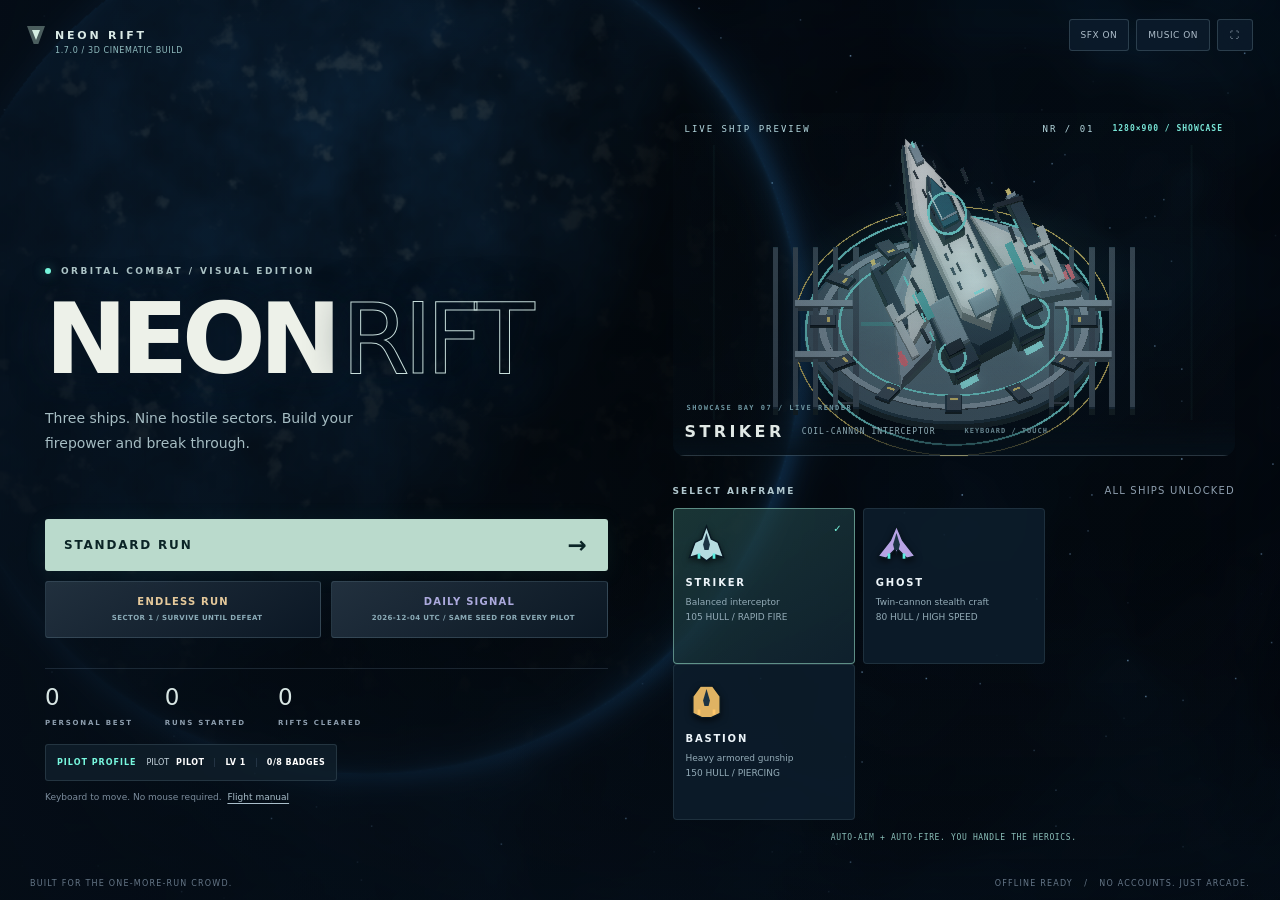
<file: index.html>
<!doctype html>
<html lang="en">
<head>
<meta charset="utf-8">
<meta name="viewport" content="width=device-width,initial-scale=1,viewport-fit=cover">
<meta name="theme-color" content="#080c16">
<meta name="description" content="A complete, offline arcade survival game. Nine sectors. Three bosses. One more run.">
<title>NEON RIFT - Arcade Survival</title>
<meta name="application-version" content="1.7.0">
<link rel="icon" href="data:image/svg+xml,%3Csvg xmlns='http://www.w3.org/2000/svg' viewBox='0 0 64 64'%3E%3Crect width='64' height='64' rx='12' fill='%23080c16'/%3E%3Cpath d='M32 8 54 52 32 42 10 52Z' fill='%2317353b' stroke='%2378f8df' stroke-width='3'/%3E%3Cpath d='m32 22 6 15H26Z' fill='%23e3fff8'/%3E%3C/svg%3E">
<style>
:root{color-scheme:dark;--bg:#080c16;--panel:rgba(12,19,32,.95);--line:rgba(161,196,227,.15);--text:#edf5fa;--muted:#8d9eae;--cyan:#78f8df;--blue:#6eb8ff;--gold:#ffd78b;--pink:#ff678e;--font:Inter,ui-sans-serif,system-ui,-apple-system,BlinkMacSystemFont,"Segoe UI",sans-serif}
*{box-sizing:border-box}html,body{margin:0;width:100%;height:100%;overflow:hidden;background:var(--bg);font-family:var(--font);color:var(--text);-webkit-tap-highlight-color:transparent}body{overscroll-behavior:none}button{font:inherit;cursor:pointer;color:inherit;border:0;touch-action:manipulation}button:focus-visible{outline:2px solid var(--cyan);outline-offset:5px}button:disabled{cursor:default;opacity:.35}button,input{user-select:none}canvas{position:fixed;inset:0;width:100%;height:100%;display:block;touch-action:none}button{transition:background .15s,border-color .15s,transform .15s,opacity .15s}button:active:not(:disabled){transform:translateY(1px)}[hidden]{display:none!important}
#vignette{position:fixed;inset:0;pointer-events:none;box-shadow:inset 0 0 160px rgba(0,0,0,.32)}.brand{display:flex;align-items:center;gap:10px;font-size:14px;font-weight:850;letter-spacing:.23em}.brand-mark{width:22px;height:22px;border:2px solid var(--cyan);transform:rotate(-35deg);position:relative;box-shadow:0 0 20px #78f8df15}.brand-mark:after{content:"";position:absolute;width:8px;height:8px;background:var(--cyan);inset:5px}.tag{font-size:10px;font-weight:750;letter-spacing:.2em;color:var(--cyan);text-transform:uppercase}.muted{color:var(--muted)}.mono{font-variant-numeric:tabular-nums}.topbar{position:fixed;left:30px;right:30px;top:max(24px,env(safe-area-inset-top));display:flex;align-items:center;justify-content:space-between;z-index:35;pointer-events:none}.topbar>*{pointer-events:auto}.tools{display:flex;gap:7px}.tool{height:34px;min-width:36px;border:1px solid var(--line);border-radius:8px;background:#101927b5;color:#adbdca;font-size:11px;font-weight:700;padding:0 11px;backdrop-filter:blur(10px)}.tool:hover{background:#213246;color:var(--text)}
.screen{position:fixed;inset:0;display:flex;align-items:center;justify-content:center;padding:84px 24px 24px;z-index:20;background:rgba(5,10,19,.52);backdrop-filter:blur(7px);overflow:auto}.screen>.home-layout,.screen>.panel{margin-top:auto;margin-bottom:auto}.screen.home{background:linear-gradient(90deg,rgba(6,11,20,.88),rgba(6,11,20,.35));backdrop-filter:none}.home-layout{width:min(1100px,100%);display:grid;grid-template-columns:1.1fr .8fr;gap:80px;align-items:center}.eyebrow{display:flex;align-items:center;gap:10px;margin-bottom:22px}.live-dot{width:6px;height:6px;background:var(--cyan);border-radius:50%;box-shadow:0 0 12px #78f8df80}h1{font-size:clamp(58px,7.4vw,102px);font-weight:900;letter-spacing:-.065em;line-height:.89;margin:0 0 22px}h1 span{color:var(--cyan);display:block}h2{font-size:34px;letter-spacing:-.04em;line-height:1.12;margin:9px 0 12px;font-weight:850}.home-copy{max-width:435px;font-size:15px;line-height:1.7;color:#a6b7c6;margin:0 0 26px}.primary{display:flex;align-items:center;justify-content:center;gap:22px;background:var(--cyan);color:#07221f;font-weight:850;font-size:14px;padding:17px 25px;border-radius:9px;box-shadow:0 5px 35px #78f8df12}.primary:hover{background:#a7ffeb;box-shadow:0 5px 40px #78f8df26}.primary .arrow{font-size:23px;line-height:12px}.start-row{display:flex;align-items:center;gap:22px}.start-note{font-size:11px;color:var(--muted);line-height:1.7}.home-stats{display:flex;gap:30px;border-top:1px solid var(--line);padding-top:22px;margin-top:32px}.home-stat strong{font-size:23px;letter-spacing:-.04em;display:block;font-variant-numeric:tabular-nums}.home-stat span{font-size:9px;letter-spacing:.14em;color:var(--muted);font-weight:700}.hangar{background:linear-gradient(145deg,#172437a8,#0c152180);padding:24px;border:1px solid var(--line);border-radius:16px;backdrop-filter:blur(15px);position:relative}.hangar-head{display:flex;justify-content:space-between;align-items:center;margin-bottom:18px}.hangar-head .muted{font-size:10px;letter-spacing:.12em}.rig{width:100%;text-align:left;display:flex;gap:15px;align-items:center;background:transparent;border:1px solid transparent;border-bottom-color:var(--line);padding:15px 12px;border-radius:9px;margin:5px 0}.rig:hover{background:#1a2c3b90}.rig[aria-pressed=true]{background:#78f8df0a;border-color:#78f8df55}.rig svg{flex:none;width:43px;height:43px;filter:drop-shadow(0 0 9px #78f8df35)}.rig strong{font-size:13px;letter-spacing:.035em;display:block;margin-bottom:5px}.rig small{color:var(--muted);font-size:11px;line-height:1.5;display:block}.rig .check{margin-left:auto;font-size:14px;color:var(--cyan);opacity:0}.rig[aria-pressed=true] .check{opacity:1}.controls-mini{margin-top:19px;padding-top:16px;border-top:1px solid var(--line);display:grid;grid-template-columns:1fr 1fr;gap:11px;font-size:10px;color:var(--muted)}kbd{font-family:inherit;font-size:10px;display:inline-flex;align-items:center;justify-content:center;padding:3px 5px;border:1px solid #68809340;background:#0a111d;border-radius:4px;color:#d0dee7;min-width:22px;margin-right:5px;white-space:nowrap}.auto-note{font-size:10px;color:var(--cyan);letter-spacing:.03em;text-align:center;margin:19px 0 0}.footer-note{position:fixed;bottom:17px;left:30px;right:30px;display:flex;justify-content:space-between;color:#657687;font-size:9px;letter-spacing:.14em;pointer-events:none;z-index:21}.panel{width:min(540px,100%);background:var(--panel);padding:34px;border:1px solid var(--line);border-radius:17px;box-shadow:0 30px 100px #0008}.panel p{font-size:13px;line-height:1.7;color:var(--muted)}.panel .primary{width:100%;margin-top:24px}.secondary{display:flex;align-items:center;justify-content:center;width:100%;padding:13px 18px;background:#1a2839;border:1px solid var(--line);border-radius:8px;color:#c8d7e2;font-weight:650;font-size:12px;margin-top:10px}.secondary:hover{background:#26394c}.pause-keys{display:grid;grid-template-columns:1fr 1fr;gap:15px 10px;margin:24px 0;font-size:12px;color:#b1c0cc}.setting{display:flex;justify-content:space-between;align-items:center;border-top:1px solid var(--line);padding:13px 0;font-size:12px}.setting button{background:#243549;border-radius:6px;padding:7px 11px;color:var(--cyan);font-size:11px}.upgrade-panel{width:min(940px,100%);padding:30px}.upgrade-header{display:flex;align-items:end;justify-content:space-between;gap:20px;margin-bottom:24px}.upgrade-header p{margin:0}.patch{font-size:11px;color:var(--cyan);padding:9px 12px;background:#78f8df0a;border:1px solid #78f8df25;border-radius:7px;white-space:nowrap}.upgrade-cards{display:grid;grid-template-columns:repeat(3,1fr);gap:13px}.upgrade-card{display:flex;flex-direction:column;position:relative;align-items:start;text-align:left;padding:24px 20px;background:linear-gradient(145deg,#1a2c3f,#111c2c);border:1px solid #8cb4d52b;border-radius:11px;min-height:242px}.upgrade-card:hover{transform:translateY(-4px);border-color:var(--cyan);background:linear-gradient(145deg,#233f4d,#152633)}.upgrade-icon{font-size:28px;color:var(--cyan);height:42px;font-weight:500}.upgrade-card .key{position:absolute;right:17px;top:19px}.upgrade-card .category{font-size:9px;color:var(--cyan);letter-spacing:.15em;font-weight:750;margin:12px 0 8px}.upgrade-card strong{font-size:17px;letter-spacing:-.02em;line-height:1.25}.upgrade-card p{font-size:12px;color:#a9bdce;line-height:1.65;flex:1;margin:10px 0 15px}.rank{font-size:10px;font-weight:700;color:#d0dce6;border-top:1px solid var(--line);padding-top:12px;width:100%;display:flex;align-items:center;justify-content:space-between}.rank-pips{display:flex;gap:4px}.rank-pip{width:15px;height:3px;background:#344658}.rank-pip.filled{background:var(--cyan)}.upgrade-bottom{display:flex;justify-content:space-between;align-items:center;gap:15px;margin-top:22px;font-size:11px;color:var(--muted)}.reroll{background:transparent;border:1px solid var(--line);border-radius:7px;color:#cad8e2;padding:9px 13px;font-size:11px}.reroll:hover{background:#213045}.result-score{font-size:62px;font-weight:850;letter-spacing:-.06em;line-height:1;margin:25px 0 9px}.record-flag{font-size:10px;font-weight:750;letter-spacing:.15em;color:var(--gold);height:15px}.result-stats{display:grid;grid-template-columns:repeat(3,1fr);border-top:1px solid var(--line);border-bottom:1px solid var(--line);padding:18px 0;margin-top:22px;gap:16px}.result-stats strong{display:block;font-size:22px;font-variant-numeric:tabular-nums}.result-stats span{font-size:9px;letter-spacing:.1em;color:var(--muted)}.result-build{display:flex;flex-wrap:wrap;gap:6px;margin-top:20px}.build-chip{font-size:9px;background:#1d2d3f;border:1px solid var(--line);padding:6px 8px;border-radius:4px;color:#bdd1df}
#hud{position:fixed;inset:0;pointer-events:none;z-index:10}.hud-top{position:absolute;top:max(82px,calc(env(safe-area-inset-top) + 60px));left:30px;right:30px;display:flex;justify-content:space-between;align-items:flex-start}.status{width:220px}.status-top{display:flex;justify-content:space-between;font-size:10px;letter-spacing:.12em;color:#b7c9d4;font-weight:750;margin-bottom:8px}.bar{height:6px;background:#223344aa;border-radius:4px;overflow:hidden}.bar-fill{height:100%;border-radius:4px;width:100%;transition:width .1s linear;background:var(--cyan);box-shadow:0 0 15px #78f8df40}.status-bottom{margin-top:8px;display:flex;justify-content:space-between;font-size:9px;color:var(--muted);font-weight:650}.score-block{text-align:right}.score-label{font-size:9px;letter-spacing:.2em;color:var(--muted);font-weight:750}.score-value{font-size:29px;line-height:1.1;letter-spacing:-.045em;font-weight:800;margin-top:5px}.combo{font-size:11px;color:var(--gold);font-weight:800;margin-top:7px;height:14px}.sector{position:absolute;top:max(30px,env(safe-area-inset-top));left:50%;transform:translateX(-50%);text-align:center}.sector .tag{color:#c3d0db;font-size:10px}.sector-name{font-size:9px;letter-spacing:.14em;margin-top:6px;color:var(--muted)}.sector-progress{width:145px;margin:9px auto 0;height:3px;background:#243449;overflow:hidden;border-radius:3px}.sector-progress div{height:100%;width:0;background:var(--cyan);transition:width .2s linear}.hud-bottom{position:absolute;bottom:max(25px,env(safe-area-inset-bottom));left:50%;transform:translateX(-50%);display:flex;align-items:center;gap:12px}.ability{pointer-events:auto;position:relative;display:flex;align-items:center;gap:10px;text-align:left;border:1px solid var(--line);background:#0e1828ed;border-radius:10px;padding:11px 16px;min-width:145px;box-shadow:0 5px 25px #0003;overflow:hidden;touch-action:none}.ability:before{content:"";position:absolute;bottom:0;left:0;height:3px;width:var(--fill,100%);background:var(--accent,var(--cyan))}.ability-icon{font-size:22px;line-height:1;color:var(--accent,var(--cyan))}.ability strong{font-size:10px;letter-spacing:.12em;display:block}.ability small{font-size:9px;color:var(--muted);display:block;margin-top:4px}.ability kbd{margin-left:8px;margin-right:0}.ability.ready{border-color:#78f8df75;background:#112d31ef}.ability.ready:before{box-shadow:0 0 15px var(--accent,var(--cyan))}#overdriveBtn{--accent:var(--gold)}#overdriveBtn.ready{border-color:#ffd78b70;background:#332b1ded}#bossHud{position:absolute;top:92px;left:50%;transform:translateX(-50%);width:min(340px,34vw);text-align:center}#bossName{font-size:9px;letter-spacing:.2em;color:var(--pink);font-weight:800;margin-bottom:8px}#bossHud .bar{height:5px}#bossFill{background:var(--pink)}#banner{position:fixed;top:36%;left:50%;transform:translate(-50%,-50%);text-align:center;pointer-events:none;z-index:12;opacity:0;transition:opacity .25s;min-width:270px}#banner.visible{opacity:1}#bannerSmall{font-size:10px;letter-spacing:.3em;color:var(--cyan);font-weight:750;text-shadow:0 2px 15px #000}#bannerTitle{font-size:clamp(26px,4vw,46px);font-weight:900;letter-spacing:-.03em;color:#fff;margin-top:9px;text-shadow:0 3px 30px #000,0 1px 3px #000}#toast{position:fixed;top:180px;left:50%;transform:translateX(-50%);z-index:25;background:#172739ec;border:1px solid #45607680;border-radius:8px;padding:10px 16px;color:#e9f5fb;font-size:11px;text-align:center;pointer-events:none;opacity:0;transition:opacity .2s;max-width:85%}#toast.visible{opacity:1}.home-help{margin-top:20px;font-size:10px;color:#7b8c9c}.home-help button{font-size:10px;background:none;color:#aabfcb;text-decoration:underline;text-underline-offset:3px;padding:0}.touch-note{display:none}#joystick{position:fixed;width:110px;height:110px;border-radius:50%;border:1px solid #78f8df45;background:#78f8df07;pointer-events:none;z-index:12}#joystickKnob{position:absolute;width:42px;height:42px;left:33px;top:33px;background:#78f8df22;border:1px solid #78f8df75;border-radius:50%}.touch-hint{display:none;position:absolute;bottom:65px;left:24px;max-width:135px;font-size:10px;line-height:1.6;color:#829bab}.fatal{position:fixed;inset:0;z-index:100;display:flex;align-items:center;justify-content:center;background:#080c16;padding:30px}.fatal p{max-width:500px;line-height:1.7}
@media(max-width:800px){.topbar{left:20px;right:20px;top:max(17px,env(safe-area-inset-top))}.brand{font-size:12px}.home-layout{gap:28px;grid-template-columns:1fr .9fr}.hangar{padding:17px}h1{font-size:68px}.home-copy{font-size:13px}.home-stats{gap:25px;margin-top:25px}.rig{padding:12px 7px;gap:9px}.rig svg{width:32px}.rig strong{font-size:12px}.rig small{font-size:10px}.controls-mini{grid-template-columns:1fr}.screen{padding-top:75px}.footer-note{left:20px;right:20px}.status{width:170px}.hud-top{left:20px;right:20px}.sector{top:25px}.upgrade-panel{padding:24px}.upgrade-card{padding:20px 15px}.upgrade-card strong{font-size:16px}.upgrade-header h2{font-size:28px}.upgrade-header p{font-size:12px}.ability{min-width:130px}}
@media(max-width:600px){.screen{padding:72px 18px 24px;align-items:flex-start}.home-layout{display:block;max-width:420px;margin:auto}.eyebrow{margin-bottom:15px}h1{font-size:66px;line-height:.9;margin-bottom:15px}h1 span{display:inline;margin-left:10px}.home-copy{font-size:12px;margin-bottom:19px;max-width:360px}.home-stats{display:none}.start-row .primary{padding:14px 22px}.start-note{font-size:10px}.hangar{margin-top:23px;padding:14px;border-radius:12px}.hangar-head{margin-bottom:6px}.rig{padding:9px 8px;margin:3px 0}.rig small{font-size:10px}.rig svg{width:34px;height:34px}.auto-note{margin:10px 0 0;font-size:9px}.controls-mini{display:none}.home-help{margin-top:14px}.footer-note{display:none}.brand{letter-spacing:.12em;font-size:11px}.brand-mark{width:18px;height:18px}.brand-mark:after{width:6px;height:6px;inset:4px}.tools{gap:5px}.tool{padding:0 8px;height:30px;min-width:31px;font-size:10px}#musicBtn,#fullBtn{display:none}.hud-top{top:77px;left:18px;right:18px}.status{width:150px}.status-top{white-space:nowrap}.status-top span:first-child{font-size:0}.status-top span:first-child:after{content:"HULL";font-size:9px}.score-value{font-size:24px}.status-top{font-size:9px}.status-bottom{font-size:7px;letter-spacing:0}.score-label{font-size:8px}.sector{top:20px}.sector .tag{font-size:8px}.sector-name{font-size:7px;max-width:115px}.sector-progress{width:85px}.in-game .brand{font-size:0;gap:0}.sector{max-width:135px}#bossHud{top:138px;width:60vw}#banner{top:39%}.panel{padding:25px;margin:auto}.upgrade-panel{padding:21px}.upgrade-header{display:block;margin-bottom:16px}.upgrade-header h2{font-size:27px}.patch{display:inline-block;margin-top:13px;font-size:10px}.upgrade-cards{grid-template-columns:1fr;gap:9px}.upgrade-card{min-height:0;padding:14px 15px 13px 59px}.upgrade-icon{position:absolute;left:18px;top:20px;font-size:23px}.upgrade-card .category{margin:0 0 5px;font-size:8px}.upgrade-card strong{font-size:14px}.upgrade-card p{font-size:11px;line-height:1.4;margin:7px 0 10px}.upgrade-card .key{top:13px;right:10px}.rank{font-size:9px;padding-top:9px}.rank-pip{width:11px}.upgrade-bottom{font-size:10px;margin-top:14px;gap:9px}.reroll{font-size:10px;padding:8px 10px}.hud-bottom{gap:8px;bottom:20px}.ability{min-width:105px;padding:10px;gap:7px}.ability strong{font-size:9px}.ability kbd{font-size:8px;margin-left:3px}.ability-icon{font-size:18px}.touch-hint{left:20px;font-size:9px;max-width:100px}.result-score{font-size:53px}.result-stats strong{font-size:20px}.result-stats span{font-size:8px}#toast{top:185px}.pause-keys{font-size:11px;gap:13px 7px}}
@media(max-height:640px) and (min-width:601px){.screen{padding-top:65px;padding-bottom:15px}.home-layout{gap:40px;max-width:950px}h1{font-size:65px;margin-bottom:17px}.eyebrow{margin-bottom:13px}.home-copy{font-size:12px;margin-bottom:18px}.home-stats{margin-top:22px;padding-top:15px}.home-stat strong{font-size:19px}.hangar{padding:16px}.rig{padding:10px}.controls-mini{margin-top:12px;padding-top:12px;gap:8px}.auto-note{margin-top:13px}.home-help{margin-top:12px}.footer-note{display:none}.panel{padding:23px}.pause-keys{margin:15px 0;gap:10px}.setting{padding:9px 0}.panel .primary{margin-top:16px}.upgrade-card{min-height:205px;padding:17px}.upgrade-icon{height:30px;font-size:24px}.upgrade-card p{font-size:11px}.upgrade-header{margin-bottom:16px}.upgrade-bottom{margin-top:15px}.result-score{margin-top:15px;font-size:48px}.result-stats{margin-top:15px;padding:13px 0}.result-build{margin-top:12px}.hud-bottom{bottom:15px}.hud-top{top:70px}}
@media(prefers-reduced-motion:reduce){*{transition:none!important}}
/* Phone controls: independent pointers, safe-area spacing, and reachable menus. */
:root{--phone-edge:16px;--stick-size:120px;--view-height:100dvh}
.screen,#hud{bottom:auto;height:var(--view-height,100vh)}
.screen{overscroll-behavior:contain;-webkit-overflow-scrolling:touch}
#movePad{position:absolute;left:calc(var(--phone-edge) + env(safe-area-inset-left,0px));bottom:calc(22px + env(safe-area-inset-bottom,0px));width:var(--stick-size);height:var(--stick-size);border-radius:50%;border:1px solid #78f8df55;background:radial-gradient(circle,#78f8df09 25%,#0c1827cc 70%);pointer-events:auto;touch-action:none;-webkit-user-select:none;user-select:none;-webkit-touch-callout:none;box-shadow:0 4px 30px #0004}
#movePad:before,#movePad:after{content:"";position:absolute;pointer-events:none;background:#78f8df19}
#movePad:before{left:50%;top:12px;bottom:12px;width:1px}#movePad:after{top:50%;left:12px;right:12px;height:1px}
#moveKnob{position:absolute;left:calc(50% - 23px);top:calc(50% - 23px);width:46px;height:46px;border:1px solid #aaffee8a;background:#78f8df24;border-radius:50%;pointer-events:none;box-shadow:inset 0 0 16px #78f8df11}
#movePad.active{border-color:#b0ffedb3;background:radial-gradient(circle,#78f8df18,#0c1827dc)}
#moveCaption{position:absolute;bottom:10px;width:100%;text-align:center;font-size:8px;font-weight:750;letter-spacing:.18em;color:#a7d5cc;pointer-events:none}
#movePad.active #moveCaption{opacity:0}
.phone-setting{display:none}.mobile-controls .phone-setting{display:flex}
.mobile-controls .touch-note{display:block}.mobile-controls .desktop-note,.mobile-controls .controls-mini,.mobile-controls .pause-keys{display:none}
.mobile-controls .screen{padding:calc(76px + env(safe-area-inset-top,0px)) calc(16px + env(safe-area-inset-right,0px)) calc(22px + env(safe-area-inset-bottom,0px)) calc(16px + env(safe-area-inset-left,0px));align-items:flex-start}
.mobile-controls .screen>.home-layout,.mobile-controls .screen>.panel{margin:auto}
.mobile-controls .topbar{left:calc(var(--phone-edge) + env(safe-area-inset-left,0px));right:calc(var(--phone-edge) + env(safe-area-inset-right,0px));top:calc(10px + env(safe-area-inset-top,0px))}
.mobile-controls .tools{gap:6px}.mobile-controls .tool{min-width:44px;min-height:44px;height:44px;padding:0 10px;font-size:11px}
.mobile-controls #pauseBtn{min-width:58px;font-size:10px;letter-spacing:.05em}
.mobile-controls #musicBtn,.mobile-controls #fullBtn{display:none}
.mobile-controls .brand{font-size:11px;letter-spacing:.13em}.mobile-controls.in-game .brand{font-size:0;gap:0}
.mobile-controls .hud-top{left:calc(var(--phone-edge) + env(safe-area-inset-left,0px));right:calc(var(--phone-edge) + env(safe-area-inset-right,0px));top:calc(75px + env(safe-area-inset-top,0px))}
.mobile-controls .status{width:min(158px,43vw)}.mobile-controls .status-top{font-size:10px}.mobile-controls .status-top span:first-child{font-size:0}.mobile-controls .status-top span:first-child:after{content:"HULL";font-size:9px}
.mobile-controls .score-value{font-size:23px}.mobile-controls .status-bottom{font-size:8px}.mobile-controls .score-label{font-size:8px}
.mobile-controls .sector{top:calc(17px + env(safe-area-inset-top,0px));left:41%;max-width:135px}.mobile-controls .sector .tag{font-size:8px}.mobile-controls .sector-name{font-size:7px}.mobile-controls .sector-progress{width:88px;margin-top:6px}
.mobile-controls #bossHud{top:calc(143px + env(safe-area-inset-top,0px));width:min(340px,72vw)}
.mobile-controls .hud-bottom{left:auto;right:calc(var(--phone-edge) + env(safe-area-inset-right,0px));bottom:calc(22px + env(safe-area-inset-bottom,0px));transform:none;gap:9px;align-items:flex-end}
.mobile-controls .ability{min-width:0;width:76px;height:76px;min-height:76px;padding:8px 4px;gap:4px;border-radius:22px;display:flex;flex-direction:column;justify-content:center;align-items:center;text-align:center;-webkit-touch-callout:none;user-select:none;touch-action:none}
.mobile-controls .ability-icon{display:block;font-size:23px;line-height:23px}.mobile-controls .ability kbd{display:none}.mobile-controls .ability strong{font-size:9px;letter-spacing:.055em}.mobile-controls .ability small{font-size:8px;margin-top:4px;white-space:normal;max-width:70px}
.mobile-controls .ability.pressed{transform:scale(.95);border-color:var(--accent,var(--cyan));background:#214238}
.mobile-controls .ability[aria-disabled=true]{opacity:.63}.mobile-controls .ability[aria-disabled=false]{opacity:1}
.mobile-controls.left-handed #movePad{left:auto;right:calc(var(--phone-edge) + env(safe-area-inset-right,0px))}
.mobile-controls.left-handed .hud-bottom{right:auto;left:calc(var(--phone-edge) + env(safe-area-inset-left,0px))}
.mobile-controls .touch-hint{display:block;left:calc(var(--phone-edge) + env(safe-area-inset-left,0px));bottom:calc(var(--stick-size) + 36px + env(safe-area-inset-bottom,0px));max-width:145px;font-size:9px;line-height:1.7;letter-spacing:.03em}
.mobile-controls.left-handed .touch-hint{left:auto;right:calc(var(--phone-edge) + env(safe-area-inset-right,0px));text-align:right}
.mobile-controls .setting{gap:15px;min-height:56px}.mobile-controls .setting button{min-width:64px;min-height:44px;padding:10px 12px}
.mobile-controls .secondary,.mobile-controls .reroll{min-height:44px}.mobile-controls .home-help button{min-height:44px;padding:10px 3px;display:inline-block}.mobile-controls .home-help{margin-top:6px}.mobile-controls .home-help .touch-note{display:inline}
.mobile-controls .footer-note{display:none}.mobile-controls #toast{top:calc(191px + env(safe-area-inset-top,0px));max-width:85vw}
.mobile-controls .panel{padding:22px}.mobile-controls .panel h2{font-size:29px}.mobile-controls .panel p{font-size:12px}.mobile-controls .panel .primary{min-height:48px}
.mobile-controls .upgrade-card{touch-action:pan-y}.mobile-controls .upgrade-card:hover{transform:none}
.mobile-controls .upgrade-bottom{flex-wrap:wrap}.mobile-controls #soundBtn{white-space:nowrap}
@media(max-width:360px){.mobile-controls{--phone-edge:12px;--stick-size:108px}.mobile-controls .ability{width:70px;height:74px;min-height:74px}.mobile-controls .hud-bottom{gap:7px}.mobile-controls .sector{left:37%}.mobile-controls .brand{font-size:10px}.mobile-controls .home-copy{font-size:11px}.mobile-controls h1{font-size:56px}.mobile-controls h1 span{margin-left:6px}.mobile-controls .start-row{gap:10px}.mobile-controls .start-row .primary{font-size:12px;padding:14px 15px}.mobile-controls .start-note{font-size:9px}.mobile-controls .panel{padding:18px}}
@media(orientation:landscape) and (max-height:540px){
 .mobile-controls{--stick-size:110px}.mobile-controls .screen{padding-top:calc(65px + env(safe-area-inset-top,0px));padding-bottom:calc(16px + env(safe-area-inset-bottom,0px))}
 .mobile-controls .topbar{top:calc(6px + env(safe-area-inset-top,0px))}.mobile-controls .hud-top{top:calc(58px + env(safe-area-inset-top,0px))}.mobile-controls .sector{top:calc(10px + env(safe-area-inset-top,0px));left:50%;max-width:180px}
 .mobile-controls #bossHud{top:calc(78px + env(safe-area-inset-top,0px));width:34vw}.mobile-controls .sector-name{display:none}
 .mobile-controls .hud-bottom,#movePad{bottom:calc(16px + env(safe-area-inset-bottom,0px))}.mobile-controls .touch-hint{bottom:calc(136px + env(safe-area-inset-bottom,0px))}
 .mobile-controls #toast{top:116px;font-size:10px}.mobile-controls #banner{top:43%}.mobile-controls #bannerTitle{font-size:27px}
 .mobile-controls .home-layout{display:grid;grid-template-columns:1fr 1fr;gap:25px;max-width:900px}.mobile-controls h1{font-size:53px;margin-bottom:12px}.mobile-controls .home-copy{font-size:11px;margin-bottom:12px}.mobile-controls .eyebrow{margin-bottom:12px}.mobile-controls .eyebrow .tag{font-size:8px}.mobile-controls .home-stats{display:none}
 .mobile-controls .hangar{margin-top:0;padding:12px}.mobile-controls .rig{padding:8px 5px}.mobile-controls .rig svg{width:30px;height:30px}.mobile-controls .rig strong{font-size:11px}.mobile-controls .rig small{font-size:9px}.mobile-controls .auto-note{font-size:8px}.mobile-controls .start-row{gap:10px}.mobile-controls .start-row .primary{font-size:11px;padding:14px}.mobile-controls .start-note{font-size:8px}
 .mobile-controls .upgrade-cards{grid-template-columns:repeat(3,1fr)}.mobile-controls .upgrade-card{min-height:200px;padding:15px}.mobile-controls .upgrade-icon{position:static;font-size:23px}.mobile-controls .upgrade-card strong{font-size:14px}.mobile-controls .upgrade-card p{font-size:11px}.mobile-controls .upgrade-header{margin-bottom:13px}.mobile-controls .upgrade-panel{padding:18px}
}


/* NEON RIFT 1.2 career / playtest layer */
.career-strip{display:flex;align-items:center;gap:10px;flex-wrap:wrap;margin-top:18px;padding:11px 12px;border:1px solid var(--line);background:#0d1724b8;border-radius:9px;width:max-content;max-width:100%}.career-strip button{background:transparent;color:var(--cyan);font-size:10px;font-weight:800;letter-spacing:.12em;padding:4px 0}.career-chip{display:flex;align-items:center;gap:7px;font-size:10px;color:#cbd9e2}.career-chip b{color:#fff;letter-spacing:.06em}.career-chip+.career-chip{padding-left:10px;border-left:1px solid var(--line)}
.career-panel{width:min(980px,100%);padding:28px}.career-head{display:flex;justify-content:space-between;align-items:flex-start;gap:20px;margin-bottom:22px}.career-head h2{margin-bottom:5px}.career-status{font-size:9px;letter-spacing:.13em;color:var(--cyan);border:1px solid #78f8df2e;background:#78f8df08;border-radius:6px;padding:8px 10px;white-space:nowrap}.career-grid{display:grid;grid-template-columns:minmax(260px,.8fr) minmax(320px,1.2fr);gap:18px}.career-card{border:1px solid var(--line);background:#101b2ad9;border-radius:12px;padding:18px;min-width:0}.career-card h3{font-size:11px;letter-spacing:.13em;color:#c8d7e2;margin:0 0 13px}.pilot-input{width:100%;background:#09131f;border:1px solid #63809a55;color:#fff;border-radius:8px;padding:12px 13px;font:800 16px/1 var(--font);letter-spacing:.06em;text-transform:uppercase;outline:0}.pilot-input:focus{border-color:var(--cyan);box-shadow:0 0 0 3px #78f8df10}.career-level-row{display:flex;justify-content:space-between;align-items:end;margin-top:17px}.career-level-row strong{font-size:32px;letter-spacing:-.05em}.career-level-row span{font-size:9px;color:var(--muted);letter-spacing:.12em}.xp-track{height:5px;background:#253648;border-radius:99px;overflow:hidden;margin-top:8px}.xp-track>div{height:100%;width:0;background:var(--cyan);box-shadow:0 0 15px #78f8df66}.career-stat-grid{display:grid;grid-template-columns:repeat(2,1fr);gap:8px;margin-top:16px}.career-stat{padding:11px;background:#0a1420;border:1px solid #60798e25;border-radius:8px}.career-stat strong{display:block;font-size:19px}.career-stat span{font-size:8px;letter-spacing:.1em;color:var(--muted)}
.career-actions{display:grid;grid-template-columns:1fr 1fr;gap:8px;margin-top:15px}.career-actions button{margin:0}.career-actions .secondary{padding:10px 12px}.career-section-title{display:flex;align-items:center;justify-content:space-between;gap:10px;margin-bottom:10px}.career-section-title h3{margin:0}.career-section-title span{font-size:9px;color:var(--muted);letter-spacing:.1em}.career-list{display:grid;gap:7px}.career-run{display:grid;grid-template-columns:31px minmax(80px,1fr) auto auto;align-items:center;gap:9px;padding:9px 10px;background:#0a1420;border:1px solid #5f788e24;border-radius:8px;font-size:10px}.career-rank{font-weight:900;color:var(--cyan);font-variant-numeric:tabular-nums}.career-run-main{min-width:0}.career-run-main strong{display:block;white-space:nowrap;overflow:hidden;text-overflow:ellipsis}.career-run-main span{display:block;color:var(--muted);font-size:8px;margin-top:3px}.career-run-score{font-size:15px;font-weight:850;font-variant-numeric:tabular-nums;text-align:right}.career-run-result{font-size:8px;letter-spacing:.1em;padding:4px 6px;border-radius:4px;background:#213246;color:#b9c8d2}.career-run-result.win{background:#78f8df12;color:var(--cyan);border:1px solid #78f8df28}.career-empty{padding:17px 10px;text-align:center;color:var(--muted);font-size:10px;border:1px dashed #7790a42a;border-radius:8px}
.achievement-grid{display:grid;grid-template-columns:repeat(4,1fr);gap:7px}.achievement{min-height:92px;padding:10px;border:1px solid #5f788e25;background:#0a1420;border-radius:8px;opacity:.42}.achievement.unlocked{opacity:1;border-color:#78f8df40;background:#102329}.achievement-icon{font-size:20px;color:var(--cyan);height:28px}.achievement strong{display:block;font-size:9px;letter-spacing:.05em}.achievement span{display:block;font-size:8px;color:var(--muted);line-height:1.4;margin-top:5px}.achievement.unlocked span{color:#a9bdc5}.career-foot{display:flex;justify-content:space-between;align-items:center;gap:12px;margin-top:16px}.career-foot .primary,.career-foot .secondary{margin:0;width:auto}.career-note{font-size:9px;line-height:1.55;color:var(--muted);max-width:570px}.run-bonus{margin-top:13px;padding:10px 12px;border:1px solid #78f8df2a;background:#78f8df08;border-radius:7px;color:#bfe8df;font-size:10px;line-height:1.5}.result-career-actions{display:grid;grid-template-columns:1fr 1fr;gap:8px;margin-top:10px}.result-career-actions .secondary{margin:0}.cloud-board{margin-top:14px;padding-top:13px;border-top:1px solid var(--line)}.cloud-board p{margin:5px 0 0!important;font-size:9px!important}.cloud-online{color:var(--cyan)!important}.cloud-offline{color:#92a3af!important}
@media(max-width:760px){.career-panel{padding:20px}.career-head{display:block}.career-status{display:inline-block;margin-top:10px}.career-grid{grid-template-columns:1fr}.achievement-grid{grid-template-columns:repeat(2,1fr)}.career-foot{display:grid;grid-template-columns:1fr}.career-foot .primary,.career-foot .secondary{width:100%}.career-note{order:2}.career-strip{width:100%;justify-content:space-between}.career-chip+.career-chip{padding-left:0;border-left:0}.career-actions{grid-template-columns:1fr}.result-career-actions{grid-template-columns:1fr}.career-run{grid-template-columns:27px minmax(90px,1fr) auto}.career-run-result{display:none}}
@media(max-width:390px){.career-panel{padding:16px}.achievement-grid{grid-template-columns:1fr 1fr}.career-stat-grid{gap:6px}.career-run-score{font-size:13px}.career-strip{gap:7px;padding:9px}.career-chip{font-size:9px}}


/* NEON RIFT 1.3 - daily challenge, checkpoint, mode and cosmetic progression UI */
.v13-home-actions{display:flex;gap:10px;margin-top:10px;max-width:430px}.v13-home-actions .secondary{margin:0;width:auto;flex:1;min-height:42px;padding:10px 13px;border-color:#78f8df30;background:#101e2dcc}.v13-home-actions .secondary:hover{border-color:#78f8df70;background:#17313b}.v13-home-actions .v13-daily{color:var(--cyan)}.v13-date{display:block;font-size:8px;letter-spacing:.08em;color:var(--muted);margin-top:3px}.v13-resume{color:var(--gold)!important;border-color:#ffd78b35!important}.v13-mode-hud{margin:7px auto 0;min-height:11px;font-size:8px;font-weight:800;letter-spacing:.14em;color:var(--cyan);white-space:nowrap;text-shadow:0 1px 12px #000}.v13-identity{margin:8px 0 13px;font-size:8px;letter-spacing:.11em;color:#788da0;word-break:break-word}.v13-theme{display:flex;justify-content:space-between;align-items:center;gap:12px;border-top:1px solid var(--line);padding-top:15px;margin-top:16px}.v13-theme label{font-size:9px;letter-spacing:.14em;color:var(--muted);font-weight:800}.v13-theme select{max-width:210px;background:#101b2a;border:1px solid var(--line);border-radius:7px;color:#dce9f1;padding:8px 10px;font:700 10px var(--font);outline:none}.v13-theme select:focus-visible{border-color:var(--cyan);box-shadow:0 0 0 2px #78f8df20}.v13-daily-board{border-top:1px solid var(--line);margin-top:16px;padding-top:16px}.v13-daily-board .career-section-title h3{color:var(--gold)}
@media(max-width:600px){.v13-home-actions{gap:7px;max-width:100%}.v13-home-actions .secondary{font-size:9px;padding:9px 8px}.v13-mode-hud{font-size:7px;margin-top:5px}.v13-theme{align-items:flex-start;flex-direction:column}.v13-theme select{width:100%;max-width:none}}
@media(max-height:640px) and (min-width:601px){.v13-home-actions{margin-top:7px}.v13-home-actions .secondary{min-height:34px;padding:7px 10px}.v13-date{display:inline;margin-left:5px}}

.v131-mode-grid{display:grid;grid-template-columns:1fr 1fr;gap:10px;margin-top:10px}.v131-endless{border-color:#ffd78b45;background:#2a2418;color:#ffe4a8}.v131-endless:hover{background:#382e1d}.v131-endless small,.v13-daily small{display:block;margin-left:8px;color:var(--muted);font-size:9px}.v131-pilot-prompt{position:fixed;inset:0;z-index:120;display:flex;align-items:center;justify-content:center;padding:24px;background:rgba(3,7,13,.82);backdrop-filter:blur(12px)}.v131-pilot-card{width:min(440px,100%);background:#0c1421;border:1px solid #78f8df55;border-radius:16px;padding:30px;box-shadow:0 30px 100px #000b}.v131-pilot-card h2{margin-bottom:8px}.v131-pilot-card p{font-size:12px;line-height:1.65;color:var(--muted);margin:0 0 18px}.v131-pilot-input{width:100%;border:1px solid #78f8df55;border-radius:9px;background:#07111d;color:var(--text);font:800 20px/1.2 var(--font);letter-spacing:.08em;padding:15px 16px;text-transform:uppercase;outline:none}.v131-pilot-input:focus{border-color:var(--cyan);box-shadow:0 0 0 3px #78f8df10}.v131-pilot-error{height:18px;margin:8px 0 0;color:var(--pink);font-size:10px;letter-spacing:.08em}.v131-pilot-actions{display:grid;grid-template-columns:1fr auto;gap:10px;margin-top:15px}.v131-pilot-actions .primary,.v131-pilot-actions .secondary{margin:0}.v131-endless-board{margin-top:18px}.v131-postwin-endless{border-color:#ffd78b66!important;background:#332a1d!important;color:#ffe8b2!important;font-weight:800}.v131-postwin-note{font-size:10px;color:var(--gold);text-align:center;margin:10px 0 2px;letter-spacing:.05em}@media(max-width:700px){.v131-mode-grid{grid-template-columns:1fr}.v131-pilot-card{padding:24px}.v131-pilot-actions{grid-template-columns:1fr}.v131-pilot-actions .secondary{order:2}}

/* Neon Rift 1.5 - a new composition, not an overlay on the old hangar. */
:root{--nr-zone:#62dfdb;--nr-line:rgba(155,189,205,.24);--nr-ink:#0b151f;--nr-metal:#c6d5d7}
#nrScene{position:fixed;inset:0;width:100%;height:100%;pointer-events:none;z-index:0}#game{z-index:1}#vignette{z-index:2;box-shadow:inset 0 0 130px #03091366}
body.nr15{background:#070e17}body.nr15 .screen.home{background:linear-gradient(90deg,#050e18d9,#07111c18 70%),linear-gradient(0deg,#050e1870,transparent 40%);padding:90px 38px 35px}
body.nr15 .home-layout{display:grid;width:min(1190px,100%);grid-template-columns:1fr 1fr;grid-template-areas:'intro preview' 'modes hangar';gap:22px 65px;align-items:center}
.nr-intro{grid-area:intro;align-self:end}.nr-modes{grid-area:modes}.nr-preview-wrap{grid-area:preview;min-width:0;position:relative}.nr-hangar{grid-area:hangar}
body.nr15 .eyebrow{margin-bottom:18px;gap:10px}body.nr15 .eyebrow .tag{font-size:9px;letter-spacing:2.4px;color:#b1c9cb}
body.nr15 h1{font-size:clamp(65px,7.7vw,109px);font-weight:850;letter-spacing:-.065em;line-height:.92;margin-bottom:21px;color:#edf1e9;text-shadow:0 2px 40px #081421}
body.nr15 h1 span{color:transparent;-webkit-text-stroke:1px #c7dedb;display:inline;margin-left:.06em;font-weight:400}
body.nr15 .home-copy{font-size:14px;line-height:1.8;max-width:370px;color:#a6bdc3;margin-bottom:0}
.nr-preview-label{display:flex;justify-content:space-between;font:9px ui-monospace,monospace;letter-spacing:2px;color:#93b6be;margin-top:5px}#nrShipPreview{height:270px;pointer-events:none}.nr-preview-caption{display:flex;align-items:center;gap:17px;border-bottom:1px solid var(--nr-line);padding:0 0 13px}.nr-preview-caption strong{font-size:16px;letter-spacing:3.4px;color:#e0e8e5}.nr-preview-caption span{font:8px ui-monospace,monospace;letter-spacing:1px;color:#91aeb7}#nrRenderNote{font:10px/1.6 ui-monospace,monospace;color:#e4b68a;margin:5px 0 0;min-height:0}#nrRenderNote:empty{display:none}
body.nr15 .hangar{padding:0;background:none;backdrop-filter:none;border:0;box-shadow:none;border-radius:0}.nr-hangar .hangar-head{margin:7px 0 12px}.nr-hangar .hangar-head .tag{font-size:9px;color:#b1c8cf;letter-spacing:2px}.nr-hangar .rig{display:inline-flex;flex-direction:column;width:calc((100% - 16px)/3);vertical-align:top;align-items:flex-start;margin:0 3px 0 0;padding:15px 12px;gap:12px;background:#0d1d2ce6;border:1px solid #59707f40;border-radius:4px;position:relative;min-height:156px}.nr-hangar .rig:last-of-type{margin-right:0}.nr-hangar .rig svg{height:41px;width:41px;filter:drop-shadow(0 3px 3px #0008)}.nr-hangar .rig strong{font-size:10px;letter-spacing:1.8px;margin-bottom:7px}.nr-hangar .rig small{font-size:9px;line-height:1.65;color:#94acb8}.nr-hangar .rig .check{position:absolute;right:12px;top:14px;font-size:10px}.nr-hangar .rig[aria-pressed=true]{border-color:#9ee5d188;background:linear-gradient(145deg,#29524f9e,#102330e8)}.nr-hangar .rig:hover{background:#284451c4;transform:translateY(-2px)}.nr-hangar .controls-mini{display:none}.nr-hangar .auto-note{margin:13px 0 0;font:8px ui-monospace,monospace;letter-spacing:.65px;color:#8bbfb9}
body.nr15 .start-row{gap:14px;margin-top:0}body.nr15 .primary{border-radius:3px;background:#badacc;color:#0b2426;font-size:11px;letter-spacing:1.8px;padding:16px 19px;box-shadow:0 3px 25px #52dbbc13}body.nr15 .primary:hover{background:#def2e5}.nr-modes #startBtn{width:100%;justify-content:space-between;height:52px;font-size:12px}.nr-modes .start-note{display:none}.nr-modes .v131-mode-grid{gap:10px;margin-top:10px}.nr-modes .v131-mode-grid .secondary{border-radius:3px;margin:0;background:linear-gradient(145deg,#243442eb,#0c1926ee);border-color:#708f9e42;padding:13px 10px;font-size:10px;letter-spacing:1.2px;min-height:57px}.nr-modes .v131-mode-grid small{font-size:7px;margin-top:7px;letter-spacing:.4px;color:#8babb7}.nr-modes .v131-endless{color:#e5c99b}.nr-modes #dailyRunBtn{color:#acaadd}.nr-modes .home-stats{margin-top:20px;padding-top:15px;gap:32px}.nr-modes .home-stat strong{font-weight:400;font-size:23px;letter-spacing:0;color:#d8e6e4}.nr-modes .home-stat span{font-size:7px;letter-spacing:1.8px}.nr-modes .career-strip{margin-top:15px;padding:9px 11px;border-radius:3px;background:#101f2bd9;border-color:#627e8b44}.nr-modes .career-strip button{font-size:8px;letter-spacing:1px}.nr-modes .career-chip{font-size:8px}.nr-modes .home-help{margin-top:11px;font-size:9px}.nr-modes .home-help button{font-size:9px}body.nr15 .footer-note{font-size:8px;letter-spacing:1.2px;bottom:12px}
body.nr15 .topbar{left:27px;right:27px;top:max(19px,env(safe-area-inset-top))}body.nr15 .brand{font-size:11px;letter-spacing:2.8px;color:#d9e9e5;position:relative;flex-wrap:wrap}body.nr15 .brand-mark{height:18px;width:18px;border:0;background:#b7d6c966;clip-path:polygon(0 0,100% 0,63% 100%,37% 100%);transform:none}body.nr15 .brand-mark:after{inset:4px 5px 4px 5px;background:#d5eee2;width:auto;height:auto;clip-path:polygon(0 0,100% 0,50% 100%)}#nrBuild{position:absolute;left:28px;top:20px;color:#91bdc0;font-size:7px;font-weight:500;letter-spacing:1.15px;white-space:nowrap}body.nr15 .tool{border-radius:3px;font-size:9px;font-weight:500;letter-spacing:.5px;height:32px;background:#0c1c2cd9;border-color:#7d9da74a}
body.nr15 .status,body.nr15 .score-block{background:linear-gradient(110deg,#0b1827e6,#1127378c);border:1px solid #789ba240;border-radius:4px;padding:11px 12px;box-shadow:0 5px 28px #0002;backdrop-filter:blur(8px)}body.nr15 .status{width:234px;border-left:2px solid #9dcaba99}body.nr15 .status-top{font-size:9px;letter-spacing:1px}body.nr15 .status-bottom{font-size:8px;margin-top:7px;color:#8cabb6}body.nr15 .bar{height:5px;border-radius:1px;background:#59717d2e}body.nr15 .bar-fill{border-radius:1px}body.nr15 .score-block{min-width:136px;text-align:right;border-right:2px solid #e1c79677}body.nr15 .score-label{font-size:8px;color:#9bb2bd;letter-spacing:2px}body.nr15 .score-value{font-size:27px;font-weight:450;letter-spacing:0}body.nr15 .combo{font-size:9px;color:#e7c990}
body.nr15 .sector{background:#0c1e2ee0;border:1px solid #7096a137;border-radius:3px;padding:8px 20px;min-width:230px;box-shadow:0 4px 28px #0002;top:17px}body.nr15 .sector .tag{font:9px ui-monospace,monospace;letter-spacing:2px;color:#cfdfdd}body.nr15 .sector-name{font-size:8px;color:#88a9b4}body.nr15 #runModeHud{font-size:7px;letter-spacing:.7px;color:var(--nr-zone);margin-top:5px}body.nr15 .sector-progress{width:100%;height:2px;background:#3d536155}body.nr15 #bossHud{top:104px;width:min(390px,36vw);padding:10px 13px;background:#141d28d4;border:1px solid #d3a2814a;border-radius:3px}body.nr15 #bossName{font:9px ui-monospace,monospace;letter-spacing:1.4px}body.nr15 #bossFill{box-shadow:0 0 12px #ff936470}
body.nr15 .ability{border-radius:4px;background:#0b1b2bef;border-color:#738d9b59;padding:12px 17px}body.nr15 .ability strong{font-size:10px;letter-spacing:1.6px}body.nr15 .ability.ready{background:linear-gradient(150deg,#174343ec,#0b2230ec);border-color:#72d5bf80}body.nr15 #overdriveBtn.ready{background:linear-gradient(150deg,#463520f0,#181f28ee);border-color:#dcb27099}body.nr15 .ability-icon{font-size:26px}body.nr15 #movePad{background:radial-gradient(circle,#3b717744 0%,#173a4744 40%,#0b1a2633 72%);border-color:#accdcd4d;box-shadow:0 0 0 7px #85baba08,inset 0 0 22px #81dfd015}body.nr15 #moveKnob{background:radial-gradient(circle at 35% 30%,#9fbdbbbf,#456b7ca3 58%,#1d394b9c);border:1px solid #d3eee180;box-shadow:0 3px 8px #0006}body.nr15 #moveCaption{color:#b6d0d1;font-size:8px;letter-spacing:2px}
body.nr15 .panel{background:linear-gradient(135deg,#182d3bf8,#09151ffb);border-radius:7px;border-color:#7199a047}body.nr15 .panel h2{font-size:33px;font-weight:650;letter-spacing:-1px}body.nr15 .panel .tag{color:#9de2d3;font-size:9px;letter-spacing:2px}body.nr15 .secondary{border-radius:4px;background:#253a48;border-color:#627e8a40}body.nr15 .upgrade-card{border-radius:5px;border-color:#68879066;background:linear-gradient(130deg,#2b434e,#10212f);padding:26px 23px}body.nr15 .upgrade-card strong{font-size:20px;font-weight:550;letter-spacing:-.4px}body.nr15 .upgrade-icon{font-size:34px}body.nr15 .upgrade-card:hover{border-color:#bde8d6;transform:translateY(-3px)}body.nr15 .upgrade-card .category{letter-spacing:2px;color:#a0dacc}body.nr15 .result-score{color:#d6e7df;font-weight:450}body.nr15 .career-card{border-radius:4px;background:#0d1f2ddc}body.nr15 .v131-pilot-card{background:linear-gradient(135deg,#213e4af5,#091820ff);border-radius:7px;border-color:#709aa361}body.nr15 .v131-pilot-card h2{font-weight:550;font-size:32px}body.nr15 .pilot-input,body.nr15 .v131-pilot-input{border-radius:3px;font-family:ui-monospace,monospace;letter-spacing:2px}
#nrBossIntro{position:fixed;inset:28% 0 auto;z-index:14;pointer-events:none;display:flex;align-items:center;flex-direction:column;text-align:center;padding:22px 20px;background:linear-gradient(90deg,transparent,#090f1cd9 25%,#0b1422d9 75%,transparent);opacity:0;transform:translateY(-8px);transition:opacity .25s,transform .5s;border-top:1px solid #dfb38235;border-bottom:1px solid #dfb38235}.nr-boss-intro #nrBossIntro{opacity:1;transform:none}#nrBossIntro>span{font:9px ui-monospace,monospace;letter-spacing:4px;color:#e9be94}#nrBossIntro>strong{font-size:clamp(23px,4.3vw,46px);font-weight:650;letter-spacing:4px;color:#e3e9df;margin:10px 0}#nrBossIntro>small{font:8px ui-monospace,monospace;letter-spacing:2px;color:#aaafb0}.nr-boss-intro #banner{opacity:0!important}
@media(max-height:750px) and (min-width:901px){body.nr15 .screen.home{padding-top:71px;padding-bottom:25px}body.nr15 .home-layout{gap:14px 65px}body.nr15 h1{font-size:80px}body.nr15 .home-copy{font-size:12px}#nrShipPreview{height:193px}.nr-hangar .rig{min-height:138px;padding:12px 10px;gap:9px}.nr-hangar .rig svg{height:31px;width:31px}.nr-modes .home-stats{margin-top:12px;padding-top:10px}.nr-modes .career-strip{margin-top:9px}}
@media(max-width:900px){body.nr15 .screen.home{padding:77px 22px 30px}body.nr15 .home-layout{grid-template-columns:1fr;grid-template-areas:'intro' 'preview' 'hangar' 'modes';max-width:530px;gap:17px}body.nr15 .nr-intro h1{font-size:69px;margin-bottom:12px}body.nr15 .nr-intro .eyebrow{margin-bottom:12px}body.nr15 .home-copy{max-width:450px;font-size:12px;line-height:1.6}body.nr15 .nr-preview-label{font-size:8px;letter-spacing:1.3px}#nrShipPreview{height:200px}body.nr15 .nr-preview-caption{padding-bottom:9px}body.nr15 .nr-preview-caption strong{font-size:13px}body.nr15 .nr-preview-caption span{font-size:7px}body.nr15 .hangar-head{margin-top:0}.nr-hangar .rig{min-height:133px;padding:11px;gap:9px}.nr-hangar .rig small{font-size:8px}.nr-hangar .rig svg{width:33px;height:33px}.nr-hangar .controls-mini,.nr-hangar .auto-note{display:none}.nr-modes .career-strip{margin-top:12px}body.nr15 .footer-note{display:none}body.nr15 .home-stats{margin-top:14px;padding-top:13px}body.nr15 .home-stat strong{font-size:22px}body.nr15 .home-help{margin-bottom:6px}}
@media(max-width:600px){body.nr15 .topbar{left:16px;right:16px;top:max(16px,env(safe-area-inset-top))}body.nr15 .brand{font-size:10px;letter-spacing:1.5px}body.nr15 .brand-mark{width:15px;height:17px}#nrBuild{left:25px;top:20px;font-size:6px;letter-spacing:.7px}body.nr15 .tools{gap:4px}body.nr15 .tool{font-size:8px;min-width:28px;padding:0 8px;height:30px}body.nr15 .screen.home{padding:74px 19px 27px;background:linear-gradient(180deg,#0815208c,#06101918 48%,#06101977)}body.nr15 .home-layout{gap:13px}body.nr15 .nr-intro h1{font-size:55px;letter-spacing:-2px;margin-bottom:9px}body.nr15 .nr-intro .eyebrow .tag{font-size:7px;letter-spacing:1.9px}body.nr15 .nr-intro .eyebrow{margin-bottom:10px}body.nr15 .home-copy{font-size:11px;line-height:1.6;max-width:345px}#nrShipPreview{height:158px}body.nr15 .nr-preview-label{font-size:7px}body.nr15 .nr-preview-caption{gap:12px}.nr-hangar .hangar-head{margin-bottom:8px}.nr-hangar .hangar-head .tag{font-size:8px}.nr-hangar .hangar-head .muted{font-size:7px}.nr-hangar .rig{padding:9px 8px;min-height:119px;gap:7px;margin-right:3px}.nr-hangar .rig strong{font-size:9px;letter-spacing:1.1px;margin-bottom:4px}.nr-hangar .rig small{font-size:7px;line-height:1.6}.nr-hangar .rig svg{width:30px;height:30px}.nr-hangar .rig .check{right:8px;top:10px}.nr-modes #startBtn{height:45px;font-size:10px;letter-spacing:1.7px}.nr-modes .v131-mode-grid .secondary{min-height:50px;font-size:9px;padding:10px 8px}.nr-modes .v131-mode-grid small{font-size:6px;letter-spacing:.3px}.nr-modes .home-stats{gap:27px;margin-top:13px;padding-top:12px}.nr-modes .home-stat strong{font-size:19px}.nr-modes .home-stat span{font-size:6px;letter-spacing:1.2px}.nr-modes .career-strip{gap:8px;padding:8px;min-height:33px}.nr-modes .career-chip{font-size:7px}.nr-modes .home-help{font-size:8px}body.nr15 .hud-top{left:13px;right:13px;top:max(85px,calc(env(safe-area-inset-top) + 62px));gap:10px}body.nr15 .status{width:176px;padding:9px 9px}body.nr15 .status-top{font-size:8px;letter-spacing:.4px}body.nr15 .status-bottom{font-size:6px;letter-spacing:0;margin-top:7px}body.nr15 .score-block{min-width:94px;padding:8px 9px}body.nr15 .score-value{font-size:21px}body.nr15 .score-label{font-size:7px;letter-spacing:1.2px}body.nr15 .combo{font-size:8px;height:10px}body.nr15 .sector{top:154px;left:50%;min-width:0;width:calc(100% - 26px);padding:7px 10px;border-radius:3px;display:grid;grid-template-columns:auto 1fr;gap:5px 10px;text-align:left;background:#0b1c2a99}body.nr15 .sector .tag{font-size:8px;letter-spacing:1.2px}body.nr15 .sector-name{font-size:7px;margin:0;text-align:right;letter-spacing:.4px}body.nr15 .sector-progress{grid-column:1/-1;order:5;margin:0}body.nr15 #runModeHud{grid-column:1/-1;margin:0;font-size:6px;letter-spacing:.5px}body.nr15 #bossHud{top:216px;width:calc(100% - 58px);padding:8px 10px;background:#191822bf}body.nr15 #bossName{font-size:7px;letter-spacing:1.3px}body.nr15 #banner{top:39%}body.nr15 .ability{border-radius:6px;padding:10px 12px}body.nr15 .ability-icon{font-size:23px}body.nr15 .ability strong{font-size:9px;letter-spacing:1px}body.nr15 .ability small{font-size:8px}body.nr15 #movePad{width:108px;height:108px}body.nr15 .panel{padding:24px 20px}body.nr15 .panel h2{font-size:28px}body.nr15 .upgrade-card{padding:16px 14px;min-height:165px}body.nr15 .upgrade-card strong{font-size:15px}body.nr15 .upgrade-icon{font-size:25px}body.nr15 .upgrade-card p{font-size:10px}body.nr15 #nrBossIntro{top:30%;padding:18px 12px}body.nr15 #nrBossIntro>strong{font-size:24px;letter-spacing:2px}body.nr15 #nrBossIntro>small{font-size:6px;letter-spacing:.8px}}
@media(max-height:500px) and (min-width:601px){body.nr15 .screen.home{padding:63px 25px 24px}body.nr15 .home-layout{max-width:1000px;grid-template-columns:1fr 1fr;grid-template-areas:'intro preview' 'modes hangar';gap:15px 34px}body.nr15 .nr-intro h1{font-size:51px}body.nr15 .nr-intro .home-copy{font-size:10px}#nrShipPreview{height:132px}.nr-hangar .rig{min-height:120px}body.nr15 .sector{min-width:210px;top:13px;padding:6px 12px}body.nr15 .hud-top{top:70px;left:18px;right:18px}body.nr15 .status{width:182px;padding:7px 9px}body.nr15 .score-block{padding:7px 9px;min-width:110px}body.nr15 #bossHud{top:82px;width:31vw}body.nr15 #bossName{font-size:7px}body.nr15 .score-value{font-size:23px}body.nr15 .hud-bottom{bottom:14px}body.nr15 #movePad{width:94px;height:94px}body.nr15 #nrBossIntro>strong{font-size:25px}}
@media(prefers-reduced-motion:reduce){#nrBossIntro{transition:none}body.nr15 .rig:hover,body.nr15 .upgrade-card:hover{transform:none}}

body.nr15 .v131-mode-grid .secondary{display:flex;flex-direction:column;gap:0;align-items:center;justify-content:center}body.nr15.nr-boss-intro #banner{visibility:hidden!important}

@media(max-width:600px){body.nr15.mobile-controls .sector{max-width:none;left:50%;width:calc(100% - 26px);top:calc(159px + env(safe-area-inset-top,0px));}body.nr15.mobile-controls .sector-progress{width:100%;margin:0}body.nr15.mobile-controls #bossHud{top:calc(225px + env(safe-area-inset-top,0px));width:calc(100% - 52px)}body.nr15.mobile-controls #toast{top:calc(270px + env(safe-area-inset-top,0px));font-size:10px;max-width:85vw}body.nr15.mobile-controls #banner{top:38%}body.nr15.mobile-controls #touchHint{bottom:148px;font-size:8px}}

/* 1.6: one scoped upgrade layout. No inherited absolute-positioned glyphs. */
body.nr16{--nr-accent:#9de7dd}
body.nr16 #upgradeScreen{height:var(--view-height,100dvh);padding:calc(86px + env(safe-area-inset-top,0px)) max(18px,env(safe-area-inset-right,0px)) calc(28px + env(safe-area-inset-bottom,0px)) max(18px,env(safe-area-inset-left,0px));align-items:flex-start;background:#06101ce8;backdrop-filter:blur(12px);overscroll-behavior:contain;overflow-y:auto;overflow-x:hidden;scroll-padding:90px 20px 30px;}
body.nr16 #upgradeScreen .upgrade-panel{width:min(1080px,100%);max-width:100%;min-width:0;padding:28px;margin:auto;border-color:#6fa8af4f;box-shadow:0 20px 100px #0008;}
body.nr16 #upgradeScreen .upgrade-header{display:flex;align-items:flex-start;justify-content:space-between;gap:18px;flex-wrap:wrap;margin:0 0 18px;}
body.nr16 #upgradeScreen .upgrade-header>div:first-child{flex:1 1 240px;min-width:0;}
body.nr16 #upgradeScreen .upgrade-header h2{font-size:clamp(24px,3vw,34px);line-height:1.2;margin:9px 0;letter-spacing:-.7px;overflow-wrap:anywhere;}
body.nr16 #upgradeScreen .upgrade-header p{font-size:13px;line-height:1.6;margin:0;max-width:55ch;}
body.nr16 #patchText{font:600 11px/1.5 ui-monospace,monospace;white-space:normal;flex:0 1 auto;padding:9px 11px;}
body.nr16 #upgradeRoute{margin:0 0 21px;border-left:3px solid var(--nr-zone);padding:10px 15px;background:#0b202c;border-radius:0 4px 4px 0;}
body.nr16 #upgradeDestination{font:650 11px/1.55 ui-monospace,monospace;letter-spacing:1px;color:#cef1e4;overflow-wrap:anywhere;}
body.nr16 #upgradeRouteDescription{font:12px/1.6 var(--font);color:#a0bac8;margin:4px 0 0;}
body.nr16 #upgradeCards{display:grid;grid-template-columns:repeat(3,minmax(0,1fr));gap:15px;align-items:stretch;min-width:0;}
body.nr16 #upgradeScreen .upgrade-card{position:relative;display:grid;grid-template-columns:44px minmax(0,1fr) 24px;grid-template-rows:44px auto 1fr auto;grid-template-areas:'icon category key' 'name name name' 'description description description' 'rank rank rank';gap:13px 10px;align-items:start;align-content:start;min-width:0;min-height:264px;height:auto;padding:20px;margin:0;text-align:left;border:1px solid #71939f70;border-radius:9px;background:linear-gradient(145deg,#233d4b,#0b1d2c);touch-action:pan-y;overflow:visible;}
body.nr16 #upgradeScreen .upgrade-card .upgrade-icon{position:static!important;inset:auto;grid-area:icon;display:grid;place-items:center;align-self:start;width:44px;height:44px;min-height:0;line-height:1;font:400 27px/1 var(--font);color:#bcebdd;background:#719eab15;border:1px solid #85b5bf32;border-radius:9px;margin:0;}
body.nr16 #upgradeScreen .upgrade-card .key{position:static!important;inset:auto;grid-area:key;display:flex;justify-content:center;align-items:center;align-self:start;width:24px;height:24px;margin:0;padding:0;font:600 11px/1 var(--font);}
body.nr16 #upgradeScreen .upgrade-card .category{grid-area:category;align-self:center;display:block;margin:0;padding:0;font:700 9px/1.55 var(--font);letter-spacing:1.2px;color:#a7dacd;min-width:0;overflow-wrap:anywhere;}
body.nr16 #upgradeScreen .upgrade-card>strong{grid-area:name;margin:0;padding:0;min-width:0;max-width:100%;font:650 19px/1.3 var(--font);letter-spacing:-.3px;overflow-wrap:anywhere;}
body.nr16 #upgradeScreen .upgrade-card>p{grid-area:description;margin:0;padding:0;max-width:100%;min-width:0;font:400 13px/1.6 var(--font);color:#b7ccd8;overflow-wrap:anywhere;}
body.nr16 #upgradeScreen .upgrade-card .rank{grid-area:rank;display:flex;flex-wrap:wrap;align-items:center;justify-content:space-between;gap:8px;margin:2px 0 0;padding:13px 0 0;width:100%;min-width:0;font:600 10px/1.45 var(--font);letter-spacing:.3px;color:#c8dfdf;border-top:1px solid #71939f3c;}
body.nr16 #upgradeScreen .rank-pips{display:flex;gap:4px;flex-shrink:0;}.nr16 #upgradeScreen .rank-pip{width:11px;height:3px;}
body.nr16 #upgradeScreen .upgrade-card:hover{transform:none;border-color:#b8f1e0;background:linear-gradient(145deg,#2b4c59,#102632);}
body.nr16 #upgradeScreen .upgrade-card:focus-visible{outline:2px solid #c3f4de;outline-offset:3px;}
body.nr16 #upgradeScreen .upgrade-bottom{display:flex;flex-wrap:wrap;align-items:center;justify-content:space-between;gap:12px;margin:22px 0 0;font:12px/1.5 var(--font);}
body.nr16 #rerollBtn{min-height:44px;padding:10px 16px;font-size:12px;}
body.nr16.nr-upgrading #hud,body.nr16.nr-upgrading #banner,body.nr16.nr-upgrading #nrBossIntro,body.nr16.nr-upgrading #toast{display:none!important;}
body.nr16 #nrBuild{font-size:8px;letter-spacing:.6px;}
.nr16 .nr-graphics-setting{display:grid;grid-template-columns:auto minmax(0,190px);gap:12px;align-items:center;}
.nr16 #graphicsSelect{width:100%;min-height:44px;min-width:0;padding:8px 10px;border:1px solid #668698;border-radius:5px;background:#132b3c;color:#d1efea;font:12px var(--font);}
.nr16 #graphicsResolution{margin:0 0 7px;font:11px/1.6 ui-monospace,monospace;color:#b4decd;}
.nr16 .nr-graphics-note{font-size:11px!important;line-height:1.6!important;margin:0 0 12px!important;}
body.nr16 .sector-name{max-width:100%;overflow-wrap:anywhere;}
#sectorTravel{position:fixed;inset:0;z-index:85;height:var(--view-height,100dvh);display:flex;align-items:center;justify-content:center;padding:24px;background:radial-gradient(ellipse at center,#143547 0,#060e1c 72%);overflow:auto;overscroll-behavior:contain;}
.travel-card{position:relative;width:min(620px,100%);margin:auto;padding:clamp(22px,5vw,42px);background:#0c1b2bdf;border:1px solid #82b6bd50;border-radius:12px;box-shadow:0 25px 100px #0009;text-align:center;z-index:1;}
.travel-kicker{font:600 12px/1.6 ui-monospace,monospace;letter-spacing:4px;color:var(--travel-accent);}
.travel-departure{font:10px/1.6 ui-monospace,monospace;letter-spacing:1px;color:#819eaf;margin:14px 0;}.travel-departure span{display:block;color:#9ab4c5;}
.travel-card h2{font:650 clamp(25px,4.7vw,40px)/1.1 var(--font);letter-spacing:-1px;color:#dfedf0;margin:24px 0 12px;overflow-wrap:anywhere;}
#travelCoordinate{font:10px/1.5 ui-monospace,monospace;letter-spacing:2px;color:var(--travel-accent);}
#travelSub{font:13px/1.65 var(--font);color:#a8bfcd;margin:18px auto;max-width:42ch;}
#travelMap{display:flex;justify-content:center;gap:6px;margin:21px 0;}
#travelMap>span{display:grid;place-items:center;flex:1;max-width:38px;height:31px;border-top:2px solid #3c5367;color:#617b91;font:10px/1 ui-monospace,monospace;}
#travelMap>span.visited{border-color:#8eaec0;color:#8eaec0;}#travelMap>span.next{border-color:var(--travel-accent);color:#e9f6ed;background:#617f831f;}
.travel-track{height:3px;background:#384c603b;margin:25px 0 12px;}.travel-track>div{height:100%;background:var(--travel-accent);width:0;}
#travelPhase{font:10px/1.5 ui-monospace,monospace;color:#cbddd9;letter-spacing:2px;}
#travelUpgrade{color:#81aaae;font:10px/1.5 ui-monospace,monospace;min-height:15px;margin:16px 0 20px;}
.travel-actions{display:flex;gap:10px;flex-wrap:wrap;justify-content:center;}.travel-actions button{margin:0;flex:1 1 180px;min-height:44px;font-size:11px;}
.travel-tunnel{position:fixed;inset:-30%;pointer-events:none;background:repeating-conic-gradient(from 5deg,transparent 0deg 9.3deg,#b5e4ed12 9.4deg 9.55deg,transparent 9.65deg 16deg);mask-image:radial-gradient(ellipse,transparent 13%,#000 90%);animation:nrTransit 2.4s ease-out infinite;}
@keyframes nrTransit{from{transform:scale(.65);opacity:0;}30%{opacity:.7;}to{transform:scale(1.6);opacity:0;}}
.nr-reduced .travel-tunnel,.nr-transit-paused .travel-tunnel{animation:none;opacity:.2;}.nr-reduced *{scroll-behavior:auto!important;}
@media(max-width:700px){
 body.nr16 #upgradeScreen .upgrade-panel{padding:18px 15px;}
 body.nr16 #upgradeScreen .upgrade-header{gap:10px;margin-bottom:12px;}
 body.nr16 #upgradeScreen .upgrade-header>div:first-child{flex-basis:100%;}
 body.nr16 #upgradeScreen .upgrade-header p{font-size:12px;}
 body.nr16 #patchText{font-size:10px;padding:7px 9px;}
 body.nr16 #upgradeRoute{padding:9px 11px;margin-bottom:14px;}
 body.nr16 #upgradeDestination{font-size:10px;letter-spacing:.6px;}
 body.nr16 #upgradeCards{grid-template-columns:1fr;gap:12px;}
 body.nr16 #upgradeScreen .upgrade-card{grid-template-areas:'icon category key' 'icon name name' 'description description description' 'rank rank rank';grid-template-columns:44px minmax(0,1fr) 24px;grid-template-rows:auto auto auto auto;gap:7px 11px;min-height:0;padding:16px;}
 body.nr16 #upgradeScreen .upgrade-card>strong{font-size:17px;line-height:1.3;}
 body.nr16 #upgradeScreen .upgrade-card>p{font-size:12px;line-height:1.6;margin-top:4px;}
 body.nr16 #upgradeScreen .upgrade-card .rank{padding-top:10px;margin-top:4px;font-size:10px;}
 body.nr16 #upgradeScreen .upgrade-card .category{font-size:9px;line-height:1.55;letter-spacing:.8px;}
 body.nr16 #upgradeScreen .upgrade-bottom{font-size:11px;margin-top:16px;}
 body.nr16 #nrBuild{font-size:7px;}
 body.nr16 #sectorTravel{padding:16px;}.travel-card{padding:24px 20px;}
 .nr16 .nr-graphics-setting{grid-template-columns:1fr minmax(0,175px);}
}
@media(max-height:500px) and (min-width:701px){
 body.nr16 #upgradeScreen{padding-top:74px;}
 body.nr16 #upgradeScreen .upgrade-panel{padding:18px;}
 body.nr16 #upgradeScreen .upgrade-card{min-height:240px;padding:15px;gap:10px 8px;}
 body.nr16 #upgradeScreen .upgrade-card>strong{font-size:16px;}
 body.nr16 #upgradeScreen .upgrade-card>p{font-size:12px;}
 .travel-card{padding:18px 25px;}.travel-card h2{margin:10px 0;}#travelMap,#travelSub{margin:10px 0;}.travel-departure{margin:7px 0;}.travel-track{margin-top:15px;}
}
@media(prefers-reduced-motion:reduce){.travel-tunnel{animation:none;opacity:.2;}body.nr16 .upgrade-card{transition:none!important;}}

@media(max-width:700px){body.nr16 #upgradeScreen .upgrade-header p,body.nr16 #upgradeRouteDescription{display:none;}body.nr16 #upgradeScreen .upgrade-header{margin-bottom:10px;gap:8px;}body.nr16 #upgradeScreen .upgrade-header h2{margin:6px 0 3px;}body.nr16 #upgradeRoute{margin-bottom:12px;}body.nr16 #upgradeScreen .upgrade-card{padding:14px;gap:6px 10px;}}

@media(min-width:2500px) and (min-height:1300px){
 body.nr16 .panel{zoom:1.5;}body.nr16 .home-layout{max-width:1780px;gap:28px 100px;}body.nr16 .nr-intro h1{font-size:144px;}body.nr16 #nrShipPreview{height:360px;}body.nr16 .home-copy{font-size:18px;max-width:550px;}
 body.nr16 .nr-modes #startBtn{height:68px;font-size:16px;}body.nr16 .nr-modes .v131-mode-grid .secondary{font-size:14px;min-height:76px;}body.nr16 .nr-hangar .rig{min-height:180px;}
 body.nr16 .topbar .brand{font-size:18px;}body.nr16 .topbar .tool{height:46px;font-size:13px;}body.nr16 #nrBuild{font-size:10px;top:28px;}
 body.nr16 .status{width:320px;padding:16px;}body.nr16 .status-top{font-size:13px;}body.nr16 .status-bottom{font-size:10px;}body.nr16 .score-block{padding:14px 20px;}body.nr16 .score-value{font-size:37px;}body.nr16 .score-label{font-size:12px;}
 body.nr16 .sector{min-width:350px;padding:13px 20px;}body.nr16 .sector .tag{font-size:12px;}body.nr16 .sector-name{font-size:11px;}body.nr16 #runModeHud{font-size:10px;}body.nr16 #bossHud{top:132px;max-width:530px;width:530px;}body.nr16 #bossName{font-size:12px;}
 body.nr16 .ability{min-width:170px;padding:16px 20px;}body.nr16 .ability strong{font-size:13px;}body.nr16 .ability small{font-size:11px;}
}

/* Neon Rift 1.7 - cinematic transit and native-resolution showcase polish. */
body.nr17 .nr-preview-wrap{isolation:isolate;overflow:hidden;border-radius:12px;background:linear-gradient(180deg,rgba(9,24,35,.08),rgba(8,20,31,.24));}
body.nr17 #nrShipPreview{height:clamp(270px,32vh,430px);min-height:270px;}
body.nr17 .nr-preview-label{position:relative;z-index:3;padding:10px 12px 0;margin:0;color:#b5d8df;display:grid;grid-template-columns:1fr auto auto;gap:18px;align-items:center;}
body.nr17 .nr-preview-caption{position:relative;z-index:3;padding:0 12px 14px;background:linear-gradient(180deg,transparent,rgba(5,16,25,.76));}
body.nr17 #nrShowcaseResolution{display:block;margin-left:auto;font:600 8px/1.4 ui-monospace,monospace;letter-spacing:1px;color:#79e6d7;text-align:right;white-space:nowrap;}
body.nr17 .nr-preview-wrap::before{content:"";position:absolute;inset:32px 0 36px;z-index:0;pointer-events:none;background:radial-gradient(ellipse at 52% 48%,rgba(99,232,221,.12),transparent 42%),linear-gradient(90deg,transparent 0 7%,rgba(117,240,226,.035) 7.2% 7.35%,transparent 7.55% 92%,rgba(117,240,226,.035) 92.2% 92.35%,transparent 92.55%);}
body.nr17 .nr-preview-wrap::after{content:"SHOWCASE BAY 07  /  LIVE RENDER";position:absolute;left:14px;bottom:44px;z-index:3;font:600 7px/1 ui-monospace,monospace;letter-spacing:1.5px;color:#6e96a1;pointer-events:none;}

/* Travel is now primarily a rendered scene. This HUD only carries navigation and controls. */
body.nr17.nr-travelling .topbar,body.nr17.nr-travelling .footer-note{opacity:0!important;pointer-events:none!important;}
body.nr17 #sectorTravel{background:transparent;overflow:hidden;padding:0;align-items:stretch;justify-content:stretch;pointer-events:none;}
body.nr17 #sectorTravel::before{content:"";position:absolute;inset:0;background:radial-gradient(circle at 50% 50%,transparent 28%,rgba(2,7,15,.18) 60%,rgba(1,4,10,.58) 100%);pointer-events:none;}
body.nr17 .travel-tunnel{display:none!important;}
body.nr17:not(.nr3d) .travel-tunnel{display:block!important;position:absolute;inset:-30%;background:repeating-conic-gradient(from 0deg,transparent 0deg 7deg,rgba(133,231,237,.16) 7.1deg 7.3deg,transparent 7.45deg 13deg);mask-image:radial-gradient(circle,transparent 10%,#000 76%);animation:nrTransit 1.15s linear infinite;}
body.nr17.nr-reduced:not(.nr3d) .travel-tunnel,body.nr17.nr-transit-paused:not(.nr3d) .travel-tunnel{animation:none;opacity:.18;}
body.nr17 .travel-card{position:absolute;left:50%;bottom:max(26px,calc(env(safe-area-inset-bottom) + 18px));transform:translateX(-50%);width:min(880px,calc(100% - 40px));padding:15px 18px 14px;display:grid;grid-template-columns:minmax(150px,.85fr) minmax(260px,1.5fr) auto;grid-template-areas:'route destination actions' 'progress progress actions';gap:9px 18px;align-items:center;text-align:left;background:linear-gradient(100deg,rgba(5,16,28,.88),rgba(9,25,36,.72));border:1px solid color-mix(in srgb,var(--travel-accent) 42%,#314b5b);border-radius:9px;box-shadow:0 20px 70px rgba(0,0,0,.42),inset 0 1px rgba(255,255,255,.035);backdrop-filter:blur(14px);pointer-events:auto;}
body.nr17 .travel-kicker{grid-area:route;font-size:9px;letter-spacing:2.4px;margin:0;color:var(--travel-accent);}
body.nr17 .travel-departure{grid-area:route;align-self:end;margin:20px 0 0;font-size:8px;letter-spacing:1.1px;color:#738d9b;}
body.nr17 .travel-departure span{display:inline;color:#9eb9c5;}
body.nr17 #travelMap{display:none;}
body.nr17 .travel-card h2{grid-area:destination;margin:0;font-size:clamp(19px,2.2vw,28px);letter-spacing:-.5px;color:#e4eff1;}
body.nr17 #travelCoordinate{grid-area:destination;align-self:end;margin:28px 0 0;font-size:8px;letter-spacing:1.4px;color:var(--travel-accent);}
body.nr17 #travelSub{display:none;}
body.nr17 .travel-track{grid-area:progress;height:2px;margin:0;background:rgba(101,135,151,.24);overflow:hidden;}
body.nr17 .travel-track>div{position:relative;background:linear-gradient(90deg,rgba(255,255,255,.6),var(--travel-accent));box-shadow:0 0 14px var(--travel-accent);transition:width .04s linear;}
body.nr17 #travelPhase{grid-area:progress;justify-self:end;margin-top:10px;font-size:8px;letter-spacing:1.5px;color:#cce3df;}
body.nr17 #travelUpgrade{grid-area:progress;margin-top:10px;min-height:0;font-size:8px;color:#739ca1;}
body.nr17 .travel-actions{grid-area:actions;display:grid;grid-template-columns:1fr;gap:6px;min-width:136px;}
body.nr17 .travel-actions button{min-height:37px;padding:8px 12px;margin:0;flex:none;font-size:8px;letter-spacing:.7px;border-radius:5px;}
body.nr17.nr-transit-paused #sectorTravel::after{content:"TRANSIT PAUSED";position:absolute;inset:0;display:grid;place-items:center;background:rgba(2,7,15,.54);color:#e1f3f1;font:700 13px/1 ui-monospace,monospace;letter-spacing:4px;pointer-events:none;}
body.nr17.nr-transit-warp #sectorTravel::before{background:radial-gradient(circle at 50% 50%,transparent 18%,rgba(27,8,49,.11) 55%,rgba(1,4,10,.48) 100%);}
body.nr17.nr-transit-arrival #sectorTravel::before{background:radial-gradient(circle at 50% 45%,rgba(255,255,255,.04),transparent 25%,rgba(1,4,10,.4) 100%);}

@media(max-width:700px){
 body.nr17 #nrShipPreview{height:190px;min-height:190px;}
 body.nr17 .nr-preview-label{grid-template-columns:1fr auto;gap:8px;}body.nr17 #nrPreviewCode{display:none;}body.nr17 #nrShowcaseResolution{font-size:6px;letter-spacing:.5px;}
 body.nr17 .nr-preview-wrap::after{font-size:6px;bottom:39px;}
 body.nr17 .travel-card{bottom:max(14px,calc(env(safe-area-inset-bottom) + 8px));width:calc(100% - 24px);padding:12px;grid-template-columns:1fr auto;grid-template-areas:'destination actions' 'route actions' 'progress progress';gap:6px 10px;}
 body.nr17 .travel-kicker{grid-area:route;font-size:7px;letter-spacing:1px;}
 body.nr17 .travel-departure{grid-area:route;margin:13px 0 0;font-size:7px;}
 body.nr17 .travel-card h2{font-size:18px;line-height:1.05;}
 body.nr17 #travelCoordinate{font-size:7px;margin-top:21px;letter-spacing:.8px;}
 body.nr17 .travel-actions{min-width:98px;}
 body.nr17 .travel-actions button{min-height:34px;padding:6px 8px;font-size:7px;}
 body.nr17 #travelPhase,body.nr17 #travelUpgrade{font-size:7px;margin-top:8px;}
}
@media(min-width:2500px) and (min-height:1300px){
 body.nr17 #nrShipPreview{height:440px;}
 body.nr17 .nr-preview-caption strong{font-size:20px;}
 body.nr17 #nrShowcaseResolution{font-size:10px;}
 body.nr17 .travel-card{width:min(1120px,calc(100% - 80px));padding:20px 24px;grid-template-columns:240px 1fr 190px;}
 body.nr17 .travel-card h2{font-size:34px;}
 body.nr17 .travel-actions button{min-height:44px;font-size:10px;}
}
@media(prefers-reduced-motion:reduce){body.nr17 .travel-track>div{transition:none;}}

body.nr17 #nrControllerStatus{display:inline-block;margin-left:12px;font:600 7px/1 ui-monospace,monospace;letter-spacing:1px;color:#66838d;vertical-align:middle;}
body.nr17.nr-gamepad #nrControllerStatus{color:#78f8df;}
body.nr17 button:focus-visible,body.nr17 select:focus-visible,body.nr17 .upgrade-card:focus-visible,body.nr17 .rig:focus-visible{outline:2px solid #78f8df;outline-offset:3px;box-shadow:0 0 0 5px rgba(120,248,223,.10);}
@media(max-width:700px){body.nr17 #nrControllerStatus{display:none;}}

</style>
<script>
window.NEON_RIFT_ONLINE = {
  enabled: true,
  url: 'https://pjkdwekdtyzoqtrnhwaa.supabase.co',
  publishableKey: 'sb_publishable_ew8oU5Zyzg8Wwq8aRCKbnw_EBb4ASGp',
  table: 'runs',
  function: 'game-session'
};
</script>
</head>
<body>
<canvas id="game" aria-label="Neon Rift game arena. Move with WASD or arrow keys. Weapons fire automatically. Space dashes, E activates overdrive, and P pauses." role="img"></canvas>
<div id="vignette"></div>
<header class="topbar"><div class="brand"><span class="brand-mark" aria-hidden="true"></span>NEON RIFT</div><div class="tools"><button class="tool" id="soundBtn" title="Toggle sound (M)" aria-label="Toggle sound">SFX ON</button><button class="tool" id="musicBtn" title="Toggle music">MUSIC OFF</button><button class="tool" id="fullBtn" title="Fullscreen (F)" aria-label="Toggle fullscreen">&#x26F6;</button><button class="tool" id="pauseBtn" hidden title="Pause (P / Escape)" aria-label="Pause game">II</button></div></header>
<div id="hud" hidden>
 <div class="sector"><div class="tag" id="sectorLabel">SECTOR 01 / 09</div><div class="sector-name" id="sectorName">FIRST CONTACT</div><div class="sector-progress"><div id="sectorFill"></div></div></div>
 <div class="hud-top"><div class="status"><div class="status-top"><span>HULL INTEGRITY</span><span id="healthText" class="mono">100 / 100</span></div><div class="bar"><div class="bar-fill" id="healthFill"></div></div><div class="status-bottom"><span id="rigLabel">STRIKER</span><span id="shieldText">AUTO-TARGET ONLINE</span></div></div><div class="score-block"><div class="score-label">RUN SCORE</div><div id="scoreText" class="score-value mono">0</div><div class="combo" id="comboText"></div></div></div>
 <div id="bossHud" hidden><div id="bossName">THE GATEKEEPER</div><div class="bar"><div class="bar-fill" id="bossFill"></div></div></div>
 <div class="hud-bottom"><button class="ability" id="dashBtn" aria-label="Dash"><span class="ability-icon">&#x21AF;</span><span><strong>DASH</strong><small id="dashText">READY</small></span><kbd>SPACE</kbd></button><button class="ability" id="overdriveBtn" aria-label="Activate overdrive"><span class="ability-icon">&#x2726;</span><span><strong>OVERDRIVE</strong><small id="overdriveText">COLLECT ENERGY</small></span><kbd>E</kbd></button></div>
 <div id="movePad" hidden role="group" aria-label="Movement thumbstick. Drag in the direction you want to move."><div id="moveKnob"></div><span id="moveCaption">MOVE</span></div>
 <div class="touch-hint" id="touchHint">THUMBSTICK TO MOVE<br>WEAPONS FIRE AUTOMATICALLY</div>
</div>
<div id="banner"><div id="bannerSmall"></div><div id="bannerTitle"></div></div>
<div id="toast" role="status" aria-live="polite"></div>
<div id="joystick" hidden><div id="joystickKnob"></div></div>
<section class="screen home" id="homeScreen" aria-label="Main menu">
 <div class="home-layout"><div><div class="eyebrow"><span class="live-dot"></span><span class="tag">A small ship. A very big problem.</span></div><h1>NEON<span>RIFT.</span></h1><p class="home-copy">The rift is closing. Cut through the swarm, build an absurdly powerful ship, and get out alive.<br>Nine sectors. Three bosses. One more run.</p><div class="start-row"><button class="primary" id="startBtn">ENTER THE RIFT <span class="arrow" aria-hidden="true">&#x2192;</span></button><span class="start-note">~5 minute runs<br>Unlimited second chances</span></div><div class="home-stats"><div class="home-stat"><strong id="bestHome">0</strong><span>PERSONAL BEST</span></div><div class="home-stat"><strong id="runsHome">0</strong><span>RUNS STARTED</span></div><div class="home-stat"><strong id="winsHome">0</strong><span>RIFTS CLEARED</span></div></div><div class="career-strip"><button id="profileBtn">PILOT PROFILE</button><span class="career-chip"><span>PILOT</span><b id="pilotHome">PILOT</b></span><span class="career-chip"><b id="levelHome">LV 1</b></span><span class="career-chip"><b id="achievementHome">0/8 BADGES</b></span></div><div class="home-help"><span class="desktop-note">Keyboard to move. No mouse required. &nbsp;</span><span class="touch-note">Phone controls: thumbstick + abilities. &nbsp;</span><button id="howBtn">Flight manual</button></div></div>
 <div class="hangar"><div class="hangar-head"><span class="tag">Choose your ship</span><span class="muted">01 / LOADOUT</span></div>
 <button class="rig" data-rig="striker" aria-pressed="true"><svg viewBox="0 0 60 60" aria-hidden="true"><path d="M30 5 50 48 30 39 10 48Z" fill="#78f8df15" stroke="#78f8df" stroke-width="2"/><path d="m30 17 7 19H23Z" fill="#78f8df"/><path d="m25 45 5 10 5-10" fill="none" stroke="#78f8df"/></svg><span><strong>STRIKER</strong><small>Balanced hull. Rapid-fire pulse cannon.<br>The reliable way to cause trouble.</small></span><span class="check" aria-hidden="true">&#x2713;</span></button>
 <button class="rig" data-rig="ghost" aria-pressed="false"><svg viewBox="0 0 60 60" aria-hidden="true"><path d="M30 5 41 26 50 49 30 35 10 49 19 26Z" fill="#a7a1ff15" stroke="#a7a1ff" stroke-width="2"/><path d="m30 18 5 15H25Z" fill="#a7a1ff"/><path d="m26 44 4 11 4-11" fill="none" stroke="#a7a1ff"/></svg><span><strong>GHOST</strong><small>Light hull. Fast engines. Twin cannons.<br>Can't hit what they can't catch.</small></span><span class="check" aria-hidden="true">&#x2713;</span></button>
 <button class="rig" data-rig="bastion" aria-pressed="false"><svg viewBox="0 0 60 60" aria-hidden="true"><path d="M30 6 48 28 49 48 30 40 11 48 12 28Z" fill="#ffd78b15" stroke="#ffd78b" stroke-width="2"/><path d="m30 18 8 17H22Z" fill="#ffd78b"/><path d="m24 46 6 9 6-9" fill="none" stroke="#ffd78b"/></svg><span><strong>BASTION</strong><small>Heavy armor. Piercing cannon. Slower.<br>When subtlety isn't an option.</small></span><span class="check" aria-hidden="true">&#x2713;</span></button>
 <div class="controls-mini"><span><kbd>WASD</kbd> / <kbd>&#x2191;&#x2190;&#x2193;&#x2192;</kbd> Move</span><span><kbd>SPACE</kbd> Dash + evade</span><span><kbd>E</kbd> Overdrive burst</span><span><kbd>P</kbd> Pause / settings</span></div><p class="auto-note">AUTO-AIM + AUTO-FIRE. YOU HANDLE THE HEROICS.</p></div></div>
</section>
<section class="screen" id="pauseScreen" hidden aria-label="Game paused"><div class="panel"><span class="tag" id="pauseTag">TAKE A BREATH</span><h2 id="pauseTitle">Rift on hold.</h2><p id="pauseDescription">Nothing moves until you're ready.</p><div class="pause-keys"><span><kbd>WASD</kbd> / <kbd>ARROWS</kbd> Move</span><span><kbd>SPACE</kbd> Invincible dash</span><span><kbd>E</kbd> Overdrive at 100%</span><span><kbd>P</kbd> / <kbd>ESC</kbd> Pause</span><span><kbd>M</kbd> Sound on / off</span><span><kbd>1</kbd><kbd>2</kbd><kbd>3</kbd> Pick upgrade</span></div><p>Firing is automatic. Collect glowing energy shards to charge Overdrive. Chain kills for a higher score multiplier. Dash <em>through</em> danger, not just away from it.</p><p class="touch-note">On phones, drag the thumbstick to move. You can also drag the arena. Tap DASH with your other thumb without releasing movement; tap OVERDRIVE when charged. Aiming and firing stay automatic. Portrait and landscape both work. Rotate before resuming for the widest view.</p><div class="setting"><span>Touch controls</span><button id="controlsBtn" aria-label="Change touch control mode">AUTO</button></div><div class="setting phone-setting"><span>Left-handed layout</span><button id="handednessBtn" aria-pressed="false">OFF</button></div><div class="setting phone-setting" id="fullscreenSetting"><span>Fullscreen (optional)</span><button id="pauseFullBtn">ENTER</button></div><div class="setting"><span>Reduced motion</span><button id="motionBtn">OFF</button></div><div class="setting"><span>Synth soundtrack</span><button id="pauseMusicBtn">OFF</button></div><button class="primary" id="resumeBtn">BACK TO THE RIFT <span class="arrow" aria-hidden="true">&#x2192;</span></button><button class="secondary" id="quitBtn">End run &amp; return to hangar</button></div></section>
<section class="screen" id="upgradeScreen" hidden aria-label="Choose an upgrade"><div class="panel upgrade-panel"><div class="upgrade-header"><div><span class="tag" id="upgradeTag">SECTOR SECURED</span><h2>A little more dangerous.</h2><p>Choose one upgrade. Make it your kind of chaos.</p></div><div class="patch" id="patchText">HULL PATCHED +18</div></div><div class="upgrade-cards" id="upgradeCards"></div><div class="upgrade-bottom"><span>Upgrades stack for the rest of this run.</span><button class="reroll" id="rerollBtn">&#x21BB; Reroll <span id="rerollCount">(2 left)</span></button></div></div></section>

<section class="screen" id="careerScreen" hidden aria-label="Pilot career and run history"><div class="panel career-panel">
 <div class="career-head"><div><span class="tag">PILOT CAREER / LOCAL PROFILE</span><h2>Your signal persists.</h2><p>Career progress stays in this browser. A private anonymous player signal links only verified community run summaries. No login required.</p></div><span class="career-status" id="careerStorage">LOCAL SAVE ACTIVE</span></div>
 <div class="career-grid">
  <div class="career-card"><h3>PILOT IDENTITY</h3><input id="careerPilotInput" class="pilot-input" maxlength="16" autocomplete="off" spellcheck="false" aria-label="Pilot name"><div class="career-level-row"><div><span>CAREER LEVEL</span><strong id="careerLevel">01</strong></div><span id="careerXPText">0 / 900 XP</span></div><div class="xp-track"><div id="careerXPFill"></div></div><div class="career-stat-grid"><div class="career-stat"><strong id="careerRuns">0</strong><span>RECORDED RUNS</span></div><div class="career-stat"><strong id="careerWins">0</strong><span>RIFTS CLEARED</span></div><div class="career-stat"><strong id="careerKills">0</strong><span>TOTAL KILLS</span></div><div class="career-stat"><strong id="careerTime">0:00</strong><span>FLIGHT TIME</span></div></div><div class="career-actions"><button class="secondary" id="shareRunBtn">Share latest run</button><button class="secondary" id="copyPlaytestBtn">Copy playtest data</button></div></div>
  <div class="career-card"><div class="career-section-title"><h3>LOCAL LEADERBOARD</h3><span>THIS BROWSER</span></div><div class="career-list" id="careerLeaderboard"></div><div class="cloud-board"><div class="career-section-title"><h3>COMMUNITY LEADERBOARD</h3><span id="cloudStatus" class="cloud-offline">CONNECTING</span></div><div class="career-list" id="cloudLeaderboard"></div></div></div>
  <div class="career-card"><div class="career-section-title"><h3>ACHIEVEMENTS</h3><span>8 SIGNAL BADGES</span></div><div class="achievement-grid" id="achievementGrid"></div></div>
  <div class="career-card"><div class="career-section-title"><h3>RECENT FLIGHT LOG</h3><span>LAST 5</span></div><div class="career-list" id="careerHistory"></div></div>
 </div>
 <div class="career-foot"><span class="career-note">Personal bests, settings, career XP, cosmetics, and checkpoints stay local. Community boards receive only validated run summaries; telemetry records anonymous gameplay events used for balancing.</span><button class="primary" id="careerBackBtn">BACK <span class="arrow" aria-hidden="true">&#x2192;</span></button></div>
</div></section>
<section class="screen" id="resultScreen" hidden aria-label="Run results"><div class="panel"><span class="tag" id="resultTag">SIGNAL LOST</span><h2 id="resultTitle">That was a good run.</h2><p id="resultDescription">The rift keeps your ship. You keep the experience.</p><div class="result-score mono" id="resultScore">0</div><div class="record-flag" id="recordFlag">PERSONAL BEST</div><div class="result-stats"><div><strong id="resultSectors">0 / 9</strong><span>SECTORS CLEARED</span></div><div><strong id="resultKills">0</strong><span>ENEMIES DEFEATED</span></div><div><strong id="resultTime">0:00</strong><span>FLIGHT TIME</span></div></div><div class="result-build" id="resultBuild"></div><div class="run-bonus" id="resultCareerBonus">CAREER XP WILL BE RECORDED</div><div class="result-career-actions"><button class="secondary" id="resultCareerBtn">Pilot profile</button><button class="secondary" id="resultShareBtn">Share this run</button></div><button class="primary" id="retryBtn">ONE MORE RUN <span class="arrow" aria-hidden="true">&#x2192;</span></button><button class="secondary" id="endlessBtn" hidden>Push your luck: enter endless mode</button><button class="secondary" id="hangarBtn">Return to hangar</button></div></section>
<footer class="footer-note" id="footer"><span>BUILT FOR THE ONE-MORE-RUN CROWD.</span><span>OFFLINE READY &nbsp; / &nbsp; NO ACCOUNTS. JUST ARCADE.</span></footer>
<script>
(() => {
'use strict';

// NEON RIFT - dependency-free, offline canvas arcade game.
// Simulation values use seconds and world-space pixels, independent of display resolution.
const $ = (id) => document.getElementById(id);
const canvas = $('game');
const ctx = canvas.getContext('2d', { alpha: true });
if (!ctx) {
  const notice = document.createElement('div');
  notice.className = 'fatal';
  notice.innerHTML = '<p>Your browser could not create the game canvas. Please enable hardware acceleration or open this file in a recent version of Chrome, Edge, Firefox, or Safari.</p>';
  document.body.appendChild(notice);
  return;
}
const TAU = Math.PI * 2;
const WORLD = { w: 2400, h: 1800 };
const SAVE_KEY = 'neon-rift-save-v1';
const clamp = (v, lo, hi) => Math.max(lo, Math.min(hi, v));
const lerp = (a, b, t) => a + (b - a) * t;
const dist2 = (a, b) => (a.x - b.x) ** 2 + (a.y - b.y) ** 2;
const number = (v) => Math.floor(v).toLocaleString('en-US');
const clockText = (s) => `${Math.floor(s / 60)}:${String(Math.floor(s % 60)).padStart(2, '0')}`;
const angleLerp = (a, b, t) => a + Math.atan2(Math.sin(b - a), Math.cos(b - a)) * t;
const touchMedia = matchMedia('(any-pointer:coarse)');
let touchDetected = touchMedia.matches || navigator.maxTouchPoints > 0;
let coarse = touchDetected;
const defaults = { best: 0, runs: 0, wins: 0, sector: 0, sound: true, music: true, motion: matchMedia('(prefers-reduced-motion:reduce)').matches, rig: 'striker', controls: 'auto', leftHanded: false };
let save = { ...defaults };
let storageAvailable = true;
try {
  const data = JSON.parse(localStorage.getItem(SAVE_KEY) || '{}');
  if (data && typeof data === 'object') {
    for (const key of ['best', 'runs', 'wins', 'sector']) {
      if (Number.isFinite(data[key]) && data[key] >= 0) save[key] = Math.floor(data[key]);
    }
    for (const key of ['sound', 'music', 'motion', 'leftHanded']) if (typeof data[key] === 'boolean') save[key] = data[key];
    if (['striker', 'ghost', 'bastion'].includes(data.rig)) save.rig = data.rig;
    if (['auto', 'on', 'off'].includes(data.controls)) save.controls = data.controls;
  }
} catch (_) { storageAvailable = false; }
function persist() {
  try { localStorage.setItem(SAVE_KEY, JSON.stringify(save)); }
  catch (_) { storageAvailable = false; }
}

const RIGS = {
  striker: { name: 'STRIKER', color: '#78f8df', hp: 105, speed: 265, damage: 18, interval: 0.164, shots: 1, pierce: 0, bulletSpeed: 810 },
  ghost:   { name: 'GHOST', color: '#aaa5ff', hp: 80, speed: 306, damage: 10, interval: 0.158, shots: 2, pierce: 0, bulletSpeed: 830 },
  bastion: { name: 'BASTION', color: '#ffd78b', hp: 150, speed: 226, damage: 27, interval: 0.255, shots: 1, pierce: 1, bulletSpeed: 730 }
};
const SECTORS = ['FIRST CONTACT', 'STATIC BLOOM', 'THE GATEKEEPER', 'CROSS TRAFFIC', 'SWARM THEORY', 'THE HARVESTER', 'CRITICAL MASS', 'NO SAFE ORBIT', 'THE SINGULARITY'];
const ENEMY = {
  seeker:   { hp: 29, r: 13, speed: 102, color: '#ff678e', score: 100, damage: 13 },
  skater:   { hp: 24, r: 11, speed: 145, color: '#bf8aff', score: 115, damage: 11 },
  gunner:   { hp: 58, r: 17, speed: 69, color: '#ffcb78', score: 170, damage: 15 },
  brute:    { hp: 150, r: 25, speed: 53, color: '#ff976f', score: 280, damage: 22 },
  lancer:   { hp: 58, r: 15, speed: 87, color: '#ff7c97', score: 200, damage: 19 },
  splitter: { hp: 81, r: 19, speed: 76, color: '#b1e386', score: 240, damage: 16 },
  fragment: { hp: 14, r: 8, speed: 161, color: '#b1e386', score: 35, damage: 9 }
};

const UPGRADES = [
  { id: 'damage', name: 'Hotter Plasma', icon: '\u2726', category: 'FIREPOWER', max: 4, description: () => 'Your shots deal +24% base damage. A very direct solution.' },
  { id: 'rate', name: 'Rapid Cycling', icon: '\u226b', category: 'FIREPOWER', max: 4, description: () => '+18% base firing rate. Less waiting. More projectiles.' },
  { id: 'multi', name: 'Split Chamber', icon: '\u22d4', category: 'FIREPOWER', max: 3, description: () => 'Fire one additional full-damage projectile in every volley.' },
  { id: 'pierce', name: 'Rail Rounds', icon: '\u21e5', category: 'FIREPOWER', max: 3, description: () => 'Every shot passes through one more enemy. Line them up.' },
  { id: 'crit', name: 'Lucky Circuit', icon: '\u2727', category: 'FIREPOWER', max: 4, description: () => '+10 percentage points of critical-hit chance. Crits deal double damage.' },
  { id: 'orbit', name: 'Orbital Guard', icon: '\u25ce', category: 'COMPANION', max: 3, description: () => 'Add a close-range orbital drone that repeatedly damages nearby enemies.' },
  { id: 'chain', name: 'Arc Conductor', icon: '\u03df', category: 'SPECIAL WEAPON', max: 3, description: (r) => r === 0 ? 'Every fifth volley carries lightning that jumps to 3 nearby enemies.' : 'Lightning jumps to one more enemy and deals more damage per jump.' },
  { id: 'volatile', name: 'Volatile Rounds', icon: '\u2733', category: 'SPECIAL WEAPON', max: 3, description: (r) => r === 0 ? 'Projectile impacts splash nearby enemies for 35% of shot damage.' : 'Increase blast radius and add 10% more shot damage to the splash.' },
  { id: 'hull', name: 'Reinforced Hull', icon: '\u2b21', category: 'SURVIVAL', max: 3, description: () => '+30 maximum hull. Immediately repair your ship to full health.' },
  { id: 'shield', name: 'Aegis Field', icon: '\u25c8', category: 'SURVIVAL', max: 3, description: (r) => r === 0 ? 'A shield absorbs one hit, then recharges in 10 seconds.' : `Shield recharge drops to ${10 - r * 2} seconds. Instantly restore your shield.` },
  { id: 'regen', name: 'Repair Swarm', icon: '+', category: 'SURVIVAL', max: 3, description: (r) => `Restore ${4 + (r + 1) * 3} hull for every 12 enemies defeated.` },
  { id: 'speed', name: 'Vector Thrusters', icon: '\u2197', category: 'MOBILITY', max: 3, description: () => '+10% base movement speed. Make your own breathing room.' },
  { id: 'dash', name: 'Phase Burst', icon: '\u21af', category: 'MOBILITY', max: 3, description: (r) => r === 0 ? 'Dash recharges 18% faster and releases a damaging shockwave.' : 'Dash recharges another 18% faster. Its shockwave hits harder.' },
  { id: 'magnet', name: 'Tractor Field', icon: '\u2295', category: 'UTILITY', max: 3, description: () => '+35% base shard pickup range. Energy shards give +20% score.' },
  { id: 'reactor', name: 'Redline Reactor', icon: '\u25c7', category: 'UTILITY', max: 3, description: () => '+25% base energy gain. Overdrive lasts one second longer.' }
];
const OVERFLOW = [
  { id: 'deepPower', name: 'Unstable Core', icon: '\u2726', category: 'LIMIT BREAK', max: Infinity, description: () => '+12% base weapon damage. The rift has no safety inspector.' },
  { id: 'deepHull', name: 'Living Alloy', icon: '\u2b21', category: 'LIMIT BREAK', max: Infinity, description: () => '+15 maximum hull. Repair 35 hull immediately.' },
  { id: 'deepRate', name: 'Overclock Loop', icon: '\u226b', category: 'LIMIT BREAK', max: Infinity, description: () => '+8% base firing rate. There is always room for more.' }
];
const ALL_UPGRADES = [...UPGRADES, ...OVERFLOW];

let state = 'home';
let G = null;
let player = null;
let enemies = [], shots = [], hostileShots = [], pickups = [], particles = [], rings = [], arcs = [], floaters = [], spawns = [], trails = [];
let nextId = 1;
let W = innerWidth, H = innerHeight, dpr = 1, zoom = 1;
const camera = { x: WORLD.w / 2, y: WORLD.h / 2 };
const keys = new Set();
const touch = { id: null, target: null, fixed: false, radius: 44, originX: 0, originY: 0, x: 0, y: 0, amount: 0 };
const actionPointers = new Map();
let rng = Math.random;
let selectedRig = save.rig;
let choices = [];
let shake = 0, hurtFlash = 0, uiClock = 0, bannerTime = 0, toastTime = 0;
let lastFrame = 0, accumulator = 0, ambientTime = 0;
let audioCtx = null, master = null, nextMusic = 0, musicBeat = 0;
let lastShotSound = 0, lastPickupSound = 0;

function seededRandom(seed) {
  let s = seed >>> 0;
  return () => {
    s += 0x6D2B79F5;
    let t = Math.imul(s ^ (s >>> 15), 1 | s);
    t ^= t + Math.imul(t ^ (t >>> 7), 61 | t);
    return ((t ^ (t >>> 14)) >>> 0) / 4294967296;
  };
}
const random = (lo, hi) => lo + rng() * (hi - lo);
function syncControlMode() {
  coarse = save.controls === 'on' || (save.controls === 'auto' && touchDetected);
  document.body.classList.toggle('mobile-controls', coarse);
  document.body.classList.toggle('left-handed', coarse && save.leftHanded);
  $('movePad').hidden = !coarse || state !== 'playing';
  $('pauseBtn').textContent = coarse ? (state === 'paused' ? 'RESUME' : 'PAUSE') : 'II';
  $('pauseBtn').setAttribute('aria-label', state === 'paused' ? 'Resume game' : 'Pause game');
  $('fullscreenSetting').hidden = !document.documentElement.requestFullscreen;
}
function resize() {
  const oldW = W, oldLandscape = W > H;
  W = Math.max(240, Math.round(innerWidth));
  H = Math.max(200, Math.round(window.visualViewport ? window.visualViewport.height : innerHeight));
  document.documentElement.style.setProperty('--view-height', `${H}px`);
  const ratio = Math.min(devicePixelRatio || 1, coarse ? 1.5 : 2);
  dpr = Math.min(ratio, Math.sqrt((coarse ? 1200000 : 6000000) / (W * H)));
  canvas.width = Math.round(W * dpr); canvas.height = Math.round(H * dpr);
  canvas.style.width = `${W}px`; canvas.style.height = `${H}px`;
  zoom = clamp(Math.min(W / 1200, H / 780), coarse ? 0.55 : 0.66, coarse ? 1.16 : Math.max(1.16, Math.min(W / 1400, H / 860)));
  // Address-bar height changes do not interrupt an active steering pointer.
  if (Math.abs(oldW - W) > 2 || oldLandscape !== (W > H)) clearInput();
}
let resizeScheduled = false;
function scheduleResize() {
  if (resizeScheduled) return;
  resizeScheduled = true;
  requestAnimationFrame(() => { resizeScheduled = false; resize(); });
}
addEventListener('resize', scheduleResize, { passive: true });
if (window.visualViewport) window.visualViewport.addEventListener('resize', scheduleResize, { passive: true });
if (touchMedia.addEventListener) touchMedia.addEventListener('change', () => {
  touchDetected = touchMedia.matches || navigator.maxTouchPoints > 0;
  clearInput(); syncControlMode(); resize();
});
syncControlMode(); resize();

// All sounds are synthesized locally. Audio is only initialized by a user gesture.
function unlockAudio() {
  try {
    if (!audioCtx) {
      const Audio = window.AudioContext || window.webkitAudioContext;
      if (!Audio) return;
      audioCtx = new Audio();
      master = audioCtx.createGain(); master.gain.value = 0.32; master.connect(audioCtx.destination);
    }
    if (audioCtx.state !== 'running' && audioCtx.state !== 'closed') {
      const resumed = audioCtx.resume(); if (resumed && resumed.catch) resumed.catch(() => {});
    }
  } catch (_) { /* The game remains fully playable without audio. */ }
}
function tone(freq, duration = 0.1, type = 'sine', volume = 0.1, endFreq = null, delay = 0, musical = false) {
  if (!audioCtx || audioCtx.state !== 'running' || (!musical && !save.sound) || (musical && !save.music)) return;
  try {
    const t = audioCtx.currentTime + delay;
    const osc = audioCtx.createOscillator();
    const gain = audioCtx.createGain();
    osc.type = type; osc.frequency.setValueAtTime(Math.max(10, freq), t);
    if (endFreq !== null) osc.frequency.exponentialRampToValueAtTime(Math.max(10, endFreq), t + duration);
    gain.gain.setValueAtTime(0.0001, t);
    gain.gain.exponentialRampToValueAtTime(Math.max(0.0002, volume), t + 0.008);
    gain.gain.exponentialRampToValueAtTime(0.0001, t + duration);
    osc.connect(gain); gain.connect(master);
    osc.start(t); osc.stop(t + duration + 0.02);
    osc.onended = () => { osc.disconnect(); gain.disconnect(); };
  } catch (_) { /* Audio device changes must not stop the simulation. */ }
}
function sfx(name) {
  if (!save.sound || !audioCtx) return;
  const t = audioCtx.currentTime;
  switch (name) {
    case 'shot': if (t - lastShotSound > 0.085) { tone(530, 0.045, 'triangle', 0.038, 260); lastShotSound = t; } break;
    case 'hit': tone(120, 0.16, 'sawtooth', 0.16, 35); tone(58, 0.2, 'sine', 0.24, 30); break;
    case 'kill': tone(155, 0.055, 'triangle', 0.065, 50); break;
    case 'gem': if (t - lastPickupSound > 0.05) { tone(740 + (G ? G.combo % 5 : 0) * 90, 0.065, 'sine', 0.05, 1220); lastPickupSound = t; } break;
    case 'dash': tone(230, 0.16, 'sawtooth', 0.06, 45); break;
    case 'shield': tone(980, 0.24, 'sine', 0.16, 220); break;
    case 'upgrade': [330, 440, 660, 880].forEach((f, i) => tone(f, 0.24, 'triangle', 0.11, null, i * 0.075)); break;
    case 'ready': [660, 880, 1320].forEach((f, i) => tone(f, 0.16, 'sine', 0.1, null, i * 0.09)); break;
    case 'overdrive': tone(75, 0.6, 'sawtooth', 0.12, 420); [330, 440, 660].forEach((f, i) => tone(f, 0.4, 'triangle', 0.12, null, i * 0.07)); break;
    case 'boss': [110, 110, 82].forEach((f, i) => tone(f, 0.45, 'sawtooth', 0.1, null, i * 0.35)); break;
    case 'win': [330, 440, 554, 660, 880].forEach((f, i) => tone(f, 0.5, 'triangle', 0.13, null, i * 0.12)); break;
    case 'death': [220, 164, 110, 55].forEach((f, i) => tone(f, 0.35, 'triangle', 0.15, null, i * 0.12)); break;
  }
}
function updateMusic() {
  if (!audioCtx || !save.music || state !== 'playing' || audioCtx.state !== 'running') return;
  const t = audioCtx.currentTime;
  if (t < nextMusic) return;
  nextMusic = t + 0.205;
  const bass = [55, 55, 65.406, 49][Math.floor(musicBeat / 16) % 4];
  const notes = [1, 2, 2.997, 4, 2, 2.378, 4, 2.997];
  tone(bass * notes[musicBeat % 8] * 2, 0.26, 'triangle', 0.036, null, 0, true);
  if (musicBeat % 4 === 0) { tone(bass, 0.45, 'sine', 0.10, null, 0, true); tone(85, 0.13, 'sine', 0.11, 32, 0, true); }
  if (musicBeat % 2 === 1) tone(2400, 0.025, 'triangle', 0.012, 700, 0, true);
  musicBeat++;
}

function clearPointer() {
  const id = touch.id, target = touch.target;
  touch.id = null; touch.target = null; touch.x = 0; touch.y = 0; touch.amount = 0;
  $('joystick').hidden = true; $('joystickKnob').style.transform = '';
  $('moveKnob').style.transform = ''; $('movePad').classList.remove('active');
  try { if (target && target.hasPointerCapture(id)) target.releasePointerCapture(id); } catch (_) { /* The browser may already have released this pointer. */ }
}
function clearInput() {
  keys.clear(); clearPointer();
  for (const [id, element] of actionPointers) {
    element.classList.remove('pressed');
    try { if (element.hasPointerCapture(id)) element.releasePointerCapture(id); } catch (_) { /* Pointer already released. */ }
  }
  actionPointers.clear();
}
function showScreen(name) {
  for (const id of ['homeScreen', 'pauseScreen', 'upgradeScreen', 'careerScreen', 'resultScreen']) $(id).hidden = id !== name;
  const inRun = !['home', 'manual', 'career'].includes(state);
  $('hud').hidden = !inRun;
  $('pauseBtn').hidden = !['playing', 'paused'].includes(state);
  $('footer').hidden = state !== 'home';
  document.body.classList.toggle('in-game', inRun);
  document.body.classList.toggle('playing', state === 'playing');
  clearInput(); syncControlMode();
}
function focusButton(id) { queueMicrotask(() => { if (!$(id).hidden && $(id).offsetParent !== null) $(id).focus({ preventScroll: true }); }); }
function banner(small, title, duration = 2.2) {
  $('bannerSmall').textContent = small; $('bannerTitle').textContent = title;
  $('banner').classList.add('visible'); bannerTime = duration;
}
function toast(text, duration = 3.2) {
  $('toast').textContent = text; $('toast').classList.add('visible'); toastTime = duration;
}
function syncSettings() {
  $('controlsBtn').textContent = save.controls.toUpperCase();
  $('handednessBtn').textContent = save.leftHanded ? 'ON' : 'OFF';
  $('handednessBtn').setAttribute('aria-pressed', String(save.leftHanded));
  $('soundBtn').textContent = `SFX ${save.sound ? 'ON' : 'OFF'}`;
  $('soundBtn').setAttribute('aria-pressed', String(save.sound));
  $('musicBtn').textContent = `MUSIC ${save.music ? 'ON' : 'OFF'}`;
  $('musicBtn').setAttribute('aria-pressed', String(save.music));
  $('motionBtn').textContent = save.motion ? 'ON' : 'OFF';
  $('motionBtn').setAttribute('aria-pressed', String(save.motion));
  $('pauseMusicBtn').textContent = save.music ? 'ON' : 'OFF';
  $('pauseMusicBtn').setAttribute('aria-pressed', String(save.music));
}
function syncHome() {
  $('bestHome').textContent = number(save.best);
  $('runsHome').textContent = number(save.runs);
  $('winsHome').textContent = number(save.wins);
  document.querySelectorAll('[data-rig]').forEach((b) => b.setAttribute('aria-pressed', String(b.dataset.rig === selectedRig)));
}
function rank(id) { return player ? (player.upgrades[id] || 0) : 0; }
function recalc() {
  const b = RIGS[player.rig];
  player.maxHp = b.hp + rank('hull') * 30 + rank('deepHull') * 15;
  player.damage = b.damage * (1 + rank('damage') * 0.24 + rank('deepPower') * 0.12);
  player.interval = Math.max(0.045, b.interval / (1 + rank('rate') * 0.18 + rank('deepRate') * 0.08));
  player.speed = b.speed * (1 + rank('speed') * 0.1);
  player.shotCount = b.shots + rank('multi');
  player.pierce = b.pierce + rank('pierce');
  player.magnet = 140 * (1 + rank('magnet') * 0.35);
  player.dashMax = 2.25 * Math.pow(0.82, rank('dash'));
  player.crit = 0.05 + rank('crit') * 0.1;
  player.hp = Math.min(player.hp, player.maxHp);
}
function startRun(forcedSeed = null, restoring = false) {
  unlockAudio();
  const seed = forcedSeed == null ? (Date.now() ^ Math.floor(Math.random() * 0xFFFFFFFF)) >>> 0 : (Number(forcedSeed) >>> 0);
  rng = typeof trackedSeededRandom === 'function' ? trackedSeededRandom(seed) : seededRandom(seed);
  player = {
    x: WORLD.w / 2, y: WORLD.h / 2, r: 12, angle: -Math.PI / 2, rig: selectedRig,
    hp: RIGS[selectedRig].hp, maxHp: RIGS[selectedRig].hp, upgrades: {},
    dashCooldown: 0, dashTime: 0, dashX: 0, dashY: -1,
    lastX: 0, lastY: -1, invul: 1.2, fireClock: 0, volley: 0,
    energy: 0, overdrive: 0, shieldReady: false, shieldClock: 0,
    repairKills: 0, readyAnnounced: false, vx: 0, vy: 0
  };
  G = { seed, elapsed: 0, wave: 0, completed: 0, waveTime: 0, duration: 0, spawnClock: 0,
    kills: 0, score: 0, combo: 0, comboTimer: 0, maxCombo: 0, rerolls: 2,
    boss: null, bossDefeated: false, clearing: false, finishTime: 0,
    endless: false, won: false, recordStart: save.best, tutorial: false, testInvulnerable: false, damageTaken: 0, dashes: 0, overdrives: 0, rngCalls: 0, mode: 'standard', challengeDate: null, modifier: null, careerFinalized: false };
  enemies = []; shots = []; hostileShots = []; pickups = []; particles = []; rings = []; arcs = []; floaters = []; spawns = []; trails = [];
  nextId = 1; shake = 0; hurtFlash = 0; musicBeat = 0; nextMusic = 0;
  camera.x = player.x; camera.y = player.y;
  recalc();
  state = 'playing'; showScreen(null); $('toast').classList.remove('visible'); toastTime = 0;
  if (!restoring) { save.runs++; save.rig = selectedRig; persist(); nextSector(); }
  refreshHUD();
}
function sectorName() { return SECTORS[G.wave - 1] || (G.wave % 3 === 0 ? 'RIFT ASCENDANT' : 'BEYOND THE SIGNAL'); }
function nextSector() {
  G.wave++; G.clearing = false; G.finishTime = 0; G.bossDefeated = false; G.boss = null;
  G.duration = Math.min(38, 22 + G.wave * 1.5); G.waveTime = G.duration; G.spawnClock = 0.45;
  if (typeof applySectorModifier === 'function') applySectorModifier();
  enemies = []; shots = []; hostileShots = []; spawns = []; pickups = [];
  player.invul = Math.max(player.invul, 1.1); player.dashCooldown = 0;
  state = 'playing'; showScreen(null);
  if (G.wave % 3 === 0) {
    queueSpawn('boss', 1.2);
    banner(`SECTOR ${String(G.wave).padStart(2, '0')} / BOSS ENCOUNTER`, sectorName(), 2.7);
    sfx('boss');
  } else {
    for (let i = 0; i < Math.min(6, 3 + G.wave); i++) queueSpawn(pickEnemyType(), 0.8 + i * 0.17);
    banner(`SECTOR ${String(G.wave).padStart(2, '0')} / ${G.endless ? 'ENDLESS' : '09'}`, sectorName());
    if (G.wave === 1) toast(coarse ? 'Drag the thumbstick to move. Tap DASH with your other thumb.' : 'WASD / arrows to move. Your cannons handle the shooting.', 4.5);
  }
  refreshHUD();
}
function pickEnemyType() {
  const w = G.wave;
  const roll = rng();
  if (w === 1) return roll < 0.8 ? 'seeker' : 'skater';
  if (w === 2) return roll < 0.45 ? 'seeker' : roll < 0.72 ? 'skater' : 'gunner';
  if (w < 5) return roll < 0.27 ? 'seeker' : roll < 0.45 ? 'skater' : roll < 0.72 ? 'gunner' : roll < 0.85 ? 'brute' : 'lancer';
  return roll < 0.24 ? 'seeker' : roll < 0.41 ? 'skater' : roll < 0.61 ? 'gunner' : roll < 0.73 ? 'brute' : roll < 0.87 ? 'lancer' : 'splitter';
}
function spawnPosition() {
  let pos = { x: 0, y: 0 };
  for (let attempt = 0; attempt < 20; attempt++) {
    const a = random(0, TAU);
    const radius = random(390, 610);
    pos = { x: clamp(player.x + Math.cos(a) * radius, 65, WORLD.w - 65), y: clamp(player.y + Math.sin(a) * radius, 65, WORLD.h - 65) };
    if (dist2(pos, player) > 330 ** 2) return pos;
  }
  // A bounded fallback keeps spawns away from a player trapped in a corner.
  return { x: clamp(player.x + (player.x < WORLD.w / 2 ? 420 : -420), 65, WORLD.w - 65), y: clamp(player.y + (player.y < WORLD.h / 2 ? 200 : -200), 65, WORLD.h - 65) };
}
function queueSpawn(type, delay = 0.75) {
  if (enemies.length + spawns.length >= 65 && type !== 'boss') return;
  const pos = spawnPosition();
  spawns.push({ ...pos, type, life: delay, maxLife: delay });
}
function makeEnemy(type, x, y) {
  const stage = Math.max(1, Math.floor(G.wave / 3));
  if (type === 'boss') {
    const maxHp = (stage === 1 ? 1650 : stage === 2 ? 3100 : 5000 + Math.max(0, stage - 3) * 1700) * (1 + Math.max(0, G.wave - 12) * 0.035);
    const e = { id: nextId++, type, x, y, vx: 0, vy: 0, r: 47 + Math.min(stage, 4) * 3, hp: maxHp, maxHp,
      speed: (45 + Math.min(stage, 7) * 5) * (typeof sectorEnemySpeed === 'function' ? sectorEnemySpeed() : 1), color: stage === 1 ? '#ff678e' : stage === 2 ? '#ffbb78' : '#c095ff',
      score: 3500 * stage, damage: 30, age: 0, hit: 0, warmup: 0.65, dead: false,
      stage, ringClock: 2.3, fireClock: 1.8, chargeClock: 6.8, windup: 0, chargeTime: 0, chargeAngle: 0, rotation: 0, orbitHit: 0 };
    G.boss = e; enemies.push(e); addRing(x, y, e.color, 115, 0.7, 10); return e;
  }
  const spec = ENEMY[type] || ENEMY.seeker;
  const scaling = 1 + (G.wave - 1) * 0.14 + Math.max(0, G.wave - 9) * 0.035;
  const e = { id: nextId++, type, x, y, vx: 0, vy: 0, r: spec.r, hp: spec.hp * scaling, maxHp: spec.hp * scaling,
    speed: spec.speed * (1 + Math.min(G.wave - 1, 18) * 0.025) * (typeof sectorEnemySpeed === 'function' ? sectorEnemySpeed() : 1), color: spec.color, score: spec.score,
    damage: spec.damage + Math.min(G.wave - 1, 20) * 0.5, age: 0, hit: 0, warmup: 0.25, dead: false,
    fireClock: random(1.2, 2.8), aimAngle: 0, aimLocked: false,
    chargeClock: random(1.1, 3.5), windup: 0, chargeTime: 0, chargeAngle: 0, orbitHit: 0 };
  enemies.push(e); return e;
}
function addParticle(x, y, color, count = 8, speed = 130, size = 3) {
  const cap = save.motion ? 200 : 550;
  count = save.motion ? Math.ceil(count * 0.4) : count;
  for (let i = 0; i < count && particles.length < cap; i++) {
    const a = Math.random() * TAU, v = speed * (0.25 + Math.random() * 0.75), life = 0.18 + Math.random() * 0.32;
    particles.push({ x, y, vx: Math.cos(a) * v, vy: Math.sin(a) * v, color, life, maxLife: life, size: size * (0.5 + Math.random() * 0.7) });
  }
}
function addRing(x, y, color, radius = 60, life = 0.4, start = 3) {
  if (rings.length >= 40) rings.shift();
  rings.push({ x, y, color, radius, start, life, maxLife: life });
}
function floatText(x, y, text, color = '#ffffff', size = 16) {
  if (floaters.length >= 35) floaters.shift();
  floaters.push({ x, y, text, color, size, life: 0.75, maxLife: 0.75 });
}
function addShake(amount) { if (!save.motion) shake = Math.max(shake, Math.min(10, amount)); }
function multiplier() { return G ? Math.min(5, 1 + Math.floor(G.combo / 6)) : 1; }
function spawnPickup(x, y, type = 'energy', value = 1) {
  if (pickups.length >= 250) {
    // Merge excess shards instead of creating unbounded entities in very long runs.
    const existing = pickups.find((p) => p.type === type);
    if (existing) { existing.value += value; return; }
  }
  const a = random(0, TAU), v = random(35, 90);
  pickups.push({ x, y, vx: Math.cos(a) * v, vy: Math.sin(a) * v, type, value, life: 24, age: 0, phase: random(0, TAU) });
}
function collectPickup(item, silent = false) {
  if (item.type === 'heal') {
    const before = player.hp; player.hp = Math.min(player.maxHp, player.hp + 12 * item.value);
    if (player.hp > before && !silent) floatText(player.x, player.y - 28, `+${Math.round(player.hp - before)} HULL`, '#a8ef9f', 13);
    G.score += 30;
  } else {
    const gain = 4.2 * item.value * (1 + rank('reactor') * 0.25) * (player.overdrive > 0 ? 0.35 : 1);
    player.energy = Math.min(100, player.energy + gain);
    G.score += Math.round(18 * item.value * (1 + rank('magnet') * 0.2) * multiplier());
    if (player.energy >= 100 && !player.readyAnnounced) {
      player.readyAnnounced = true; sfx('ready');
      toast(coarse ? 'OVERDRIVE READY. Tap it to unleash.' : 'OVERDRIVE READY. Press E to unleash.', 2.5);
    }
  }
  if (!silent) sfx('gem');
}
function damageEnemy(e, amount, critical = false) {
  if (e.dead || e.warmup > 0) return;
  e.hp -= amount; e.hit = 0.09;
  if (critical) floatText(e.x + random(-8, 8), e.y - e.r - 7, `${Math.round(amount)}!`, '#ffe1a3', 14);
  if (e.hp <= 0) killEnemy(e);
}
function killEnemy(e) {
  if (e.dead) return;
  e.dead = true; G.kills++; G.combo++; G.comboTimer = 3.8;
  G.maxCombo = Math.max(G.maxCombo, G.combo);
  G.score += Math.round(e.score * multiplier() * (1 + Math.max(0, G.wave - 1) * 0.04));
  addParticle(e.x, e.y, e.color, e.type === 'boss' ? 70 : e.type === 'brute' ? 16 : 9, e.type === 'boss' ? 330 : 145, e.type === 'boss' ? 5 : 3);
  addRing(e.x, e.y, e.color, e.type === 'boss' ? 330 : e.r * 2.6, e.type === 'boss' ? 1 : 0.27);
  sfx('kill');
  const fragments = e.type === 'brute' || e.type === 'splitter' ? 3 : e.type === 'gunner' || e.type === 'lancer' ? 2 : 1;
  for (let i = 0; i < fragments; i++) spawnPickup(e.x + random(-10, 10), e.y + random(-10, 10), 'energy');
  if (rng() < (player.hp < player.maxHp * 0.4 ? 0.10 : 0.045) && e.type !== 'fragment') spawnPickup(e.x, e.y, 'heal');
  if (rank('regen')) {
    player.repairKills++;
    if (player.repairKills >= 12) {
      player.repairKills -= 12;
      const heal = 4 + rank('regen') * 3;
      const actual = Math.min(heal, player.maxHp - player.hp); player.hp += actual;
      if (actual > 0) floatText(player.x, player.y - 35, `+${Math.round(actual)}`, '#a8ef9f', 14);
    }
  }
  if (G.combo % 6 === 0 && G.combo <= 24) {
    floatText(player.x, player.y - 47, `${multiplier()}x CHAIN`, '#ffd78b', 18);
    tone(440 + G.combo * 14, 0.13, 'sine', 0.08);
  }
  if (e.type === 'splitter' && enemies.length < 60 && !G.clearing) {
    for (let i = 0; i < 2; i++) {
      const a = random(0, TAU);
      makeEnemy('fragment', clamp(e.x + Math.cos(a) * 22, 30, WORLD.w - 30), clamp(e.y + Math.sin(a) * 22, 30, WORLD.h - 30));
    }
  }
  if (e.type === 'boss') {
    G.bossDefeated = true;
    for (let i = 0; i < 18; i++) spawnPickup(e.x + random(-50, 50), e.y + random(-50, 50), 'energy', 2);
    spawnPickup(e.x, e.y, 'heal', 2); addShake(9);
    beginClear();
  }
}
function hurtPlayer(amount, cause = 'the swarm') {
  if (state !== 'playing' || player.invul > 0 || player.dashTime > 0 || G.clearing || G.testInvulnerable) return false;
  if (player.shieldReady) {
    player.shieldReady = false; player.shieldClock = 12 - rank('shield') * 2; player.invul = 0.55;
    addRing(player.x, player.y, '#8dc8ff', 105, 0.42, 25); addParticle(player.x, player.y, '#8dc8ff', 16); sfx('shield');
    return true;
  }
  const beforeHp = player.hp; player.hp = Math.max(0, player.hp - amount); G.damageTaken += beforeHp - player.hp; player.invul = 0.9;
  G.combo = 0; G.comboTimer = 0;
  addParticle(player.x, player.y, '#ff678e', 16, 180); addShake(6); hurtFlash = save.motion ? 0.07 : 0.17; sfx('hit');
  if (player.hp <= 0) endRun(false, cause);
  return true;
}
function tryDash() {
  if (state !== 'playing' || player.dashCooldown > 0 || player.dashTime > 0) return;
  const move = movement();
  const hasMove = Math.hypot(move.x, move.y) > 0.05;
  player.dashX = hasMove ? move.x : player.lastX;
  player.dashY = hasMove ? move.y : player.lastY;
  const length = Math.hypot(player.dashX, player.dashY) || 1;
  player.dashX /= length; player.dashY /= length;
  player.dashTime = 0.18; player.dashCooldown = player.dashMax; player.invul = Math.max(player.invul, 0.28); G.dashes++;
  addRing(player.x, player.y, RIGS[player.rig].color, rank('dash') ? 130 : 48, 0.28);
  if (rank('dash')) {
    for (const e of [...enemies]) if (!e.dead && dist2(e, player) < (125 + e.r) ** 2) damageEnemy(e, (36 + rank('dash') * 22) * (1 + rank('damage') * 0.24));
    hostileShots = hostileShots.filter((b) => dist2(b, player) > 120 ** 2);
  }
  sfx('dash'); refreshHUD();
}
function tryOverdrive() {
  if (state !== 'playing' || player.energy < 100 || player.overdrive > 0) return;
  player.energy = 0; player.readyAnnounced = false; player.overdrive = 4 + rank('reactor'); G.overdrives++;
  player.invul = Math.max(player.invul, 0.5);
  addRing(player.x, player.y, '#ffd78b', 260, 0.7, 15); addParticle(player.x, player.y, '#ffd78b', 40, 280);
  hostileShots = hostileShots.filter((b) => dist2(b, player) > 220 ** 2);
  for (const e of [...enemies]) if (!e.dead && dist2(e, player) < (180 + e.r) ** 2) damageEnemy(e, 55);
  addShake(4); sfx('overdrive'); banner('REACTOR LIMITS: DISREGARDED', 'OVERDRIVE', 1.2); refreshHUD();
}
function movement() {
  let x = (keys.has('KeyD') || keys.has('ArrowRight') ? 1 : 0) - (keys.has('KeyA') || keys.has('ArrowLeft') ? 1 : 0);
  let y = (keys.has('KeyS') || keys.has('ArrowDown') ? 1 : 0) - (keys.has('KeyW') || keys.has('ArrowUp') ? 1 : 0);
  const length = Math.hypot(x, y);
  if (length > 0) { x /= length; y /= length; }
  else if (touch.id !== null) { x = touch.x; y = touch.y; }
  return { x, y };
}
function nearestEnemy(origin = player, maxDistance = 1000, excluded = null) {
  let best = null, bestD = maxDistance ** 2;
  for (const e of enemies) {
    if (e.dead || e.warmup > 0 || (excluded && excluded.has(e.id))) continue;
    const d = dist2(e, origin);
    if (d < bestD) { bestD = d; best = e; }
  }
  return best;
}
function firePlayer(target) {
  const distance = Math.sqrt(dist2(player, target));
  const lead = Math.min(0.45, distance / RIGS[player.rig].bulletSpeed) * 0.7;
  const angle = Math.atan2(target.y + target.vy * lead - player.y, target.x + target.vx * lead - player.x);
  const count = player.shotCount;
  player.volley++;
  for (let i = 0; i < count && shots.length < 230; i++) {
    const spread = (i - (count - 1) / 2) * 0.095;
    const a = angle + spread;
    const critical = rng() < player.crit;
    const speed = RIGS[player.rig].bulletSpeed;
    const side = (i - (count - 1) / 2) * 4;
    const x = player.x + Math.cos(a) * 20 - Math.sin(a) * side;
    const y = player.y + Math.sin(a) * 20 + Math.cos(a) * side;
    shots.push({ x, y, px: x, py: y, vx: Math.cos(a) * speed, vy: Math.sin(a) * speed,
      life: 1.18, r: critical ? 4 : 3, damage: player.damage * (critical ? 2 : 1) * (player.overdrive > 0 ? 1.55 : 1),
      critical, pierce: player.pierce, hitIds: new Set(), chain: i === 0 && rank('chain') > 0 && player.volley % 5 === 0,
      color: player.overdrive > 0 || critical ? '#ffe0a0' : RIGS[player.rig].color, dead: false });
  }
  sfx('shot');
}
function enemyBullet(x, y, angle, speed, radius = 5, color = '#ff809b', damage = 13) {
  if (hostileShots.length >= 300) return;
  hostileShots.push({ x, y, px: x, py: y, vx: Math.cos(angle) * speed * (typeof sectorBulletSpeed === 'function' ? sectorBulletSpeed() : 1), vy: Math.sin(angle) * speed * (typeof sectorBulletSpeed === 'function' ? sectorBulletSpeed() : 1), r: radius, color, damage, life: 7.5 });
}
function lightning(start, baseDamage) {
  const seen = new Set([start.id]);
  let from = start;
  for (let i = 0; i < 2 + rank('chain'); i++) {
    const to = nearestEnemy(from, 245, seen);
    if (!to) break;
    seen.add(to.id);
    arcs.push({ x: from.x, y: from.y, tx: to.x, ty: to.y, life: 0.19, seed: Math.random() * 200 });
    damageEnemy(to, baseDamage * (0.55 + rank('chain') * 0.15));
    from = to;
  }
  if (arcs.length > 50) arcs.splice(0, arcs.length - 50);
}
function segmentHit(ax, ay, bx, by, cx, cy, radius) {
  const dx = bx - ax, dy = by - ay;
  const len = dx * dx + dy * dy;
  const t = len > 0 ? clamp(((cx - ax) * dx + (cy - ay) * dy) / len, 0, 1) : 0;
  return (ax + dx * t - cx) ** 2 + (ay + dy * t - cy) ** 2 <= radius * radius;
}

function updatePlayer(dt) {
  player.invul = Math.max(0, player.invul - dt);
  player.dashCooldown = Math.max(0, player.dashCooldown - dt);
  player.overdrive = Math.max(0, player.overdrive - dt);
  if (rank('shield') && !player.shieldReady) {
    player.shieldClock -= dt;
    if (player.shieldClock <= 0) { player.shieldReady = true; addRing(player.x, player.y, '#8dc8ff', 34, 0.4, 45); }
  }
  const move = movement();
  if (Math.hypot(move.x, move.y) > 0.15) {
    const length = Math.hypot(move.x, move.y); player.lastX = move.x / length; player.lastY = move.y / length;
  }
  const moving = Math.hypot(move.x, move.y) > 0.05;
  if (player.dashTime > 0) {
    player.dashTime = Math.max(0, player.dashTime - dt);
    player.vx = player.dashX * player.speed * 3.9; player.vy = player.dashY * player.speed * 3.9;
    if (!save.motion && trails.length < 35) trails.push({ x: player.x, y: player.y, a: player.angle, life: 0.25, color: RIGS[player.rig].color });
  } else {
    const speed = player.speed * (player.overdrive > 0 ? 1.12 : 1);
    player.vx = move.x * speed; player.vy = move.y * speed;
  }
  player.x = clamp(player.x + player.vx * dt, 35, WORLD.w - 35);
  player.y = clamp(player.y + player.vy * dt, 35, WORLD.h - 35);
  const target = nearestEnemy();
  const aim = target ? Math.atan2(target.y - player.y, target.x - player.x) : moving ? Math.atan2(move.y, move.x) : player.angle;
  player.angle = angleLerp(player.angle, aim, Math.min(1, dt * 17));
  player.fireClock = Math.max(-0.03, player.fireClock - dt);
  if (target && player.fireClock <= 0 && !G.clearing) {
    firePlayer(target); player.fireClock += player.interval * (player.overdrive > 0 ? 0.53 : 1);
  }
  const orbitCount = rank('orbit');
  if (orbitCount) {
    for (let i = 0; i < orbitCount; i++) {
      const a = G.elapsed * 2.9 + i * TAU / orbitCount;
      const drone = { x: player.x + Math.cos(a) * 72, y: player.y + Math.sin(a) * 72 };
      for (const e of enemies) if (!e.dead && e.orbitHit <= 0 && dist2(drone, e) < (e.r + 15) ** 2) {
        e.orbitHit = 0.3; damageEnemy(e, 25 * (1 + rank('damage') * 0.24)); addParticle(drone.x, drone.y, '#9edbff', 3, 70, 2);
      }
    }
  }
}
function updateBoss(e, dt) {
  const dx = player.x - e.x, dy = player.y - e.y, distance = Math.hypot(dx, dy) || 1;
  const phase = e.hp < e.maxHp * 0.48 ? 2 : 1;
  e.rotation += dt * (0.2 + phase * 0.13);
  e.chargeClock -= dt;
  if (e.stage >= 2 && e.chargeClock <= 0 && e.windup <= 0 && e.chargeTime <= 0) {
    e.windup = 0.95; e.chargeAngle = Math.atan2(dy, dx); e.chargeClock = phase === 2 ? 5.2 : 7;
  }
  if (e.windup > 0) {
    e.windup -= dt; e.vx *= 0.9; e.vy *= 0.9;
    if (e.windup <= 0) e.chargeTime = 0.65;
  } else if (e.chargeTime > 0) {
    e.chargeTime -= dt; e.vx = Math.cos(e.chargeAngle) * 400; e.vy = Math.sin(e.chargeAngle) * 400;
  } else {
    const desired = distance > 320 ? 1 : distance < 240 ? -0.6 : 0;
    e.vx = lerp(e.vx, (dx / distance * desired - dy / distance * 0.42) * e.speed, dt * 2);
    e.vy = lerp(e.vy, (dy / distance * desired + dx / distance * 0.42) * e.speed, dt * 2);
  }
  e.x = clamp(e.x + e.vx * dt, e.r + 25, WORLD.w - e.r - 25);
  e.y = clamp(e.y + e.vy * dt, e.r + 25, WORLD.h - e.r - 25);
  e.ringClock -= dt; e.fireClock -= dt;
  if (e.ringClock <= 0 && e.windup <= 0) {
    const count = Math.min(24, 10 + e.stage * 2 + (phase === 2 ? 3 : 0));
    const angle = e.rotation + (phase === 2 ? 0.16 : 0);
    for (let i = 0; i < count; i++) {
      const a = angle + i * TAU / count;
      enemyBullet(e.x + Math.cos(a) * (e.r + 8), e.y + Math.sin(a) * (e.r + 8), a, 100 + Math.min(e.stage, 7) * 13 + phase * 9, 5.5, e.color, 15 + Math.min(e.stage, 8));
    }
    addRing(e.x, e.y, e.color, e.r + 40, 0.3, e.r);
    e.ringClock = Math.max(1.2, 2.45 - e.stage * 0.18 - (phase === 2 ? 0.22 : 0));
  }
  if (e.fireClock <= 0 && e.windup <= 0 && distance < 950) {
    const a = Math.atan2(dy, dx);
    const count = phase === 2 ? 3 : 2;
    for (let i = 0; i < count; i++) {
      const offset = (i - (count - 1) / 2) * 0.16;
      enemyBullet(e.x + Math.cos(a) * (e.r + 7), e.y + Math.sin(a) * (e.r + 7), a + offset, 225, 6, '#ffe1ab', 18);
    }
    e.fireClock = 1.6 - Math.min(e.stage, 5) * 0.08;
  }
}
function updateEnemies(dt) {
  for (const e of enemies) {
    if (e.dead) continue;
    e.age += dt; e.hit = Math.max(0, e.hit - dt); e.orbitHit = Math.max(0, e.orbitHit - dt);
    if (e.warmup > 0) { e.warmup -= dt; continue; }
    if (e.type === 'boss') { updateBoss(e, dt); }
    else {
      const dx = player.x - e.x, dy = player.y - e.y, distance = Math.hypot(dx, dy) || 1;
      const nx = dx / distance, ny = dy / distance;
      let vx = nx * e.speed, vy = ny * e.speed;
      if (e.type === 'skater') {
        const side = Math.sin(e.age * 2.1 + e.id) * 0.7;
        vx = (nx - ny * side) * e.speed; vy = (ny + nx * side) * e.speed;
      } else if (e.type === 'gunner') {
        const radial = distance > 315 ? 1 : distance < 220 ? -0.75 : 0;
        const side = Math.sin(e.age + e.id) * 0.45;
        vx = (nx * radial - ny * side) * e.speed; vy = (ny * radial + nx * side) * e.speed;
        e.fireClock -= dt;
        if (e.fireClock < 0.55 && !e.aimLocked && distance < 680) { e.aimLocked = true; e.aimAngle = Math.atan2(dy, dx); }
        if (e.fireClock <= 0) {
          if (distance < 720) {
            const a = e.aimLocked ? e.aimAngle : Math.atan2(dy, dx);
            enemyBullet(e.x + Math.cos(a) * 23, e.y + Math.sin(a) * 23, a, 185 + Math.min(G.wave, 16) * 4, 5, '#ffd18b', 13 + Math.min(G.wave, 14) * 0.45);
            addParticle(e.x, e.y, '#ffd18b', 3, 65, 2);
          }
          e.fireClock = random(2.0, 3.0) / (1 + Math.min(G.wave, 15) * 0.02); e.aimLocked = false;
        }
      } else if (e.type === 'lancer') {
        e.chargeClock -= dt;
        if (e.chargeClock <= 0 && e.windup <= 0 && e.chargeTime <= 0 && distance < 620) {
          e.windup = 0.75; e.chargeAngle = Math.atan2(dy, dx); e.chargeClock = random(3.3, 4.5);
        }
        if (e.windup > 0) {
          e.windup -= dt; vx = 0; vy = 0;
          if (e.windup <= 0) e.chargeTime = 0.62;
        } else if (e.chargeTime > 0) {
          e.chargeTime -= dt; vx = Math.cos(e.chargeAngle) * 500; vy = Math.sin(e.chargeAngle) * 500;
        }
      }
      const follow = e.chargeTime > 0 ? 1 : Math.min(1, dt * 5);
      e.vx = lerp(e.vx, vx, follow); e.vy = lerp(e.vy, vy, follow);
      e.x = clamp(e.x + e.vx * dt, e.r + 15, WORLD.w - e.r - 15);
      e.y = clamp(e.y + e.vy * dt, e.r + 15, WORLD.h - e.r - 15);
    }
    if (dist2(e, player) < (e.r + player.r) ** 2) {
      hurtPlayer(e.damage, e.type === 'boss' ? sectorName().toLowerCase() : e.type === 'lancer' ? 'a charging lancer' : e.type === 'gunner' ? 'a gunner' : 'the swarm');
      if (state !== 'playing') return;
      const a = Math.atan2(e.y - player.y, e.x - player.x);
      if (e.type !== 'boss') { e.x += Math.cos(a) * dt * 145; e.y += Math.sin(a) * dt * 145; }
    }
  }
  // Gentle separation keeps swarms readable without a physics dependency.
  for (let i = 0; i < enemies.length; i++) {
    const a = enemies[i]; if (a.dead || a.type === 'boss' || a.chargeTime > 0) continue;
    for (let j = i + 1; j < enemies.length; j++) {
      const b = enemies[j]; if (b.dead || b.type === 'boss' || b.chargeTime > 0) continue;
      const dx = a.x - b.x, dy = a.y - b.y, rr = (a.r + b.r) * 1.07;
      const d2 = dx * dx + dy * dy;
      if (d2 > 0.1 && d2 < rr * rr) {
        const d = Math.sqrt(d2), push = (rr - d) * dt * 3.8;
        a.x += dx / d * push; a.y += dy / d * push; b.x -= dx / d * push; b.y -= dy / d * push;
      }
    }
  }
}
function updateShots(dt) {
  for (const b of shots) {
    if (b.dead) continue;
    b.px = b.x; b.py = b.y; b.x += b.vx * dt; b.y += b.vy * dt; b.life -= dt;
    if (b.life <= 0 || b.x < 0 || b.x > WORLD.w || b.y < 0 || b.y > WORLD.h) { b.dead = true; continue; }
    // Sweep each projectile segment to avoid tunneling during a dropped frame.
    for (const e of enemies) {
      if (e.dead || e.warmup > 0 || b.hitIds.has(e.id)) continue;
      if (!segmentHit(b.px, b.py, b.x, b.y, e.x, e.y, e.r + b.r)) continue;
      b.hitIds.add(e.id); damageEnemy(e, b.damage, b.critical);
      addParticle(b.x, b.y, b.color, 3, 85, 2);
      if (b.chain) { lightning(e, b.damage); b.chain = false; }
      if (rank('volatile')) {
        const radius = 42 + rank('volatile') * 12;
        addRing(e.x, e.y, '#ffcca0', radius, 0.22, 5);
        for (const other of [...enemies]) if (other.id !== e.id && !other.dead && dist2(other, e) < (radius + other.r) ** 2) damageEnemy(other, b.damage * (0.25 + rank('volatile') * 0.1));
      }
      b.pierce--;
      if (b.pierce < 0) { b.dead = true; break; }
    }
  }
  for (const b of hostileShots) {
    b.px = b.x; b.py = b.y; b.x += b.vx * dt; b.y += b.vy * dt; b.life -= dt;
    if (b.life > 0 && segmentHit(b.px, b.py, b.x, b.y, player.x, player.y, player.r + b.r - 2)) {
      b.life = 0; hurtPlayer(b.damage, 'hostile fire');
      if (state !== 'playing') return;
    }
    if (b.x < 10 || b.x > WORLD.w - 10 || b.y < 10 || b.y > WORLD.h - 10) b.life = 0;
  }
  shots = shots.filter((b) => !b.dead);
  hostileShots = hostileShots.filter((b) => b.life > 0);
  enemies = enemies.filter((e) => !e.dead);
}
function updatePickups(dt) {
  for (const item of pickups) {
    item.age += dt; item.life -= dt;
    const dx = player.x - item.x, dy = player.y - item.y, distance = Math.hypot(dx, dy) || 0.001;
    const range = G.clearing ? 1400 : item.type === 'heal' ? player.magnet * 1.3 : player.magnet;
    if (distance < range && item.age > 0.1) {
      const speed = G.clearing ? 950 : 400 + Math.max(0, 1 - distance / range) * 450;
      item.vx = lerp(item.vx, dx / distance * speed, Math.min(1, dt * 10));
      item.vy = lerp(item.vy, dy / distance * speed, Math.min(1, dt * 10));
    } else { item.vx *= Math.exp(-dt * 5); item.vy *= Math.exp(-dt * 5); }
    const oldX = item.x, oldY = item.y;
    item.x = clamp(item.x + item.vx * dt, 15, WORLD.w - 15); item.y = clamp(item.y + item.vy * dt, 15, WORLD.h - 15);
    if (item.life > 0 && segmentHit(oldX, oldY, item.x, item.y, player.x, player.y, 20)) { collectPickup(item); item.life = 0; }
  }
  pickups = pickups.filter((p) => p.life > 0);
}
function updateEffects(dt) {
  for (const p of particles) { p.life -= dt; p.x += p.vx * dt; p.y += p.vy * dt; p.vx *= Math.exp(-dt * 3); p.vy *= Math.exp(-dt * 3); }
  particles = particles.filter((p) => p.life > 0);
  for (const r of rings) r.life -= dt;
  rings = rings.filter((r) => r.life > 0);
  for (const a of arcs) a.life -= dt;
  arcs = arcs.filter((a) => a.life > 0);
  for (const t of trails) t.life -= dt;
  trails = trails.filter((t) => t.life > 0);
  for (const f of floaters) { f.life -= dt; f.y -= dt * 36; }
  floaters = floaters.filter((f) => f.life > 0);
  shake = Math.max(0, shake - dt * 24); hurtFlash = Math.max(0, hurtFlash - dt);
}
function beginClear() {
  if (G.clearing || state !== 'playing') return;
  G.clearing = true; G.finishTime = 0.95; player.invul = Math.max(player.invul, 1.2);
  hostileShots = []; spawns = [];
  for (const e of enemies) if (!e.dead) { addParticle(e.x, e.y, e.color, 5, 90); e.dead = true; }
  banner('SIGNAL STABILIZED', 'SECTOR SECURED', 1.1);
}
function settleSector() {
  G.completed = G.wave;
  for (const p of pickups) collectPickup(p, true);
  pickups = []; enemies = []; hostileShots = []; shots = []; spawns = [];
  const repaired = Math.min(typeof sectorRepairAmount === 'function' ? sectorRepairAmount() : 18, player.maxHp - player.hp); player.hp += repaired;
  G.score += 500 * G.wave;
  $('patchText').textContent = repaired > 0 ? `HULL PATCHED +${Math.round(repaired)}` : 'HULL INTEGRITY: FULL';
  if (G.wave === 9 && !G.endless) endRun(true);
  else offerUpgrade();
}
function availableUpgrades() {
  const pool = UPGRADES.filter((u) => rank(u.id) < u.max);
  if (pool.length < 3) pool.push(...OVERFLOW);
  return pool;
}
function chooseCards(avoid = []) {
  let pool = availableUpgrades();
  const fresh = pool.filter((u) => !avoid.includes(u.id));
  if (fresh.length >= 3) pool = fresh;
  choices = [];
  for (let i = 0; i < 3 && pool.length; i++) {
    // Weighted sampling preserves variety while offering an occasional lifeline at low hull.
    const weights = pool.map((u) => u.id === 'hull' && player.hp < player.maxHp * 0.5 ? 2 : 1);
    let roll = random(0, weights.reduce((a, b) => a + b, 0));
    let pick = 0;
    for (; pick < pool.length - 1; pick++) { roll -= weights[pick]; if (roll <= 0) break; }
    choices.push(pool.splice(pick, 1)[0]);
  }
  renderUpgradeCards();
}
function renderUpgradeCards() {
  $('upgradeCards').replaceChildren();
  choices.forEach((u, i) => {
    const current = rank(u.id), button = document.createElement('button');
    button.className = 'upgrade-card';
    button.setAttribute('aria-label', `${u.name}. ${u.description(current)}. Rank ${current + 1}. Press ${i + 1}.`);
    // All strings below are static, locally-defined game content, never user input.
    button.innerHTML = `<span class="upgrade-icon" aria-hidden="true">${u.icon}</span><kbd class="key">${i + 1}</kbd><span class="category">${u.category}</span><strong>${u.name}</strong><p>${u.description(current)}</p><span class="rank">RANK ${current + 1}${current > 0 ? ' / STACKED' : ' / NEW'}<span class="rank-pips" aria-hidden="true">${Array.from({ length: Math.min(5, u.max) }, (_, j) => `<span class="rank-pip ${j <= current ? 'filled' : ''}"></span>`).join('')}</span></span>`;
    button.addEventListener('click', () => applyChoice(i));
    $('upgradeCards').appendChild(button);
  });
  $('rerollCount').textContent = `(${G.rerolls} left)`; $('rerollBtn').disabled = G.rerolls <= 0;
}
function offerUpgrade() {
  state = 'upgrade'; showScreen('upgradeScreen');
  $('upgradeTag').textContent = `SECTOR ${String(G.wave).padStart(2, '0')} SECURED / NEXT: ${String(G.wave + 1).padStart(2, '0')}`;
  chooseCards(); sfx('upgrade'); refreshHUD();
  requestAnimationFrame(() => $('upgradeCards').querySelector('button')?.focus({ preventScroll: true }));
}
function grantUpgrade(u) {
  player.upgrades[u.id] = rank(u.id) + 1; recalc();
  if (u.id === 'hull') player.hp = player.maxHp;
  else if (u.id === 'deepHull') player.hp = Math.min(player.maxHp, player.hp + 35);
  if (u.id === 'shield') { player.shieldReady = true; player.shieldClock = 0; }
}
function applyChoice(index) {
  if (state !== 'upgrade' || !choices[index] || (typeof nr16Travel !== 'undefined' && nr16Travel.active)) return;
  const chosen = choices[index]; grantUpgrade(chosen); sfx('upgrade');
  nr16TravelToNext(chosen.name);
}
function saveRecord() {
  if (!G) return;
  save.best = Math.max(save.best, Math.floor(G.score)); save.sector = Math.max(save.sector, G.completed); persist();
}
function endRun(won, cause = '') {
  if (!G || ['dead', 'won'].includes(state)) return;
  if (won && !G.won) { G.won = true; save.wins++; }
  state = won ? 'won' : 'dead'; saveRecord(); recordCompletedRun(won, cause);
  if (!won) { addParticle(player.x, player.y, RIGS[player.rig].color, 60, 290, 4); addRing(player.x, player.y, RIGS[player.rig].color, 160, 0.8); }
  showScreen('resultScreen'); $('bossHud').hidden = true;
  $('banner').classList.remove('visible'); bannerTime = 0;
  $('toast').classList.remove('visible'); toastTime = 0;
  $('resultTag').textContent = won ? 'RIFT COLLAPSED / PILOT INTACT' : 'SIGNAL LOST / NOT THE END';
  $('resultTitle').textContent = won ? 'You broke the rift.' : G.completed >= 6 ? 'So close. So dangerous.' : G.kills >= 30 ? 'That was a good run.' : 'Every ace starts somewhere.';
  $('resultDescription').textContent = won ? 'Nine sectors. Three bosses. One very unreasonable ship. Take the win, or keep going into endless mode.' : `Lost to ${cause || 'the swarm'}. ${G.maxCombo >= 12 ? `Your best chain was ${G.maxCombo} kills. ` : ''}A different build. A sharper dash. One more run.`;
  $('resultScore').textContent = number(G.score);
  $('recordFlag').textContent = G.score > G.recordStart ? 'NEW PERSONAL BEST' : `PERSONAL BEST ${number(save.best)}`;
  $('resultSectors').textContent = G.endless ? String(G.completed) : `${G.completed} / 9`;
  $('resultKills').textContent = number(G.kills); $('resultTime').textContent = clockText(G.elapsed);
  $('resultBuild').replaceChildren();
  for (const u of ALL_UPGRADES) if (rank(u.id)) {
    const chip = document.createElement('span'); chip.className = 'build-chip'; chip.textContent = `${u.name} ${rank(u.id)}`; $('resultBuild').appendChild(chip);
  }
  $('endlessBtn').hidden = !won || (typeof activeMode !== 'undefined' && activeMode === 'daily'); $('retryBtn').innerHTML = 'ONE MORE RUN <span class="arrow" aria-hidden="true">&#x2192;</span>';
  sfx(won ? 'win' : 'death'); refreshHUD(); focusButton('retryBtn');
}
function returnHome() {
  saveRecord(); state = 'home'; G = null; player = null;
  enemies = []; shots = []; hostileShots = []; pickups = []; spawns = []; particles = []; rings = []; arcs = []; floaters = []; trails = [];
  camera.x = WORLD.w / 2; camera.y = WORLD.h / 2;
  $('banner').classList.remove('visible'); $('toast').classList.remove('visible'); bannerTime = 0; toastTime = 0;
  showScreen('homeScreen'); syncHome(); focusButton('startBtn');
}
function pauseGame(manual = false) {
  if (!manual && state !== 'playing') return;
  state = manual ? 'manual' : 'paused'; showScreen('pauseScreen');
  $('pauseTag').textContent = manual ? 'THE FLIGHT MANUAL' : 'TAKE A BREATH';
  $('pauseTitle').textContent = manual ? 'Move. Dodge. Repeat.' : 'Rift on hold.';
  $('pauseDescription').textContent = manual ? 'Survive each sector, choose upgrades, and defeat the bosses in sectors 3, 6, and 9. A full run takes around five minutes.' : 'Nothing moves until you\'re ready.';
  $('resumeBtn').textContent = manual ? 'BACK TO HANGAR' : 'BACK TO THE RIFT'; $('quitBtn').hidden = manual;
  syncSettings(); focusButton('resumeBtn');
}
function resumeGame() {
  if (state === 'manual') { state = 'home'; showScreen('homeScreen'); syncHome(); focusButton('startBtn'); return; }
  if (state !== 'paused') return;
  state = 'playing'; showScreen(null); accumulator = 0; lastFrame = performance.now(); unlockAudio();
}
function simulate(dt) {
  if (state !== 'playing') return;
  G.elapsed += dt; G.comboTimer = Math.max(0, G.comboTimer - dt);
  if (G.comboTimer <= 0) G.combo = 0;
  updatePlayer(dt);
  if (!G.clearing) {
    G.waveTime = Math.max(0, G.waveTime - dt);
    G.spawnClock -= dt;
    if (G.spawnClock <= 0) {
      if (G.wave % 3 === 0) {
        if (enemies.filter((e) => !e.dead && e.type !== 'boss').length + spawns.filter((s) => s.type !== 'boss').length < 5 + Math.min(3, Math.floor(G.wave / 6))) queueSpawn(G.wave < 6 || rng() < 0.7 ? 'seeker' : 'skater');
        G.spawnClock = Math.max(1.7, 3.5 - G.wave * 0.07);
      } else if (G.waveTime > 0) {
        queueSpawn(pickEnemyType());
        if (G.wave >= 5 && rng() < 0.28) queueSpawn(pickEnemyType(), 1);
        G.spawnClock = Math.max(0.30, 0.92 / ((1 + (G.wave - 1) * 0.12) * (typeof sectorSpawnPressure === 'function' ? sectorSpawnPressure() : 1)));
      }
    }
    for (const s of spawns) {
      s.life -= dt;
      if (s.life <= 0) {
        // A fast-moving pilot can reach a telegraph before it opens. Relocate rather than spawn on top of them.
        if (dist2(s, player) < 135 ** 2) { const pos = spawnPosition(); s.x = pos.x; s.y = pos.y; s.life = 0.65; s.maxLife = 0.65; }
        else { makeEnemy(s.type, s.x, s.y); s.done = true; }
      }
    }
    spawns = spawns.filter((s) => !s.done);
    updateEnemies(dt);
    if (state !== 'playing') return;
    updateShots(dt);
    if (state !== 'playing') return;
  } else {
    G.finishTime -= dt;
    if (G.finishTime <= 0) { settleSector(); return; }
  }
  updatePickups(dt); updateEffects(dt);
  if (!G.clearing && G.wave % 3 !== 0 && G.waveTime <= 0 && enemies.length === 0 && spawns.length === 0) beginClear();
  if (!G.tutorial && G.elapsed > 9 && G.wave === 1) { G.tutorial = true; toast(coarse ? 'Dash through danger. Shards charge your Overdrive.' : 'SPACE dashes through danger. Shards charge your Overdrive.', 3.5); }
  const viewW = W / zoom, viewH = H / zoom;
  const targetX = viewW >= WORLD.w ? WORLD.w / 2 : clamp(player.x, viewW / 2 - 20, WORLD.w - viewW / 2 + 20);
  const targetY = viewH >= WORLD.h ? WORLD.h / 2 : clamp(player.y, viewH / 2 - 20, WORLD.h - viewH / 2 + 20);
  camera.x = lerp(camera.x, targetX, Math.min(1, dt * 7)); camera.y = lerp(camera.y, targetY, Math.min(1, dt * 7));
}

// Rendering is kept separate from simulation; pausing freezes the entire arena.
function polygon(x, y, radius, sides, rotation = 0) {
  ctx.beginPath();
  for (let i = 0; i < sides; i++) {
    const a = rotation + i * TAU / sides;
    const px = x + Math.cos(a) * radius, py = y + Math.sin(a) * radius;
    if (i === 0) ctx.moveTo(px, py); else ctx.lineTo(px, py);
  }
  ctx.closePath();
}
function roundedRect(x, y, w, h, r) {
  const radius = Math.min(r, w / 2, h / 2);
  ctx.beginPath();
  ctx.moveTo(x + radius, y); ctx.lineTo(x + w - radius, y); ctx.quadraticCurveTo(x + w, y, x + w, y + radius);
  ctx.lineTo(x + w, y + h - radius); ctx.quadraticCurveTo(x + w, y + h, x + w - radius, y + h);
  ctx.lineTo(x + radius, y + h); ctx.quadraticCurveTo(x, y + h, x, y + h - radius);
  ctx.lineTo(x, y + radius); ctx.quadraticCurveTo(x, y, x + radius, y); ctx.closePath();
}
function drawBackground(time) {
  ctx.fillStyle = '#080d17'; ctx.fillRect(0, 0, W, H);
  const glow = ctx.createRadialGradient(W * 0.54, H * 0.48, 0, W * 0.54, H * 0.48, Math.max(W, H) * 0.65);
  glow.addColorStop(0, '#102330'); glow.addColorStop(0.65, '#0a1320'); glow.addColorStop(1, '#080d17');
  ctx.fillStyle = glow; ctx.fillRect(0, 0, W, H);
  // Stable pseudo-random stars do not consume gameplay randomness.
  for (let i = 0; i < 85; i++) {
    const sx = ((Math.sin(i * 127.1 + 15) * 43758.5453) % 1 + 1) % 1;
    const sy = ((Math.sin(i * 269.5 + 4) * 15731.743) % 1 + 1) % 1;
    const x = ((sx * W - camera.x * (0.025 + i % 3 * 0.012)) % W + W) % W;
    const y = ((sy * H - camera.y * (0.025 + i % 3 * 0.012)) % H + H) % H;
    ctx.globalAlpha = 0.13 + (Math.sin(time * 0.35 + i * 2) + 1) * 0.08;
    ctx.fillStyle = '#b0dce9'; ctx.fillRect(x, y, i % 6 === 0 ? 2 : 1, i % 6 === 0 ? 2 : 1);
  }
  ctx.globalAlpha = 1;
}
function drawFloor(time) {
  const left = Math.max(15, camera.x - W / zoom / 2 - 30), right = Math.min(WORLD.w - 15, camera.x + W / zoom / 2 + 30);
  const top = Math.max(15, camera.y - H / zoom / 2 - 30), bottom = Math.min(WORLD.h - 15, camera.y + H / zoom / 2 + 30);
  ctx.lineWidth = 1 / zoom; ctx.strokeStyle = '#73b5ca'; ctx.globalAlpha = 0.045;
  ctx.beginPath();
  for (let x = Math.ceil(left / 80) * 80; x < right; x += 80) { ctx.moveTo(x, top); ctx.lineTo(x, bottom); }
  for (let y = Math.ceil(top / 80) * 80; y < bottom; y += 80) { ctx.moveTo(left, y); ctx.lineTo(right, y); }
  ctx.stroke();
  ctx.globalAlpha = 0.17; ctx.fillStyle = '#85b9c8';
  for (let x = Math.ceil(left / 160) * 160; x < right; x += 160) {
    for (let y = Math.ceil(top / 160) * 160; y < bottom; y += 160) { ctx.fillRect(x - 2, y - 0.6, 4, 1.2); ctx.fillRect(x - 0.6, y - 2, 1.2, 4); }
  }
  ctx.globalAlpha = 0.07; ctx.strokeStyle = '#83bcc9'; ctx.lineWidth = 1;
  for (const r of [250, 440, 655]) {
    ctx.beginPath(); ctx.arc(WORLD.w / 2, WORLD.h / 2, r, 0, TAU); ctx.stroke();
  }
  ctx.setLineDash([8, 24]); ctx.beginPath(); ctx.arc(WORLD.w / 2, WORLD.h / 2, 455, 0, TAU); ctx.stroke(); ctx.setLineDash([]);
  ctx.globalAlpha = 0.055; ctx.textAlign = 'center'; ctx.fillStyle = '#bfe1ee';
  ctx.font = '800 66px system-ui, sans-serif'; ctx.fillText('N R / / 0 9', WORLD.w / 2, WORLD.h / 2 + 23);
  ctx.font = '10px system-ui, sans-serif'; ctx.fillText('F R A C T U R E   C O N T A I N M E N T   Z O N E', WORLD.w / 2, WORLD.h / 2 + 52);
  ctx.globalAlpha = 0.34; ctx.strokeStyle = '#547c8c'; ctx.lineWidth = 2;
  roundedRect(18, 18, WORLD.w - 36, WORLD.h - 36, 30); ctx.stroke();
  ctx.globalAlpha = 0.13; ctx.strokeStyle = '#78f8df';
  roundedRect(28, 28, WORLD.w - 56, WORLD.h - 56, 23); ctx.stroke();
  ctx.globalAlpha = 0.7; ctx.strokeStyle = '#78f8df'; ctx.lineWidth = 2;
  for (const [x, y, sx, sy] of [[40, 40, 1, 1], [WORLD.w - 40, 40, -1, 1], [40, WORLD.h - 40, 1, -1], [WORLD.w - 40, WORLD.h - 40, -1, -1]]) {
    ctx.beginPath(); ctx.moveTo(x, y + sy * 44); ctx.lineTo(x, y); ctx.lineTo(x + sx * 44, y); ctx.stroke();
    ctx.fillStyle = '#78f8df'; ctx.fillRect(x + sx * 7 - 2, y + sy * 7 - 2, 4, 4);
  }
  ctx.globalAlpha = 0.25; ctx.strokeStyle = '#7b9ba9'; ctx.lineWidth = 1;
  ctx.beginPath();
  for (let x = 160; x < WORLD.w; x += 160) { ctx.moveTo(x, 18); ctx.lineTo(x, 27); ctx.moveTo(x, WORLD.h - 18); ctx.lineTo(x, WORLD.h - 27); }
  for (let y = 160; y < WORLD.h; y += 160) { ctx.moveTo(18, y); ctx.lineTo(27, y); ctx.moveTo(WORLD.w - 18, y); ctx.lineTo(WORLD.w - 27, y); }
  ctx.stroke(); ctx.globalAlpha = 1;
}
function drawAttract(time) {
  const x = W * 0.70, y = H * 0.48, r = Math.min(W * 0.27, H * 0.48);
  ctx.save(); ctx.translate(x, y);
  for (let i = 0; i < 6; i++) {
    ctx.rotate(time * 0.006 * (i % 2 ? 1 : -1));
    ctx.strokeStyle = i % 2 ? '#3a7f8c' : '#4dd1bd'; ctx.globalAlpha = 0.07 + i * 0.012; ctx.lineWidth = i === 4 ? 2 : 1;
    ctx.setLineDash(i % 2 ? [3, 23] : []);
    ctx.beginPath(); ctx.arc(0, 0, r * (0.45 + i * 0.14), i * 0.7 + time * 0.04, i * 0.7 + time * 0.04 + Math.PI * 1.6); ctx.stroke();
  }
  ctx.setLineDash([]); ctx.globalAlpha = 0.13;
  for (let i = 0; i < 9; i++) {
    const a = i * TAU / 9 + time * 0.045;
    polygon(Math.cos(a) * r, Math.sin(a) * r, 5, 4, a); ctx.fillStyle = i % 3 ? '#78f8df' : '#ffbc8c'; ctx.fill();
  }
  ctx.restore();
}
function drawSpawns(time) {
  for (const s of spawns) {
    const progress = 1 - s.life / s.maxLife;
    const r = s.type === 'boss' ? 67 : 23;
    const color = s.type === 'boss' ? '#c095ff' : (ENEMY[s.type]?.color || '#ff678e');
    ctx.save(); ctx.translate(s.x, s.y); ctx.strokeStyle = color; ctx.lineWidth = 1.2; ctx.globalAlpha = 0.25 + progress * 0.5;
    ctx.setLineDash([4, 7]); ctx.beginPath(); ctx.arc(0, 0, r + 14 * (1 - progress), time * 2, time * 2 + TAU); ctx.stroke(); ctx.setLineDash([]);
    ctx.lineWidth = 2; ctx.beginPath(); ctx.arc(0, 0, r, -Math.PI / 2, -Math.PI / 2 + Math.max(0.01, progress) * TAU); ctx.stroke();
    ctx.beginPath(); ctx.moveTo(-7, 0); ctx.lineTo(7, 0); ctx.moveTo(0, -7); ctx.lineTo(0, 7); ctx.stroke();
    if (s.type === 'boss') { ctx.font = '700 10px system-ui, sans-serif'; ctx.fillStyle = color; ctx.textAlign = 'center'; ctx.fillText('RIFT SIGNATURE DETECTED', 0, -85); }
    ctx.restore();
  }
}
function drawPickup(item, time) {
  const color = item.type === 'heal' ? '#b4f3a8' : '#78f8df';
  const r = item.type === 'heal' ? 8 : Math.min(8, 4.5 + item.value * 0.5);
  ctx.save(); ctx.translate(item.x, item.y + Math.sin(time * 3 + item.phase) * 1.5);
  ctx.globalAlpha = item.life < 3 ? 0.4 + Math.sin(item.life * 12) * 0.3 : 1;
  ctx.shadowColor = color; ctx.shadowBlur = item.type === 'heal' ? 15 : 8;
  if (item.type === 'heal') {
    ctx.fillStyle = '#183326'; ctx.strokeStyle = color; ctx.lineWidth = 1.5;
    roundedRect(-r, -r, r * 2, r * 2, 3); ctx.fill(); ctx.stroke();
    ctx.shadowBlur = 0; ctx.fillStyle = '#d3ffc8'; ctx.fillRect(-4.5, -1.5, 9, 3); ctx.fillRect(-1.5, -4.5, 3, 9);
  } else {
    polygon(0, 0, r, 4, Math.PI / 2); ctx.fillStyle = '#244f49'; ctx.strokeStyle = color; ctx.lineWidth = 1; ctx.fill(); ctx.stroke();
    ctx.shadowBlur = 0; ctx.fillStyle = '#d5fff4'; ctx.fillRect(-1, -1, 2, 2);
  }
  ctx.restore();
}
function drawEnemy(e, time) {
  if (e.dead) return;
  const color = e.hit > 0 ? '#fff5f5' : e.color;
  if (e.windup > 0) {
    const length = e.type === 'boss' ? 420 : 340;
    ctx.save(); ctx.translate(e.x, e.y); ctx.rotate(e.chargeAngle);
    ctx.globalAlpha = 0.13 + 0.1 * Math.sin(time * 18);
    ctx.fillStyle = e.color; ctx.fillRect(0, -e.r * 0.72, length, e.r * 1.44);
    ctx.globalAlpha = 0.7; ctx.strokeStyle = e.color; ctx.lineWidth = 1.2; ctx.setLineDash([7, 8]);
    ctx.beginPath(); ctx.moveTo(e.r, 0); ctx.lineTo(length, 0); ctx.stroke(); ctx.restore();
  }
  if (e.type === 'gunner' && e.aimLocked && e.fireClock > 0) {
    ctx.save(); ctx.globalAlpha = 0.24 + 0.4 * (1 - Math.min(1, e.fireClock / 0.55));
    ctx.strokeStyle = '#ffd18b'; ctx.lineWidth = 1; ctx.setLineDash([4, 8]);
    ctx.beginPath(); ctx.moveTo(e.x, e.y); ctx.lineTo(e.x + Math.cos(e.aimAngle) * 385, e.y + Math.sin(e.aimAngle) * 385); ctx.stroke(); ctx.restore();
  }
  if (e.type === 'boss') { drawBoss(e, time); return; }
  ctx.save(); ctx.translate(e.x, e.y);
  const angle = e.windup > 0 || e.chargeTime > 0 ? e.chargeAngle : e.type === 'gunner' && e.aimLocked ? e.aimAngle : Math.atan2(player.y - e.y, player.x - e.x);
  ctx.rotate(angle + Math.PI / 2);
  if (e.warmup > 0) { const scale = 0.7 + (1 - Math.max(0, e.warmup) / 0.25) * 0.3; ctx.scale(scale, scale); ctx.globalAlpha = 0.6; }
  ctx.shadowColor = e.color; ctx.shadowBlur = e.hit > 0 ? 17 : 8;
  ctx.fillStyle = e.hit > 0 ? '#ffeef0' : '#201d2d'; ctx.strokeStyle = color; ctx.lineWidth = 1.7;
  const r = e.r;
  if (e.type === 'seeker' || e.type === 'fragment') {
    ctx.beginPath(); ctx.moveTo(0, -r * 1.12); ctx.lineTo(r, r * 0.83); ctx.lineTo(0, r * 0.4); ctx.lineTo(-r, r * 0.83); ctx.closePath(); ctx.fill(); ctx.stroke();
    ctx.shadowBlur = 0; ctx.fillStyle = color; polygon(0, 0, r * 0.24, 3, -Math.PI / 2); ctx.fill();
  } else if (e.type === 'skater') {
    ctx.beginPath(); ctx.moveTo(0, -r * 1.4); ctx.lineTo(r, 0); ctx.lineTo(0, r); ctx.lineTo(-r, 0); ctx.closePath(); ctx.fill(); ctx.stroke();
    ctx.shadowBlur = 0; ctx.strokeStyle = '#d5bcff'; ctx.beginPath(); ctx.moveTo(0, -r * 0.55); ctx.lineTo(0, r * 0.35); ctx.stroke();
  } else if (e.type === 'gunner') {
    roundedRect(-r * 0.8, -r * 0.8, r * 1.6, r * 1.6, 3); ctx.fill(); ctx.stroke();
    ctx.shadowBlur = 0; ctx.fillStyle = color; ctx.fillRect(-3, -r * 1.18, 6, 11);
    polygon(0, 0, 6, 4, Math.PI / 4); ctx.stroke();
  } else if (e.type === 'brute') {
    polygon(0, 0, r, 6, -Math.PI / 2); ctx.fill(); ctx.stroke();
    ctx.shadowBlur = 0; polygon(0, 0, r * 0.61, 6, -Math.PI / 2); ctx.lineWidth = 1; ctx.stroke();
    ctx.fillStyle = color; polygon(0, 0, 5, 6); ctx.fill();
    ctx.lineWidth = 3; ctx.beginPath(); ctx.moveTo(-r * 0.62, -r * 0.33); ctx.lineTo(-r * 0.35, -r * 0.5); ctx.moveTo(r * 0.62, -r * 0.33); ctx.lineTo(r * 0.35, -r * 0.5); ctx.stroke();
  } else if (e.type === 'lancer') {
    ctx.beginPath(); ctx.moveTo(0, -r * 1.25); ctx.lineTo(r * 0.85, r * 0.9); ctx.lineTo(0, r * 0.35); ctx.lineTo(-r * 0.85, r * 0.9); ctx.closePath(); ctx.fill(); ctx.stroke();
    ctx.shadowBlur = 0; ctx.beginPath(); ctx.moveTo(-r * 0.45, r * 0.24); ctx.lineTo(0, -r * 0.54); ctx.lineTo(r * 0.45, r * 0.24); ctx.stroke();
  } else if (e.type === 'splitter') {
    polygon(0, 0, r, 5, -Math.PI / 2); ctx.fill(); ctx.stroke();
    ctx.shadowBlur = 0; ctx.fillStyle = color;
    for (let i = 0; i < 3; i++) { const a = i * TAU / 3 - Math.PI / 2; ctx.beginPath(); ctx.arc(Math.cos(a) * 7, Math.sin(a) * 7, 3, 0, TAU); ctx.fill(); }
  }
  ctx.restore();
  if (e.hp < e.maxHp && e.type !== 'fragment') {
    const width = e.r * 2;
    ctx.globalAlpha = 0.7; ctx.fillStyle = '#253343'; ctx.fillRect(e.x - width / 2, e.y - e.r - 11, width, 2);
    ctx.fillStyle = e.color; ctx.fillRect(e.x - width / 2, e.y - e.r - 11, width * Math.max(0, e.hp / e.maxHp), 2); ctx.globalAlpha = 1;
  }
}
function drawBoss(e, time) {
  const phase = e.hp < e.maxHp * 0.48 ? 2 : 1;
  const color = e.hit > 0 ? '#ffffff' : e.color;
  ctx.save(); ctx.translate(e.x, e.y);
  if (e.warmup > 0) ctx.globalAlpha = 0.5 + (1 - e.warmup / 0.65) * 0.5;
  if (e.ringClock < 0.7) {
    ctx.save(); ctx.rotate(e.rotation);
    ctx.strokeStyle = e.color; ctx.globalAlpha = 0.15 + (1 - Math.max(0, e.ringClock) / 0.7) * 0.45;
    const n = Math.min(24, 10 + e.stage * 2 + (phase === 2 ? 3 : 0)); ctx.lineWidth = 1;
    ctx.beginPath();
    for (let i = 0; i < n; i++) { const a = i * TAU / n; ctx.moveTo(Math.cos(a) * (e.r + 10), Math.sin(a) * (e.r + 10)); ctx.lineTo(Math.cos(a) * (e.r + 55), Math.sin(a) * (e.r + 55)); }
    ctx.stroke(); ctx.restore();
  }
  ctx.shadowColor = e.color; ctx.shadowBlur = 19;
  ctx.fillStyle = '#221d31'; ctx.strokeStyle = color; ctx.lineWidth = 2.5;
  ctx.save(); ctx.rotate(e.rotation * 0.6);
  const sides = e.stage === 1 ? 6 : e.stage === 2 ? 8 : 10;
  polygon(0, 0, e.r, sides, 0); ctx.fill(); ctx.stroke();
  for (let i = 0; i < sides; i++) {
    ctx.save(); ctx.rotate(i * TAU / sides);
    ctx.fillStyle = '#281f36'; ctx.beginPath(); ctx.moveTo(e.r * 0.84, -7); ctx.lineTo(e.r + 8, 0); ctx.lineTo(e.r * 0.84, 7); ctx.closePath(); ctx.fill(); ctx.stroke(); ctx.restore();
  }
  ctx.restore(); ctx.shadowBlur = 0;
  ctx.save(); ctx.rotate(-e.rotation);
  polygon(0, 0, e.r * 0.67, sides, Math.PI / sides); ctx.lineWidth = 1.2; ctx.stroke();
  ctx.restore();
  const coreRadius = e.r * (0.26 + Math.sin(time * 4) * 0.025);
  const glow = ctx.createRadialGradient(0, 0, 0, 0, 0, e.r * 0.7);
  glow.addColorStop(0, phase === 2 ? '#fff1e94d' : '#d9baff38'); glow.addColorStop(1, '#c095ff00');
  ctx.fillStyle = glow; ctx.beginPath(); ctx.arc(0, 0, e.r * 0.7, 0, TAU); ctx.fill();
  ctx.fillStyle = phase === 2 ? '#fff0e4' : color; polygon(0, 0, coreRadius, e.stage === 1 ? 4 : 6, e.rotation); ctx.fill();
  ctx.fillStyle = '#332139'; polygon(0, 0, coreRadius * 0.57, e.stage === 1 ? 4 : 6, e.rotation); ctx.fill();
  ctx.fillStyle = '#fff5ec'; ctx.beginPath(); ctx.arc(0, 0, 3, 0, TAU); ctx.fill();
  ctx.restore();
}
function shipPath(rig) {
  ctx.beginPath();
  if (rig === 'ghost') { ctx.moveTo(0, -22); ctx.lineTo(8, -4); ctx.lineTo(19, 17); ctx.lineTo(0, 7); ctx.lineTo(-19, 17); ctx.lineTo(-8, -4); }
  else if (rig === 'bastion') { ctx.moveTo(0, -21); ctx.lineTo(17, -3); ctx.lineTo(18, 17); ctx.lineTo(0, 11); ctx.lineTo(-18, 17); ctx.lineTo(-17, -3); }
  else { ctx.moveTo(0, -22); ctx.lineTo(17, 17); ctx.lineTo(0, 9); ctx.lineTo(-17, 17); }
  ctx.closePath();
}
function drawPlayer(time) {
  if (!player || state === 'dead') return;
  const color = RIGS[player.rig].color;
  for (const t of trails) {
    ctx.save(); ctx.translate(t.x, t.y); ctx.rotate(t.a + Math.PI / 2); ctx.globalAlpha = (t.life / 0.25) * 0.23;
    shipPath(player.rig); ctx.fillStyle = t.color; ctx.fill(); ctx.restore();
  }
  if (player.overdrive > 0) {
    ctx.save(); ctx.translate(player.x, player.y); ctx.strokeStyle = '#ffdb91'; ctx.lineWidth = 1.3; ctx.globalAlpha = 0.45;
    for (let i = 0; i < 3; i++) { const a = time * 3 + i * TAU / 3; ctx.beginPath(); ctx.arc(0, 0, 34 + Math.sin(time * 7) * 2, a, a + 1.15); ctx.stroke(); }
    ctx.restore();
  }
  if (player.shieldReady) {
    ctx.save(); ctx.globalAlpha = 0.34 + Math.sin(time * 3) * 0.08; ctx.strokeStyle = '#9cceff'; ctx.lineWidth = 1.5;
    ctx.beginPath(); ctx.arc(player.x, player.y, 31, 0, TAU); ctx.stroke();
    ctx.globalAlpha = 0.10; ctx.fillStyle = '#7dbeff'; ctx.fill(); ctx.restore();
  }
  const count = rank('orbit');
  if (count) {
    ctx.save(); ctx.globalAlpha = 0.10; ctx.strokeStyle = '#a4d6ff'; ctx.lineWidth = 1;
    ctx.beginPath(); ctx.arc(player.x, player.y, 72, 0, TAU); ctx.stroke(); ctx.restore();
    for (let i = 0; i < count; i++) {
      const a = time * 2.9 + i * TAU / count;
      ctx.save(); ctx.translate(player.x + Math.cos(a) * 72, player.y + Math.sin(a) * 72); ctx.rotate(a + Math.PI / 2);
      ctx.strokeStyle = '#ade1ff'; ctx.fillStyle = '#214157'; ctx.lineWidth = 1.5; ctx.shadowColor = '#8acaff'; ctx.shadowBlur = 12;
      polygon(0, 0, 9, 4, 0); ctx.fill(); ctx.stroke(); ctx.shadowBlur = 0; ctx.fillStyle = '#e4faff'; ctx.fillRect(-2, -2, 4, 4); ctx.restore();
    }
  }
  ctx.save(); ctx.translate(player.x, player.y); ctx.rotate(player.angle + Math.PI / 2);
  const moving = Math.hypot(player.vx, player.vy) > 10;
  const flame = (moving ? 19 : 10) + Math.sin(time * 48) * 3 + (player.dashTime > 0 ? 24 : 0);
  ctx.globalAlpha = 0.4; ctx.fillStyle = player.overdrive > 0 ? '#ffd78b' : color;
  ctx.beginPath(); ctx.moveTo(-5, 12); ctx.lineTo(0, 15 + flame); ctx.lineTo(5, 12); ctx.closePath(); ctx.fill();
  ctx.globalAlpha = 0.8; ctx.fillStyle = '#e6fff9';
  ctx.beginPath(); ctx.moveTo(-2.5, 12); ctx.lineTo(0, 14 + flame * 0.55); ctx.lineTo(2.5, 12); ctx.closePath(); ctx.fill();
  ctx.globalAlpha = player.invul > 0 && player.dashTime <= 0 && Math.sin(time * 28) > 0 ? 0.55 : 1;
  ctx.shadowColor = player.overdrive > 0 ? '#ffd78b' : color; ctx.shadowBlur = player.dashTime > 0 ? 26 : 15;
  shipPath(player.rig); ctx.fillStyle = player.overdrive > 0 ? '#3f3826' : '#17353b'; ctx.strokeStyle = player.overdrive > 0 ? '#ffe7b6' : color; ctx.lineWidth = 1.7; ctx.fill(); ctx.stroke();
  ctx.shadowBlur = 0;
  ctx.fillStyle = '#e3fff8'; ctx.beginPath(); ctx.moveTo(0, -12); ctx.lineTo(4, 1); ctx.lineTo(-4, 1); ctx.closePath(); ctx.fill();
  ctx.strokeStyle = color; ctx.lineWidth = 0.8;
  ctx.beginPath(); ctx.moveTo(-4, 5); ctx.lineTo(-11, 12); ctx.moveTo(4, 5); ctx.lineTo(11, 12); ctx.stroke();
  ctx.fillStyle = '#ffffff'; ctx.beginPath(); ctx.arc(0, 1, 2, 0, TAU); ctx.fill();
  ctx.restore();
}
function drawProjectiles() {
  ctx.lineCap = 'round';
  for (const b of shots) {
    const speed = Math.hypot(b.vx, b.vy) || 1;
    const tail = b.critical ? 22 : 16;
    ctx.strokeStyle = b.color; ctx.globalAlpha = 0.15; ctx.lineWidth = b.r * 3.5;
    ctx.beginPath(); ctx.moveTo(b.x, b.y); ctx.lineTo(b.x - b.vx / speed * tail, b.y - b.vy / speed * tail); ctx.stroke();
    ctx.globalAlpha = 0.95; ctx.lineWidth = b.r * 1.15;
    ctx.beginPath(); ctx.moveTo(b.x, b.y); ctx.lineTo(b.x - b.vx / speed * tail, b.y - b.vy / speed * tail); ctx.stroke();
    ctx.fillStyle = '#eafff9'; ctx.beginPath(); ctx.arc(b.x, b.y, b.r * 0.5, 0, TAU); ctx.fill();
  }
  for (const b of hostileShots) {
    const speed = Math.hypot(b.vx, b.vy) || 1;
    ctx.globalAlpha = 0.22; ctx.strokeStyle = b.color; ctx.lineWidth = b.r * 1.2;
    ctx.beginPath(); ctx.moveTo(b.x, b.y); ctx.lineTo(b.x - b.vx / speed * 12, b.y - b.vy / speed * 12); ctx.stroke();
    ctx.globalAlpha = 1; ctx.fillStyle = '#251b2e'; ctx.strokeStyle = b.color; ctx.lineWidth = 2;
    ctx.beginPath(); ctx.arc(b.x, b.y, b.r, 0, TAU); ctx.fill(); ctx.stroke();
    ctx.fillStyle = '#fff0de'; ctx.beginPath(); ctx.arc(b.x, b.y, Math.max(1.6, b.r * 0.37), 0, TAU); ctx.fill();
  }
  ctx.globalAlpha = 1; ctx.lineCap = 'butt';
}
function drawEffects() {
  for (const r of rings) {
    const progress = 1 - r.life / r.maxLife;
    const radius = lerp(r.start, r.radius, 1 - (1 - progress) ** 2);
    ctx.globalAlpha = (1 - progress) * 0.7; ctx.strokeStyle = r.color; ctx.lineWidth = (1 - progress) * 2.5 + 0.5;
    ctx.beginPath(); ctx.arc(r.x, r.y, Math.max(0.1, radius), 0, TAU); ctx.stroke();
  }
  for (const p of particles) {
    ctx.globalAlpha = p.life / p.maxLife; ctx.fillStyle = p.color;
    ctx.fillRect(p.x - p.size / 2, p.y - p.size / 2, p.size, p.size);
  }
  for (const a of arcs) {
    ctx.globalAlpha = Math.min(1, a.life / 0.19); ctx.strokeStyle = '#caf3ff'; ctx.lineWidth = 1.8;
    ctx.shadowColor = '#85ceff'; ctx.shadowBlur = 10;
    const dx = a.tx - a.x, dy = a.ty - a.y, len = Math.hypot(dx, dy) || 1;
    ctx.beginPath(); ctx.moveTo(a.x, a.y);
    for (let i = 1; i < 6; i++) { const offset = Math.sin(i * 39.3 + a.seed) * 16; ctx.lineTo(a.x + dx * i / 6 - dy / len * offset, a.y + dy * i / 6 + dx / len * offset); }
    ctx.lineTo(a.tx, a.ty); ctx.stroke(); ctx.shadowBlur = 0;
  }
  for (const f of floaters) {
    ctx.globalAlpha = Math.min(1, f.life / 0.25); ctx.fillStyle = f.color; ctx.textAlign = 'center'; ctx.font = `800 ${f.size}px system-ui, sans-serif`;
    ctx.strokeStyle = '#09121e'; ctx.lineWidth = 3; ctx.strokeText(f.text, f.x, f.y); ctx.fillText(f.text, f.x, f.y);
  }
  ctx.globalAlpha = 1;
}
function drawMinimap() {
  if (W < 740 || coarse || !player) return;
  const w = 128, h = 96, x = 30, y = H - 136;
  ctx.save();
  roundedRect(x, y, w, h, 7); ctx.fillStyle = '#0c1727b0'; ctx.fill(); ctx.strokeStyle = '#63839833'; ctx.lineWidth = 1; ctx.stroke();
  const mx = x + 7, my = y + 7, mw = w - 14, mh = h - 14;
  const sx = mw / WORLD.w, sy = mh / WORLD.h;
  ctx.save(); ctx.beginPath(); ctx.rect(mx, my, mw, mh); ctx.clip();
  ctx.strokeStyle = '#83b4c32a'; ctx.lineWidth = 1;
  ctx.strokeRect(mx + (camera.x - W / zoom / 2) * sx, my + (camera.y - H / zoom / 2) * sy, W / zoom * sx, H / zoom * sy);
  for (const e of enemies) { ctx.fillStyle = e.color; const r = e.type === 'boss' ? 3 : 1.3; ctx.beginPath(); ctx.arc(mx + e.x * sx, my + e.y * sy, r, 0, TAU); ctx.fill(); }
  ctx.fillStyle = '#e6fff7'; ctx.beginPath(); ctx.arc(mx + player.x * sx, my + player.y * sy, 2.5, 0, TAU); ctx.fill();
  ctx.restore(); ctx.fillStyle = '#8196a7'; ctx.font = '8px system-ui, sans-serif'; ctx.textAlign = 'left'; ctx.fillText('LOCAL SCAN', x + 1, y + h + 15);
  ctx.textAlign = 'right'; ctx.fillText(`${enemies.length} HOSTILES`, x + w, y + h + 15);
  ctx.restore();
}
function drawTargetIndicator() {
  if (!player || G.clearing) return;
  const target = G.boss && !G.boss.dead ? G.boss : nearestEnemy(player, 4000);
  if (!target) return;
  const sx = (target.x - camera.x) * zoom + W / 2, sy = (target.y - camera.y) * zoom + H / 2;
  if (sx > 35 && sx < W - 35 && sy > 135 && sy < H - 85) return;
  const x = clamp(sx, 36, W - 36), y = clamp(sy, 158, H - 106);
  const angle = Math.atan2(sy - y, sx - x);
  ctx.save(); ctx.translate(x, y); ctx.rotate(angle);
  ctx.globalAlpha = 0.8; ctx.fillStyle = target.color;
  ctx.beginPath(); ctx.moveTo(8, 0); ctx.lineTo(-5, -5); ctx.lineTo(-5, 5); ctx.closePath(); ctx.fill();
  ctx.restore(); ctx.globalAlpha = 0.65; ctx.textAlign = 'center'; ctx.fillStyle = target.color; ctx.font = '700 8px system-ui, sans-serif';
  ctx.fillText(target.type === 'boss' ? 'BOSS' : 'HOSTILE', x, y + 18); ctx.globalAlpha = 1;
}
function render() {
  ctx.setTransform(dpr, 0, 0, dpr, 0, 0);
  ctx.globalAlpha = 1; ctx.shadowBlur = 0; ctx.setLineDash([]); ctx.lineCap = 'butt';
  const time = player && G ? G.elapsed : ambientTime;
  drawBackground(time);
  if (!player) { drawAttract(ambientTime); return; }
  ctx.save();
  const sx = !save.motion && shake > 0 ? Math.sin(ambientTime * 110) * shake : 0;
  const sy = !save.motion && shake > 0 ? Math.cos(ambientTime * 123) * shake * 0.65 : 0;
  ctx.translate(W / 2 + sx, H / 2 + sy); ctx.scale(zoom, zoom); ctx.translate(-camera.x, -camera.y);
  drawFloor(time); drawSpawns(time);
  for (const p of pickups) drawPickup(p, time);
  for (const e of enemies) drawEnemy(e, time);
  drawProjectiles(); drawPlayer(time); drawEffects(); ctx.restore();
  if (state === 'playing' || state === 'paused') { drawMinimap(); drawTargetIndicator(); }
  if (hurtFlash > 0) {
    const vignette = ctx.createRadialGradient(W / 2, H / 2, Math.min(W, H) * 0.22, W / 2, H / 2, Math.max(W, H) * 0.65);
    vignette.addColorStop(0, '#ff426300'); vignette.addColorStop(1, `rgba(255,60,90,${Math.min(0.25, hurtFlash * 1.8)})`);
    ctx.fillStyle = vignette; ctx.fillRect(0, 0, W, H);
  }
}
function refreshHUD() {
  if (!G || !player) return;
  $('healthText').textContent = `${Math.ceil(player.hp)} / ${player.maxHp}`;
  const healthRatio = Math.max(0, player.hp / player.maxHp);
  $('healthFill').style.width = `${healthRatio * 100}%`;
  $('healthFill').style.background = healthRatio < 0.3 ? '#ff678e' : healthRatio < 0.55 ? '#ffd78b' : RIGS[player.rig].color;
  $('rigLabel').textContent = RIGS[player.rig].name;
  $('shieldText').textContent = rank('shield') ? player.shieldReady ? 'AEGIS ONLINE' : `SHIELD ${Math.ceil(player.shieldClock)}s` : 'AUTO-TARGET ONLINE';
  $('scoreText').textContent = number(G.score);
  $('comboText').textContent = G.combo >= 6 ? `${multiplier()}x SCORE / ${G.combo} CHAIN` : G.combo > 1 ? `${G.combo} CHAIN` : '';
  $('sectorLabel').textContent = `SECTOR ${String(G.wave).padStart(2, '0')} / ${G.endless ? '\u221e' : '09'}`;
  const bossSector = G.wave % 3 === 0;
  $('sectorName').textContent = G.clearing ? 'SIGNAL STABILIZED' : bossSector ? 'BOSS ENCOUNTER' : G.waveTime > 0 ? `${sectorName()} / ${Math.ceil(G.waveTime)}s` : `CLEAR THE SECTOR / ${enemies.length + spawns.length} LEFT`;
  const progress = G.clearing ? 1 : bossSector ? G.boss ? 1 - Math.max(0, G.boss.hp / G.boss.maxHp) : 0 : 1 - G.waveTime / G.duration;
  $('sectorFill').style.width = `${clamp(progress, 0, 1) * 100}%`;
  const bossVisible = !!(G.boss && !G.boss.dead && !['dead', 'won'].includes(state));
  $('bossHud').hidden = !bossVisible;
  if (bossVisible) {
    $('bossName').textContent = `${sectorName()}${G.boss.hp < G.boss.maxHp * 0.48 ? ' / ENRAGED' : ''}`;
    $('bossFill').style.width = `${Math.max(0, G.boss.hp / G.boss.maxHp) * 100}%`; $('bossFill').style.background = G.boss.color;
    $('bossName').style.color = G.boss.color;
  }
  const dashReady = player.dashCooldown <= 0;
  $('dashBtn').classList.toggle('ready', dashReady); $('dashBtn').style.setProperty('--fill', `${(1 - player.dashCooldown / player.dashMax) * 100}%`);
  $('dashText').textContent = player.dashTime > 0 ? 'PHASING' : dashReady ? 'READY' : `${player.dashCooldown.toFixed(1)}s RECHARGE`;
  $('overdriveBtn').classList.toggle('ready', player.energy >= 100 || player.overdrive > 0);
  $('overdriveBtn').style.setProperty('--fill', `${player.overdrive > 0 ? player.overdrive / (4 + rank('reactor')) * 100 : player.energy}%`);
  $('overdriveText').textContent = player.overdrive > 0 ? `${player.overdrive.toFixed(1)}s ACTIVE` : player.energy >= 100 ? 'UNLEASH IT' : `${Math.floor(player.energy)}% CHARGED`;
  $('dashBtn').setAttribute('aria-disabled', String(state !== 'playing' || !dashReady));
  $('overdriveBtn').setAttribute('aria-disabled', String(state !== 'playing' || player.energy < 100 || player.overdrive > 0));
  $('touchHint').style.opacity = G.elapsed < 14 ? String(clamp(14 - G.elapsed, 0, 1)) : '0';
}

// DOM and input wiring. Every overlay clears held inputs, preventing stuck movement.
document.querySelectorAll('[data-rig]').forEach((button) => {
  button.addEventListener('click', () => {
    selectedRig = button.dataset.rig; save.rig = selectedRig; persist(); syncHome(); unlockAudio(); tone(350, 0.07, 'triangle', 0.09, 540);
  });
});
$('startBtn').addEventListener('click', () => { if (typeof startManagedRun === 'function') void startManagedRun('standard'); else startRun(); });
$('retryBtn').addEventListener('click', () => { if (typeof startManagedRun === 'function') void startManagedRun(typeof lastMode === 'string' ? lastMode : 'standard'); else startRun(); });
$('hangarBtn').addEventListener('click', () => returnHome());
$('quitBtn').addEventListener('click', () => returnHome());
$('howBtn').addEventListener('click', () => pauseGame(true));
let pausePointerUntil = 0;
function activatePause() { state === 'paused' ? resumeGame() : pauseGame(); }
$('pauseBtn').addEventListener('pointerdown', (event) => {
  if (event.pointerType !== 'touch' && event.pointerType !== 'pen') return;
  event.preventDefault(); event.stopPropagation(); pausePointerUntil = performance.now() + 700;
  activatePause();
});
$('pauseBtn').addEventListener('click', () => { if (performance.now() >= pausePointerUntil) activatePause(); });
$('resumeBtn').addEventListener('click', resumeGame);
$('endlessBtn').addEventListener('click', () => {
  if (state !== 'won') return;
  G.endless = true; player.hp = player.maxHp; player.energy = 100; player.dashCooldown = 0;
  $('patchText').textContent = 'FULL HULL / OVERDRIVE CHARGED'; offerUpgrade();
});
$('rerollBtn').addEventListener('click', () => {
  if (state !== 'upgrade' || G.rerolls <= 0) return;
  G.rerolls--; chooseCards(choices.map((c) => c.id)); tone(350, 0.15, 'triangle', 0.10, 620);
});
function toggleSound() { unlockAudio(); save.sound = !save.sound; syncSettings(); persist(); if (save.sound) tone(660, 0.1, 'sine', 0.1); }
function toggleMusic() { unlockAudio(); save.music = !save.music; nextMusic = 0; syncSettings(); persist(); }
$('soundBtn').addEventListener('click', toggleSound);
$('musicBtn').addEventListener('click', toggleMusic);
$('pauseMusicBtn').addEventListener('click', toggleMusic);
$('motionBtn').addEventListener('click', () => { save.motion = !save.motion; shake = 0; syncSettings(); persist(); });
async function toggleFullscreen() {
  try {
    if (document.fullscreenElement) await document.exitFullscreen();
    else if (document.documentElement.requestFullscreen) await document.documentElement.requestFullscreen();
    else toast('Fullscreen is unavailable here. Use your browser\'s fullscreen command.');
  } catch (_) { toast('Fullscreen is blocked in this preview. Open the downloaded HTML file directly.'); }
}
$('fullBtn').addEventListener('click', toggleFullscreen);
addEventListener('keydown', (event) => {
  if (event.metaKey || event.ctrlKey || event.altKey || /^(INPUT|TEXTAREA|SELECT)$/.test(event.target?.tagName || '')) return;
  const code = event.code;
  if (state === 'playing') {
    keys.add(code);
    if (['Space', 'ArrowUp', 'ArrowDown', 'ArrowLeft', 'ArrowRight'].includes(code)) event.preventDefault();
    if (!event.repeat) {
      if (code === 'Space') tryDash();
      else if (code === 'KeyE') tryOverdrive();
      else if (code === 'KeyP' || code === 'Escape') { event.preventDefault(); pauseGame(); }
    }
  } else if (!event.repeat) {
    if ((code === 'KeyP' || code === 'Escape') && ['paused', 'manual'].includes(state)) { event.preventDefault(); resumeGame(); }
    else if (state === 'upgrade' && ['Digit1', 'Digit2', 'Digit3', 'Numpad1', 'Numpad2', 'Numpad3'].includes(code)) { event.preventDefault(); applyChoice(Number(code.slice(-1)) - 1); }
    else if ((state === 'dead' || state === 'won') && code === 'KeyR') { event.preventDefault(); if (typeof startManagedRun === 'function') void startManagedRun(typeof lastMode === 'string' ? lastMode : 'standard'); else startRun(); }
  }
  if (!event.repeat && code === 'KeyM') { event.preventDefault(); toggleSound(); }
  if (!event.repeat && code === 'KeyF') { event.preventDefault(); toggleFullscreen(); }
});
addEventListener('keyup', (event) => keys.delete(event.code));
// Independent pointer ownership keeps movement active during ability taps.
function beginSteering(event, fixed = false) {
  if (state !== 'playing' || touch.id !== null || (event.pointerType === 'mouse' && event.button !== 0)) return;
  event.preventDefault();
  if (event.pointerType === 'touch' || event.pointerType === 'pen') {
    touchDetected = true;
    if (save.controls === 'auto' && !coarse) syncControlMode();
  }
  unlockAudio();
  const target = fixed ? $('movePad') : canvas;
  const rect = fixed ? target.getBoundingClientRect() : null;
  touch.id = event.pointerId; touch.target = target; touch.fixed = fixed;
  touch.originX = fixed ? rect.left + rect.width / 2 : event.clientX;
  touch.originY = fixed ? rect.top + rect.height / 2 : event.clientY;
  touch.radius = fixed ? Math.max(26, rect.width / 2 - 25) : 44;
  touch.x = 0; touch.y = 0; touch.amount = 0;
  if (fixed) { $('movePad').classList.add('active'); }
  else {
    $('joystick').hidden = false;
    $('joystick').style.left = `${touch.originX - 55}px`;
    $('joystick').style.top = `${touch.originY - 55}px`;
  }
  try { target.setPointerCapture(event.pointerId); } catch (_) { /* Window listeners also clean up un-captured pointers. */ }
  updateSteering(event);
}
function updateSteering(event) {
  if (event.pointerId !== touch.id || state !== 'playing') return;
  const dx = event.clientX - touch.originX, dy = event.clientY - touch.originY;
  const distance = Math.hypot(dx, dy);
  const amount = clamp((distance - 6) / touch.radius, 0, 1);
  touch.x = distance ? dx / distance * amount : 0;
  touch.y = distance ? dy / distance * amount : 0;
  touch.amount = amount;
  const travel = Math.min(touch.fixed ? touch.radius : 38, distance);
  const knob = touch.fixed ? $('moveKnob') : $('joystickKnob');
  knob.style.transform = `translate(${distance ? dx / distance * travel : 0}px, ${distance ? dy / distance * travel : 0}px)`;
}
function releasePointer(event) {
  if (event.pointerId === touch.id) clearPointer();
}
canvas.addEventListener('pointerdown', (event) => beginSteering(event));
$('movePad').addEventListener('pointerdown', (event) => beginSteering(event, true));
addEventListener('pointermove', updateSteering, { passive: true });
addEventListener('pointerup', releasePointer);
addEventListener('pointercancel', releasePointer);
for (const element of [canvas, $('movePad')]) {
  element.addEventListener('lostpointercapture', releasePointer);
  element.addEventListener('contextmenu', (event) => event.preventDefault());
}
for (const [id, action] of [['dashBtn', tryDash], ['overdriveBtn', tryOverdrive]]) {
  const element = $(id);
  let suppressClickUntil = 0;
  element.addEventListener('pointerdown', (event) => {
    if (state !== 'playing' || (event.pointerType === 'mouse' && event.button !== 0)) return;
    event.preventDefault(); event.stopPropagation();
    suppressClickUntil = performance.now() + 700;
    actionPointers.set(event.pointerId, element);
    element.classList.add('pressed');
    try { element.setPointerCapture(event.pointerId); } catch (_) { /* Global release listeners remain active. */ }
    unlockAudio(); action();
  });
  const releaseAction = (event) => {
    if (actionPointers.get(event.pointerId) !== element) return;
    actionPointers.delete(event.pointerId);
    if (![...actionPointers.values()].includes(element)) element.classList.remove('pressed');
  };
  element.addEventListener('lostpointercapture', releaseAction);
  addEventListener('pointerup', releaseAction);
  addEventListener('pointercancel', releaseAction);
  element.addEventListener('click', (event) => {
    if (event.detail === 0 && performance.now() >= suppressClickUntil) action();
  });
  element.addEventListener('contextmenu', (event) => event.preventDefault());
}
$('controlsBtn').addEventListener('click', () => {
  save.controls = ({ auto: 'on', on: 'off', off: 'auto' })[save.controls];
  clearInput(); syncControlMode(); syncSettings(); persist(); resize();
});
$('handednessBtn').addEventListener('click', () => {
  save.leftHanded = !save.leftHanded;
  clearInput(); syncControlMode(); syncSettings(); persist();
});
$('pauseFullBtn').addEventListener('click', toggleFullscreen);
// Rotation pauses rather than allowing the ship to drift while the phone moves.
function orientationChanged() {
  clearInput(); resize();
  if (coarse && state === 'playing') {
    pauseGame();
    $('pauseDescription').textContent = 'Screen rotated. Tap Back to the Rift when your phone is ready.';
  }
}
if (screen.orientation && screen.orientation.addEventListener) screen.orientation.addEventListener('change', orientationChanged);
else addEventListener('orientationchange', orientationChanged);
addEventListener('pagehide', () => { clearInput(); if (state === 'playing') pauseGame(); });
addEventListener('pageshow', () => { clearInput(); lastFrame = 0; accumulator = 0; resize(); });

addEventListener('blur', () => { clearInput(); if (state === 'playing') pauseGame(); });
document.addEventListener('visibilitychange', () => {
  if (document.hidden) { clearInput(); if (state === 'playing') pauseGame(); }
  else { lastFrame = 0; accumulator = 0; }
});

function frame(timestamp) {
  const elapsed = Math.min(0.10, Math.max(0, (timestamp - (lastFrame || timestamp)) / 1000));
  lastFrame = timestamp; ambientTime += elapsed; nr16Tick(elapsed);
  // Fixed 60 Hz simulation gives consistent movement across 60/120/144/240 Hz displays.
  if (state === 'playing') {
    accumulator = Math.min(0.10, accumulator + elapsed);
    let steps = 0;
    while (accumulator >= 1 / 60 && steps < 6) { simulate(1 / 60); accumulator -= 1 / 60; steps++; }
    updateMusic();
  } else { accumulator = 0; if (state === 'dead' || state === 'won') updateEffects(elapsed); }
  if (bannerTime > 0) { bannerTime -= elapsed; if (bannerTime <= 0) $('banner').classList.remove('visible'); }
  if (toastTime > 0) { toastTime -= elapsed; if (toastTime <= 0) $('toast').classList.remove('visible'); }
  uiClock += elapsed; if (uiClock >= 0.08) { refreshHUD(); uiClock = 0; }
  render(); requestAnimationFrame(frame);
}
syncSettings(); syncHome(); showScreen('homeScreen'); queueMicrotask(() => syncCareerHome());
requestAnimationFrame(frame);


// Career, retention, and playtest layer. This remains local unless an online backend is explicitly configured.
const CAREER_KEY = 'neon-rift-career-v1';
const CAREER_HISTORY_LIMIT = 25;
const CAREER_DEFAULTS = {
  version: 1, pilot: 'PILOT', xp: 0, totalRuns: 0, totalWins: 0, totalKills: 0,
  totalSeconds: 0, bestCombo: 0, winsByRig: { striker: 0, ghost: 0, bastion: 0 },
  achievements: {}, history: []
};
const ACHIEVEMENTS = [
  { id: 'first_signal', icon: '✦', name: 'FIRST SIGNAL', description: 'Finish your first recorded run.', test: () => career.totalRuns >= 1 },
  { id: 'chain_24', icon: '⟲', name: 'CHAIN REACTION', description: 'Reach a 24-kill combo.', test: (r) => career.bestCombo >= 24 || (r && r.maxCombo >= 24) },
  { id: 'century', icon: '100', name: 'CENTURY', description: 'Defeat 100 enemies in one run.', test: (r) => Boolean(r && r.kills >= 100) },
  { id: 'riftbreaker', icon: '◇', name: 'RIFTBREAKER', description: 'Clear all nine sectors.', test: () => career.totalWins >= 1 },
  { id: 'untouched', icon: '◈', name: 'GHOST RUN', description: 'Win without taking hull damage.', test: (r) => Boolean(r && r.won && r.damageTaken <= 0) },
  { id: 'veteran', icon: 'V', name: 'VETERAN', description: 'Finish 10 runs.', test: () => career.totalRuns >= 10 },
  { id: 'ace', icon: 'A', name: 'RIFT ACE', description: 'Score 50,000 points in one run.', test: (r) => Boolean(r && r.score >= 50000) },
  { id: 'trinity', icon: '△', name: 'TRINITY', description: 'Win with all three ships.', test: () => Object.values(career.winsByRig).every((n) => n > 0) }
];
let careerStorageAvailable = storageAvailable;
let career = loadCareer();
let careerReturnState = 'home';
let lastRunSummary = career.history[0] || null;

function cleanPilot(value) {
  const cleaned = String(value || '').toUpperCase().replace(/[^A-Z0-9 _-]/g, '').replace(/\s+/g, ' ').trim().slice(0, 16);
  return cleaned || 'PILOT';
}
function cleanHistoryEntry(raw) {
  if (!raw || typeof raw !== 'object') return null;
  return {
    id: String(raw.id || '').slice(0, 48), playedAt: String(raw.playedAt || ''), pilot: cleanPilot(raw.pilot),
    score: Math.max(0, Math.floor(Number(raw.score) || 0)), kills: Math.max(0, Math.floor(Number(raw.kills) || 0)),
    sectors: Math.max(0, Math.floor(Number(raw.sectors) || 0)), seconds: Math.max(0, Number(raw.seconds) || 0),
    rig: RIGS[raw.rig] ? raw.rig : 'striker', maxCombo: Math.max(0, Math.floor(Number(raw.maxCombo) || 0)),
    damageTaken: Math.max(0, Math.round(Number(raw.damageTaken) || 0)), dashes: Math.max(0, Math.floor(Number(raw.dashes) || 0)),
    overdrives: Math.max(0, Math.floor(Number(raw.overdrives) || 0)), won: Boolean(raw.won), cause: String(raw.cause || '').slice(0, 80),
    xpGained: Math.max(0, Math.floor(Number(raw.xpGained) || 0)), upgrades: Array.isArray(raw.upgrades) ? raw.upgrades.slice(0, 24).map((u) => ({ name: String(u.name || '').slice(0, 32), rank: Math.max(1, Math.floor(Number(u.rank) || 1)) })) : []
  };
}
function loadCareer() {
  const result = { ...CAREER_DEFAULTS, winsByRig: { ...CAREER_DEFAULTS.winsByRig }, achievements: {}, history: [] };
  try {
    const raw = JSON.parse(localStorage.getItem(CAREER_KEY) || '{}');
    if (!raw || typeof raw !== 'object') return result;
    result.pilot = cleanPilot(raw.pilot);
    for (const key of ['xp', 'totalRuns', 'totalWins', 'totalKills', 'totalSeconds', 'bestCombo']) {
      if (Number.isFinite(raw[key]) && raw[key] >= 0) result[key] = raw[key];
    }
    if (raw.winsByRig && typeof raw.winsByRig === 'object') for (const rig of Object.keys(result.winsByRig)) result.winsByRig[rig] = Math.max(0, Math.floor(Number(raw.winsByRig[rig]) || 0));
    if (raw.achievements && typeof raw.achievements === 'object') for (const item of ACHIEVEMENTS) if (raw.achievements[item.id]) result.achievements[item.id] = String(raw.achievements[item.id]);
    if (Array.isArray(raw.history)) result.history = raw.history.map(cleanHistoryEntry).filter(Boolean).slice(0, CAREER_HISTORY_LIMIT);
  } catch (_) { careerStorageAvailable = false; }
  return result;
}
function persistCareer() {
  try { localStorage.setItem(CAREER_KEY, JSON.stringify(career)); }
  catch (_) { careerStorageAvailable = false; }
}
function levelFromXP(xp) { return 1 + Math.floor(Math.sqrt(Math.max(0, xp) / 900)); }
function levelFloor(level) { return Math.max(0, (level - 1) ** 2 * 900); }
function levelCeiling(level) { return level ** 2 * 900; }
function careerSnapshot() {
  return JSON.parse(JSON.stringify({ ...career, level: levelFromXP(career.xp), storageAvailable: careerStorageAvailable }));
}
function runXP(r) {
  return Math.max(50, Math.floor(r.score / 250) + r.kills * 2 + r.sectors * 120 + r.maxCombo * 3 + (r.won ? 1200 : 0));
}
function unlockCareerAchievements(summary) {
  const unlocked = [];
  for (const item of ACHIEVEMENTS) {
    if (!career.achievements[item.id] && item.test(summary)) {
      career.achievements[item.id] = new Date().toISOString();
      unlocked.push(item.name);
    }
  }
  return unlocked;
}
function recordCompletedRun(won, cause = '') {
  if (!G || !player) return;
  const summary = {
    id: `${Date.now().toString(36)}-${(G.seed >>> 0).toString(36)}`, playedAt: new Date().toISOString(), pilot: career.pilot,
    score: Math.floor(G.score), kills: G.kills, sectors: G.completed, seconds: G.elapsed, rig: player.rig,
    maxCombo: G.maxCombo, damageTaken: Math.max(0, Math.round(G.damageTaken || 0)), dashes: G.dashes || 0,
    overdrives: G.overdrives || 0, won: Boolean(won), cause: cause || '', upgrades: ALL_UPGRADES.filter((u) => rank(u.id)).map((u) => ({ name: u.name, rank: rank(u.id) }))
  };
  summary.xpGained = runXP(summary);
  career.xp += summary.xpGained;
  career.totalRuns++;
  career.totalWins += summary.won ? 1 : 0;
  career.totalKills += summary.kills;
  career.totalSeconds += summary.seconds;
  career.bestCombo = Math.max(career.bestCombo, summary.maxCombo);
  if (summary.won) career.winsByRig[summary.rig] = (career.winsByRig[summary.rig] || 0) + 1;
  career.history.unshift(summary);
  career.history = career.history.slice(0, CAREER_HISTORY_LIMIT);
  const unlocked = unlockCareerAchievements(summary);
  persistCareer();
  lastRunSummary = summary;
  void submitOnlineRun(summary);
  requestAnimationFrame(() => {
    updateResultCareer(summary, unlocked);
    syncCareerHome();
  });
}
function syncCareerHome() {
  if (!$('pilotHome')) return;
  $('pilotHome').textContent = career.pilot;
  $('levelHome').textContent = `LV ${levelFromXP(career.xp)}`;
  $('achievementHome').textContent = `${Object.keys(career.achievements).length}/${ACHIEVEMENTS.length} BADGES`;
}
function updateResultCareer(summary, unlocked = []) {
  if (!summary || !$('resultCareerBonus')) return;
  const badgeText = unlocked.length ? ` • BADGE: ${unlocked[0]}` : '';
  $('resultCareerBonus').textContent = `+${number(summary.xpGained)} CAREER XP • LEVEL ${levelFromXP(career.xp)}${badgeText}`;
}
function makeRunRow(run, index, ranked = false) {
  const row = document.createElement('div'); row.className = 'career-run';
  const rankEl = document.createElement('div'); rankEl.className = 'career-rank'; rankEl.textContent = ranked ? String(index + 1).padStart(2, '0') : '•';
  const main = document.createElement('div'); main.className = 'career-run-main';
  const name = document.createElement('strong'); name.textContent = `${run.pilot} / ${RIGS[run.rig]?.name || 'SHIP'}`;
  const meta = document.createElement('span'); meta.textContent = `${run.sectors} sectors • ${run.kills} kills • ${clockText(run.seconds)}${run.maxCombo ? ` • ${run.maxCombo} chain` : ''}`;
  main.append(name, meta);
  const score = document.createElement('div'); score.className = 'career-run-score'; score.textContent = number(run.score);
  const result = document.createElement('span'); result.className = `career-run-result${run.won ? ' win' : ''}`; result.textContent = run.won ? 'CLEARED' : 'LOST';
  row.append(rankEl, main, score, result); return row;
}
function renderCareer() {
  const level = levelFromXP(career.xp), floor = levelFloor(level), ceiling = levelCeiling(level);
  $('careerPilotInput').value = career.pilot;
  $('careerLevel').textContent = String(level).padStart(2, '0');
  $('careerXPText').textContent = `${number(career.xp - floor)} / ${number(ceiling - floor)} XP`;
  $('careerXPFill').style.width = `${clamp((career.xp - floor) / Math.max(1, ceiling - floor), 0, 1) * 100}%`;
  $('careerRuns').textContent = number(career.totalRuns); $('careerWins').textContent = number(career.totalWins);
  $('careerKills').textContent = number(career.totalKills); $('careerTime').textContent = clockText(career.totalSeconds);
  $('careerStorage').textContent = careerStorageAvailable ? 'LOCAL SAVE ACTIVE' : 'SESSION ONLY';
  const leaders = [...career.history].sort((a, b) => b.score - a.score || b.sectors - a.sectors).slice(0, 6);
  $('careerLeaderboard').replaceChildren(...(leaders.length ? leaders.map((r, i) => makeRunRow(r, i, true)) : [emptyCareer('NO RECORDED RUNS YET')]));
  const recent = career.history.slice(0, 5);
  $('careerHistory').replaceChildren(...(recent.length ? recent.map((r, i) => makeRunRow(r, i, false)) : [emptyCareer('FINISH A RUN TO START YOUR FLIGHT LOG')]));
  $('achievementGrid').replaceChildren(...ACHIEVEMENTS.map((item) => {
    const card = document.createElement('div'); card.className = `achievement${career.achievements[item.id] ? ' unlocked' : ''}`;
    const icon = document.createElement('div'); icon.className = 'achievement-icon'; icon.textContent = item.icon;
    const name = document.createElement('strong'); name.textContent = item.name;
    const desc = document.createElement('span'); desc.textContent = career.achievements[item.id] ? 'UNLOCKED' : item.description;
    card.append(icon, name, desc); return card;
  }));
  void refreshOnlineLeaderboard();
}
function emptyCareer(text) { const el = document.createElement('div'); el.className = 'career-empty'; el.textContent = text; return el; }
function openCareer(fromState = state) {
  careerReturnState = fromState;
  state = 'career'; renderCareer(); showScreen('careerScreen');
  requestAnimationFrame(() => $('careerPilotInput').focus({ preventScroll: true }));
}
function closeCareer() {
  const target = careerReturnState;
  state = target;
  if (target === 'dead' || target === 'won') showScreen('resultScreen');
  else { state = 'home'; showScreen('homeScreen'); syncHome(); }
}
function savePilotName() {
  const next = cleanPilot($('careerPilotInput').value);
  career.pilot = next; $('careerPilotInput').value = next; persistCareer(); syncCareerHome(); renderCareer();
}
function formatRun(summary) {
  if (!summary) return 'NEON RIFT — no completed run recorded yet.';
  return `${summary.pilot} scored ${number(summary.score)} in NEON RIFT — ${summary.kills} kills, ${summary.sectors} sectors, ${summary.maxCombo} best chain, ${summary.won ? 'RIFT CLEARED' : 'signal lost'}.`;
}
async function copyText(text, success) {
  try {
    await navigator.clipboard.writeText(text); toast(success, 2.4); return true;
  } catch (_) {
    try {
      const area = document.createElement('textarea'); area.value = text; area.setAttribute('readonly', ''); area.style.position = 'fixed'; area.style.opacity = '0'; document.body.appendChild(area); area.select();
      const ok = document.execCommand('copy'); area.remove(); if (ok) { toast(success, 2.4); return true; }
    } catch (_) { /* Browser can block clipboard access. */ }
  }
  toast('COPY BLOCKED BY BROWSER. Your career is still saved locally.', 3.2); return false;
}
async function shareLastRun() {
  const summary = lastRunSummary || career.history[0];
  if (!summary) { toast('FINISH A RUN FIRST.', 2.2); return; }
  const text = formatRun(summary); const url = location.href.split('?')[0].split('#')[0];
  if (navigator.share) {
    try { await navigator.share({ title: 'NEON RIFT run', text, url }); return; } catch (_) { /* Fall back to copy when dismissed/unsupported. */ }
  }
  await copyText(`${text} ${url}`, 'RUN SUMMARY COPIED');
}
async function copyPlaytestData() {
  const payload = { game: 'NEON RIFT', format: 1, exportedAt: new Date().toISOString(), career: careerSnapshot() };
  await copyText(JSON.stringify(payload, null, 2), 'PLAYTEST DATA COPIED');
}

// Optional online leaderboard adapter. It sends nothing unless the page owner explicitly defines:
// window.NEON_RIFT_ONLINE = { enabled:true, url:'https://PROJECT.supabase.co', anonKey:'...', table:'runs' }
function onlineConfig() {
  const cfg = window.NEON_RIFT_ONLINE;
  const key = cfg && (cfg.publishableKey || cfg.anonKey);
  return cfg && cfg.enabled === true && typeof cfg.url === 'string' && cfg.url && typeof key === 'string' && key ? { ...cfg, key, table: cfg.table || 'runs' } : null;
}
function onlineHeaders(cfg) {
  const headers = { apikey: cfg.key, 'Content-Type': 'application/json' };
  if (cfg.key.startsWith('eyJ')) headers.Authorization = `Bearer ${cfg.key}`;
  return headers;
}
async function submitOnlineRun(summary) {
  const cfg = onlineConfig(); if (!cfg) return;
  const body = {
    run_id: summary.id, pilot: summary.pilot, score: summary.score, kills: summary.kills, sectors: summary.sectors,
    seconds: Math.round(summary.seconds), rig: summary.rig, max_combo: summary.maxCombo, won: summary.won, played_at: summary.playedAt
  };
  try {
    const response = await fetch(`${cfg.url.replace(/\/$/, '')}/rest/v1/${encodeURIComponent(cfg.table)}`, { method: 'POST', headers: { ...onlineHeaders(cfg), Prefer: 'return=minimal' }, body: JSON.stringify(body) });
    if (!response.ok) throw new Error(`HTTP ${response.status}`);
  } catch (_) { /* Online failure never blocks local play or local saving. */ }
}
async function refreshOnlineLeaderboard() {
  if (!$('cloudStatus')) return;
  const cfg = onlineConfig();
  if (!cfg) {
    $('cloudStatus').textContent = 'ONLINE LEADERBOARD READY • BACKEND NOT CONNECTED'; $('cloudStatus').className = 'cloud-offline';
    $('cloudLeaderboard').replaceChildren(emptyCareer('LOCAL CAREER IS ACTIVE. CONNECT THE OPTIONAL BACKEND TO COMBINE SCORES ACROSS PLAYERS.')); return;
  }
  $('cloudStatus').textContent = 'SYNCING COMMUNITY BOARD…'; $('cloudStatus').className = 'cloud-online';
  try {
    const fields = 'pilot,score,kills,sectors,seconds,rig,max_combo,won,played_at';
    const response = await fetch(`${cfg.url.replace(/\/$/, '')}/rest/v1/${encodeURIComponent(cfg.table)}?select=${fields}&order=score.desc&limit=10`, { headers: onlineHeaders(cfg) });
    if (!response.ok) throw new Error(`HTTP ${response.status}`);
    const rows = await response.json();
    const mapped = Array.isArray(rows) ? rows.map((r, i) => cleanHistoryEntry({ id: `cloud-${i}`, pilot: r.pilot, score: r.score, kills: r.kills, sectors: r.sectors, seconds: r.seconds, rig: r.rig, maxCombo: r.max_combo, won: r.won, playedAt: r.played_at })) : [];
    $('cloudLeaderboard').replaceChildren(...(mapped.length ? mapped.map((r, i) => makeRunRow(r, i, true)) : [emptyCareer('NO COMMUNITY RUNS YET')]));
    $('cloudStatus').textContent = 'COMMUNITY BOARD ONLINE'; $('cloudStatus').className = 'cloud-online';
  } catch (_) {
    $('cloudStatus').textContent = 'COMMUNITY BOARD UNAVAILABLE • LOCAL SAVE UNAFFECTED'; $('cloudStatus').className = 'cloud-offline';
    $('cloudLeaderboard').replaceChildren(emptyCareer('COULD NOT REACH THE OPTIONAL LEADERBOARD SERVICE.'));
  }
}

$('profileBtn').addEventListener('click', () => openCareer('home'));
$('resultCareerBtn').addEventListener('click', () => openCareer(state));
$('careerBackBtn').addEventListener('click', closeCareer);
$('careerPilotInput').addEventListener('change', savePilotName);
$('careerPilotInput').addEventListener('blur', savePilotName);
$('careerPilotInput').addEventListener('keydown', (event) => { event.stopPropagation(); if (event.code === 'Enter') { event.preventDefault(); savePilotName(); $('careerPilotInput').blur(); } });
$('shareRunBtn').addEventListener('click', () => { void shareLastRun(); });
$('resultShareBtn').addEventListener('click', () => { void shareLastRun(); });
$('copyPlaytestBtn').addEventListener('click', () => { void copyPlaytestData(); });



// NEON RIFT 1.3 - managed runs, daily challenge, checkpoints, telemetry, modifiers and cosmetic progression.
const V13_VERSION = '1.3.0';
const PLAYER_KEY = 'neon-rift-player-v1';
const CHECKPOINT_KEY = 'neon-rift-checkpoint-v1';
const CHECKPOINT_MAX_AGE = 7 * 24 * 60 * 60 * 1000;
const UUID_RE = /^[0-9a-f]{8}-[0-9a-f]{4}-[1-5][0-9a-f]{3}-[89ab][0-9a-f]{3}-[0-9a-f]{12}$/i;
const THEMES = {
  cyan: { name: 'SIGNAL CYAN', level: 1, color: '#78f8df' },
  violet: { name: 'VOID VIOLET', level: 3, color: '#a7a1ff' },
  gold: { name: 'RIFT GOLD', level: 5, color: '#ffd78b' },
  rose: { name: 'NOVA ROSE', level: 8, color: '#ff7ca6' }
};
const SECTOR_MODIFIERS = [
  { id: 'clear', name: 'CLEAR SIGNAL', detail: 'Stable combat conditions.', enemySpeed: 1, bulletSpeed: 1, spawnPressure: 1, duration: 1, repair: 18 },
  { id: 'ion', name: 'ION STORM', detail: 'Hostile projectiles travel faster.', enemySpeed: 1, bulletSpeed: 1.18, spawnPressure: 1, duration: 1, repair: 18 },
  { id: 'hunter', name: 'HUNTER GRID', detail: 'The swarm moves and arrives faster.', enemySpeed: 1.14, bulletSpeed: 1, spawnPressure: 1.08, duration: 1, repair: 18 },
  { id: 'night', name: 'LONG NIGHT', detail: 'Survival sectors last a little longer.', enemySpeed: 1, bulletSpeed: 1, spawnPressure: 1, duration: 1.18, repair: 18 },
  { id: 'repair', name: 'REPAIR WINDOW', detail: 'Sector clearance restores extra hull.', enemySpeed: 1, bulletSpeed: 1, spawnPressure: 1, duration: 1, repair: 30 }
];
const BOSS_NAMES = { 1: 'THE GATEKEEPER', 2: 'VOID WARDEN', 3: 'RIFT SOVEREIGN' };
let activeMode = 'standard';
let lastMode = 'standard';
let managedSession = null;
let startingManagedRun = false;
let playerIdentity = loadPlayerIdentity();

function randomUUID() {
  if (crypto.randomUUID) return crypto.randomUUID();
  const bytes = new Uint8Array(16); crypto.getRandomValues(bytes);
  bytes[6] = (bytes[6] & 0x0f) | 0x40; bytes[8] = (bytes[8] & 0x3f) | 0x80;
  const hex = [...bytes].map((v) => v.toString(16).padStart(2, '0')).join('');
  return `${hex.slice(0,8)}-${hex.slice(8,12)}-${hex.slice(12,16)}-${hex.slice(16,20)}-${hex.slice(20)}`;
}
function loadPlayerIdentity() {
  try {
    const value = JSON.parse(localStorage.getItem(PLAYER_KEY) || '{}');
    if (UUID_RE.test(String(value.playerId || ''))) return { playerId: value.playerId, createdAt: value.createdAt || new Date().toISOString() };
  } catch (_) { /* A fresh anonymous signal is harmless. */ }
  const identity = { playerId: randomUUID(), createdAt: new Date().toISOString() };
  try { localStorage.setItem(PLAYER_KEY, JSON.stringify(identity)); } catch (_) { /* Session identity still works. */ }
  return identity;
}
function todayUTC() { return new Date().toISOString().slice(0, 10); }
function dailySeedClient(day = todayUTC()) {
  let h = 2166136261 >>> 0;
  for (const c of `NEON-RIFT-DAILY-${day}`) { h ^= c.charCodeAt(0); h = Math.imul(h, 16777619) >>> 0; }
  return h >>> 0;
}
function trackedSeededRandom(seed, skip = 0) {
  const inner = seededRandom(seed >>> 0);
  for (let i = 0; i < Math.max(0, Math.floor(skip)); i++) inner();
  return () => { if (G) G.rngCalls = (G.rngCalls || 0) + 1; return inner(); };
}
function sectorModifier(seed = G?.seed || 0, wave = G?.wave || 1) {
  let h = (seed ^ Math.imul(wave, 0x9E3779B1)) >>> 0;
  h ^= h >>> 16; h = Math.imul(h, 0x7feb352d); h ^= h >>> 15; h = Math.imul(h, 0x846ca68b); h ^= h >>> 16;
  return SECTOR_MODIFIERS[(h >>> 0) % SECTOR_MODIFIERS.length];
}
function applySectorModifier() {
  if (!G) return;
  G.mode = activeMode;
  G.challengeDate = managedSession?.challengeDate || (activeMode === 'daily' ? todayUTC() : null);
  G.modifier = sectorModifier(G.seed, G.wave);
  if (G.wave % 3 !== 0 && G.modifier.duration !== 1) {
    G.duration *= G.modifier.duration; G.waveTime = G.duration;
  }
  syncRunModeHud();
}
function sectorEnemySpeed() { return G?.modifier?.enemySpeed || 1; }
function sectorBulletSpeed() { return G?.modifier?.bulletSpeed || 1; }
function sectorSpawnPressure() { return G?.modifier?.spawnPressure || 1; }
function sectorRepairAmount() { return G?.modifier?.repair || 18; }
function bossDisplayName(stage) { return BOSS_NAMES[Math.min(3, Math.max(1, stage || 1))] || 'RIFT ENTITY'; }

function onlineConfigV13() {
  const cfg = window.NEON_RIFT_ONLINE;
  if (!cfg || cfg.enabled !== true || typeof cfg.url !== 'string' || !cfg.url) return null;
  const key = cfg.publishableKey || cfg.anonKey;
  if (typeof key !== 'string' || !key) return null;
  return { ...cfg, key, table: cfg.table || 'runs', function: cfg.function || 'game-session' };
}
onlineConfig = onlineConfigV13;
onlineHeaders = (cfg) => ({ apikey: cfg.key, 'Content-Type': 'application/json' });

async function callGameSession(action, payload = {}, timeout = 4500) {
  const cfg = onlineConfigV13(); if (!cfg) throw new Error('backend_not_configured');
  const controller = new AbortController(); const timer = setTimeout(() => controller.abort(), timeout);
  try {
    const response = await fetch(`${cfg.url.replace(/\/$/, '')}/functions/v1/${encodeURIComponent(cfg.function)}`, {
      method: 'POST', headers: onlineHeaders(cfg), signal: controller.signal,
      body: JSON.stringify({ action, ...payload })
    });
    let data = {}; try { data = await response.json(); } catch (_) { /* Keep status-based error. */ }
    if (!response.ok) throw new Error(data.error || `HTTP_${response.status}`);
    return data;
  } finally { clearTimeout(timer); }
}
function platformLabel() {
  const orientation = innerWidth >= innerHeight ? 'landscape' : 'portrait';
  return `${coarse ? 'touch' : 'desktop'}-${orientation}`;
}
async function startManagedRun(mode = 'standard') {
  if (startingManagedRun) return;
  startingManagedRun = true; activeMode = mode === 'daily' ? 'daily' : 'standard'; lastMode = activeMode;
  clearCheckpoint();
  const button = activeMode === 'daily' ? $('dailyRunBtn') : $('startBtn');
  const oldText = button?.innerHTML; if (button) { button.disabled = true; button.textContent = 'LINKING SIGNAL...'; }
  let seed = activeMode === 'daily' ? dailySeedClient() : null;
  managedSession = null;
  try {
    const session = await callGameSession('start', {
      player_id: playerIdentity.playerId, pilot: career.pilot, rig: selectedRig, mode: activeMode,
      game_version: V13_VERSION, platform: platformLabel()
    });
    seed = Number(session.seed) >>> 0;
    managedSession = { runId: session.run_id, token: session.token, seed, mode: session.mode, challengeDate: session.challenge_date || null, finalizing: false, finalized: false };
  } catch (_) {
    toast(activeMode === 'daily' ? 'DAILY PRACTICE MODE - COMMUNITY SYNC UNAVAILABLE' : 'COMMUNITY SYNC UNAVAILABLE - LOCAL RUN STARTED', 3.4);
  }
  startRun(seed, false);
  if (G) { G.mode = activeMode; G.challengeDate = managedSession?.challengeDate || (activeMode === 'daily' ? todayUTC() : null); }
  syncRunModeHud();
  if (button) { button.disabled = false; if (oldText) button.innerHTML = oldText; }
  startingManagedRun = false;
}
async function sendRunEvent(eventName, eventData = {}, wave = G?.wave || 0) {
  if (!managedSession || managedSession.finalized || managedSession.finalizing) return;
  try {
    await callGameSession('event', { run_id: managedSession.runId, token: managedSession.token, event_name: eventName, wave, event_data: eventData }, 3500);
  } catch (_) { /* Telemetry can fail without touching gameplay. */ }
}

function cleanCheckpoint(raw) {
  if (!raw || raw.version !== 1 || Date.now() - Number(raw.savedAt || 0) > CHECKPOINT_MAX_AGE) return null;
  if (!raw.g || !raw.player || !Array.isArray(raw.choices)) return null;
  if (!['standard','daily','endless'].includes(raw.mode) || !RIGS[raw.player.rig]) return null;
  return raw;
}
function loadCheckpoint() {
  try { return cleanCheckpoint(JSON.parse(localStorage.getItem(CHECKPOINT_KEY) || 'null')); } catch (_) { return null; }
}
function clearCheckpoint() { try { localStorage.removeItem(CHECKPOINT_KEY); } catch (_) { /* Nothing to clear. */ } syncCheckpointButton(); }
function saveCheckpoint() {
  if (!G || !player || state !== 'upgrade' || !choices.length || (!G.endless && G.wave >= 9)) return;
  const checkpoint = {
    version: 1, savedAt: Date.now(), mode: activeMode, session: managedSession ? { ...managedSession, finalizing: false } : null,
    seed: G.seed >>> 0, challengeDate: G.challengeDate || null,
    g: { endless: G.endless, won: G.won, careerFinalized: G.careerFinalized, elapsed: G.elapsed, wave: G.wave, completed: G.completed, kills: G.kills, score: G.score, combo: G.combo, comboTimer: G.comboTimer,
      maxCombo: G.maxCombo, rerolls: G.rerolls, recordStart: G.recordStart, damageTaken: G.damageTaken || 0, dashes: G.dashes || 0,
      overdrives: G.overdrives || 0, rngCalls: G.rngCalls || 0 },
    player: { rig: player.rig, hp: player.hp, energy: player.energy, shieldReady: player.shieldReady, shieldClock: player.shieldClock,
      repairKills: player.repairKills, readyAnnounced: player.readyAnnounced, upgrades: { ...player.upgrades } },
    choices: choices.map((item) => item.id)
  };
  try { localStorage.setItem(CHECKPOINT_KEY, JSON.stringify(checkpoint)); } catch (_) { /* Resume is optional. */ }
  syncCheckpointButton();
}
function restoreCheckpoint() {
  const checkpoint = loadCheckpoint(); if (!checkpoint) { clearCheckpoint(); toast('NO VALID CHECKPOINT FOUND', 2.2); return; }
  activeMode = checkpoint.mode; lastMode = checkpoint.mode; managedSession = checkpoint.session || null;
  selectedRig = checkpoint.player.rig;
  startRun(checkpoint.seed, true);
  if (!G || !player) return;
  Object.assign(G, checkpoint.g, { seed: checkpoint.seed >>> 0, mode: checkpoint.mode, endless: checkpoint.mode === 'endless' || !!checkpoint.g.endless, careerFinalized: !!checkpoint.g.careerFinalized, challengeDate: checkpoint.challengeDate, clearing: true, boss: null, bossDefeated: false, finishTime: 0 });
  player.upgrades = { ...checkpoint.player.upgrades }; recalc();
  player.hp = clamp(Number(checkpoint.player.hp) || player.maxHp, 1, player.maxHp); player.energy = clamp(Number(checkpoint.player.energy) || 0, 0, 100);
  player.shieldReady = Boolean(checkpoint.player.shieldReady); player.shieldClock = Math.max(0, Number(checkpoint.player.shieldClock) || 0);
  player.repairKills = Math.max(0, Math.floor(Number(checkpoint.player.repairKills) || 0)); player.readyAnnounced = Boolean(checkpoint.player.readyAnnounced);
  rng = trackedSeededRandom(checkpoint.seed, checkpoint.g.rngCalls || 0); G.rngCalls = checkpoint.g.rngCalls || 0;
  choices = checkpoint.choices.map((id) => ALL_UPGRADES.find((item) => item.id === id)).filter(Boolean).slice(0, 3);
  state = 'upgrade'; showScreen('upgradeScreen');
  $('upgradeTag').textContent = `CHECKPOINT RESTORED / SECTOR ${String(G.wave).padStart(2, '0')} SECURED`;
  $('patchText').textContent = `RESUME / ${activeMode === 'daily' ? 'DAILY SIGNAL' : activeMode === 'endless' ? 'ENDLESS RUN' : 'STANDARD RUN'}`;
  renderUpgradeCards(); refreshHUD(); syncRunModeHud();
  void sendRunEvent('run_resume', { saved_seconds: Math.round(G.elapsed), choices: choices.map((item) => item.id) }, G.wave);
}
function syncCheckpointButton() {
  if (!$('resumeRunBtn')) return;
  const checkpoint = loadCheckpoint();
  $('resumeRunBtn').hidden = !checkpoint;
  if (checkpoint) $('resumeRunBtn').textContent = `RESUME CHECKPOINT / SECTOR ${String(checkpoint.g.wave + 1).padStart(2, '0')}`;
}

function ensureV13UI() {
  if (!$('dailyRunBtn')) {
    const daily = document.createElement('button'); daily.id = 'dailyRunBtn'; daily.className = 'secondary v13-daily'; daily.type = 'button';
    daily.innerHTML = `DAILY SIGNAL <span class="v13-date">${todayUTC()}</span>`; daily.addEventListener('click', () => { void startManagedRun('daily'); });
    const resume = document.createElement('button'); resume.id = 'resumeRunBtn'; resume.className = 'secondary v13-resume'; resume.type = 'button'; resume.hidden = true;
    resume.addEventListener('click', restoreCheckpoint);
    const actions = document.createElement('div'); actions.className = 'v13-home-actions'; actions.append(daily, resume);
    $('startBtn').closest('.start-row')?.after(actions);
  }
  if (!$('runModeHud')) {
    const badge = document.createElement('div'); badge.id = 'runModeHud'; badge.className = 'v13-mode-hud';
    document.querySelector('.sector')?.appendChild(badge);
  }
  if (!$('dailyLeaderboard')) {
    const board = document.createElement('div'); board.className = 'cloud-board v13-daily-board';
    board.innerHTML = '<div class="career-section-title"><h3>DAILY SIGNAL</h3><span id="dailyStatus" class="cloud-offline">TODAY / UTC</span></div><div class="career-list" id="dailyLeaderboard"></div>';
    $('cloudLeaderboard')?.closest('.cloud-board')?.after(board);
  }
  if (!$('careerIdentity')) {
    const identity = document.createElement('div'); identity.id = 'careerIdentity'; identity.className = 'v13-identity';
    identity.textContent = `PLAYER SIGNAL ${playerIdentity.playerId.slice(0, 8).toUpperCase()} / BROWSER IDENTITY`;
    $('careerPilotInput')?.after(identity);
  }
  if (!$('careerTheme')) {
    const wrap = document.createElement('div'); wrap.className = 'v13-theme';
    const label = document.createElement('label'); label.htmlFor = 'careerTheme'; label.textContent = 'COSMETIC SIGNAL';
    const select = document.createElement('select'); select.id = 'careerTheme'; select.addEventListener('change', () => {
      const selected = select.value; const level = levelFromXP(career.xp);
      if (!THEMES[selected] || level < THEMES[selected].level) return;
      career.theme = selected; persistCareer(); applyCareerTheme(); renderThemeOptions();
    });
    wrap.append(label, select); $('careerXPFill')?.closest('.career-card')?.appendChild(wrap);
  }
  syncCheckpointButton(); renderThemeOptions(); applyCareerTheme();
}
function readSavedTheme() {
  if (THEMES[career.theme]) return career.theme;
  try { const raw = JSON.parse(localStorage.getItem(CAREER_KEY) || '{}'); if (THEMES[raw.theme]) return raw.theme; } catch (_) { /* Default below. */ }
  return 'cyan';
}
function applyCareerTheme() {
  career.theme = readSavedTheme();
  const level = levelFromXP(career.xp); if (level < THEMES[career.theme].level) career.theme = 'cyan';
  document.documentElement.style.setProperty('--cyan', THEMES[career.theme].color);
}
function renderThemeOptions() {
  if (!$('careerTheme')) return;
  const level = levelFromXP(career.xp); career.theme = readSavedTheme();
  $('careerTheme').replaceChildren(...Object.entries(THEMES).map(([id, theme]) => {
    const option = document.createElement('option'); option.value = id; option.disabled = level < theme.level;
    option.textContent = level >= theme.level ? theme.name : `${theme.name} / LV ${theme.level}`; return option;
  }));
  if (level < (THEMES[career.theme]?.level || 1)) career.theme = 'cyan'; $('careerTheme').value = career.theme;
}
function syncRunModeHud() {
  if (!$('runModeHud')) return;
  if (!G || !['playing','paused','upgrade'].includes(state)) { $('runModeHud').textContent = ''; return; }
  const modifier = G.modifier || sectorModifier(G.seed, Math.max(1, G.wave));
  $('runModeHud').textContent = `${activeMode === 'daily' ? 'DAILY' : 'STANDARD'} / ${modifier.name}`;
  $('runModeHud').title = modifier.detail;
}

const renderCareerV12 = renderCareer;
renderCareer = function renderCareerV13() {
  ensureV13UI(); applyCareerTheme(); renderCareerV12(); renderThemeOptions();
  if ($('careerIdentity')) $('careerIdentity').textContent = `PLAYER SIGNAL ${playerIdentity.playerId.slice(0, 8).toUpperCase()} / BROWSER IDENTITY`;
};

refreshOnlineLeaderboard = async function refreshOnlineLeaderboardV13() {
  if (!$('cloudStatus')) return;
  ensureV13UI();
  const cfg = onlineConfigV13();
  if (!cfg) {
    $('cloudStatus').textContent = 'COMMUNITY BOARD OFFLINE'; $('dailyStatus').textContent = 'DAILY BOARD OFFLINE';
    $('cloudLeaderboard').replaceChildren(emptyCareer('LOCAL CAREER REMAINS AVAILABLE.'));
    $('dailyLeaderboard').replaceChildren(emptyCareer('DAILY PRACTICE STILL WORKS OFFLINE.')); return;
  }
  $('cloudStatus').textContent = 'SYNCING ALL-TIME BOARD...'; $('dailyStatus').textContent = `SYNCING ${todayUTC()}...`;
  try {
    const fields = 'pilot,score,kills,sectors,seconds,rig,max_combo,won,played_at,mode,challenge_date';
    const base = `${cfg.url.replace(/\/$/, '')}/rest/v1/${encodeURIComponent(cfg.table)}`;
    const headers = { apikey: cfg.key };
    const [allTimeResponse, dailyResponse] = await Promise.all([
      fetch(`${base}?select=${fields}&mode=eq.standard&order=score.desc&limit=10`, { headers }),
      fetch(`${base}?select=${fields}&mode=eq.daily&challenge_date=eq.${todayUTC()}&order=score.desc&limit=10`, { headers })
    ]);
    if (!allTimeResponse.ok || !dailyResponse.ok) throw new Error('leaderboard_fetch_failed');
    const [allRows, dailyRows] = await Promise.all([allTimeResponse.json(), dailyResponse.json()]);
    const mapRows = (rows, prefix) => Array.isArray(rows) ? rows.map((r, i) => cleanHistoryEntry({ id: `${prefix}-${i}`, pilot: r.pilot, score: r.score, kills: r.kills, sectors: r.sectors, seconds: r.seconds, rig: r.rig, maxCombo: r.max_combo, won: r.won, playedAt: r.played_at })) : [];
    const allMapped = mapRows(allRows, 'all'); const dailyMapped = mapRows(dailyRows, 'daily');
    $('cloudLeaderboard').replaceChildren(...(allMapped.length ? allMapped.map((r, i) => makeRunRow(r, i, true)) : [emptyCareer('NO VERIFIED STANDARD RUNS YET')]));
    $('dailyLeaderboard').replaceChildren(...(dailyMapped.length ? dailyMapped.map((r, i) => makeRunRow(r, i, true)) : [emptyCareer('NO VERIFIED DAILY RUNS YET')]));
    $('cloudStatus').textContent = 'ALL-TIME / VERIFIED'; $('cloudStatus').className = 'cloud-online';
    $('dailyStatus').textContent = `${todayUTC()} / VERIFIED`; $('dailyStatus').className = 'cloud-online';
  } catch (_) {
    $('cloudStatus').textContent = 'ALL-TIME BOARD UNAVAILABLE'; $('dailyStatus').textContent = 'DAILY BOARD UNAVAILABLE';
    $('cloudLeaderboard').replaceChildren(emptyCareer('LOCAL SAVE UNAFFECTED.'));
    $('dailyLeaderboard').replaceChildren(emptyCareer('DAILY PRACTICE REMAINS AVAILABLE.'));
  }
};

submitOnlineRun = async function submitManagedRun(summary) {
  if (!managedSession || managedSession.finalized || managedSession.finalizing) return;
  managedSession.finalizing = true;
  try {
    await callGameSession('finish', {
      run_id: managedSession.runId, token: managedSession.token, score: summary.score, kills: summary.kills, sectors: summary.sectors,
      seconds: Math.round(summary.seconds), max_combo: summary.maxCombo, won: summary.won, damage_taken: summary.damageTaken,
      dashes: summary.dashes, overdrives: summary.overdrives, game_version: V13_VERSION,
      telemetry: { cause: summary.cause, upgrades: summary.upgrades.map((u) => `${u.name}:${u.rank}`), modifier: G?.modifier?.id || null, platform: platformLabel() }
    }, 6000);
    managedSession.finalized = true;
  } catch (_) { managedSession.finalizing = false; }
};

recordCompletedRun = function recordCompletedRunV13(won, cause = '') {
  if (!G || !player || G.careerFinalized) return;
  G.careerFinalized = true;
  const summary = {
    id: managedSession?.runId || `${Date.now().toString(36)}-${(G.seed >>> 0).toString(36)}`, playedAt: new Date().toISOString(), pilot: career.pilot,
    score: Math.floor(G.score), kills: G.kills, sectors: G.completed, seconds: G.elapsed, rig: player.rig,
    maxCombo: G.maxCombo, damageTaken: Math.max(0, Math.round(G.damageTaken || 0)), dashes: G.dashes || 0,
    overdrives: G.overdrives || 0, won: Boolean(won), cause: cause || '', mode: activeMode, challengeDate: G.challengeDate || null,
    upgrades: ALL_UPGRADES.filter((u) => rank(u.id)).map((u) => ({ name: u.name, rank: rank(u.id) }))
  };
  summary.xpGained = runXP(summary); career.xp += summary.xpGained; career.totalRuns++; career.totalWins += summary.won ? 1 : 0;
  career.totalKills += summary.kills; career.totalSeconds += summary.seconds; career.bestCombo = Math.max(career.bestCombo, summary.maxCombo);
  if (summary.won) career.winsByRig[summary.rig] = (career.winsByRig[summary.rig] || 0) + 1;
  career.history.unshift(summary); career.history = career.history.slice(0, CAREER_HISTORY_LIMIT);
  const unlocked = unlockCareerAchievements(summary); persistCareer(); lastRunSummary = summary; clearCheckpoint();
  void submitOnlineRun(summary);
  requestAnimationFrame(() => { updateResultCareer(summary, unlocked); syncCareerHome(); applyCareerTheme(); });
};

const offerUpgradeV12 = offerUpgrade;
offerUpgrade = function offerUpgradeV13() {
  offerUpgradeV12();
  if (G) {
    saveCheckpoint();
    void sendRunEvent('sector_clear', { score: Math.floor(G.score), kills: G.kills, damage_taken: Math.round(G.damageTaken || 0), modifier: G.modifier?.id || 'clear' }, G.wave);
  }
};
const applyChoiceV12 = applyChoice;
applyChoice = function applyChoiceV13(index) {
  const chosen = choices[index];
  if (chosen && state === 'upgrade') void sendRunEvent('upgrade_choice', { upgrade: chosen.id, next_rank: rank(chosen.id) + 1, rerolls_left: G.rerolls }, G.wave);
  applyChoiceV12(index); syncRunModeHud();
};
const refreshHUDV12 = refreshHUD;
refreshHUD = function refreshHUDV13() {
  refreshHUDV12(); syncRunModeHud();
  if (G?.boss && !G.boss.dead && $('bossName')) $('bossName').textContent = `${bossDisplayName(G.boss.stage)}${G.boss.hp < G.boss.maxHp * 0.48 ? ' / ENRAGED' : ''}`;
};
const updateBossV12 = updateBoss;
updateBoss = function updateBossV13(e, dt) {
  updateBossV12(e, dt);
  if (e.dead || e.warmup > 0 || state !== 'playing') return;
  if (e.signatureTell > 0) {
    const before = e.signatureTell; e.signatureTell -= dt;
    if (before > 0 && e.signatureTell <= 0) {
      const aim = Math.atan2(player.y - e.y, player.x - e.x);
      if (e.stage === 1) for (let i = 0; i < 6; i++) enemyBullet(e.x, e.y, i * TAU / 6 + e.rotation, 145, 5, e.color, 8);
      else if (e.stage === 2) for (const spread of [-0.24, -0.12, 0, 0.12, 0.24]) enemyBullet(e.x, e.y, aim + spread, 175, 5, e.color, 10);
      else for (let i = 0; i < 10; i++) enemyBullet(e.x, e.y, i * TAU / 10 + e.rotation, 185, 5, e.color, 11);
    }
    return;
  }
  e.signatureClock = (e.signatureClock ?? (4.8 + e.stage * 0.25)) - dt;
  if (e.signatureClock <= 0) { e.signatureClock = e.stage === 3 ? 4.4 : 5.2; e.signatureTell = 0.65; addRing(e.x, e.y, e.color, 180, 0.65, 5); }
};

const returnHomeV12 = returnHome;
returnHome = function returnHomeV13() {
  if (G && managedSession && !managedSession.finalizing && !managedSession.finalized && !G.careerFinalized) void sendRunEvent('run_abandon', { wave: G.wave, score: Math.floor(G.score) }, G.wave);
  clearCheckpoint(); returnHomeV12(); managedSession = null; activeMode = 'standard'; syncRunModeHud();
};

addEventListener('error', (event) => { if (managedSession && !managedSession.finalized) void sendRunEvent('client_error', { message: String(event.message || 'script error').slice(0, 96) }, G?.wave || 0); });
addEventListener('unhandledrejection', (event) => { if (managedSession && !managedSession.finalized) void sendRunEvent('client_error', { message: String(event.reason?.message || event.reason || 'promise rejection').slice(0, 96) }, G?.wave || 0); });
addEventListener('keydown', (event) => { if (state === 'career' && event.code === 'Escape') { event.preventDefault(); event.stopImmediatePropagation(); closeCareer(); } }, true);

queueMicrotask(() => { ensureV13UI(); applyCareerTheme(); syncCheckpointButton(); });

// NEON RIFT 1.3.1 - louder mobile mix, callsign onboarding and visible ranked Endless mode.
const V131_VERSION = '1.7.0';
const PILOT_CONFIRM_KEY = 'neon-rift-pilot-confirmed-v1';
let pendingPilotMode = null;
let v131Limiter = null;

function validRunMode(mode) { return ['standard', 'endless', 'daily'].includes(mode) ? mode : 'standard'; }
function pilotConfirmed() {
  if (career.pilot !== 'PILOT') {
    try { localStorage.setItem(PILOT_CONFIRM_KEY, '1'); } catch (_) { /* Local career still works. */ }
    return true;
  }
  try { return localStorage.getItem(PILOT_CONFIRM_KEY) === '1'; } catch (_) { return false; }
}
function confirmPilot() { try { localStorage.setItem(PILOT_CONFIRM_KEY, '1'); } catch (_) { /* Session can continue. */ } }
function promptPilot(mode) {
  ensureV131UI();
  pendingPilotMode = validRunMode(mode);
  const prompt = $('pilotPrompt');
  const input = $('pilotPromptInput');
  $('pilotPromptError').textContent = '';
  input.value = career.pilot === 'PILOT' ? '' : career.pilot;
  prompt.hidden = false;
  requestAnimationFrame(() => input.focus({ preventScroll: true }));
}
function closePilotPrompt() { pendingPilotMode = null; if ($('pilotPrompt')) $('pilotPrompt').hidden = true; }
function submitPilotPrompt() {
  const raw = String($('pilotPromptInput').value || '').toUpperCase().replace(/[^A-Z0-9 _-]/g, '').replace(/\s+/g, ' ').trim().slice(0, 16);
  if (!raw) { $('pilotPromptError').textContent = 'ENTER A CALLSIGN TO CONTINUE.'; return; }
  career.pilot = raw;
  career.history = career.history.map((run) => run.pilot === 'PILOT' ? { ...run, pilot: raw } : run);
  if (lastRunSummary?.pilot === 'PILOT') lastRunSummary = { ...lastRunSummary, pilot: raw };
  persistCareer(); confirmPilot(); syncCareerHome();
  if ($('careerPilotInput')) $('careerPilotInput').value = raw;
  const mode = pendingPilotMode || 'standard'; pendingPilotMode = null; $('pilotPrompt').hidden = true;
  void startManagedRunV131Core(mode);
}

// The 1.3 entry point accepted only standard/daily. 1.3.1 makes Endless a first-class managed mode.
async function startManagedRunV131Core(mode = 'standard') {
  const normalized = validRunMode(mode);
  if (startingManagedRun) return;
  startingManagedRun = true; activeMode = normalized; lastMode = normalized;
  clearCheckpoint();
  const button = normalized === 'daily' ? $('dailyRunBtn') : normalized === 'endless' ? $('endlessRunBtn') : $('startBtn');
  const oldText = button?.innerHTML; if (button) { button.disabled = true; button.textContent = 'LINKING SIGNAL...'; }
  let seed = normalized === 'daily' ? dailySeedClient() : null;
  managedSession = null;
  try {
    const session = await callGameSession('start', {
      player_id: playerIdentity.playerId, pilot: career.pilot, rig: selectedRig, mode: normalized,
      game_version: V131_VERSION, platform: platformLabel()
    });
    seed = Number(session.seed) >>> 0;
    managedSession = { runId: session.run_id, token: session.token, seed, mode: session.mode, challengeDate: session.challenge_date || null, finalizing: false, finalized: false };
  } catch (_) {
    const label = normalized === 'daily' ? 'DAILY PRACTICE' : normalized === 'endless' ? 'ENDLESS LOCAL' : 'STANDARD LOCAL';
    toast(`${label} MODE - COMMUNITY SYNC UNAVAILABLE`, 3.4);
  }
  startRun(seed, false);
  if (G) {
    G.endless = normalized === 'endless'; G.mode = normalized;
    G.challengeDate = managedSession?.challengeDate || (normalized === 'daily' ? todayUTC() : null);
  }
  syncRunModeHud();
  if (button) { button.disabled = false; if (oldText) button.innerHTML = oldText; }
  startingManagedRun = false;
}
startManagedRun = async function startManagedRunV131(mode = 'standard') {
  const normalized = validRunMode(mode);
  if (!pilotConfirmed()) { promptPilot(normalized); return; }
  return startManagedRunV131Core(normalized);
};

// Mobile WebAudio mix: the old master was 0.32, then music was mixed at values as low as 0.036.
// Raise usable level on phone speakers and compress peaks instead of simply clipping the summed signal.
const unlockAudioV130 = unlockAudio;
unlockAudio = function unlockAudioV131() {
  unlockAudioV130();
  if (!audioCtx || !master) return;
  try {
    if (!v131Limiter) {
      master.disconnect();
      v131Limiter = audioCtx.createDynamicsCompressor();
      v131Limiter.threshold.value = -10;
      v131Limiter.knee.value = 10;
      v131Limiter.ratio.value = 8;
      v131Limiter.attack.value = 0.003;
      v131Limiter.release.value = 0.16;
      master.connect(v131Limiter); v131Limiter.connect(audioCtx.destination);
    }
    master.gain.setTargetAtTime(coarse ? 0.78 : 0.42, audioCtx.currentTime, 0.015);
  } catch (_) { master.gain.value = coarse ? 0.72 : 0.40; }
};
const toneV130 = tone;
tone = function toneV131(freq, duration = 0.1, type = 'sine', volume = 0.1, endFreq = null, delay = 0, musical = false) {
  let adjustedFreq = freq, adjustedVolume = volume;
  if (coarse) {
    if (musical && adjustedFreq < 75) adjustedFreq *= 2;
    adjustedVolume *= musical ? 1.35 : 1.18;
  }
  return toneV130(adjustedFreq, duration, type, Math.min(0.34, adjustedVolume), endFreq, delay, musical);
};

// Mark 1.3.1 submissions correctly even though the underlying career recorder is shared with 1.3.
submitOnlineRun = async function submitManagedRunV131(summary) {
  if (!managedSession || managedSession.finalized || managedSession.finalizing) return;
  managedSession.finalizing = true;
  try {
    await callGameSession('finish', {
      run_id: managedSession.runId, token: managedSession.token, score: summary.score, kills: summary.kills, sectors: summary.sectors,
      seconds: Math.round(summary.seconds), max_combo: summary.maxCombo, won: activeMode === 'endless' ? false : summary.won,
      damage_taken: summary.damageTaken, dashes: summary.dashes, overdrives: summary.overdrives, game_version: V131_VERSION,
      telemetry: { cause: summary.cause, upgrades: summary.upgrades.map((u) => `${u.name}:${u.rank}`), modifier: G?.modifier?.id || null, platform: platformLabel() }
    }, 6000);
    managedSession.finalized = true;
  } catch (_) { managedSession.finalizing = false; }
};

const syncRunModeHudV130 = syncRunModeHud;
syncRunModeHud = function syncRunModeHudV131() {
  if (!$('runModeHud')) return;
  if (!G || !['playing','paused','upgrade'].includes(state)) { $('runModeHud').textContent = ''; return; }
  const modifier = G.modifier || sectorModifier(G.seed, Math.max(1, G.wave));
  const label = activeMode === 'daily' ? 'DAILY' : activeMode === 'endless' ? 'ENDLESS' : 'STANDARD';
  $('runModeHud').textContent = `${label} / ${modifier.name}`;
  $('runModeHud').title = modifier.detail;
};

function ensureV131UI() {
  if ($('startBtn')) $('startBtn').innerHTML = 'STANDARD RUN <span class="arrow" aria-hidden="true">&#x2192;</span>';
  if ($('dailyRunBtn')) $('dailyRunBtn').innerHTML = `DAILY SIGNAL <small>${todayUTC()} UTC / SAME SEED FOR EVERY PILOT</small>`;
  if (!$('endlessRunBtn') && $('dailyRunBtn')) {
    const endless = document.createElement('button'); endless.id = 'endlessRunBtn'; endless.type = 'button'; endless.className = 'secondary v131-endless';
    endless.innerHTML = 'ENDLESS RUN <small>SECTOR 1 / SURVIVE UNTIL DEFEAT</small>';
    endless.addEventListener('click', () => { void startManagedRun('endless'); });
    const current = $('dailyRunBtn').parentElement;
    const grid = document.createElement('div'); grid.className = 'v131-mode-grid';
    current.parentElement.insertBefore(grid, current); grid.append(endless, $('dailyRunBtn'));
  }
  if (!$('pilotPrompt')) {
    const prompt = document.createElement('div'); prompt.id = 'pilotPrompt'; prompt.className = 'v131-pilot-prompt'; prompt.hidden = true;
    prompt.innerHTML = '<div class="v131-pilot-card" role="dialog" aria-modal="true" aria-labelledby="pilotPromptTitle"><span class="tag">PILOT IDENTIFICATION</span><h2 id="pilotPromptTitle">Choose your callsign.</h2><p>This is the name shown on community leaderboards. You can change it later in Pilot Profile.</p><input id="pilotPromptInput" class="v131-pilot-input" maxlength="16" autocomplete="off" spellcheck="false" inputmode="text" aria-label="Pilot callsign"><div id="pilotPromptError" class="v131-pilot-error" aria-live="polite"></div><div class="v131-pilot-actions"><button class="primary" id="pilotPromptConfirm">START RUN <span class="arrow" aria-hidden="true">&#x2192;</span></button><button class="secondary" id="pilotPromptCancel">CANCEL</button></div></div>';
    document.body.appendChild(prompt);
    $('pilotPromptConfirm').addEventListener('click', submitPilotPrompt);
    $('pilotPromptCancel').addEventListener('click', closePilotPrompt);
    $('pilotPromptInput').addEventListener('input', () => { $('pilotPromptInput').value = $('pilotPromptInput').value.toUpperCase().replace(/[^A-Z0-9 _-]/g, '').slice(0, 16); $('pilotPromptError').textContent = ''; });
    $('pilotPromptInput').addEventListener('keydown', (event) => { event.stopPropagation(); if (event.code === 'Enter') { event.preventDefault(); submitPilotPrompt(); } else if (event.code === 'Escape') { event.preventDefault(); closePilotPrompt(); } });
  }
  if (!$('endlessLeaderboard') && $('dailyLeaderboard')) {
    const board = document.createElement('div'); board.className = 'cloud-board v131-endless-board';
    board.innerHTML = '<div class="career-section-title"><h3>ENDLESS LEADERBOARD</h3><span id="endlessStatus" class="cloud-offline">ALL TIME</span></div><div class="career-list" id="endlessLeaderboard"></div>';
    $('dailyLeaderboard').closest('.cloud-board')?.before(board);
  }
  if ($('endlessBtn') && $('retryBtn')) {
    $('endlessBtn').textContent = 'CONTINUE INTO ENDLESS'; $('endlessBtn').classList.add('v131-postwin-endless');
    const panel = $('resultScreen').querySelector('.panel');
    if (!$('postWinEndlessNote')) { const note = document.createElement('div'); note.id = 'postWinEndlessNote'; note.className = 'v131-postwin-note'; note.textContent = 'KEEP YOUR BUILD / UNRANKED CONTINUATION'; panel.insertBefore(note, $('endlessBtn')); }
    panel.insertBefore($('endlessBtn'), $('retryBtn'));
    $('postWinEndlessNote').hidden = $('endlessBtn').hidden;
  }
}
function syncPostWinEndless() {
  ensureV131UI();
  const visible = state === 'won' && activeMode === 'standard';
  $('endlessBtn').hidden = !visible; $('postWinEndlessNote').hidden = !visible;
  if (visible) focusButton('endlessBtn');
}
const endRunV131Base = endRun;
endRun = function endRunV131(won, cause = '') { endRunV131Base(won, cause); syncPostWinEndless(); };

const refreshOnlineLeaderboardV131Base = refreshOnlineLeaderboard;
refreshOnlineLeaderboard = async function refreshOnlineLeaderboardV131() {
  ensureV131UI(); await refreshOnlineLeaderboardV131Base();
  const cfg = onlineConfigV13();
  if (!cfg || !$('endlessLeaderboard')) return;
  $('endlessStatus').textContent = 'SYNCING...';
  try {
    const fields = 'pilot,score,kills,sectors,seconds,rig,max_combo,won,played_at,mode,challenge_date';
    const base = `${cfg.url.replace(/\/$/, '')}/rest/v1/${encodeURIComponent(cfg.table)}`;
    const response = await fetch(`${base}?select=${fields}&mode=eq.endless&order=score.desc,sectors.desc&limit=10`, { headers: { apikey: cfg.key } });
    if (!response.ok) throw new Error('endless_board_failed');
    const rows = await response.json();
    const mapped = Array.isArray(rows) ? rows.map((r, i) => cleanHistoryEntry({ id: `endless-${i}`, pilot: r.pilot, score: r.score, kills: r.kills, sectors: r.sectors, seconds: r.seconds, rig: r.rig, maxCombo: r.max_combo, won: false, playedAt: r.played_at })) : [];
    $('endlessLeaderboard').replaceChildren(...(mapped.length ? mapped.map((r, i) => makeRunRow(r, i, true)) : [emptyCareer('NO VERIFIED ENDLESS RUNS YET')]));
    $('endlessStatus').textContent = 'ALL TIME / VERIFIED'; $('endlessStatus').className = 'cloud-online';
  } catch (_) {
    $('endlessStatus').textContent = 'ENDLESS BOARD UNAVAILABLE'; $('endlessStatus').className = 'cloud-offline';
    $('endlessLeaderboard').replaceChildren(emptyCareer('LOCAL PLAY REMAINS AVAILABLE.'));
  }
};

// Standard victories can still continue with the same build. This continuation is intentionally unranked.
// Starting ENDLESS RUN from the hangar creates the verified Endless leaderboard session.
$('endlessBtn').addEventListener('click', () => {
  if (state === 'upgrade' && G?.endless) { activeMode = 'endless'; lastMode = 'endless'; managedSession = null; syncRunModeHud(); }
});

queueMicrotask(() => { ensureV131UI(); if (career.pilot !== 'PILOT') confirmPilot(); });

// Neon Rift 1.5: self-contained WebGL 2 scene renderer. No network assets.
// Gameplay remains in the original simulation; this module receives presentation data only.
const NR15 = (() => {
  const C = h => { const n=parseInt(String(h).replace('#',''),16); return [(n>>16&255)/255,(n>>8&255)/255,(n&255)/255]; };
  const norm = v => {const l=Math.hypot(...v)||1;return v.map(x=>x/l);};
  const cross = (a,b)=>[a[1]*b[2]-a[2]*b[1],a[2]*b[0]-a[0]*b[2],a[0]*b[1]-a[1]*b[0]];
  const sub=(a,b)=>a.map((x,i)=>x-b[i]);
  const identity=()=>new Float32Array([1,0,0,0,0,1,0,0,0,0,1,0,0,0,0,1]);
  function matrix(x=0,y=0,z=0,yaw=0,sx=1,sy=sx,sz=sx,pitch=0){const c=Math.cos(yaw),s=Math.sin(yaw),cp=Math.cos(pitch),sp=Math.sin(pitch);return [c*sx,s*sx,0,0,-s*cp*sy,c*cp*sy,sp*sy,0,s*sp*sz,-c*sp*sz,cp*sz,0,x,y,z,1];}
  function point(m,p){return [m[0]*p[0]+m[4]*p[1]+m[8]*p[2]+m[12],m[1]*p[0]+m[5]*p[1]+m[9]*p[2]+m[13],m[2]*p[0]+m[6]*p[1]+m[10]*p[2]+m[14]];}
  class Model {
    constructor(){this.vertices=[];this.indices=[];}
    face(points,color,emission=0){let n=norm(cross(sub(points[1],points[0]),sub(points[2],points[0]))),base=this.vertices.length/10,c=Array.isArray(color)?color:C(color);for(const p of points)this.vertices.push(...p,...n,...c,emission);for(let i=1;i<points.length-1;i++)this.indices.push(base,base+i,base+i+1);return this;}
    prism(points,z,h,color,bevel=0,topColor=color){ // points run counterclockwise in x/y; caps face +z.
      let pts=points.map(p=>[...p]);let area=0;for(let i=0;i<pts.length;i++){let a=pts[i],b=pts[(i+1)%pts.length];area+=a[0]*b[1]-a[1]*b[0];}if(area<0)pts.reverse();
      let center=[pts.reduce((s,p)=>s+p[0],0)/pts.length,pts.reduce((s,p)=>s+p[1],0)/pts.length];let inner=pts.map(p=>{let dx=p[0]-center[0],dy=p[1]-center[1],l=Math.hypot(dx,dy)||1;return [p[0]-dx/l*bevel,p[1]-dy/l*bevel];});
      let bottom=pts.map(p=>[p[0],p[1],z]),rim=pts.map(p=>[p[0],p[1],z+h-bevel*.65]),top=inner.map(p=>[p[0],p[1],z+h]);
      this.face([...bottom].reverse(),color);
      for(let i=0;i<pts.length;i++){let j=(i+1)%pts.length;this.face([bottom[i],bottom[j],rim[j],rim[i]],color);if(bevel)this.face([rim[i],rim[j],top[j],top[i]],topColor);}
      this.face(top,topColor);return this;
    }
    box(x,y,z,w,l,h,c,b=0,yaw=0){let pts=[[-w/2,-l/2],[w/2,-l/2],[w/2,l/2],[-w/2,l/2]].map(p=>[x+p[0]*Math.cos(yaw)-p[1]*Math.sin(yaw),y+p[0]*Math.sin(yaw)+p[1]*Math.cos(yaw)]);return this.prism(pts,z,h,c,b);}
    disc(x,y,z,r,h,c,n=20,bevel=0){return this.prism(Array.from({length:n},(_,i)=>[x+Math.cos(i/n*Math.PI*2)*r,y+Math.sin(i/n*Math.PI*2)*r]),z,h,c,bevel);}
    glow(x,y,z,w,l,c,e=1.7,angle=0){let cc=Math.cos(angle),ss=Math.sin(angle);let ps=[[-w/2,-l/2],[w/2,-l/2],[w/2,l/2],[-w/2,l/2]].map(p=>[x+p[0]*cc-p[1]*ss,y+p[0]*ss+p[1]*cc,z]);this.face(ps,c,e);return this;}
    ring(x,y,z,r,width,depth,c,n=64,begin=0,end=Math.PI*2,e=0){for(let i=0;i<n;i++){let a=begin+(end-begin)*i/n,b=begin+(end-begin)*(i+1)/n;let ro=r+width/2,ri=r-width/2;let p=[[x+Math.cos(a)*ri,y+Math.sin(a)*ri],[x+Math.cos(a)*ro,y+Math.sin(a)*ro],[x+Math.cos(b)*ro,y+Math.sin(b)*ro],[x+Math.cos(b)*ri,y+Math.sin(b)*ri]];if(e)this.face(p.map(p=>[...p,z+depth]),c,e);else this.prism(p,z,depth,c,0);}return this;}
    sphere(x,y,z,r,c,e=0,n=16,rows=8,flatten=1){for(let j=0;j<rows;j++)for(let i=0;i<n;i++){let points=[];for(let[a,b]of[[i,j],[i+1,j],[i+1,j+1],[i,j+1]]){let th=b/rows*Math.PI,ph=a/n*Math.PI*2;points.push([x+r*Math.sin(th)*Math.cos(ph),y+r*Math.sin(th)*Math.sin(ph),z+r*Math.cos(th)*flatten]);}if(j===0)points.splice(0,1);else if(j===rows-1)points.splice(2,1);this.face(points.reverse(),c,e);}return this;}
    add(other,m=identity()){let start=this.vertices.length/10;for(let i=0;i<other.vertices.length;i+=10){let v=other.vertices;let p=point(m,v.slice(i,i+3));let n=norm([m[0]*v[i+3]+m[4]*v[i+4]+m[8]*v[i+5],m[1]*v[i+3]+m[5]*v[i+4]+m[9]*v[i+5],m[2]*v[i+3]+m[6]*v[i+4]+m[10]*v[i+5]]);this.vertices.push(...p,...n,...v.slice(i+6,i+10));}for(const i of other.indices)this.indices.push(start+i);return this;}
  }
  const vertex=`#version 300 es
precision highp float;
layout(location=0) in vec3 position;layout(location=1) in vec3 normal;layout(location=2) in vec3 color;layout(location=3) in float emissive;
layout(location=4) in mat4 model;layout(location=8) in vec4 info;
uniform mat4 vp;out vec3 p,n,c;out vec4 extra;out float glow;out vec2 shadowUV;
void main(){vec4 world=model*vec4(position,1.);p=world.xyz;n=normalize(transpose(inverse(mat3(model)))*normal);c=color;glow=emissive;extra=info;shadowUV=position.xy;gl_Position=vp*world;}`;
  const fragment=`#version 300 es
precision highp float;in vec3 p,n,c;in vec4 extra;in float glow;in vec2 shadowUV;out vec4 outColor;
uniform vec3 accent,eye;uniform float time,zone;
float hash(vec3 v){return fract(sin(dot(v,vec3(127.1,311.7,74.7)))*43758.5453);}
void main(){if(extra.z>.5){float a=extra.w*(1.-smoothstep(.12,1.,length(shadowUV)));outColor=vec4(.002,.008,.014,a);return;}vec3 N=normalize(n);vec3 V=normalize(vec3(0.,.65,1.));vec3 L=normalize(vec3(-.5,-.6,1.));vec3 H=normalize(V+L);float d=max(dot(N,L),0.);float spec=pow(max(dot(N,H),0.),40.);float rim=pow(1.-max(dot(N,V),0.),3.);vec3 base=pow(c,vec3(2.2));
float grain=hash(floor(p*1.7));base*=.97+grain*.055;
if(p.z< -60.){float scratch=sin(p.x*.064+sin(p.y*.048)*2.3);if(zone>.5&&zone<1.5){float ice=pow(abs(scratch),18.);base=mix(base,base*vec3(.68,.91,1.03),ice*.38);}else if(zone>3.5&&zone<5.5){vec2 grid=abs(fract(p.xy/37.)-.5);float seam=smoothstep(.455,.486,max(grid.x,grid.y));base*=1.-seam*.14;}else if(zone>6.5&&zone<7.5){base*=.96+.04*sin(p.x*.055+p.y*.09);}}
vec3 lit=base*(.23+d*1.8)+vec3(.72,.85,.91)*spec*.12+accent*rim*.085;
float ambientShadow=clamp(.65+N.z*.35,0.,1.);lit*=ambientShadow;
if(glow>0.)lit=base*(1.05+glow*.7);lit+=base*glow*.25;
if(extra.x>0.)lit=mix(lit,vec3(1.,.78,.48),min(.7,extra.x));
if(extra.y>0.)lit=mix(lit,accent*1.7,extra.y*.26);
if(p.z< -45.)lit*=.53;float fog=clamp((-p.z-100.)/1500.,0.,.30);lit=mix(lit,vec3(.005,.012,.026),fog);
vec3 mapped=lit/(lit+vec3(.68));outColor=vec4(pow(mapped,vec3(.4545)),extra.w);}`;
  const quadVS=`#version 300 es
precision highp float;out vec2 uv;void main(){vec2 a=vec2((gl_VertexID<<1)&2,gl_VertexID&2);uv=a;gl_Position=vec4(a*2.-1.,0.,1.);}`;
  const skyFS=`#version 300 es
precision highp float;
in vec2 uv;out vec4 outColor;
uniform vec2 resolution,offset;uniform float time,zone;uniform vec3 accent;
uniform vec3 nebulaColor,planetColor,planetPosition;
float hash(vec2 p){return fract(sin(dot(p,vec2(127.1,311.7)))*43758.5453);}
float noise(vec2 p){vec2 i=floor(p),f=fract(p);f=f*f*(3.-2.*f);return mix(mix(hash(i),hash(i+vec2(1,0)),f.x),mix(hash(i+vec2(0,1)),hash(i+1.),f.x),f.y);}
float fbm(vec2 p){float n=0.,a=.5;for(int i=0;i<4;i++){n+=noise(p)*a;p=mat2(.8,.6,-.6,.8)*p*2.05;a*=.5;}return n;}
void main(){vec2 q=(uv-.5)*vec2(resolution.x/resolution.y,1.);vec2 cloud=q*2.8+offset*.000055+vec2(time*.001,0.);float f=fbm(cloud+fbm(cloud*1.4));vec3 col=vec3(.006,.012,.026)+nebulaColor*pow(f,2.)*.85;
for(int layer=0;layer<2;layer++){vec2 stars=(q+offset*(.000022+float(layer)*.00002))*vec2(160.+float(layer)*90.);vec2 id=floor(stars),cell=fract(stars)-.5;float h=hash(id+float(layer)*37.);float star=(1.-smoothstep(.008,.08,length(cell)))*step(.991,h);col+=vec3(.55,.71,.85)*star*(.4+h)*(.88+.12*sin(time*.4+h*100.));}
vec2 pc=q-planetPosition.xy-offset*.000018;float r=length(pc),radius=planetPosition.z;
if(zone<7.5){
 float atmosphere=exp(-max(0.,r-radius)*74.)*smoothstep(radius-.022,radius+.014,r);col+=planetColor*atmosphere*.55;
 if(r<radius){float z=sqrt(max(0.,radius*radius-r*r));vec3 N=normalize(vec3(pc/radius,z/radius));float light=max(dot(N,normalize(vec3(-.6,.5,.4))),0.);float terrain=fbm(pc*17.+vec2(zone*2.7,0.));float clouds=fbm(pc*39.+vec2(time*.001,zone));vec3 land=mix(planetColor*.23,planetColor*.8,terrain);
 if(zone>.5&&zone<1.5){land=mix(vec3(.18,.31,.39),vec3(.61,.75,.83),terrain);land+=vec3(.12,.20,.23)*pow(abs(sin(pc.y*90.+terrain*13.)),22.);}
 else if(zone>1.5&&zone<2.5){land=mix(vec3(.53,.12,.018),vec3(1.,.61,.18),terrain);light=.55+light*.40;}
 else if(zone>4.5&&zone<5.5){float cracks=pow(1.-abs(sin(terrain*28.+pc.x*45.)),8.);land+=vec3(.85,.13,.008)*cracks;}
 else{land=mix(land,vec3(.57,.65,.65),smoothstep(.60,.78,clouds)*.45);}
 col=land*(.1+light*1.1)+planetColor*pow(1.-N.z,5.)*.50;
 }
 if(zone>3.5&&zone<4.5){vec2 ring=pc*vec2(1.,3.8);float d=length(ring);float band=smoothstep(radius*1.03,radius*1.18,d)*(1.-smoothstep(radius*1.62,radius*1.77,d));if(pc.y<0.||r>radius){col+=vec3(.27,.33,.15)*band*(.65+.35*sin(d*220.));}}
 if(zone>6.5){float ribbon=exp(-abs(q.y-.2*sin(q.x*3.4+f*2.)+.16)*19.);col+=vec3(.14,.08,.24)*ribbon;vec2 moon=q-vec2(-.3,.32);float mr=length(moon);if(mr<.07)col=vec3(.15,.16,.22)*(.2+max(0.,-moon.x/.07));}
}else{float ring=exp(-abs(r-radius)*94.);float halo=exp(-abs(r-radius)*12.)*.10;vec2 disk=pc*vec2(1.,3.6);float dr=length(disk),a=atan(pc.y,pc.x);float band=exp(-abs(dr-.31)*48.)*(.65+fbm(vec2(a*4.,r*65.-time*.02)));vec3 fire=mix(vec3(.32,.12,.72),vec3(1.,.56,.19),smoothstep(-.3,.4,pc.x));col+=fire*(ring*1.35+halo+band*.7);if(r<radius*.90)col*=smoothstep(radius*.40,radius*.91,r)*.06;}
col*=1.-dot(uv-.5,uv-.5)*.24;outColor=vec4(col,1.);}
`;
  const bloomFS=`#version 300 es
precision highp float;in vec2 uv;out vec4 outColor;uniform sampler2D source;uniform vec2 delta;uniform int extract;
void main(){vec3 c=texture(source,uv).rgb*.227;c+=texture(source,uv+delta*1.3846).rgb*.3162;c+=texture(source,uv-delta*1.3846).rgb*.3162;c+=texture(source,uv+delta*3.2308).rgb*.0703;c+=texture(source,uv-delta*3.2308).rgb*.0703;if(extract==1)c*=smoothstep(.60,.96,max(c.r,max(c.g,c.b)));outColor=vec4(c,1.);}`;
  const finalFS=`#version 300 es
precision highp float;in vec2 uv;out vec4 outColor;uniform sampler2D scene,bloom;uniform vec2 resolution;uniform float pulse,hurt,bloomAmount;uniform vec4 impacts[4];
void main(){vec2 sampleUV=uv;for(int i=0;i<4;i++){vec2 d=(uv-impacts[i].xy)*vec2(resolution.x/resolution.y,1.);float r=length(d);float band=exp(-pow((r-impacts[i].z)*65.,2.));sampleUV+=normalize(d+vec2(.00001))*vec2(resolution.y/resolution.x,1.)*band*impacts[i].w;}vec2 px=1./resolution;vec3 c=texture(scene,sampleUV).rgb;vec3 n=texture(scene,sampleUV+vec2(0,px.y)).rgb,s=texture(scene,sampleUV-vec2(0,px.y)).rgb,e=texture(scene,sampleUV+vec2(px.x,0)).rgb,w=texture(scene,sampleUV-vec2(px.x,0)).rgb;float l=dot(c,vec3(.299,.587,.114)),maxL=max(max(dot(n,vec3(.333)),dot(s,vec3(.333))),max(dot(e,vec3(.333)),dot(w,vec3(.333))));float minL=min(min(dot(n,vec3(.333)),dot(s,vec3(.333))),min(dot(e,vec3(.333)),dot(w,vec3(.333))));c=mix(c,(n+s+e+w)*.25,clamp((maxL-minL-.20)*.45,0.,.3));c+=texture(bloom,uv).rgb*bloomAmount;float edge=pow(length((uv-.5)*1.45),3.);c+=vec3(.02,.12,.13)*pulse*edge;c=mix(c,vec3(.5,.025,.04),edge*hurt*.42);outColor=vec4(c,1.);}`;
  class Engine {
    constructor(canvas){this.canvas=canvas;this.gl=canvas.getContext('webgl2',{alpha:false,antialias:false,depth:true,stencil:false,powerPreference:'high-performance'});if(!this.gl)throw Error('WebGL 2 unavailable');let g=this.gl;this.program=this.compile(vertex,fragment);this.sky=this.compile(quadVS,skyFS);this.blur=this.compile(quadVS,bloomFS);this.final=this.compile(quadVS,finalFS);this.empty=g.createVertexArray();this.targets=[];this.models=new Map();this.batches=new Map();this.max=Math.min(g.getParameter(g.MAX_TEXTURE_SIZE),g.getParameter(g.MAX_RENDERBUFFER_SIZE),...g.getParameter(g.MAX_VIEWPORT_DIMS));this.w=0;this.h=0;this.quality='auto';this.drawCalls=0;this.triangles=0;this.enabled=true;this.lastError=null;this.targetSize=0;this.instanceBuffers=[];this.lastZone=-1;}
    compile(v,f){let g=this.gl,p=g.createProgram();for(let[type,code]of[[g.VERTEX_SHADER,v],[g.FRAGMENT_SHADER,f]]){let s=g.createShader(type);g.shaderSource(s,code);g.compileShader(s);if(!g.getShaderParameter(s,g.COMPILE_STATUS)){let message=g.getShaderInfoLog(s);g.deleteShader(s);g.deleteProgram(p);throw Error(message);}g.attachShader(p,s);g.deleteShader(s);}g.linkProgram(p);if(!g.getProgramParameter(p,g.LINK_STATUS))throw Error(g.getProgramInfoLog(p));return{p,u:new Map()};}
    use(p){this.gl.useProgram(p.p);this.current=p;}
    uniform(name,type,value){let p=this.current,g=this.gl;if(!p.u.has(name))p.u.set(name,g.getUniformLocation(p.p,name));let u=p.u.get(name);if(u===null)return;if(type==='m')g.uniformMatrix4fv(u,false,value);else if(type===2)g.uniform2fv(u,value);else if(type===3)g.uniform3fv(u,value);else if(type===4)g.uniform4fv(u,value);else if(type==='i')g.uniform1i(u,value);else g.uniform1f(u,value);}
    mesh(name,model){let g=this.gl,vao=g.createVertexArray(),v=g.createBuffer(),idx=g.createBuffer(),inst=g.createBuffer();g.bindVertexArray(vao);g.bindBuffer(g.ARRAY_BUFFER,v);g.bufferData(g.ARRAY_BUFFER,new Float32Array(model.vertices),g.STATIC_DRAW);g.bindBuffer(g.ELEMENT_ARRAY_BUFFER,idx);g.bufferData(g.ELEMENT_ARRAY_BUFFER,new Uint32Array(model.indices),g.STATIC_DRAW);let sizes=[3,3,3,1],off=0;for(let i=0;i<4;i++){g.enableVertexAttribArray(i);g.vertexAttribPointer(i,sizes[i],g.FLOAT,false,40,off*4);off+=sizes[i];}g.bindBuffer(g.ARRAY_BUFFER,inst);g.bufferData(g.ARRAY_BUFFER,80*100,g.DYNAMIC_DRAW);for(let i=4;i<9;i++){g.enableVertexAttribArray(i);g.vertexAttribPointer(i,4,g.FLOAT,false,80,(i-4)*16);g.vertexAttribDivisor(i,1);}let mesh={vao,v,idx,inst,count:model.indices.length};this.models.set(name,mesh);return mesh;}
    destroyMesh(name){const m=this.models.get(name);if(!m)return;const g=this.gl;g.deleteVertexArray(m.vao);g.deleteBuffer(m.v);g.deleteBuffer(m.idx);g.deleteBuffer(m.inst);this.models.delete(name);}
    target(w,h,depth=false){let g=this.gl,t=g.createTexture(),f=g.createFramebuffer(),d=null;g.bindTexture(g.TEXTURE_2D,t);g.texImage2D(g.TEXTURE_2D,0,g.RGBA8,w,h,0,g.RGBA,g.UNSIGNED_BYTE,null);g.texParameteri(g.TEXTURE_2D,g.TEXTURE_MIN_FILTER,g.LINEAR);g.texParameteri(g.TEXTURE_2D,g.TEXTURE_MAG_FILTER,g.LINEAR);g.texParameteri(g.TEXTURE_2D,g.TEXTURE_WRAP_S,g.CLAMP_TO_EDGE);g.texParameteri(g.TEXTURE_2D,g.TEXTURE_WRAP_T,g.CLAMP_TO_EDGE);g.bindFramebuffer(g.FRAMEBUFFER,f);g.framebufferTexture2D(g.FRAMEBUFFER,g.COLOR_ATTACHMENT0,g.TEXTURE_2D,t,0);if(depth){d=g.createRenderbuffer();g.bindRenderbuffer(g.RENDERBUFFER,d);g.renderbufferStorage(g.RENDERBUFFER,g.DEPTH_COMPONENT16,w,h);g.framebufferRenderbuffer(g.FRAMEBUFFER,g.DEPTH_ATTACHMENT,g.RENDERBUFFER,d);}if(g.checkFramebufferStatus(g.FRAMEBUFFER)!==g.FRAMEBUFFER_COMPLETE){g.deleteTexture(t);g.deleteFramebuffer(f);if(d)g.deleteRenderbuffer(d);throw Error('Render target unsupported');}return{t,f,d,w,h};}
    resize(w,h,mobile){
      const uhd=this.quality==='ultra',high=this.quality==='high';
      const budget=uhd?8294400:high?3686400:this.quality==='low'?520000:mobile?1100000:2304000;
      const requested=Math.min(devicePixelRatio||1,uhd?3:high?2:mobile?1.75:1.5);
      let scale=Math.min(requested,Math.sqrt(budget/(w*h)),this.max/w,this.max/h);
      let nw=Math.max(2,Math.floor(w*scale)),nh=Math.max(2,Math.floor(h*scale));
      if(nw===this.w&&nh===this.h)return;
      const g=this.gl;let next=[],failure=null;
      const drop=t=>{g.deleteTexture(t.t);g.deleteFramebuffer(t.f);if(t.d)g.deleteRenderbuffer(t.d);};
      for(let attempt=0;attempt<3;attempt++){
        try{next.push(this.target(nw,nh,true));next.push(this.target(Math.ceil(nw/4),Math.ceil(nh/4)));next.push(this.target(Math.ceil(nw/4),Math.ceil(nh/4)));const bgScale=Math.min(1,Math.sqrt((mobile?360000:700000)/(nw*nh)));next.push(this.target(Math.max(2,Math.floor(nw*bgScale)),Math.max(2,Math.floor(nh*bgScale))));failure=null;break;}
        catch(e){failure=e;for(const t of next)drop(t);next=[];nw=Math.max(2,Math.floor(nw*.7));nh=Math.max(2,Math.floor(nh*.7));for(let i=0;i<16&&g.getError()!==g.NO_ERROR;i++){} }
      }
      if(failure)throw failure;
      for(const t of this.targets)drop(t);this.targets=next;this.w=nw;this.h=nh;this.canvas.width=nw;this.canvas.height=nh;
    }
    ready(force=false){const g=this.gl;if(!this.fence)return true;if(force){g.finish();g.deleteSync(this.fence);this.fence=null;return true;}const status=g.clientWaitSync(this.fence,0,0);if(status===g.TIMEOUT_EXPIRED)return false;g.deleteSync(this.fence);this.fence=null;return true;}
    begin(){this.batches.clear();}
    add(name,x,y,z=0,yaw=0,s=1,hit=0,energy=0,alpha=1,sy=s,sz=s,pitch=0){let batch=this.batches.get(name);if(!batch){batch=[];this.batches.set(name,batch);}batch.push(...matrix(x,y,z,yaw,s,sy,sz,pitch),hit,energy,0,alpha);}
    shadow(name,x,y,yaw,s,alpha){const key='softShadow';let batch=this.batches.get(key);if(!batch){batch=[];this.batches.set(key,batch);}const boss=name.startsWith('boss'),w=boss?90:name==='brute'?32:26,h=boss?72:31;batch.push(...matrix(x,y,-55,yaw,s*w,s*h,.002),0,0,1,alpha*.68);}
    quad(){this.gl.bindVertexArray(this.empty);this.gl.drawArrays(this.gl.TRIANGLES,0,3);this.drawCalls++;}
    tex(texture,unit){let g=this.gl;g.activeTexture(g.TEXTURE0+unit);g.bindTexture(g.TEXTURE_2D,texture);}
    render({width,height,cx,cy,zoom,time,zone,accent,pulse=0,hurt=0,mobile=false,impacts=[],location=null}){if(!this.enabled)return;this.resize(width,height,mobile);let g=this.gl,[scene,a,b,background]=this.targets;this.drawCalls=0;this.triangles=0;g.bindFramebuffer(g.FRAMEBUFFER,scene.f);g.viewport(0,0,this.w,this.h);g.clearColor(.015,.025,.04,1);g.clear(g.COLOR_BUFFER_BIT|g.DEPTH_BUFFER_BIT);g.disable(g.DEPTH_TEST);g.disable(g.CULL_FACE);g.disable(g.BLEND);this.use(this.sky);g.bindFramebuffer(g.FRAMEBUFFER,background.f);g.viewport(0,0,background.w,background.h);this.uniform('resolution',2,[width,height]);this.uniform('offset',2,[cx-1200,cy-900]);this.uniform('time',1,time);this.uniform('zone',1,zone);this.uniform('accent',3,C(accent));this.uniform('nebulaColor',3,location?.sky||[.035,.15,.23]);this.uniform('planetColor',3,location?.planet||[.12,.38,.61]);this.uniform('planetPosition',3,location?.position||[-.3,.12,.48]);this.quad();g.bindFramebuffer(g.READ_FRAMEBUFFER,background.f);g.bindFramebuffer(g.DRAW_FRAMEBUFFER,scene.f);g.blitFramebuffer(0,0,background.w,background.h,0,0,this.w,this.h,g.COLOR_BUFFER_BIT,g.LINEAR);g.bindFramebuffer(g.FRAMEBUFFER,scene.f);g.viewport(0,0,this.w,this.h);g.enable(g.DEPTH_TEST);g.enable(g.CULL_FACE);g.frontFace(g.CW);g.depthFunc(g.LEQUAL);g.enable(g.BLEND);g.blendFunc(g.SRC_ALPHA,g.ONE_MINUS_SRC_ALPHA);this.use(this.program);
      let sx=2*zoom/width,sy=2*zoom/height;let vp=new Float32Array([sx,0,0,0,0,-sy,-.00008,0,0,sy*.62,-.001,0,-cx*sx,cy*sy,cy*.00008,1]);this.uniform('vp','m',vp);this.uniform('time',1,time);this.uniform('zone',1,zone);this.uniform('accent',3,C(accent));
      for(let[name,values]of this.batches){const m=this.models.get(name);if(!m||!values.length)continue;g.bindVertexArray(m.vao);g.bindBuffer(g.ARRAY_BUFFER,m.inst);g.bufferData(g.ARRAY_BUFFER,new Float32Array(values),g.DYNAMIC_DRAW);g.drawElementsInstanced(g.TRIANGLES,m.count,g.UNSIGNED_INT,0,values.length/20);this.drawCalls++;this.triangles+=m.count/3*values.length/20;}
      g.disable(g.DEPTH_TEST);g.disable(g.CULL_FACE);g.disable(g.BLEND);this.use(this.blur);this.uniform('source','i',0);g.bindFramebuffer(g.FRAMEBUFFER,a.f);g.viewport(0,0,a.w,a.h);this.tex(scene.t,0);this.uniform('extract','i',1);this.uniform('delta',2,[1/this.w,1/this.h]);this.quad();if(this.quality!=='low'){g.bindFramebuffer(g.FRAMEBUFFER,b.f);this.tex(a.t,0);this.uniform('extract','i',0);this.uniform('delta',2,[1/a.w,0]);this.quad();g.bindFramebuffer(g.FRAMEBUFFER,a.f);this.tex(b.t,0);this.uniform('delta',2,[0,1/a.h]);this.quad();}
      g.bindFramebuffer(g.FRAMEBUFFER,null);g.viewport(0,0,this.w,this.h);this.use(this.final);this.tex(scene.t,0);this.tex(a.t,1);this.uniform('scene','i',0);this.uniform('bloom','i',1);this.uniform('resolution',2,[this.w,this.h]);this.uniform('bloomAmount',1,this.quality==='low'?.1:.36);this.uniform('pulse',1,pulse);this.uniform('hurt',1,hurt);let imp=[];for(let i=0;i<4;i++)imp.push(...(impacts[i]||[0,0,0,0]));this.uniform('impacts[0]',4,imp);this.quad();if(this.fence)g.deleteSync(this.fence);this.fence=g.fenceSync(g.SYNC_GPU_COMMANDS_COMPLETE,0);g.flush();}
  }
  return {Engine,Model,matrix,C};
})();

// Authored solid geometry: hull plates, recessed components, thrusters and orbital structures.
const NR15Art = (() => {
 const {Model,matrix}=NR15;
 const M={dark:'#182733',black:'#08131e',steel:'#647b8c',edge:'#9cafb8',white:'#dae6e9',ivory:'#b9c6ca',teal:'#358e90',cyan:'#51ebdf',glass:'#174657',amber:'#efb94a',gold:'#b58a48',red:'#d74750',pink:'#ff526b',purple:'#7774b6',lilac:'#b4a0de',green:'#75c669'};
 function hull(b,pts,z,h,c=M.white,bevel=1.6){b.prism(pts,z,h,c,bevel);}
 function engine(b,x,y,z,w=7,l=14,color=M.cyan){b.box(x,y,z,w,l,6,M.dark,1);b.box(x,y-2,z+5,w*.8,l*.65,3,M.steel,.7);b.box(x,y+l*.46,z+1,w*.86,2.8,3,M.black,.4);b.glow(x,y+l*.55,z+1.3,w*.66,2.6,color,2.4);for(let i=0;i<3;i++)b.box(x,y-4+i*3,z+7,w*.74,.8,.35,M.black);}
 function gun(b,x,y,z,l=14){b.box(x,y,z,3.6,l,3.8,M.dark,.6);b.box(x,y-l*.4,z+.8,2.8,6,2,M.steel,.4);b.glow(x,y-l*.62,z+1.5,1.2,2.0,M.amber,1.8);}
 function cockpit(b,x,y,z,w=8,l=18,color=M.glass){hull(b,[[x,y-l*.58],[x+w*.46,y-l*.1],[x+w*.4,y+l*.42],[x-w*.4,y+l*.42],[x-w*.46,y-l*.1]],z,5.2,M.dark,.8);hull(b,[[x,y-l*.47],[x+w*.33,y-l*.08],[x+w*.3,y+l*.29],[x-w*.3,y+l*.29],[x-w*.33,y-l*.08]],z+4.3,2.2,color,.35);b.glow(x-w*.25,y-1,z+6.7,.4,l*.48,'#b2edfa',.6,-.02);b.box(x,y+l*.18,z+6.9,w*.6,.5,.5,M.steel);}
 function decal(b,x,y,z,w,l,c){b.glow(x,y,z,w,l,c,0);}
 function ship(id){const b=new Model();
  if(id==='striker'){
   hull(b,[[0,-32],[9,-9],[11,19],[5,25],[-5,25],[-11,19],[-9,-9]],0,7,M.dark,2);
   for(let s of[-1,1]){hull(b,[[s*7,-9],[s*20,1],[s*28,22],[s*17,19],[s*9,11]],1,5,M.steel,1.4);hull(b,[[s*8,-7],[s*18,4],[s*22,16],[s*10,9]],6,2.8,M.ivory,1);engine(b,s*10,17,1,8,20);gun(b,s*21,2,4,17);decal(b,s*14,8,9.1,2.2,8,M.teal);b.glow(s*25,17,6,2,2.2,M.red,1.5);}
   hull(b,[[0,-31],[6,-13],[6,15],[0,21],[-6,15],[-6,-13]],7,5,M.white,1.2);cockpit(b,0,-9,11,8,17);b.box(0,16,12,7,5,1.3,M.steel,.5);b.glow(0,13,13.5,3,.7,M.cyan,1.6);
   for(let y of[1,5,9]){b.box(-3.8,y,12,.7,2,.4,M.dark);b.box(3.8,y,12,.7,2,.4,M.dark);}b.glow(0,-26,10,1.2,3,M.amber,.7);
  } else if(id==='ghost'){
   hull(b,[[0,-32],[6,-17],[17,-7],[33,18],[24,23],[9,12],[0,22],[-9,12],[-24,23],[-33,18],[-17,-7],[-6,-17]],0,5,M.black,1.8);
   for(let s of[-1,1]){hull(b,[[s*6,-20],[s*13,-5],[s*28,17],[s*20,17],[s*6,4]],5,3,M.purple,1);hull(b,[[s*14,0],[s*27,14],[s*23,14],[s*13,5]],8,1.5,M.lilac,.6);engine(b,s*15,15,2,7,11,M.lilac);gun(b,s*11,-15,2,13);b.glow(s*20,13,10,1,10,M.lilac,1.4,s*-.65);}
   hull(b,[[0,-30],[5,-14],[5,8],[0,14],[-5,8],[-5,-14]],5,7,M.steel,1);cockpit(b,0,-8,11,7,18,'#504a92');b.glow(0,7,12.5,3,5,M.lilac,1.7);
  }else{
   hull(b,[[-15,-23],[15,-23],[24,-9],[24,23],[13,28],[-13,28],[-24,23],[-24,-9]],0,7,M.dark,2.2);
   for(let s of[-1,1]){hull(b,[[s*10,-22],[s*20,-13],[s*23,18],[s*14,20],[s*11,5]],7,7,M.gold,1.6);b.box(s*20,8,14,6,13,2,M.amber,.6);engine(b,s*13,23,2,10,12,M.amber);gun(b,s*13,-21,8,23);b.glow(s*23,12,12,1.2,7,M.amber,1.5);for(let y of[-3,1,5])b.box(s*16,y,15,6,.9,.5,M.dark);}
   hull(b,[[0,-28],[7,-17],[8,15],[0,21],[-8,15],[-7,-17]],6,8,M.ivory,2);cockpit(b,0,-6,13,11,15);b.box(0,13,14,10,9,2,M.dark,1);b.glow(0,13,16.3,6,1.5,M.amber,1.4);decal(b,3,-21,12.7,2,6,M.red);
  }return b;
 }
 function enemy(type){const b=new Model();
  if(type==='seeker'){
   hull(b,[[-8,-12],[0,-19],[8,-12],[12,10],[0,17],[-12,10]],0,7,M.dark,1.4);for(let s of[-1,1]){hull(b,[[s*6,-8],[s*13,-12],[s*21,-1],[s*16,14],[s*10,9]],1,5,M.red,1);gun(b,s*14,-1,5,13);engine(b,s*7,11,0,5,9,M.pink);}hull(b,[[0,-16],[6,-5],[5,5],[0,8],[-5,5],[-6,-5]],7,3,M.ivory,.8);b.sphere(0,-5,10,3.1,M.pink,1.3,12,6,.5);
  }else if(type==='lancer'||type==='skater'||type==='fragment'){
   let color=type==='lancer'?M.red:M.purple;hull(b,[[0,-26],[7,-4],[6,16],[0,20],[-6,16],[-7,-4]],0,6,M.dark,1);for(let s of[-1,1]){hull(b,[[s*4,-3],[s*17,13],[s*16,20],[s*5,13]],1,4,color,1);b.glow(s*11,14,6,1.3,5,type==='lancer'?M.pink:M.lilac,1.8);}
   hull(b,[[0,-25],[4,-3],[3,12],[0,14],[-3,12],[-4,-3]],6,3,M.ivory,.8);engine(b,0,15,0,8,10,type==='lancer'?M.pink:M.lilac);b.glow(0,-3,9.1,2,7,type==='lancer'?M.pink:M.lilac,2);
  }else if(type==='gunner'){
   b.disc(0,0,0,17,6,M.dark,8,2);for(let s of[-1,1])for(let k of[-1,1]){b.box(s*14,k*12,3,12,7,5,M.gold,1,s*k*.6);b.glow(s*19,k*15,8,3,2,M.amber,1.8);}
   b.disc(0,0,6,11,7,M.steel,8,1);b.ring(0,0,13,8,2,.5,M.amber,24,0,Math.PI*2,1.3);for(let s of[-1,1])gun(b,s*6,-11,10,24);b.box(0,3,12,9,9,5,M.ivory,1);b.glow(0,-1,17,5,1.6,M.red,1.6);
  }else if(type==='brute'){
   b.disc(0,0,0,29,7,M.black,10,2);b.disc(0,0,7,21,8,M.steel,10,1);for(let i=0;i<6;i++){let a=i*Math.PI/3;let panel=new Model();panel.box(0,-25,8,15,9,8,M.gold,1.5);panel.glow(0,-29,16.2,8,1.3,M.amber,1.7);b.add(panel,matrix(0,0,0,a));}
   b.disc(0,0,15,12,4,M.black,16,1);b.sphere(0,0,19,8,M.pink,1.7,16,8,.5);for(let s of[-1,1])gun(b,s*15,-22,11,22);
  }else if(type==='splitter'){
   b.disc(0,0,0,16,7,M.black,6,1.5);for(let i=0;i<3;i++){let a=i*Math.PI*2/3;let panel=new Model();panel.box(0,-14,4,9,16,7,M.steel,1.3);panel.disc(0,-20,11,5,4,M.dark,12,1);panel.sphere(0,-20,15,3.4,M.green,2,12,6,.7);b.add(panel,matrix(0,0,0,a));}b.sphere(0,0,11,8,M.green,.9,12,8,.6);b.ring(0,0,12,11,1.5,1,M.ivory,20);
  }
  return b;
 }
 function boss(stage){const b=new Model(),accent=stage===1?M.pink:stage===2?M.lilac:M.amber,plate=stage===1?M.ivory:stage===2?M.purple:M.gold;
  if(stage===1){
   hull(b,[[-21,-50],[21,-50],[34,-13],[27,48],[0,66],[-27,48],[-34,-13]],0,17,M.dark,4);
   for(let s of[-1,1]){hull(b,[[s*25,-36],[s*56,-49],[s*75,-8],[s*71,49],[s*53,65],[s*40,28]],0,18,plate,4);hull(b,[[s*36,-26],[s*54,-35],[s*63,-3],[s*57,25],[s*47,22]],18,8,M.steel,2);engine(b,s*53,50,2,25,24,accent);for(let i=0;i<3;i++)gun(b,s*(37+i*11),-31+i*9,14,30);b.glow(s*58,9,27,3,26,accent,1.6);}
   hull(b,[[-15,-45],[15,-45],[20,-8],[15,35],[0,45],[-15,35],[-20,-8]],17,12,plate,3);b.disc(0,0,29,17,5,M.dark,20,2);b.sphere(0,0,34,12,accent,2.2,20,10,.8);b.ring(0,0,34,19,2,1,M.steel,40);engine(b,0,48,0,24,23,accent);
  } else if(stage===2){
   b.disc(0,0,0,48,15,M.dark,12,4);b.ring(0,0,13,41,12,7,M.steel,48);
   for(let i=0;i<3;i++){let a=i*Math.PI*2/3;let arm=new Model();hull(arm,[[-9,-27],[9,-27],[27,-62],[21,-85],[0,-94],[-21,-85],[-27,-62]],2,16,plate,4);hull(arm,[[-10,-47],[10,-47],[15,-68],[0,-79],[-15,-68]],18,10,M.ivory,2);gun(arm,-11,-78,21,33);gun(arm,11,-78,21,33);arm.glow(0,-62,28.3,5,13,accent,2);engine(arm,0,-40,0,15,15,accent);b.add(arm,matrix(0,0,0,a));}
   b.disc(0,0,17,28,12,M.black,12,2);b.ring(0,0,31,23,3,1,accent,40,0,Math.PI*2,2);b.sphere(0,0,30,17,accent,1.7,20,10,.55);
  }else{
   hull(b,[[0,-73],[20,-46],[35,12],[23,48],[0,74],[-23,48],[-35,12],[-20,-46]],0,20,M.black,4);
   for(let s of[-1,1]){hull(b,[[s*17,-41],[s*57,-61],[s*89,-31],[s*105,14],[s*90,49],[s*66,25],[s*40,53],[s*27,13]],5,20,plate,4);hull(b,[[s*31,-20],[s*60,-43],[s*76,-20],[s*84,12],[s*67,3],[s*47,30]],25,7,M.ivory,2);gun(b,s*50,-34,24,37);gun(b,s*73,0,24,32);engine(b,s*67,21,4,21,26,M.lilac);b.glow(s*41,-2,32.4,3,20,accent,2,s*-.3);}
   hull(b,[[0,-65],[14,-27],[19,13],[0,43],[-19,13],[-14,-27]],20,18,M.ivory,3);b.disc(0,0,38,16,4,M.black,8,1);b.sphere(0,0,44,11,accent,2.2,20,10,.65);b.ring(0,0,40,21,3,2,M.gold,32);engine(b,0,58,2,27,23,M.lilac);}
  return b;
 }
 function station(zone){const b=new Model(),cx=1200,cy=900;
  // Everything here lies below the flight plane; scenery never blocks or impersonates a collider.
  if(zone===0){
   b.ring(cx,cy,-165,510,220,52,M.dark,80);b.ring(cx,cy,-111,470,100,6,'#334c61',80);b.ring(cx,cy,-104,438,3,1,'#397e8a',96,0,Math.PI*2,.15);
   for(let i=0;i<16;i++){let a=i*Math.PI/8;let part=new Model();part.box(0,-508,0,90,182,24,'#263c4e',3);part.box(0,-462,24,69,69,10,'#49606e',3);for(let j=0;j<4;j++)part.box(-25+j*17,-462,34,7,52,3,M.black,.5);part.glow(-35,-436,30,7,8,M.cyan,.8);part.glow(35,-436,30,7,8,M.cyan,.8);part.box(0,-568,25,83,14,5,M.ivory,1);for(let j=-32;j<36;j+=12)part.box(j,-568,30,6,11,1,M.gold,0,.38);b.add(part,matrix(cx,cy,-110,a));}
   for(let i=0;i<4;i++){let a=i*Math.PI/2+.30;let part=new Model();part.box(0,-330,-28,92,380,26,'#1f3343',3);part.box(0,-343,0,64,300,8,'#4e6572',2);part.box(0,-341,9,4,278,2,M.gold);for(let y=-470;y<-205;y+=28)part.glow(0,y,13,7,9,M.amber,1.2);part.box(0,-201,6,110,45,20,M.dark,3);part.disc(0,-201,28,25,12,M.steel,16,2);part.ring(0,-201,42,19,3,1,M.cyan,32,0,Math.PI*2,1.6);b.add(part,matrix(cx,cy,-115,a));}
   b.ring(cx,cy,-121,225,18,10,M.steel,70);b.ring(cx,cy,-109,225,2,1,M.cyan,72,0,Math.PI*2,.6);
   // Smaller underflight deck islands have vents, hazards and machinery rather than a drawn grid.
   for(let[x,y]of[[-330,-80],[330,80],[-180,260],[180,-260]]){b.box(cx+x,cy+y,-157,154,108,28,'#263c4d',5,.18);b.box(cx+x,cy+y,-128,128,82,5,'#435664',2,.18);b.box(cx+x,cy+y,-122,54,48,10,M.dark,2);b.glow(cx+x-47,cy+y,-120,4,55,M.amber,1.1,.18);b.glow(cx+x+47,cy+y,-120,4,55,M.cyan,1.1,.18);}
  }else if(zone===1){
   // A kilometer-scale split capital ship drifts below the arena.
   let wreck=new Model();hull(wreck,[[-82,-620],[50,-610],[112,-290],[94,62],[64,140],[-68,162],[-120,63],[-110,-270]],-210,66,'#392f30',14);
   hull(wreck,[[-75,-606],[41,-592],[81,-278],[60,-80],[-80,-98],[-88,-275]],-144,22,'#6b5a4b',7);
   for(let s of[-1,1]){wreck.box(s*121,-224,-185,79,384,45,M.dark,8,s*.08);wreck.box(s*135,-243,-137,64,227,12,'#736552',5,s*.08);for(let j=0;j<5;j++){wreck.box(s*130,-330+j*40,-123,44,16,5,M.black,2);wreck.glow(s*101,-312+j*41,-132,3,14,M.amber,1.0);}}
   wreck.box(-17,-315,-119,73,116,42,M.steel,6);wreck.box(-17,-321,-75,51,57,12,M.black,3);for(let j=0;j<5;j++)wreck.glow(-37+j*10,-355,-72,5,7,M.cyan,.5);
   hull(wreck,[[-60,240],[94,236],[150,615],[66,706],[-135,602]],-220,66,'#342f33',10);for(let s of[-1,1]){engine(wreck,s*78,578,-152,75,170,M.amber);wreck.glow(s*40,312,-152,9,60,M.amber,1.1);}
   b.add(wreck,matrix(cx-85,cy+18,0,-.62));
   for(let i=0;i<31;i++){let a=i*2.399,r=100+(i%7)*95,x=cx+Math.cos(a)*r,y=cy+Math.sin(a)*r;let rock=new Model();let rr=16+(i%6)*8,pts=Array.from({length:7},(_,j)=>[Math.cos(j*Math.PI*2/7)*rr*(.8+.13*Math.sin(i+j)),Math.sin(j*Math.PI*2/7)*rr]);hull(rock,pts,0,rr*.9,i%2?'#504440':'#65594d',rr*.24);b.add(rock,matrix(x,y,-210-(i%5)*35,i*.7));}
  }else if(zone===2){
   for(let i=0;i<12;i++){let a=i*Math.PI/6+.25,r=350+(i%3)*95,x=cx+Math.cos(a)*r,y=cy+Math.sin(a)*r;let shard=new Model();hull(shard,[[0,-98],[24,-50],[36,50],[0,116],[-37,49],[-22,-60]],0,90,'#292438',6);hull(shard,[[0,-88],[12,-42],[18,34],[0,89],[-20,35],[-10,-40]],90,20,'#8b7c9a',3);shard.glow(0,0,111,3,118,M.lilac,1.5);b.add(shard,matrix(x,y,-210,a,1,1,1,.24));}
   b.ring(cx,cy,-230,280,40,28,'#34334b',80,0,Math.PI*1.55);b.ring(cx,cy,-200,280,5,3,M.lilac,80,0,Math.PI*1.55,1.2);b.ring(cx,cy,-235,520,56,32,'#32303e',96,.7,Math.PI*1.8);
  }else{
   for(let r of[225,425,635]){b.ring(cx,cy,-202,r,40,25,'#322b3d',96);b.ring(cx,cy,-175,r-10,4,1,M.gold,96);b.ring(cx,cy,-174,r+18,2,1,M.lilac,96,0,Math.PI*2,1.1);}
   for(let i=0;i<8;i++){let a=i*Math.PI/4;let arm=new Model();hull(arm,[[-24,-250],[24,-250],[42,-490],[87,-610],[73,-708],[-73,-708],[-87,-610],[-42,-490]],0,54,'#3b3040',7);hull(arm,[[-14,-328],[14,-328],[28,-507],[0,-583],[-28,-507]],54,18,'#81745e',4);arm.box(0,-620,54,76,58,33,M.dark,4);arm.disc(0,-620,89,25,7,M.gold,12,2);arm.sphere(0,-620,97,14,M.lilac,1.8,16,8,.5);arm.glow(0,-407,74,4,122,M.amber,1.3);b.add(arm,matrix(cx,cy,-177,a));}
  }
  // Flight-perimeter pylons, below the action plane, show arena boundaries in every biome.
  for(let side of[-1,1]){let y=cy+side*(cy-25);b.box(cx,y,-48,2340,14,12,M.dark,0);b.glow(cx,y,-35,2310,1.4,zone===1?M.amber:zone===2?M.lilac:M.cyan,.55);}
  for(let side of[-1,1]){let x=cx+side*(cx-25);b.box(x,cy,-48,14,1750,12,M.dark);b.glow(x,cy,-35,1.4,1720,zone===1?M.amber:zone===2?M.lilac:M.cyan,.55);}
  return b;
 }
 function hangar(){const b=new Model();b.disc(0,0,-28,145,12,'#203440',64,3);b.disc(0,0,-14,126,6,'#304753',64,2);b.ring(0,0,-6,111,2.5,1,M.cyan,80,0,Math.PI*2,.9);b.ring(0,0,-7,128,7,2,M.steel,80);for(let i=0;i<12;i++){let a=i*Math.PI/6;const part=new Model();part.box(0,-127,-4,16,26,5,M.dark,2);part.glow(0,-122,1.2,8,3,M.amber,1.2);b.add(part,matrix(0,0,0,a));}b.glow(0,0,-6,6,180,'#3e7a7f',.2);b.glow(0,0,-6,180,6,'#3e7a7f',.2);return b;}
 function build(engine){const shadow=new Model();shadow.face(Array.from({length:32},(_,i)=>[Math.cos(i*Math.PI/16),Math.sin(i*Math.PI/16),0]),'#000000');engine.mesh('softShadow',shadow);for(const id of['striker','ghost','bastion'])engine.mesh(id,ship(id));for(const id of['seeker','skater','gunner','brute','lancer','splitter','fragment'])engine.mesh(id,enemy(id));for(let stage=1;stage<=3;stage++)engine.mesh('boss'+stage,boss(stage));engine.mesh('hangar',hangar());
  let b=new Model();b.sphere(0,0,0,1,M.cyan,2,8,6);engine.mesh('boltCyan',b);b=new Model();b.sphere(0,0,0,1,M.amber,2,8,6);engine.mesh('boltGold',b);b=new Model();b.sphere(0,0,0,1,M.pink,2,8,6);engine.mesh('boltRed',b);
  b=new Model();b.box(0,0,0,8,8,5,M.steel,1.5,.785);b.glow(0,0,5.1,4.8,4.8,M.cyan,1.8,.785);engine.mesh('pickup',b);b=new Model();b.box(0,0,0,11,11,5,M.dark,2);b.glow(0,0,5.1,2.5,8,M.green,1.5);b.glow(0,0,5.2,8,2.5,M.green,1.5);engine.mesh('repair',b);
  b=new Model();b.ring(0,0,0,1,.08,.06,M.cyan,48,0,Math.PI*2,1.5);engine.mesh('shield',b);
  return engine;
 }
 return{build,station,ship,M};
})();

// Nine authored destinations. Art randomness is isolated from the gameplay RNG.
const NR16World = (() => {
  const {Model,matrix}=NR15, M=NR15Art.M;
  const destinations=[
    {id:'haven',name:'HAVEN SHIPYARD',accent:'#69e7d6',sky:[.035,.15,.23],planet:[.12,.38,.61],position:[-.30,.12,.48],kind:0,sub:'Depart the orbital docks above Pelagos.',coordinate:'PELAGOS / LOW ORBIT'},
    {id:'boreal',name:'BOREAL ICE BELT',accent:'#a9e9ff',sky:[.035,.15,.28],planet:[.42,.68,.82],position:[.38,-.17,.33],kind:1,sub:'Thread the blue glaciers of a shattered moon.',coordinate:'BOREAL / DEBRIS FIELD'},
    {id:'helios',name:'HELIOS JUMP GATE',accent:'#ffcf85',sky:[.22,.095,.027],planet:[.95,.41,.09],position:[-.48,.26,.39],kind:2,sub:'Break the Gatekeeper blockade at the transit ring.',coordinate:'HELIOS / TRANSIT NEXUS'},
    {id:'ashfall',name:'ASHFALL GRAVEYARD',accent:'#ef9e74',sky:[.16,.055,.035],planet:[.42,.14,.065],position:[.37,-.06,.51],kind:3,sub:'Cross the remains of a fallen capital fleet.',coordinate:'ASHFALL / WRECK CORRIDOR'},
    {id:'solace',name:'SOLACE SOLAR ARRAY',accent:'#c6eb9a',sky:[.025,.14,.09],planet:[.16,.38,.15],position:[-.29,-.22,.41],kind:4,sub:'Skim the collectors on the sunward power grid.',coordinate:'SOLACE / STELLAR HARVEST'},
    {id:'forge',name:'WARDEN FOUNDRY',accent:'#ff936d',sky:[.22,.038,.027],planet:[.63,.12,.025],position:[.31,.18,.46],kind:5,sub:'Shut down the Warden inside a burning industrial complex.',coordinate:'PYRE / INDUSTRIAL RING'},
    {id:'cathedral',name:'OBSIDIAN CATHEDRAL',accent:'#b99bff',sky:[.12,.035,.23],planet:[.24,.13,.42],position:[-.34,.16,.34],kind:6,sub:'Descend between the spires of a broken sanctuary.',coordinate:'NACRE / FORBIDDEN ORBIT'},
    {id:'prism',name:'PRISM EXPANSE',accent:'#f1b0e6',sky:[.19,.065,.18],planet:[.35,.29,.52],position:[.38,-.18,.23],kind:7,sub:'Navigate the luminous fragments at reality\'s edge.',coordinate:'PRISM / FRACTURE SPACE'},
    {id:'horizon',name:'EVENT HORIZON',accent:'#f5bf79',sky:[.075,.025,.12],planet:[.50,.19,.7],position:[0,.04,.2],kind:8,sub:'Reach the Sovereign citadel at the singularity.',coordinate:'SOVEREIGN / POINT OF NO RETURN'}
  ];
  function index(wave=1){return ((Math.max(1,Math.floor(wave))-1)%9+9)%9;}
  function info(wave=1){return destinations[index(wave)];}
  function hash(n,s=0){let x=Math.sin(n*127.1+s*311.7)*43758.5453123;return x-Math.floor(x);}
  function perimeter(b,c){for(const y of[24,1776]){b.box(1200,y,-100,2330,12,12,M.dark);b.glow(1200,y,-87,2310,2,c,.55);}for(const x of[24,2376]){b.box(x,900,-100,12,1750,12,M.dark);b.glow(x,900,-87,2,1720,c,.55);}}
  function lattice(b,x,y,z,w,h,c,angle=0){let p=new Model();p.box(0,0,0,w,h,8,'#263e50',2);p.box(0,0,9,w-8,h-8,1,'#182e49');for(let i=-w/2+13;i<w/2-5;i+=18){p.glow(i,0,11,1,h-12,c,.20);}for(let j=-h/2+16;j<h/2-5;j+=24){p.glow(0,j,11,w-12,1,c,.20);}p.glow(-w/2+3,0,12,1.5,h,c,.55);p.glow(w/2-3,0,12,1.5,h,c,.55);b.add(p,matrix(x,y,z,angle));}
  function crystal(b,x,y,z,r,h,c,a=0){let p=new Model();const base=[[0,-r],[r*.64,-r*.36],[r*.75,r*.48],[0,r],[-r*.76,r*.46],[-r*.63,-r*.35]];p.prism(base,0,h*.4,c,3);const top=[r*.13,-r*.08,h];for(let i=0;i<6;i++){let j=(i+1)%6;p.face([[...base[i],h*.4],[...base[j],h*.4],top],i%2?'#c5dfeb':c);}p.glow(0,0,h*.41,2,r*1.2,'#baf8ff',.45);b.add(p,matrix(x,y,z,a));}
  function conduit(b,x,y,length,width,c,angle=0){let p=new Model();p.box(0,0,0,width,length,20,M.dark,3);p.box(0,0,21,width*.6,length-10,4,'#515361',1);p.glow(0,0,26,width*.23,length-20,c,.8);for(let j=-length/2+15;j<length/2;j+=32)p.box(0,j,27,width+5,7,7,M.steel,1);b.add(p,matrix(x,y,-155,angle));}
  function build(zone){let b=new Model(),cx=1200,cy=900,c=destinations[zone].accent;
    if(zone===0){return NR15Art.station(0);}
    if(zone===1){
      // Large white ice plates, crystalline peaks and a central diagonal ice scar.
      for(let i=0;i<38;i++){let a=i*2.399,rad=80+(i%8)*79,x=cx+Math.cos(a)*rad,y=cy+Math.sin(a)*rad*.85,r=31+hash(i,8)*71;let rock=new Model();let points=Array.from({length:7},(_,j)=>{let aa=j*Math.PI*2/7,rr=r*(.66+hash(i*9+j,4)*.4);return[Math.cos(aa)*rr,Math.sin(aa)*rr];});rock.prism(points,0,16+hash(i,11)*26,i%3?'#7398b1':'#b3cbd7',7,'#a9c9dc');rock.glow(0,0,45,2,r*.8,c,.45,.5);b.add(rock,matrix(x,y,-170-hash(i,3)*90,i*.41));if(i%3===0)crystal(b,x+20,y,-175,r*.52,58+hash(i,2)*42,'#9fccdf',a);}
      for(let i=0;i<12;i++)crystal(b,cx-190+i*31,cy-340+i*55,-180,22+(i%3)*14,74,'#81c4dd',i*.45);
    }else if(zone===2){
      b.ring(cx,cy,-196,322,100,48,'#45434a',112);b.ring(cx,cy,-145,300,12,10,'#b68c52',112);b.ring(cx,cy,-133,279,8,2,c,112,0,Math.PI*2,1.4);b.ring(cx,cy,-194,470,36,24,'#373846',112,0,Math.PI*1.74);
      for(let i=0;i<8;i++){let a=i*Math.PI/4,p=new Model();p.box(0,-346,0,92,186,40,'#343644',6);p.box(0,-329,41,68,100,19,'#b19d78',4);p.glow(0,-312,61,20,72,c,1.1);for(let j=-24;j<=24;j+=12)p.box(j,-383,60,7,23,5,M.black,1);p.box(0,-471,-15,38,90,24,M.dark,2);b.add(p,matrix(cx,cy,-169,a));}
      // Approach lanes, not the prior station's four-spoke layout.
      for(let s of[-1,1]){b.box(cx+s*460,cy,-155,74,1150,25,M.dark,4);for(let y=-520;y<550;y+=80){b.glow(cx+s*460,cy+y,-128,8,27,c,.9);}}
    }else if(zone===3){b=NR15Art.station(1);for(let i=0;i<12;i++){let x=cx-370+i*61,y=cy+Math.sin(i*1.2)*170; b.box(x,y,-198,38,26,17,'#704b3d',3,i);b.glow(x,y,-179,3,16,'#ff815f',.7,i);}}
    else if(zone===4){
      // Four huge banks of solar collectors; gold bus bars and green reactor cores.
      for(let side of[-1,1])for(let row=0;row<3;row++){let x=cx+side*285,y=cy-355+row*330;lattice(b,x,y,-188,310,272,'#85b9dd',side*.08);b.box(x,y,-205,328,9,16,'#b09a59',1);b.glow(x,y,-187,290,2,c,.5);}
      b.box(cx,cy,-192,114,1150,34,'#293c3c',4);b.box(cx,cy,-156,54,1050,8,'#a2a997',3);
      for(let y of[-365,0,365]){b.box(cx,cy+y,-150,144,122,32,'#1d3937',4);b.disc(cx,cy+y,-116,47,19,'#5f8b76',24,3);b.ring(cx,cy+y,-95,37,4,2,c,48,0,Math.PI*2,1.1);b.sphere(cx,cy+y,-88,25,'#8adbac',.65,20,10,.35);}
      for(let s of[-1,1])conduit(b,cx+s*475,cy,1170,19,'#d1d797',0);
    }else if(zone===5){
      // Square foundry terraces and hot furnace trenches, intentionally no circular dock.
      b.box(cx,cy,-240,1190,1140,33,'#302e31',9);for(let x of[-385,0,385])for(let y of[-335,335]){b.box(cx+x,cy+y,-206,252,210,35,'#514344',7);b.box(cx+x,cy+y,-169,192,150,8,'#161e26',3);b.glow(cx+x,cy+y,-160,171,121,'#df653f',.65);for(let j=-75;j<86;j+=30)b.box(cx+x+j,cy+y,-153,12,164,15,'#525158',1);}
      for(let x of[-560,-180,180,560])conduit(b,cx+x,cy,1150,24,'#ec7743');
      for(let s of[-1,1]){b.box(cx+s*280,cy,-206,280,140,43,M.dark,6);for(let i=-95;i<110;i+=38){b.disc(cx+s*280+i,cy,-162,17,52,'#6e6060',12,2);b.ring(cx+s*280+i,cy,-107,12,3,2,c,24,0,Math.PI*2,1);}}
      b.disc(cx,cy,-170,95,28,'#7f6850',32,4);b.disc(cx,cy,-140,66,14,'#241d21',32,3);b.sphere(cx,cy,-122,48,c,1.1,24,12,.3);
    }else if(zone===6){b=NR15Art.station(2);for(let s of[-1,1])for(let i=0;i<4;i++){let x=cx+s*(115+i*90),y=cy-260+i*160;let pillar=new Model();pillar.prism([[-28,-44],[28,-44],[43,8],[0,61],[-43,8]],0,125,'#393047',7,'#6e5d8b');pillar.glow(0,4,128,5,70,c,.75);b.add(pillar,matrix(x,y,-225,s*.28));}}
    else if(zone===7){
      // Floating prismatic terraces and faceted crystals: no reused industrial background.
      for(let i=0;i<20;i++){let a=i*2.399,rad=120+(i%5)*110,x=cx+Math.cos(a)*rad,y=cy+Math.sin(a)*rad*.8,r=55+hash(i,20)*75;let slab=new Model();slab.prism([[-r,-r*.32],[-r*.24,-r*.7],[r*.72,-r*.4],[r,r*.35],[r*.08,r*.6]],0,19,i%2?'#5a587d':'#7f719c',5,'#b9b0c9');slab.glow(0,0,20,2,r*1.1,i%2?'#e5a6dc':'#88d6ea',.6,.6);b.add(slab,matrix(x,y,-210-(i%3)*35,a));crystal(b,x-10,y,-190,r*.34,60+hash(i,23)*80,i%2?'#b3b8e0':'#92d3dc',a+.4);}
      const p=new Model();p.ring(0,0,0,228,18,16,'#b2a9cc',80,.15,Math.PI*1.74);p.ring(0,0,18,228,3,2,'#e9aeed',80,.15,Math.PI*1.74,.9);b.add(p,matrix(cx,cy-25,-180,.28,1,.67,1));
    }else{b=NR15Art.station(3);b.ring(cx,cy,-120,137,25,12,'#373047',96);b.ring(cx,cy,-106,116,4,2,c,96,0,Math.PI*2,1.0);}
    if(![3,6,8].includes(zone))perimeter(b,c);return b;
  }
  function dynamics(engine,zone,time,reduced){let t=reduced?0:time, cx=1200,cy=900;
    if(zone===2){engine.add('navHalo',cx,cy,-121,t*.045,273,0,0,.30,273,2);}
    if(zone===4){for(const y of[-365,0,365])engine.add('navHalo',cx,cy+y,-84,-t*.11,51,0,0,.32,51,1);}
    if(zone===6){engine.add('navHalo',cx,cy,-176,-t*.024,242,0,0,.25,242,2);}
    if(zone===8){engine.add('navHalo',cx,cy,-90,t*.037,140,0,0,.35,140,2);}
  }
  function init(engine){const b=new Model();b.ring(0,0,0,1,.007,.01,'#b9e8f6',80,0,Math.PI*1.75,1);engine.mesh('navHalo',b);}
  return {destinations,index,info,build,dynamics,init};
})();

// Neon Rift 1.6 scene integration. Rendering never advances gameplay or calls its RNG.
const nr15State={engine:null,zone:-1,mode:'booting',reason:'',previousTime:0,explosions:[],debris:[],lastDash:0,bossIntro:0,lastWave:0,sceneReady:false,quality:'auto',frames:0,frameMs:0,renderMs:0,shipPreview:{x:0,y:0,w:0,h:0}};
try{let savedQuality=localStorage.getItem('neon-rift-graphics-v1');if(['auto','low','high','ultra','compatibility'].includes(savedQuality))nr15State.quality=savedQuality;}catch(_){}
const nr15Canvas=document.createElement('canvas');nr15Canvas.id='nrScene';nr15Canvas.setAttribute('aria-hidden','true');nr15Canvas.style.pointerEvents='none';canvas.before(nr15Canvas);
const nr15OriginalRender=render;
function nr15Zone(){return NR16World.index(G?.wave||1);}
const nr15Regions=NR16World.destinations;
function nr15ApplyQuality(){const e=nr15State.engine;if(e)e.quality=nr15State.quality;
 const select=$('graphicsSelect');if(select)select.value=nr15State.quality;
 if($('graphicsBtn'))$('graphicsBtn').textContent={auto:'3D / AUTO',low:'PERFORMANCE',high:'HIGH',ultra:'ULTRA / 4K',compatibility:'2D FALLBACK'}[nr15State.quality]||'3D / AUTO';
 nr15State.staticKey='';nr16GraphicsStatus();}
function nr15Fallback(reason){nr15State.mode='compatibility';nr15State.reason=String(reason||'Compatibility selected');nr15Canvas.hidden=true;nr15State.staticKey='';document.body.classList.remove('nr3d');$('nrBuild')?.replaceChildren(document.createTextNode('1.7.0 / 2D COMPATIBILITY'));nr16GraphicsStatus();if($('nrRenderNote'))$('nrRenderNote').textContent='Compatibility renderer active. The 3D view needs WebGL 2.';}
function nr15Init(){if(nr15State.quality==='compatibility'){nr15Fallback('Player selected compatibility');return;}try{nr15State.engine=new NR15.Engine(nr15Canvas);NR15Art.build(nr15State.engine);NR16World.init(nr15State.engine);nr15State.engine.quality=nr15State.quality;nr15State.mode='webgl2';nr15Canvas.hidden=false;document.body.classList.add('nr3d');nr15State.sceneReady=true;if(!nr15Canvas.dataset.contextHandlers){nr15Canvas.dataset.contextHandlers='1';nr15Canvas.addEventListener('webglcontextlost',event=>{event.preventDefault();if(state==='playing')pauseGame();nr15Fallback('Graphics context lost. Your run is paused.');});nr15Canvas.addEventListener('webglcontextrestored',()=>{nr15State.engine=null;nr15State.zone=-1;nr15Init();nr15ApplyQuality();});}}catch(e){nr15Fallback(e.message);}}
function nr15BuildUI(){document.body.classList.add('nr15');let home=$('homeScreen').querySelector('.home-layout');let copy=home.firstElementChild,hangar=home.querySelector('.hangar');
 if(!home.querySelector('.nr-intro')){let intro=document.createElement('div');intro.className='nr-intro';for(let sel of['.eyebrow','h1','.home-copy']){let el=copy.querySelector(sel);if(el)intro.appendChild(el);}intro.querySelector('.tag').textContent='ORBITAL COMBAT / VISUAL EDITION';intro.querySelector('h1').innerHTML='NEON<span>RIFT</span>';intro.querySelector('.home-copy').textContent='Three ships. Nine hostile sectors. Build your firepower and break through.';
  let preview=document.createElement('section');preview.className='nr-preview-wrap';preview.setAttribute('aria-label','Selected ship preview');preview.innerHTML='<div class="nr-preview-label"><span>LIVE SHIP PREVIEW</span><span id="nrPreviewCode">NR / 01</span></div><div id="nrShipPreview"></div><div class="nr-preview-caption"><strong id="nrShipName">STRIKER</strong><span id="nrShipDesc">COIL-CANNON INTERCEPTOR</span></div>';
  let modes=document.createElement('div');modes.className='nr-modes';while(copy.firstChild)modes.appendChild(copy.firstChild);copy.remove();home.prepend(intro,preview);home.appendChild(modes);hangar.classList.add('nr-hangar');hangar.querySelector('.tag').textContent='SELECT AIRFRAME';hangar.querySelector('.hangar-head .muted').textContent='ALL SHIPS UNLOCKED';
  const texts={striker:['STRIKER','Balanced interceptor','105 HULL / RAPID FIRE'],ghost:['GHOST','Twin-cannon stealth craft','80 HULL / HIGH SPEED'],bastion:['BASTION','Heavy armored gunship','150 HULL / PIERCING']};for(let b of hangar.querySelectorAll('.rig')){let t=texts[b.dataset.rig];b.querySelector('strong').textContent=t[0];b.querySelector('small').innerHTML=t[1]+'<br>'+t[2];b.querySelector('svg').innerHTML=nr15RigIcon(b.dataset.rig);b.addEventListener('click',nr15Sync);}
  let build=document.createElement('span');build.id='nrBuild';build.textContent=nr15State.mode==='webgl2'?'1.7.0 / 3D CINEMATIC BUILD':'1.7.0 / 2D COMPATIBILITY';document.querySelector('.brand').appendChild(build);
  let note=document.createElement('p');note.id='nrRenderNote';note.textContent='';preview.appendChild(note);
  let setting=document.createElement('div');setting.className='setting';setting.innerHTML='<span>Graphics</span><button id="graphicsBtn" aria-label="Change graphics quality">3D / AUTO</button>';$('motionBtn').closest('.setting').before(setting);$('graphicsBtn').onclick=()=>{let order=['auto','low','high','ultra','compatibility'];nr15State.quality=order[(order.indexOf(nr15State.quality)+1)%3];try{localStorage.setItem('neon-rift-graphics-v1',nr15State.quality);}catch(_){}if(nr15State.quality==='compatibility')nr15Fallback('Player selected compatibility');else if(!nr15State.engine||nr15State.engine.gl.isContextLost()){nr15Init();}else{nr15State.mode='webgl2';nr15Canvas.hidden=false;document.body.classList.add('nr3d');$('nrBuild').textContent='1.7.0 / 3D CINEMATIC BUILD';$('nrRenderNote').textContent='';}nr15ApplyQuality();};
  let banner=document.createElement('div');banner.id='nrBossIntro';banner.setAttribute('aria-hidden','true');banner.innerHTML='<span>CAPITAL-CLASS CONTACT</span><strong id="nrBossTitle">THE GATEKEEPER</strong><small id="nrBossClass">ARMORED SIEGE CARRIER</small>';document.body.appendChild(banner);
  const ro=window.ResizeObserver?new ResizeObserver(nr15Measure):null;if(ro){ro.observe(preview);ro.observe(home);}home.parentElement.addEventListener('scroll',nr15Measure,{passive:true});window.addEventListener('resize',nr15Measure,{passive:true});
 }
 nr15ApplyQuality();nr15Measure();nr15Sync();}
function nr15RigIcon(id){let c=id==='ghost'?'#b7a3e4':id==='bastion'?'#e0b363':'#b5dce0';let path=id==='ghost'?'M30 3 39 24 57 47 45 50 32 37 30 44 28 37 15 50 3 47 21 24Z':id==='bastion'?'M21 9H39L50 24V49L37 55H23L10 49V24Z':'M30 3 37 22 47 27 55 49 42 45 30 54 18 45 5 49 13 27 23 22Z';return '<path d="'+path+'" fill="'+c+'" stroke="#081722" stroke-width="2"/><path d="M30 13 35 30 33 38H27L25 30Z" fill="#1c3444"/><path d="M19 43V51M41 43V51" stroke="'+(id==='bastion'?'#ffc76b':'#58eddf')+'" stroke-width="4"/>';}
function nr15Measure(){let p=$('nrShipPreview');if(p){let r=p.getBoundingClientRect();nr15State.shipPreview={x:r.x,y:r.y,w:r.width,h:r.height};}}
function nr15Sync(){let z=nr15Zone(),r=nr15Regions[z];document.documentElement.style.setProperty('--nr-zone',r.accent);if($('nrShipName')){$('nrShipName').textContent=RIGS[selectedRig].name;$('nrShipDesc').textContent={striker:'COIL-CANNON INTERCEPTOR',ghost:'TWIN-ENGINE STEALTH CRAFT',bastion:'HEAVY PIERCING GUNSHIP'}[selectedRig];$('nrPreviewCode').textContent='NR / '+({striker:'01',ghost:'02',bastion:'03'}[selectedRig]);}document.body.classList.toggle('nr-overdrive',!!player&&player.overdrive>0);document.body.classList.toggle('nr-critical',!!player&&player.hp/player.maxHp<.25);}
function nr15Prepare(time){const E=nr15State.engine,z=nr15Zone();if(nr15State.zone!==z){E.destroyMesh('environment');E.mesh('environment',NR16World.build(z));nr15State.zone=z;}
 E.begin();const menu=!player||state==='home';
 if(menu){let b=nr15State.shipPreview;if(!b.w)nr15Measure();const sx=b.x+b.w*.5,sy=b.y+b.h*.55;const showScale=Math.min(b.w/255,b.h/168);const menuZoom=1;let wx=1200+(sx-W/2),wy=900+(sy-H/2);E.add('hangar',wx,wy+28,0,0,showScale*.60,0,0,1,showScale*.38,showScale*.5);E.add(selectedRig,wx,wy,34,save.motion?-.55:-.55+Math.sin(time*.22)*.15,showScale*2.1,0,0,1,showScale*2.1,showScale*2.1,-.15);return{cx:1200,cy:900,zoom:menuZoom};}
 E.add('environment',0,0,0,0,1);NR16World.dynamics(E,z,time,save.motion);
 const viewLeft=camera.x-W/(2*zoom)-180,viewRight=camera.x+W/(2*zoom)+180,viewTop=camera.y-H/(2*zoom)-180,viewBottom=camera.y+H/(2*zoom)+180;
 function visible(e){return e.x>viewLeft&&e.x<viewRight&&e.y>viewTop&&e.y<viewBottom;}
 for(const e of enemies){if(e.dead||!visible(e))continue;let warm=e.warmup>0?Math.max(.05,1-e.warmup/.75):1;let angle=e.type==='boss'?e.rotation*.15:((e.chargeTime>0||e.windup>0)?e.chargeAngle:e.aimLocked?e.aimAngle:Math.atan2(player.y-e.y,player.x-e.x))+Math.PI/2;let model=e.type==='boss'?'boss'+Math.min(3,Math.max(1,e.stage)):e.type;let scale=e.type==='boss'?e.r/68:e.type==='brute'?e.r/25:e.type==='fragment'?.38:e.type==='gunner'?1:e.r/13;E.shadow(model,e.x+10,e.y+17,angle,scale*warm,.25);E.add(model,e.x,e.y,2,angle,scale*warm,e.hit>0?e.hit/.08:0,e.stun>0?.5:0,warm);}
 if(state!=='dead'){E.shadow(player.rig,player.x+10,player.y+17,player.angle+Math.PI/2,1,.3);E.add(player.rig,player.x,player.y,2,player.angle+Math.PI/2,1,0,player.overdrive>0?1:0);if(player.shieldReady)E.add('shield',player.x,player.y,8,time*.13,31,0,0,.4,31,3);for(let i=0;i<rank('orbit');i++){let a=time*2.9+i*Math.PI*2/rank('orbit');E.add('seeker',player.x+Math.cos(a)*72,player.y+Math.sin(a)*72,2,a+Math.PI/2,.32,0,1);}}
 for(const b of shots){if(!visible(b))continue;let a=Math.atan2(b.vy,b.vx)+Math.PI/2;E.add(b.critical?'boltGold':'boltCyan',b.x,b.y,3,a,b.r*.58,0,0,1,b.critical?13:9,1.7);}
 for(const b of hostileShots){if(!visible(b))continue;E.add('boltRed',b.x,b.y,3,0,b.r,0,0,1,b.r,b.r*.6);}
 for(const p of pickups){if(!visible(p))continue;E.add(p.type==='heal'?'repair':'pickup',p.x,p.y,4,save.motion?0:time*.9,p.type==='heal'?1.2:.9,0,0,Math.min(1,p.life?1:1));}
 for(const d of nr15State.debris){let t=(time-d.born);if(t<0||t>d.life)continue;E.add(d.model,d.x+d.vx*t,d.y+d.vy*t,3+18*Math.sin(t/d.life*Math.PI),d.a+t*d.spin,d.s*(1-t/d.life*.8),0,0,1-t/d.life);}
 const shakeX=save.motion?0:Math.sin(ambientTime*110)*shake,shakeY=save.motion?0:Math.cos(ambientTime*123)*shake*.65;
 return{cx:camera.x-shakeX/zoom,cy:camera.y-shakeY/zoom,zoom};}
function nr15Overlay(time,view){ctx.setTransform(dpr,0,0,dpr,0,0);ctx.clearRect(0,0,W,H);if(!player)return;ctx.save();ctx.translate(W/2,H/2);ctx.scale(view.zoom,view.zoom);ctx.translate(-view.cx,-view.cy);ctx.lineCap='round';
 // Thrusters and trails are translucent effects, not the old outline ship drawings.
 const color=player.overdrive>0?'#ffd095':RIGS[player.rig].color;
 for(const t of trails){ctx.globalAlpha=Math.max(0,t.life/.25)*.20;ctx.strokeStyle=t.color;ctx.lineWidth=player.dashTime>0?11:4;ctx.beginPath();ctx.moveTo(t.x,t.y);ctx.lineTo(t.x-Math.cos(t.a)*18,t.y-Math.sin(t.a)*18);ctx.stroke();}
 if(state!=='dead'){ctx.save();ctx.translate(player.x,player.y);ctx.rotate(player.angle+Math.PI/2);ctx.globalCompositeOperation='lighter';let jets=player.rig==='ghost'?[-15,15]:player.rig==='bastion'?[-13,13]:[-10,10];for(const x of jets){let length=player.dashTime>0?80:22+Math.min(17,Math.hypot(player.vx,player.vy)*.05)+Math.sin(time*35)*3;let glow=ctx.createLinearGradient(x,22,x,22+length);glow.addColorStop(0,'#efffff');glow.addColorStop(.2,color);glow.addColorStop(1,color+'00');ctx.globalAlpha=.7;ctx.fillStyle=glow;ctx.beginPath();ctx.moveTo(x-2.7,23);ctx.quadraticCurveTo(x-3,30,x,23+length);ctx.quadraticCurveTo(x+3,30,x+2.7,23);ctx.fill();}ctx.restore();}
 // Original telegraphs retain their exact positions and timings.
 ctx.globalCompositeOperation='source-over';ctx.globalAlpha=1;drawSpawns(time);
 for(const e of enemies){if(e.dead||e.warmup>0)continue;if(e.windup>0&&Number.isFinite(e.chargeAngle)){ctx.save();ctx.strokeStyle=e.color;ctx.globalAlpha=.6;ctx.lineWidth=2;ctx.setLineDash([9,7]);ctx.beginPath();ctx.moveTo(e.x,e.y);ctx.lineTo(e.x+Math.cos(e.chargeAngle)*190,e.y+Math.sin(e.chargeAngle)*190);ctx.stroke();ctx.restore();}if(e.signatureTell>0){ctx.strokeStyle=e.color;ctx.globalAlpha=.65;ctx.lineWidth=2;ctx.beginPath();ctx.arc(e.x,e.y,e.r+22+Math.sin(time*8)*3,0,TAU);ctx.stroke();}}
 drawEffects();
 for(const ex of nr15State.explosions){let t=(time-ex.born)/ex.duration;if(t<0||t>1)continue;let r=ex.size*(.2+Math.sqrt(t)*1.5);ctx.save();ctx.globalCompositeOperation='lighter';ctx.globalAlpha=Math.pow(1-t,2)*.75;let g=ctx.createRadialGradient(ex.x,ex.y,0,ex.x,ex.y,r);g.addColorStop(0,'#fff6c9');g.addColorStop(.12,'#ffd38c');g.addColorStop(.38,ex.color);g.addColorStop(1,ex.color+'00');ctx.fillStyle=g;ctx.beginPath();ctx.arc(ex.x,ex.y,r,0,TAU);ctx.fill();ctx.globalAlpha=(1-t)*.65;ctx.strokeStyle=ex.color;ctx.lineWidth=1.5;ctx.beginPath();ctx.ellipse(ex.x,ex.y,r*1.3,r*.8,0,0,TAU);ctx.stroke();ctx.restore();}
 ctx.restore();ctx.globalAlpha=1;ctx.globalCompositeOperation='source-over';if(state==='playing'||state==='paused'){drawTargetIndicator();if(!coarse)drawMinimap();}}
let nr15PreviewId='';
function nr15Render(force=false){if(nr15State.mode==='webgl2'&&nr15State.engine&&!nr15State.engine.ready(force))return;const now=performance.now();const key=[state,W,H,selectedRig,nr15State.quality,G?.wave||0,save.motion].join('/');if(!force&&state!=='playing'&&state!=='home'&&state!=='transit'&&nr15State.staticKey===key)return;if(!force&&coarse&&nr15State.quality!=='ultra'&&key===nr15State.staticKey&&now-(nr15State.lastPaint||0)<32)return;nr15State.lastPaint=now;nr15State.staticKey=key;if(!nr15State.engine||nr15State.mode!=='webgl2'||nr15State.quality==='compatibility'){nr15OriginalRender();return;}const start=performance.now();try{const time=player&&G?G.elapsed:ambientTime;nr15State.explosions=nr15State.explosions.filter(e=>time-e.born<e.duration&&time>=e.born);nr15State.debris=nr15State.debris.filter(e=>time-e.born<e.life&&time>=e.born);if(nr15PreviewId!==selectedRig){nr15PreviewId=selectedRig;nr15Sync();}if(!player)nr15Measure();const view=nr15Prepare(time);nr15State.engine.render({width:W,height:H,...view,time:save.motion?0:time,zone:nr15Zone(),location:NR16World.destinations[nr15Zone()],accent:nr15Regions[nr15Zone()].accent,pulse:save.motion?0:player&&player.overdrive>0?.8:0,hurt:hurtFlash,mobile:coarse,impacts:save.motion?[]:nr15State.explosions.slice(-3).map(ex=>{let t=clamp((time-ex.born)/ex.duration,0,1);return[((ex.x-view.cx)*view.zoom+W/2)/W,1-((ex.y-view.cy)*view.zoom+H/2)/H,ex.size*(.2+Math.sqrt(t)*1.5)*view.zoom/H,(1-t)*.0035];})});nr15Overlay(time,view);nr15State.frames++;if(nr15State.frames%15===0)nr16GraphicsStatus();nr15State.renderMs=performance.now()-start;}catch(e){nr15Fallback('Render error: '+e.message);nr15OriginalRender();}}
const nr15OriginalKill=killEnemy;
killEnemy=function(e){let dead=e?.dead;nr15OriginalKill(e);if(!e||dead||!e.dead)return;let boss=e.type==='boss',time=G?.elapsed||0;nr15State.explosions.push({x:e.x,y:e.y,born:time,duration:boss?1.4:.58,size:boss?110:e.r*1.6,color:boss?'#ffb35f':'#ec844e'});if(nr15State.explosions.length>16)nr15State.explosions.shift();let count=coarse?(boss?8:2):(boss?13:4);for(let i=0;i<count;i++){let a=e.id*1.37+i*2.39;nr15State.debris.push({x:e.x,y:e.y,born:time,life:boss?1.5:.8,vx:Math.cos(a)*(boss?190:85),vy:Math.sin(a)*(boss?190:85),a,spin:(i%2?1:-1)*4,s:boss?.20:.09,model:i%2?'gunner':'striker'});}if(nr15State.debris.length>65)nr15State.debris.splice(0,nr15State.debris.length-65);};
const nr15OriginalNext=nextSector;
nextSector=function(){
 if(player){player.x=WORLD.w/2;player.y=WORLD.h/2;player.vx=0;player.vy=0;player.dashTime=0;player.angle=-Math.PI/2;camera.x=player.x;camera.y=player.y;}
 particles=[];rings=[];arcs=[];trails=[];floaters=[];nr15State.explosions=[];nr15State.debris=[];shake=0;hurtFlash=0;
 document.body.classList.remove('nr-boss-intro');clearTimeout(nr15State.bossIntro);
 nr15OriginalNext();nr15State.staticKey='';nr15Sync();
 if(G?.wave%3===0){$('nrBossTitle').textContent=typeof bossDisplayName==='function'?bossDisplayName(Math.min(3,G.wave/3)):'CAPITAL CONTACT';$('nrBossClass').textContent=['ARMORED SIEGE CARRIER','TRI-CORE ASSAULT PLATFORM','SOVEREIGN COMMAND VESSEL'][Math.min(2,G.wave/3-1)];document.body.classList.add('nr-boss-intro');nr15State.bossIntro=setTimeout(()=>document.body.classList.remove('nr-boss-intro'),save.motion?600:1450);}
};
const nr15OriginalStart=startRun;
startRun=function(...args){nr15State.explosions=[];nr15State.debris=[];document.body.classList.remove('nr-boss-intro');return nr15OriginalStart(...args);};
const nr15OriginalHUD=refreshHUD;
refreshHUD=function(){nr15OriginalHUD();nr15Sync();if($('nrAreaLabel'))$('nrAreaLabel').textContent=nr15Regions[nr15Zone()].name;};
const nr15OriginalHome=returnHome;
returnHome=function(){nr15State.explosions=[];nr15State.debris=[];document.body.classList.remove('nr-boss-intro');nr15OriginalHome();nr15Measure();};
render=nr15Render;
window.NEON_RIFT_VERSION='1.6.0';
window.__NEON_RIFT_VISUAL__=Object.freeze({version:'1.6.0',get renderer(){return nr15State.mode;},get reason(){return nr15State.reason;},get profile(){return nr15State.quality;}});
queueMicrotask(()=>{nr15Init();nr15BuildUI();});
if(new URLSearchParams(location.search).has('test')){window.__NR15_QA={get status(){return {mode:nr15State.mode,reason:nr15State.reason,quality:nr15State.quality,zone:nr15State.zone,drawCalls:nr15State.engine?.drawCalls,triangles:nr15State.engine?.triangles,size:nr15State.engine?[nr15State.engine.w,nr15State.engine.h]:null,models:nr15State.engine?.models.size,frames:nr15State.frames,renderMs:nr15State.renderMs};},render:()=>nr15Render(true),loseContext(){nr15State.engine?.gl.getExtension('WEBGL_lose_context')?.loseContext();},error(){return nr15State.engine?.gl.getError();},killBoss(){if(G?.boss)killEnemy(G.boss);},get rng(){return G?.rngCalls;},setQuality(q){nr15State.quality=q;nr15ApplyQuality();},rawModel:id=>NR15Art.ship(id).vertices.length/10};}

// 1.6 navigation, responsive upgrade cards and bounded transitions.
const nr16Travel={active:false,elapsed:0,duration:1.45,paused:false,from:1,to:2,upgrade:'',interrupted:false};
function nr16GraphicsStatus(){const el=$('graphicsResolution');if(!el)return;const e=nr15State.engine;el.textContent=nr15State.mode==='webgl2'&&e?.w?`${e.w} x ${e.h} rendered pixels${nr15State.quality==='ultra'?' / up to 3840 x 2160':''}`:'2D compatibility renderer';}
function nr16SetQuality(value){if(!['auto','low','high','ultra','compatibility'].includes(value))return;nr15State.quality=value;resize();nr15Measure();try{localStorage.setItem('neon-rift-graphics-v1',value);}catch(_){}
 if(value==='compatibility')nr15Fallback('Player selected compatibility');else if(!nr15State.engine||nr15State.engine.gl.isContextLost())nr15Init();else{nr15State.mode='webgl2';nr15Canvas.hidden=false;document.body.classList.add('nr3d');$('nrBuild').textContent='1.7.0 / 3D CINEMATIC BUILD';$('nrRenderNote').textContent='';}
 nr15ApplyQuality();nr15State.staticKey='';queueMicrotask(()=>{nr15Render(true);nr16GraphicsStatus();});}
function nr16TripLabels(){const from=NR16World.info(nr16Travel.from),to=NR16World.info(nr16Travel.to);$('travelFrom').textContent=from.name;$('travelTo').textContent=to.name;$('travelSub').textContent=to.sub;$('travelCoordinate').textContent=to.coordinate;$('travelNumber').textContent=`SECTOR ${String(nr16Travel.to).padStart(2,'0')}`;$('travelUpgrade').textContent=nr16Travel.upgrade?`${nr16Travel.upgrade.toUpperCase()} INSTALLED`:'';document.documentElement.style.setProperty('--travel-accent',to.accent);$('travelMap').replaceChildren(...NR16World.destinations.map((loc,i)=>{const dot=document.createElement('span');dot.textContent=String(i+1).padStart(2,'0');dot.className=i===NR16World.index(nr16Travel.to)?'next':i<NR16World.index(nr16Travel.to)?'visited':'';dot.title=loc.name;return dot;}));}
function nr16TravelToNext(upgrade=''){
 if(nr16Travel.active||!G||!player)return;
 Object.assign(nr16Travel,{active:true,elapsed:0,duration:save.motion?.28:1.65,paused:false,from:G.wave,to:G.wave+1,upgrade,interrupted:false});
 state='transit';showScreen(null);clearInput();$('hud').hidden=true;$('banner').classList.remove('visible');$('toast').classList.remove('visible');bannerTime=toastTime=0;document.body.classList.remove('nr-boss-intro');clearTimeout(nr15State.bossIntro);
 nr16TripLabels();$('sectorTravel').hidden=false;document.body.classList.add('nr-travelling');$('travelPause').textContent='PAUSE TRANSIT';$('travelContinue').hidden=true;$('travelSkip').hidden=false;$('travelPhase').textContent='JUMP DRIVE ENGAGED';$('travelProgress').style.width='0%';
 nr15State.staticKey='';queueMicrotask(()=>$('travelSkip').focus({preventScroll:true}));
}
function nr16Arrive(){if(!nr16Travel.active||!G||document.hidden)return;nr16Travel.active=false;nr16Travel.paused=false;$('sectorTravel').hidden=true;document.body.classList.remove('nr-travelling','nr-transit-paused');nextSector();clearInput();canvas.tabIndex=0;canvas.focus({preventScroll:true});nr15State.staticKey='';const c=NR16World.info(G.wave);banner(`ARRIVED / SECTOR ${String(G.wave).padStart(2,'0')}`,c.name,1.7);}
function nr16PauseTransit(){if(!nr16Travel.active)return;nr16Travel.paused=true;clearInput();document.body.classList.add('nr-transit-paused');$('travelPhase').textContent='TRANSIT PAUSED';$('travelContinue').hidden=false;$('travelSkip').hidden=true;$('travelPause').textContent='RESUME TRANSIT';}
function nr16ContinueTransit(){if(!nr16Travel.active||document.hidden)return;nr16Travel.paused=false;lastFrame=performance.now();document.body.classList.remove('nr-transit-paused');$('travelContinue').hidden=true;$('travelSkip').hidden=false;$('travelPhase').textContent='JUMP DRIVE ENGAGED';$('travelPause').textContent='PAUSE TRANSIT';}
function nr16Tick(dt){if(!nr16Travel.active||nr16Travel.paused||document.hidden||state!=='transit')return;nr16Travel.elapsed+=Math.min(.05,Math.max(0,dt));const f=Math.min(1,nr16Travel.elapsed/nr16Travel.duration);$('travelProgress').style.width=`${f*100}%`;$('travelPhase').textContent=f<.58?'LEAVING ORBIT':'APPROACHING DESTINATION';if(f>=1)nr16Arrive();}
function nr16AbortTransit(){nr16Travel.active=false;nr16Travel.paused=false;if($('sectorTravel'))$('sectorTravel').hidden=true;document.body.classList.remove('nr-travelling','nr-transit-paused');}
// Central state change also controls all game-only layers. Nothing bleeds into cards.
const nr16ShowScreenBase=showScreen;
showScreen=function(name){nr16ShowScreenBase(name);document.body.classList.toggle('in-game',['playing','paused'].includes(state));document.body.classList.toggle('nr-upgrading',state==='upgrade');document.body.classList.toggle('nr-dialog-open',['upgrade','paused','manual','career','won','dead','transit'].includes(state));if(!['playing','paused'].includes(state))$('hud').hidden=true;if(state!=='playing'){$('banner').classList.remove('visible');bannerTime=0;document.body.classList.remove('nr-boss-intro');clearTimeout(nr15State.bossIntro);}document.body.classList.toggle('nr-reduced',!!save.motion);};
const nr16ChoiceRenderBase=renderUpgradeCards;
renderUpgradeCards=function(){nr16ChoiceRenderBase();document.querySelectorAll('.upgrade-card').forEach((b,i)=>{b.dataset.choice=String(i+1);b.querySelector('.category')?.setAttribute('aria-hidden','true');});if(G){const next=NR16World.info(G.wave+1);$('upgradeDestination').textContent=`NEXT DESTINATION / ${next.name}`;$('upgradeTag').textContent=`SECTOR ${String(G.wave).padStart(2,'0')} COMPLETE`;$('upgradeRouteDescription').textContent=next.sub;}}
sectorName=function(){return NR16World.info(G?.wave||1).name;};
const nr16BaseHUD=refreshHUD;
refreshHUD=function(){nr16BaseHUD();if(G){$('sectorName').textContent=NR16World.info(G.wave).name;$('sectorName').title=NR16World.info(G.wave).coordinate;}if(state!=='playing'&&state!=='paused')$('hud').hidden=true;};
const nr16BaseStart=startRun;
startRun=function(...args){nr16AbortTransit();const v=nr16BaseStart(...args);nr15State.zone=-1;nr15State.staticKey='';return v;};
const nr16BaseHome=returnHome;
returnHome=function(...args){nr16AbortTransit();return nr16BaseHome(...args);};
const nr16BaseSettings=syncSettings;
syncSettings=function(){nr16BaseSettings();document.body.classList.toggle('nr-reduced',!!save.motion);nr15State.staticKey='';nr16GraphicsStatus();};
// The existing reroll handler changes the cards but did not persist the new choices.
$('rerollBtn').addEventListener('click',()=>{if(state==='upgrade')saveCheckpoint();});
// Editing text must never fire the global M/F sound and fullscreen shortcuts.

// Escape cannot leak through into the original pause handler during a jump.
document.addEventListener('keydown',event=>{if(!nr16Travel.active)return;if(event.code==='Escape'||event.code==='KeyP'){event.preventDefault();event.stopImmediatePropagation();nr16Travel.paused?nr16ContinueTransit():nr16PauseTransit();}else if(['KeyR','Digit1','Digit2','Digit3','Space','KeyE'].includes(event.code)){event.preventDefault();event.stopImmediatePropagation();}},true);
window.addEventListener('blur',()=>{if(nr16Travel.active)nr16PauseTransit();});
document.addEventListener('visibilitychange',()=>{if(document.hidden&&nr16Travel.active)nr16PauseTransit();});
function nr16InitUI(){document.body.classList.add('nr16');
 const graphics=$('graphicsBtn')?.closest('.setting');if(graphics&&!$('graphicsSelect')){graphics.classList.add('nr-graphics-setting');const label=graphics.querySelector('span');label.id='graphicsLabel';const sel=document.createElement('select');sel.id='graphicsSelect';sel.setAttribute('aria-labelledby','graphicsLabel');for(const [val,text]of[['auto','Auto / balanced'],['low','Performance'],['high','High detail'],['ultra','Ultra / up to 4K'],['compatibility','2D compatibility']]){const opt=document.createElement('option');opt.value=val;opt.textContent=text;sel.appendChild(opt);}sel.onchange=()=>nr16SetQuality(sel.value);graphics.appendChild(sel);$('graphicsBtn').hidden=true;const status=document.createElement('p');status.id='graphicsResolution';status.setAttribute('aria-live','polite');graphics.after(status);const note=document.createElement('p');note.className='nr-graphics-note';note.textContent='Ultra uses up to 8.3 million rendered pixels. Actual resolution depends on display size, pixel density and device limits. Auto is recommended on phones.';status.after(note);}
 const route=document.createElement('div');route.id='upgradeRoute';route.innerHTML='<div id="upgradeDestination"></div><p id="upgradeRouteDescription"></p>';document.querySelector('.upgrade-header').after(route);$('upgradeScreen').querySelector('h2').textContent='Refit before the jump.';document.querySelector('.upgrade-header p').textContent='Choose one upgrade. Your hull, build and score travel with you.';
 const travel=document.createElement('section');travel.id='sectorTravel';travel.hidden=true;travel.setAttribute('role','dialog');travel.setAttribute('aria-modal','true');travel.setAttribute('aria-labelledby','travelTo');travel.innerHTML='<div class="travel-tunnel" aria-hidden="true"></div><div class="travel-card"><div class="travel-kicker" id="travelNumber"></div><p class="travel-departure">DEPARTING <span id="travelFrom"></span></p><div id="travelMap" aria-hidden="true"></div><h2 id="travelTo"></h2><p id="travelCoordinate"></p><p id="travelSub"></p><div class="travel-track"><div id="travelProgress"></div></div><div id="travelPhase" role="status"></div><p id="travelUpgrade"></p><div class="travel-actions"><button id="travelSkip" class="primary">ARRIVE NOW</button><button id="travelContinue" class="primary" hidden>RESUME TRANSIT</button><button id="travelPause" class="secondary">PAUSE TRANSIT</button></div></div>';
 document.body.appendChild(travel);$('travelSkip').onclick=nr16Arrive;$('travelContinue').onclick=nr16ContinueTransit;$('travelPause').onclick=()=>nr16Travel.paused?nr16ContinueTransit():nr16PauseTransit();
 nr15ApplyQuality();showScreen(['home','manual','paused','career','upgrade','dead','won'].includes(state)?{home:'homeScreen',manual:'pauseScreen',paused:'pauseScreen',career:'careerScreen',upgrade:'upgradeScreen',dead:'resultScreen',won:'resultScreen'}[state]:null);
}
queueMicrotask(nr16InitUI);
// A small diagnostic surface is opt-in; production does not expose game mutation.
if(new URLSearchParams(location.search).has('test'))window.__NR16_QA={location:()=>NR16World.info(G?.wave||1),locations:NR16World.destinations.map(x=>({id:x.id,name:x.name})),travel:()=>({...nr16Travel}),arrive:nr16Arrive,pauseTravel:nr16PauseTransit,resumeTravel:nr16ContinueTransit,stepTravel:nr16Tick,setQuality:nr16SetQuality,forceRender:()=>nr15Render(true),checkpointValid:()=>!!loadCheckpoint(),allUpgradeIds:ALL_UPGRADES.map(x=>x.id),offer(ids){if(!G)startRun(123,true);state='upgrade';choices=ids.map(id=>ALL_UPGRADES.find(x=>x.id===id)).filter(Boolean);showScreen('upgradeScreen');renderUpgradeCards();},sceneStats:()=>({quality:nr15State.quality,location:NR16World.info(G?.wave||1).id,size:[nr15State.engine?.w,nr15State.engine?.h],models:nr15State.engine?.models.size,drawCalls:nr15State.engine?.drawCalls}),setSeed(seed){startRun(seed);},data:()=>({G:JSON.parse(JSON.stringify({...G,boss:null})),player:JSON.parse(JSON.stringify(player))})};

const nr16CheckpointBase=cleanCheckpoint;
cleanCheckpoint=function(raw){const c=nr16CheckpointBase(raw);if(!c)return null;
 const integer=(v,lo,hi)=>Number.isInteger(v)&&v>=lo&&v<=hi;
 if(!Number.isFinite(c.savedAt)||c.savedAt>Date.now()+60000||!integer(c.seed,0,4294967295)||!integer(c.g.wave,1,9999)||!integer(c.g.rngCalls||0,0,2000000))return null;
 for(const k of['elapsed','score','kills','completed','rerolls','damageTaken','dashes','overdrives'])if(c.g[k]!==undefined&&(!Number.isFinite(c.g[k])||c.g[k]<0))return null;
 if(!Number.isFinite(c.player.hp)||c.player.hp<=0||!Number.isFinite(c.player.energy)||c.player.energy<0||c.player.energy>100)return null;
 if(!c.player.upgrades||typeof c.player.upgrades!=='object'||Array.isArray(c.player.upgrades))return null;
 for(const [id,value]of Object.entries(c.player.upgrades)){const u=ALL_UPGRADES.find(x=>x.id===id);if(!u||!integer(value,0,u.max))return null;}
 if(c.choices.length!==3||new Set(c.choices).size!==3||c.choices.some(id=>!ALL_UPGRADES.some(u=>u.id===id)))return null;
 return c;
};

// Lightweight location silhouettes remain different even without WebGL.
function nr16FallbackBackground(time){const zone=NR16World.index(G?.wave||1),d=NR16World.destinations[zone];ctx.setTransform(dpr,0,0,dpr,0,0);ctx.fillStyle='#060f1d';ctx.fillRect(0,0,W,H);const hue=d.accent,g=ctx.createRadialGradient(W*.6,H*.36,0,W*.6,H*.36,Math.max(W,H)*.7);g.addColorStop(0,hue+'30');g.addColorStop(1,hue+'00');ctx.fillStyle=g;ctx.fillRect(0,0,W,H);for(let i=0;i<70;i++){let h=Math.sin(i*43.71)*9876.45,k=Math.sin(i*13.7)*7654.32,x=((h-Math.floor(h))*W-camera.x*.02+W*3)%W,y=((k-Math.floor(k))*H-camera.y*.02+H*3)%H;ctx.fillStyle=i%4?'#7595ac':'#bfd7df';ctx.fillRect(x,y,1,1);}ctx.globalAlpha=.5;ctx.fillStyle=zone===8?'#010308':hue+'38';ctx.strokeStyle=hue+'88';ctx.lineWidth=2;ctx.beginPath();ctx.arc(W*(zone%2?.72:.28),H*.3,Math.min(W,H)*(.25+(zone%3)*.04),0,TAU);ctx.fill();ctx.stroke();ctx.globalAlpha=1;}
function nr16FallbackFloor(time){const z=NR16World.index(G?.wave||1),d=NR16World.destinations[z];ctx.save();ctx.translate(1200,900);ctx.globalAlpha=.32;ctx.strokeStyle=d.accent;ctx.fillStyle=d.accent+'12';ctx.lineWidth=2;
 if(z===1||z===7){for(let i=0;i<24;i++){let a=i*2.399,r=120+i%6*85;ctx.save();ctx.translate(Math.cos(a)*r,Math.sin(a)*r);ctx.rotate(a);ctx.beginPath();ctx.moveTo(0,-65);ctx.lineTo(32,20);ctx.lineTo(0,61);ctx.lineTo(-39,18);ctx.closePath();ctx.fill();ctx.stroke();ctx.restore();}}
 else if(z===4||z===5){for(let x of[-290,290])for(let y of[-330,0,330]){ctx.fillRect(x-130,y-125,260,250);ctx.strokeRect(x-130,y-125,260,250);for(let k=-100;k<120;k+=25){ctx.beginPath();ctx.moveTo(x+k,y-125);ctx.lineTo(x+k,y+125);ctx.stroke();}}}
 else if(z===3){ctx.rotate(-.6);ctx.fillRect(-105,-600,210,615);ctx.strokeRect(-105,-600,210,615);ctx.fillRect(-90,180,180,400);ctx.strokeRect(-90,180,180,400);}
 else{const radii=z===2?[260,360,415]:z===6?[200,510]:z===8?[135,330,600]:[225,480];for(const r of radii){ctx.beginPath();ctx.arc(0,0,r,0,TAU);ctx.stroke();}for(let i=0;i<8;i++){let a=i*TAU/8;ctx.save();ctx.rotate(a);ctx.strokeRect(-20,-470,40,z===6?160:95);ctx.restore();}}
 ctx.restore();ctx.save();ctx.strokeStyle=d.accent+'55';ctx.lineWidth=2;ctx.strokeRect(24,24,WORLD.w-48,WORLD.h-48);ctx.restore();}
drawBackground=nr16FallbackBackground;drawFloor=nr16FallbackFloor;

// Neon Rift 1.7 - cinematic travel, native-resolution showcase rendering and display-only ship detail.
const NR17_VERSION='1.7.0';
const nr17State={lastMenuPaint:0,travelFrom:-1,travelTo:-1,showcaseBuilt:false,travelBuilt:false,travelCue:0,padButtons:[],padSeen:false,padMoveAt:0};

function nr17Ease(t){t=Math.max(0,Math.min(1,t));return t*t*(3-2*t);}
function nr17TravelF(){return nr16Travel?.active?Math.max(0,Math.min(1,nr16Travel.elapsed/Math.max(.001,nr16Travel.duration))):0;}

function nr17DetailedShip(id){
 const b=NR15Art.ship(id),M=NR15Art.M;
 const box=(x,y,z,w,l,h,c,yaw=0)=>b.box(x,y,z,w,l,h,c,.35,yaw);
 const glow=(x,y,z,w,l,c,e=1.1,yaw=0)=>b.glow(x,y,z,w,l,c,e,yaw);
 // Display-only paneling. Combat still uses the lighter original mesh.
 for(let s of[-1,1]){
   for(let i=0;i<6;i++){const y=-15+i*6.3;box(s*(id==='ghost'?13+i*1.6:id==='bastion'?14.2:10+i*1.7),y,12.7,1.05,4.1,.55,M.black,s*.07);}
   for(let i=0;i<4;i++){const y=2+i*5.2;glow(s*(id==='bastion'?21:17),y,13.5,.55,2.6,id==='ghost'?M.lilac:id==='bastion'?M.amber:M.cyan,.55);}
   box(s*(id==='ghost'?27: id==='bastion'?22:23),12,9.8,2.2,15,1.1,M.edge,s*.05);
   box(s*(id==='ghost'?18:12),22,9.4,5.2,3.0,2.0,M.black);
   b.ring(s*(id==='ghost'?15:13),23,7.2,id==='bastion'?4.7:3.6,.72,1.2,id==='bastion'?M.amber:id==='ghost'?M.lilac:M.cyan,24,0,Math.PI*2,1.2);
 }
 for(let y=-20;y<=11;y+=5.2){box(-2.9,y,15.8,.55,2.4,.45,M.black);box(2.9,y,15.8,.55,2.4,.45,M.black);}
 box(0,-25,13.8,2.2,5.3,1.5,M.steel);glow(0,-27.3,15.5,.7,1.7,id==='bastion'?M.amber:M.cyan,1.5);
 if(id==='striker'){
   for(let s of[-1,1]){box(s*18,-4,12.2,8.5,1.3,.7,M.black,s*.18);box(s*20,9,11.6,7.5,1.2,.7,M.ivory,s*.1);glow(s*26,18,9.8,1.2,4,M.red,1.2);}
   b.ring(0,-7,17,5.2,.65,.55,M.cyan,32,0,Math.PI*2,.8);
 }else if(id==='ghost'){
   for(let s of[-1,1]){for(let i=0;i<4;i++)box(s*(17+i*3.5),8+i*2.2,9.8,2.6,7.2,.55,i%2?M.black:M.steel,s*.35);glow(s*31,18,7.8,1.1,7,M.lilac,1.35,s*.45);}
   b.ring(0,-8,17.2,4.8,.55,.5,M.lilac,32,0,Math.PI*2,.95);
 }else{
   for(let s of[-1,1]){for(let i=0;i<5;i++)box(s*17,-7+i*6,18.2,6.8,1.4,.7,i%2?M.black:M.steel);box(s*21,-16,16.5,4.5,10,2,M.dark);glow(s*21,-20,18.8,1.2,3,M.amber,1.25);}
   b.ring(0,-5,20.2,6.6,.8,.7,M.amber,36,0,Math.PI*2,1.05);
 }
 return b;
}

function nr17TravelMeshes(E){
 if(nr17State.travelBuilt)return;
 const M=NR15Art.M;
 let ring=new NR15.Model();ring.ring(0,0,0,1,.045,.025,M.cyan,64,0,Math.PI*2,2.4);E.mesh('nr17WarpRing',ring);
 let ring2=new NR15.Model();ring2.ring(0,0,0,1,.035,.02,M.lilac,64,0,Math.PI*2,2.1);E.mesh('nr17WarpRingB',ring2);
 let streak=new NR15.Model();streak.box(0,0,0,1.2,56,1.0,M.cyan,.25);streak.glow(0,0,1.1,.75,50,M.cyan,2.8);E.mesh('nr17WarpStreak',streak);
 let streakB=new NR15.Model();streakB.box(0,0,0,1.0,42,.8,M.lilac,.2);streakB.glow(0,0,.9,.65,38,M.lilac,2.5);E.mesh('nr17WarpStreakB',streakB);
 let flare=new NR15.Model();flare.box(0,0,0,4,48,1.2,M.black,.5);flare.glow(0,0,1.4,2.4,47,M.cyan,3.2);E.mesh('nr17EngineFlare',flare);
 nr17State.travelBuilt=true;
}

function nr17ShowcaseMeshes(E){
 if(nr17State.showcaseBuilt)return;
 for(const id of['striker','ghost','bastion'])E.mesh('display_'+id,nr17DetailedShip(id));
 let bay=new NR15.Model(),M=NR15Art.M;
 for(let s of[-1,1]){for(let i=0;i<5;i++){const x=s*(92+i*19);bay.box(x,0,-14,5,196,12,M.dark,1);bay.glow(x,0,-7.6,1.2,174,i%2?M.cyan:M.amber,.55);}bay.box(s*122,-28,-8,54,8,9,M.steel,1);bay.box(s*122,34,-8,54,8,9,M.steel,1);}
 for(let i=0;i<7;i++){const y=-86+i*28;bay.box(0,y,-19,212,2.3,3,M.black,.4);}
 bay.ring(0,0,-8,139,2.2,1,M.cyan,80,0,Math.PI*2,.8);bay.ring(0,0,-9,151,1.2,.6,M.amber,80,0,Math.PI*2,.45);
 E.mesh('nr17ShowcaseBay',bay);nr17State.showcaseBuilt=true;
}

const nr17InitBase=nr15Init;
nr15Init=function(){nr17InitBase();if(nr15State.engine&&nr15State.mode==='webgl2'){nr17State.showcaseBuilt=false;nr17State.travelBuilt=false;nr17ShowcaseMeshes(nr15State.engine);nr17TravelMeshes(nr15State.engine);}};

// Auto remains balanced in gameplay, but the static hangar preview is allowed the Ultra pixel budget on desktop.
const nr17ResizeBase=NR15.Engine.prototype.resize;
NR15.Engine.prototype.resize=function(w,h,mobile){
 const mobileLike=!!mobile||((navigator.maxTouchPoints||0)>0&&Math.min(w,h)<=900);
 const q=this.quality,showcase=!!this.nr17Showcase&&!mobileLike&&q!=='compatibility';
 if(showcase)this.quality='ultra';
 try{return nr17ResizeBase.call(this,w,h,mobileLike);}finally{this.quality=q;}
};

const nr17EngineRenderBase=NR15.Engine.prototype.render;
NR15.Engine.prototype.render=function(opts){const f=this.nr17TravelMode||0;if(f>.26&&f<.74){opts={...opts,zone:6.4,accent:'#b58cff',location:{sky:[.095,.025,.17],planet:[.12,.04,.20],position:[12,12,.01]}};}return nr17EngineRenderBase.call(this,opts);};

const nr17ZoneBase=nr15Zone;
nr15Zone=function(){if(state==='transit'&&nr16Travel?.active){return NR16World.index(nr17TravelF()<.68?nr16Travel.from:nr16Travel.to);}return nr17ZoneBase();};

function nr17EnsureTransitEnvironment(E,index,key){
 const stateKey=key==='from'?'travelFrom':'travelTo';
 if(nr17State[stateKey]===index&&E.models.has('nr17Env_'+key))return;
 E.destroyMesh('nr17Env_'+key);E.mesh('nr17Env_'+key,NR16World.build(index));nr17State[stateKey]=index;
}

function nr17PrepareTravel(time){
 const E=nr15State.engine,f=nr17TravelF(),from=NR16World.index(nr16Travel.from),to=NR16World.index(nr16Travel.to),cx=1200,cy=900;
 E.begin();E.nr17Showcase=false;E.nr17TravelMode=f;nr17TravelMeshes(E);nr17ShowcaseMeshes(E);nr17EnsureTransitEnvironment(E,from,'from');nr17EnsureTransitEnvironment(E,to,'to');
 const launch=nr17Ease(Math.min(1,f/.24)),arrival=nr17Ease(Math.max(0,(f-.70)/.30));
 if(f<.29){E.add('nr17Env_from',0,0,-30-launch*90,0,1-launch*.08);NR16World.dynamics(E,from,time,save.motion);}
 if(f>.69){E.add('nr17Env_to',0,0,-105+arrival*105,0,.88+arrival*.12);NR16World.dynamics(E,to,time,save.motion);}
 const shipY=cy+88-launch*86-arrival*18,shipZ=54+Math.sin(f*Math.PI)*18,bank=save.motion?-.05:Math.sin(f*Math.PI*3.1)*.09;
 E.add('display_'+selectedRig,cx,shipY,shipZ,-.06+bank,2.45,0,f>.2&&f<.8?1:0,1,2.45,2.45,-.19);
 // Twin emissive exhaust plumes stretch during the jump.
 const jetX=selectedRig==='ghost'?18:selectedRig==='bastion'?15:12;
 for(const s of[-1,1])E.add('nr17EngineFlare',cx+s*jetX*2.45,shipY+70,shipZ-7,0,1.1+2.2*Math.sin(Math.PI*Math.min(1,f/.35)),0,1,.82,1.15,1.15);
 if(!save.motion&&f>.15&&f<.86){
   const warp=Math.sin(Math.PI*Math.min(1,(f-.15)/.71));
   for(let i=0;i<(coarse?18:34);i++){
     const seed=(i*2.3999632297)%6.28318,rad=150+(i%9)*38,flow=(f*1650+i*113)%980;
     const x=cx+Math.cos(seed)*rad,y=cy+Math.sin(seed)*rad-flow+480;
     E.add(i%3?'nr17WarpStreak':'nr17WarpStreakB',x,y,-20+(i%5)*8,seed*.05,1+warp*1.9,0,warp,.22+warp*.62,1.0,1.0);
   }
   for(let i=0;i<9;i++){
     const phase=(f*2.1+i/9)%1,scale=90+phase*720,alpha=(1-phase)*warp*.58;
     E.add(i%2?'nr17WarpRing':'nr17WarpRingB',cx,cy-10,-15,0,scale,0,warp,alpha,scale,2.5);
   }
 }
 if(f>.76){for(let i=0;i<5;i++){const phase=Math.max(0,Math.min(1,(f-.76)*4-i*.06)),r=185+i*58;E.add(i%2?'nr17WarpRingB':'nr17WarpRing',cx,cy,-24,0,r*(.75+phase*.25),0,phase,.25*(1-phase),r*(.75+phase*.25),2);}}
 const zoom=1.04+launch*.20-arrival*.08+(!save.motion?Math.sin(f*Math.PI)*.09:0);
 return{cx,cy:cy+24-launch*18,zoom};
}

const nr17PrepareBase=nr15Prepare;
nr15Prepare=function(time){
 const E=nr15State.engine;if(E){E.nr17Showcase=false;E.nr17TravelMode=0;}
 if(state==='transit'&&nr16Travel?.active)return nr17PrepareTravel(time);
 const view=nr17PrepareBase(time);
 if(E&&(!player||state==='home')){
   E.nr17Showcase=true;nr17ShowcaseMeshes(E);
   // Replace the combat mesh with the display-only high-detail model without touching gameplay.
   E.batches.delete(selectedRig);
   const b=nr15State.shipPreview;if(!b.w)nr15Measure();const sx=b.x+b.w*.5,sy=b.y+b.h*.55,showScale=Math.min(b.w/255,b.h/168),wx=1200+(sx-W/2),wy=900+(sy-H/2),yaw=save.motion?-.52:-.52+Math.sin(ambientTime*.22)*.10;
   E.add('nr17ShowcaseBay',wx,wy+32,-3,0,showScale*.62,0,0,1,showScale*.48,showScale*.55);
   E.add('display_'+selectedRig,wx,wy,40,yaw,showScale*2.12,0,0,1,showScale*2.12,showScale*2.12,-.17);
 }
 return view;
};

// Prevent a full-resolution static hangar from needlessly running at 60 fps.
const nr17OverlayBase=nr15Overlay;
nr15Overlay=function(time,view){if(state==='transit'){ctx.setTransform(dpr,0,0,dpr,0,0);ctx.clearRect(0,0,W,H);return;}return nr17OverlayBase(time,view);};

const nr17RenderBase=nr15Render;
nr15Render=function(force=false){
 nr17PollGamepad();
 const now=performance.now();
 if(!force&&state==='home'&&!coarse&&nr15State.mode==='webgl2'&&now-nr17State.lastMenuPaint<32)return;
 if(state==='home')nr17State.lastMenuPaint=now;
 const out=nr17RenderBase(force);
 if(state==='home')nr17UpdateShowcaseResolution();
 return out;
};
render=nr15Render;

const nr17GraphicsBase=nr16GraphicsStatus;
nr16GraphicsStatus=function(){nr17GraphicsBase();nr17UpdateShowcaseResolution();};
function nr17UpdateShowcaseResolution(){
 const el=$('nrShowcaseResolution'),e=nr15State.engine;if(!el)return;
 if(nr15State.mode==='webgl2'&&e?.w){const native=(e.w>=3840&&e.h>=2160)||(e.w>=5000&&e.h>=1400);el.textContent=`${e.w}×${e.h}${native?' / NATIVE SHOWCASE':' / SHOWCASE'}`;}else el.textContent='2D COMPATIBILITY';
}

const nr17TravelStartBase=nr16TravelToNext;
nr16TravelToNext=function(upgrade=''){nr17TravelStartBase(upgrade);if(!nr16Travel.active)return;nr16Travel.duration=save.motion?.28:(coarse?3.0:3.45);nr17State.travelCue=0;unlockAudio();tone(86,.55,'sawtooth',.035,220);document.body.classList.add('nr-transit-launch');if($('travelPause'))$('travelPause').textContent='PAUSE';nr15State.staticKey='';};

const nr17TravelTickBase=nr16Tick;
nr16Tick=function(dt){
 nr17TravelTickBase(dt);if(!nr16Travel.active)return;const f=nr17TravelF();
 document.documentElement.style.setProperty('--nr17-travel',String(f));
 document.body.classList.toggle('nr-transit-warp',f>=.18&&f<.76);document.body.classList.toggle('nr-transit-arrival',f>=.76);
 const phase=f<.12?'CLEARING DOCK':f<.24?'CHARGING RIFT DRIVE':f<.70?'RIFT TRANSIT':f<.88?'DESTINATION LOCK':'FINAL APPROACH';
 if(!save.motion&&nr17State.travelCue<1&&f>=.24){nr17State.travelCue=1;tone(180,.48,'triangle',.035,920);}if(!save.motion&&nr17State.travelCue<2&&f>=.74){nr17State.travelCue=2;tone(720,.42,'sine',.032,210);}
 $('travelPhase').textContent=phase;nr15State.staticKey='';
};
const nr17TravelAbortBase=nr16AbortTransit;
nr16AbortTransit=function(){nr17TravelAbortBase();document.body.classList.remove('nr-transit-launch','nr-transit-warp','nr-transit-arrival');};
function nr17DisposeTransitMeshes(){const E=nr15State.engine;if(!E)return;E.destroyMesh('nr17Env_from');E.destroyMesh('nr17Env_to');nr17State.travelFrom=nr17State.travelTo=-1;E.nr17TravelMode=0;}
const nr17ArriveBase=nr16Arrive;
nr16Arrive=function(){nr17ArriveBase();if(!nr16Travel.active){document.body.classList.remove('nr-transit-launch','nr-transit-warp','nr-transit-arrival');nr17DisposeTransitMeshes();}};


// Standard gamepads are first-class input: left stick/D-pad steer, A dashes, X overdrives,
// Menu/Start pauses, and upgrade cards can be chosen without touching the screen.
function nr17Gamepad(){try{return [...(navigator.getGamepads?.()||[])].find(p=>p&&p.connected)||null;}catch(_){return null;}}
function nr17PadPressed(p,i){return !!p?.buttons?.[i]?.pressed;}
function nr17PadAxis(value){const v=Number(value)||0,a=Math.abs(v);return a<.18?0:Math.sign(v)*Math.min(1,(a-.18)/.82);}
const nr17MovementBase=movement;
movement=function(){const base=nr17MovementBase();if(Math.hypot(base.x,base.y)>.05)return base;const p=nr17Gamepad();if(!p)return base;let x=nr17PadAxis(p.axes?.[0]),y=nr17PadAxis(p.axes?.[1]);if(nr17PadPressed(p,14))x=-1;if(nr17PadPressed(p,15))x=1;if(nr17PadPressed(p,12))y=-1;if(nr17PadPressed(p,13))y=1;const len=Math.hypot(x,y);if(len>1){x/=len;y/=len;}return{x,y};};
function nr17Focusable(){return [...document.querySelectorAll('button:not([hidden]):not(:disabled),select:not([hidden]),.upgrade-card:not([hidden])')].filter(el=>el.offsetParent!==null&&!el.closest('[hidden]'));}
function nr17MoveFocus(step){const els=nr17Focusable();if(!els.length)return;let i=els.indexOf(document.activeElement);i=i<0?(step>0?-1:0):i;els[(i+step+els.length)%els.length].focus({preventScroll:true});}
function nr17ActivateFocused(){let el=document.activeElement;if(!el||!nr17Focusable().includes(el)){if(state==='home')el=$('startBtn');else if(state==='upgrade')el=document.querySelector('.upgrade-card');}el?.click?.();}
function nr17PollGamepad(){const p=nr17Gamepad();if(!p){if(nr17State.padSeen){nr17State.padSeen=false;document.body.classList.remove('nr-gamepad');}nr17State.padButtons=[];return;}if(!nr17State.padSeen){nr17State.padSeen=true;document.body.classList.add('nr-gamepad');if($('nrControllerStatus'))$('nrControllerStatus').textContent='CONTROLLER READY';}
 const pressed=Array.from({length:Math.max(18,p.buttons?.length||0)},(_,i)=>nr17PadPressed(p,i));const edge=i=>pressed[i]&&!nr17State.padButtons[i];
 if(edge(9)){if(nr16Travel?.active){nr16Travel.paused?nr16ContinueTransit():nr16PauseTransit();}else if(state==='playing')pauseGame();else if(['paused','manual'].includes(state))resumeGame();}
 if(state==='playing'){if(edge(0))tryDash();if(edge(2))tryOverdrive();}
 else if(state==='upgrade'){if(edge(0))applyChoice(0);else if(edge(2))applyChoice(1);else if(edge(3))applyChoice(2);}
 else if(!nr16Travel?.active){if(edge(12))nr17MoveFocus(-1);if(edge(13))nr17MoveFocus(1);if(edge(0))nr17ActivateFocused();}
 nr17State.padButtons=pressed;
}
window.addEventListener('gamepadconnected',()=>{nr17State.padSeen=false;nr17PollGamepad();});
window.addEventListener('gamepaddisconnected',()=>nr17PollGamepad());

function nr17EnhanceUI(){document.body.classList.add('nr17');
 const label=document.querySelector('.nr-preview-label');if(label&&!$('nrShowcaseResolution')){const status=document.createElement('span');status.id='nrShowcaseResolution';status.setAttribute('aria-live','polite');label.appendChild(status);}
 if($('nrBuild'))$('nrBuild').textContent=nr15State.mode==='webgl2'?'1.7.0 / 3D CINEMATIC BUILD':'1.7.0 / 2D COMPATIBILITY';
 if($('travelSkip'))$('travelSkip').textContent='SKIP JUMP';if($('travelPause'))$('travelPause').textContent='PAUSE';if(!$('nrControllerStatus')){const el=document.createElement('span');el.id='nrControllerStatus';el.textContent='KEYBOARD / TOUCH';document.querySelector('.nr-preview-caption')?.appendChild(el);}nr17UpdateShowcaseResolution();}
queueMicrotask(nr17EnhanceUI);

window.NEON_RIFT_VERSION=NR17_VERSION;
window.__NEON_RIFT_VISUAL__=Object.freeze({version:NR17_VERSION,get renderer(){return nr15State.mode;},get profile(){return nr15State.quality;},get showcase(){const e=nr15State.engine;return e?[e.w,e.h]:null;}});
if(new URLSearchParams(location.search).has('test'))window.__NR17_QA={travelProgress:nr17TravelF,forceRender:()=>nr15Render(true),showcaseVertices:id=>nr15State.engine?.models.get('display_'+id)?.count||0,showcaseSize:()=>[nr15State.engine?.w||0,nr15State.engine?.h||0],pollGamepad:nr17PollGamepad,movement:()=>movement(),startTravel:up=>nr16TravelToNext(up||'QA UPGRADE'),setTravelProgress(f){if(!nr16Travel.active)return false;nr16Travel.elapsed=Math.max(0,Math.min(1,Number(f)||0))*nr16Travel.duration;nr16Tick(0);nr15State.staticKey='';nr15Render(true);return true;}};

// Explicitly opt-in deterministic inspection hooks for browser QA. Absent in normal play.
if (new URL(location.href).searchParams.has('test')) {
  const snapshot = () => ({
    state, wave: G?.wave || 0, completed: G?.completed || 0, elapsed: G?.elapsed || 0,
    score: G?.score || 0, kills: G?.kills || 0, combo: G?.combo || 0, rerolls: G?.rerolls || 0,
    endless: G?.endless || false, won: G?.won || false,
    player: player ? { x: player.x, y: player.y, hp: player.hp, maxHp: player.maxHp, energy: player.energy,
      dashCooldown: player.dashCooldown, dashTime: player.dashTime, overdrive: player.overdrive,
      shieldReady: player.shieldReady, shieldClock: player.shieldClock, rig: player.rig, speed: player.speed,
      damage: player.damage, interval: player.interval, upgrades: { ...player.upgrades } } : null,
    enemies: enemies.length, hostileShots: hostileShots.length, shots: shots.length, pickups: pickups.length,
    spawns: spawns.length, particles: particles.length, choices: choices.map((c) => c.id),
    boss: G?.boss && !G.boss.dead ? { hp: G.boss.hp, maxHp: G.boss.maxHp, stage: G.boss.stage, x: G.boss.x, y: G.boss.y } : null,
    save: { ...save }, storageAvailable, career: careerSnapshot(), mode: G?.mode || 'standard', challengeDate: G?.challengeDate || null, modifier: G?.modifier?.id || null,
    controls: { mobile: coarse, leftHanded: save.leftHanded, pointerId: touch.id, x: touch.x, y: touch.y, amount: touch.amount, actionPointers: actionPointers.size, viewport: [W, H], pixelRatio: dpr }
  });
  window.__NEON_RIFT_TEST__ = {
    snapshot,
    start(rig = 'striker') { if (RIGS[rig]) selectedRig = rig; startRun(); return snapshot(); },
    advance(seconds, paint = true) { for (let i = 0; i < Math.ceil(clamp(seconds, 0, 900) * 60); i++) { if (state !== 'playing') break; simulate(1 / 60); } if (paint) { refreshHUD(); render(); } return snapshot(); },
    keys(codes) { keys.clear(); codes.forEach((c) => keys.add(c)); },
    invulnerable(value = true) { if (G) G.testInvulnerable = Boolean(value); },
    setPlayer(values) { if (!player) return; for (const k of ['x', 'y', 'hp', 'energy', 'invul']) if (Number.isFinite(values[k])) player[k] = values[k]; refreshHUD(); },
    hit(amount = 20) { player.invul = 0; const old = G.testInvulnerable; G.testInvulnerable = false; hurtPlayer(amount, 'the test arena'); G.testInvulnerable = old; refreshHUD(); return snapshot(); },
    finishSector() { if (state !== 'playing') return snapshot(); beginClear(); for (let i = 0; i < 65 && state === 'playing'; i++) simulate(1 / 60); refreshHUD(); render(); return snapshot(); },
    forceWave(wave) { if (!G) startRun(); G.wave = Math.max(0, Math.floor(wave) - 1); nextSector(); return snapshot(); },
    grant(id) { const u = ALL_UPGRADES.find((v) => v.id === id); if (u && rank(id) < u.max) grantUpgrade(u); refreshHUD(); return snapshot(); },
    choose(index) { applyChoice(index); return snapshot(); },
    spawn(type, x, y) { if (type === 'boss' || ENEMY[type]) makeEnemy(type, x ?? player.x + 300, y ?? player.y); return snapshot(); },
    enemies() { return enemies.map((e) => ({ id: e.id, type: e.type, hp: e.hp, x: e.x, y: e.y, warmup: e.warmup })); },
    validate() {
      const errors = [];
      if (player) for (const k of ['x', 'y', 'hp', 'maxHp', 'damage', 'speed', 'interval', 'energy', 'dashCooldown']) if (!Number.isFinite(player[k])) errors.push(`player.${k}`);
      for (const [name, collection] of Object.entries({ enemies, shots, hostileShots, pickups, particles, spawns })) {
        for (const entity of collection) if (!Number.isFinite(entity.x) || !Number.isFinite(entity.y)) errors.push(`${name}: non-finite position`);
      }
      if (player && (player.hp < 0 || player.hp > player.maxHp || player.energy < 0 || player.energy > 100)) errors.push('Player resource bounds');
      if (shots.length > 230 || hostileShots.length > 300 || enemies.length > 80 || pickups.length > 260 || particles.length > 550) errors.push('Entity cap exceeded');
      if (G && (!Number.isFinite(G.score) || G.score < 0)) errors.push('Score invariant');
      return errors;
    }
  };
}
})();

</script>
</body>
</html>
</file>
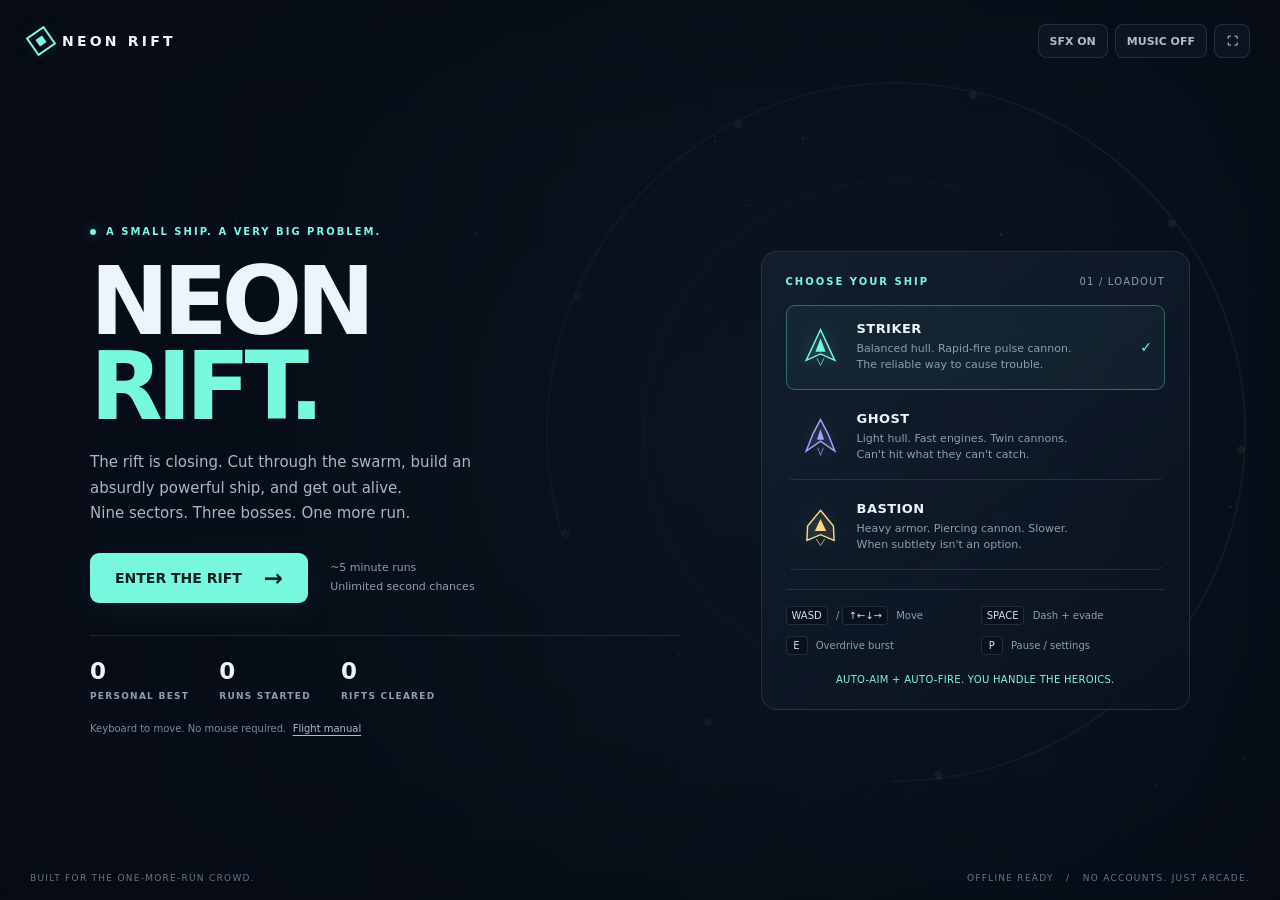
<file: tools/mobile/base.html>
<!doctype html>
<html lang="en">
<head>
<meta charset="utf-8">
<meta name="viewport" content="width=device-width,initial-scale=1,viewport-fit=cover">
<meta name="theme-color" content="#080c16">
<meta name="description" content="A complete, offline arcade survival game. Nine sectors. Three bosses. One more run.">
<title>NEON RIFT - Arcade Survival</title>
<link rel="icon" href="data:image/svg+xml,%3Csvg xmlns='http://www.w3.org/2000/svg' viewBox='0 0 64 64'%3E%3Crect width='64' height='64' rx='12' fill='%23080c16'/%3E%3Cpath d='M32 8 54 52 32 42 10 52Z' fill='%2317353b' stroke='%2378f8df' stroke-width='3'/%3E%3Cpath d='m32 22 6 15H26Z' fill='%23e3fff8'/%3E%3C/svg%3E">
<style>
:root{color-scheme:dark;--bg:#080c16;--panel:rgba(12,19,32,.95);--line:rgba(161,196,227,.15);--text:#edf5fa;--muted:#8d9eae;--cyan:#78f8df;--blue:#6eb8ff;--gold:#ffd78b;--pink:#ff678e;--font:Inter,ui-sans-serif,system-ui,-apple-system,BlinkMacSystemFont,"Segoe UI",sans-serif}
*{box-sizing:border-box}html,body{margin:0;width:100%;height:100%;overflow:hidden;background:var(--bg);font-family:var(--font);color:var(--text);-webkit-tap-highlight-color:transparent}body{overscroll-behavior:none}button{font:inherit;cursor:pointer;color:inherit;border:0;touch-action:manipulation}button:focus-visible{outline:2px solid var(--cyan);outline-offset:5px}button:disabled{cursor:default;opacity:.35}button,input{user-select:none}canvas{position:fixed;inset:0;width:100%;height:100%;display:block;touch-action:none}button{transition:background .15s,border-color .15s,transform .15s,opacity .15s}button:active:not(:disabled){transform:translateY(1px)}[hidden]{display:none!important}
#vignette{position:fixed;inset:0;pointer-events:none;box-shadow:inset 0 0 160px rgba(0,0,0,.32)}.brand{display:flex;align-items:center;gap:10px;font-size:14px;font-weight:850;letter-spacing:.23em}.brand-mark{width:22px;height:22px;border:2px solid var(--cyan);transform:rotate(-35deg);position:relative;box-shadow:0 0 20px #78f8df15}.brand-mark:after{content:"";position:absolute;width:8px;height:8px;background:var(--cyan);inset:5px}.tag{font-size:10px;font-weight:750;letter-spacing:.2em;color:var(--cyan);text-transform:uppercase}.muted{color:var(--muted)}.mono{font-variant-numeric:tabular-nums}.topbar{position:fixed;left:30px;right:30px;top:max(24px,env(safe-area-inset-top));display:flex;align-items:center;justify-content:space-between;z-index:35;pointer-events:none}.topbar>*{pointer-events:auto}.tools{display:flex;gap:7px}.tool{height:34px;min-width:36px;border:1px solid var(--line);border-radius:8px;background:#101927b5;color:#adbdca;font-size:11px;font-weight:700;padding:0 11px;backdrop-filter:blur(10px)}.tool:hover{background:#213246;color:var(--text)}
.screen{position:fixed;inset:0;display:flex;align-items:center;justify-content:center;padding:84px 24px 24px;z-index:20;background:rgba(5,10,19,.52);backdrop-filter:blur(7px);overflow:auto}.screen>.home-layout,.screen>.panel{margin-top:auto;margin-bottom:auto}.screen.home{background:linear-gradient(90deg,rgba(6,11,20,.88),rgba(6,11,20,.35));backdrop-filter:none}.home-layout{width:min(1100px,100%);display:grid;grid-template-columns:1.1fr .8fr;gap:80px;align-items:center}.eyebrow{display:flex;align-items:center;gap:10px;margin-bottom:22px}.live-dot{width:6px;height:6px;background:var(--cyan);border-radius:50%;box-shadow:0 0 12px #78f8df80}h1{font-size:clamp(58px,7.4vw,102px);font-weight:900;letter-spacing:-.065em;line-height:.89;margin:0 0 22px}h1 span{color:var(--cyan);display:block}h2{font-size:34px;letter-spacing:-.04em;line-height:1.12;margin:9px 0 12px;font-weight:850}.home-copy{max-width:435px;font-size:15px;line-height:1.7;color:#a6b7c6;margin:0 0 26px}.primary{display:flex;align-items:center;justify-content:center;gap:22px;background:var(--cyan);color:#07221f;font-weight:850;font-size:14px;padding:17px 25px;border-radius:9px;box-shadow:0 5px 35px #78f8df12}.primary:hover{background:#a7ffeb;box-shadow:0 5px 40px #78f8df26}.primary .arrow{font-size:23px;line-height:12px}.start-row{display:flex;align-items:center;gap:22px}.start-note{font-size:11px;color:var(--muted);line-height:1.7}.home-stats{display:flex;gap:30px;border-top:1px solid var(--line);padding-top:22px;margin-top:32px}.home-stat strong{font-size:23px;letter-spacing:-.04em;display:block;font-variant-numeric:tabular-nums}.home-stat span{font-size:9px;letter-spacing:.14em;color:var(--muted);font-weight:700}.hangar{background:linear-gradient(145deg,#172437a8,#0c152180);padding:24px;border:1px solid var(--line);border-radius:16px;backdrop-filter:blur(15px);position:relative}.hangar-head{display:flex;justify-content:space-between;align-items:center;margin-bottom:18px}.hangar-head .muted{font-size:10px;letter-spacing:.12em}.rig{width:100%;text-align:left;display:flex;gap:15px;align-items:center;background:transparent;border:1px solid transparent;border-bottom-color:var(--line);padding:15px 12px;border-radius:9px;margin:5px 0}.rig:hover{background:#1a2c3b90}.rig[aria-pressed=true]{background:#78f8df0a;border-color:#78f8df55}.rig svg{flex:none;width:43px;height:43px;filter:drop-shadow(0 0 9px #78f8df35)}.rig strong{font-size:13px;letter-spacing:.035em;display:block;margin-bottom:5px}.rig small{color:var(--muted);font-size:11px;line-height:1.5;display:block}.rig .check{margin-left:auto;font-size:14px;color:var(--cyan);opacity:0}.rig[aria-pressed=true] .check{opacity:1}.controls-mini{margin-top:19px;padding-top:16px;border-top:1px solid var(--line);display:grid;grid-template-columns:1fr 1fr;gap:11px;font-size:10px;color:var(--muted)}kbd{font-family:inherit;font-size:10px;display:inline-flex;align-items:center;justify-content:center;padding:3px 5px;border:1px solid #68809340;background:#0a111d;border-radius:4px;color:#d0dee7;min-width:22px;margin-right:5px;white-space:nowrap}.auto-note{font-size:10px;color:var(--cyan);letter-spacing:.03em;text-align:center;margin:19px 0 0}.footer-note{position:fixed;bottom:17px;left:30px;right:30px;display:flex;justify-content:space-between;color:#657687;font-size:9px;letter-spacing:.14em;pointer-events:none;z-index:21}.panel{width:min(540px,100%);background:var(--panel);padding:34px;border:1px solid var(--line);border-radius:17px;box-shadow:0 30px 100px #0008}.panel p{font-size:13px;line-height:1.7;color:var(--muted)}.panel .primary{width:100%;margin-top:24px}.secondary{display:flex;align-items:center;justify-content:center;width:100%;padding:13px 18px;background:#1a2839;border:1px solid var(--line);border-radius:8px;color:#c8d7e2;font-weight:650;font-size:12px;margin-top:10px}.secondary:hover{background:#26394c}.pause-keys{display:grid;grid-template-columns:1fr 1fr;gap:15px 10px;margin:24px 0;font-size:12px;color:#b1c0cc}.setting{display:flex;justify-content:space-between;align-items:center;border-top:1px solid var(--line);padding:13px 0;font-size:12px}.setting button{background:#243549;border-radius:6px;padding:7px 11px;color:var(--cyan);font-size:11px}.upgrade-panel{width:min(940px,100%);padding:30px}.upgrade-header{display:flex;align-items:end;justify-content:space-between;gap:20px;margin-bottom:24px}.upgrade-header p{margin:0}.patch{font-size:11px;color:var(--cyan);padding:9px 12px;background:#78f8df0a;border:1px solid #78f8df25;border-radius:7px;white-space:nowrap}.upgrade-cards{display:grid;grid-template-columns:repeat(3,1fr);gap:13px}.upgrade-card{display:flex;flex-direction:column;position:relative;align-items:start;text-align:left;padding:24px 20px;background:linear-gradient(145deg,#1a2c3f,#111c2c);border:1px solid #8cb4d52b;border-radius:11px;min-height:242px}.upgrade-card:hover{transform:translateY(-4px);border-color:var(--cyan);background:linear-gradient(145deg,#233f4d,#152633)}.upgrade-icon{font-size:28px;color:var(--cyan);height:42px;font-weight:500}.upgrade-card .key{position:absolute;right:17px;top:19px}.upgrade-card .category{font-size:9px;color:var(--cyan);letter-spacing:.15em;font-weight:750;margin:12px 0 8px}.upgrade-card strong{font-size:17px;letter-spacing:-.02em;line-height:1.25}.upgrade-card p{font-size:12px;color:#a9bdce;line-height:1.65;flex:1;margin:10px 0 15px}.rank{font-size:10px;font-weight:700;color:#d0dce6;border-top:1px solid var(--line);padding-top:12px;width:100%;display:flex;align-items:center;justify-content:space-between}.rank-pips{display:flex;gap:4px}.rank-pip{width:15px;height:3px;background:#344658}.rank-pip.filled{background:var(--cyan)}.upgrade-bottom{display:flex;justify-content:space-between;align-items:center;gap:15px;margin-top:22px;font-size:11px;color:var(--muted)}.reroll{background:transparent;border:1px solid var(--line);border-radius:7px;color:#cad8e2;padding:9px 13px;font-size:11px}.reroll:hover{background:#213045}.result-score{font-size:62px;font-weight:850;letter-spacing:-.06em;line-height:1;margin:25px 0 9px}.record-flag{font-size:10px;font-weight:750;letter-spacing:.15em;color:var(--gold);height:15px}.result-stats{display:grid;grid-template-columns:repeat(3,1fr);border-top:1px solid var(--line);border-bottom:1px solid var(--line);padding:18px 0;margin-top:22px;gap:16px}.result-stats strong{display:block;font-size:22px;font-variant-numeric:tabular-nums}.result-stats span{font-size:9px;letter-spacing:.1em;color:var(--muted)}.result-build{display:flex;flex-wrap:wrap;gap:6px;margin-top:20px}.build-chip{font-size:9px;background:#1d2d3f;border:1px solid var(--line);padding:6px 8px;border-radius:4px;color:#bdd1df}
#hud{position:fixed;inset:0;pointer-events:none;z-index:10}.hud-top{position:absolute;top:max(82px,calc(env(safe-area-inset-top) + 60px));left:30px;right:30px;display:flex;justify-content:space-between;align-items:flex-start}.status{width:220px}.status-top{display:flex;justify-content:space-between;font-size:10px;letter-spacing:.12em;color:#b7c9d4;font-weight:750;margin-bottom:8px}.bar{height:6px;background:#223344aa;border-radius:4px;overflow:hidden}.bar-fill{height:100%;border-radius:4px;width:100%;transition:width .1s linear;background:var(--cyan);box-shadow:0 0 15px #78f8df40}.status-bottom{margin-top:8px;display:flex;justify-content:space-between;font-size:9px;color:var(--muted);font-weight:650}.score-block{text-align:right}.score-label{font-size:9px;letter-spacing:.2em;color:var(--muted);font-weight:750}.score-value{font-size:29px;line-height:1.1;letter-spacing:-.045em;font-weight:800;margin-top:5px}.combo{font-size:11px;color:var(--gold);font-weight:800;margin-top:7px;height:14px}.sector{position:absolute;top:max(30px,env(safe-area-inset-top));left:50%;transform:translateX(-50%);text-align:center}.sector .tag{color:#c3d0db;font-size:10px}.sector-name{font-size:9px;letter-spacing:.14em;margin-top:6px;color:var(--muted)}.sector-progress{width:145px;margin:9px auto 0;height:3px;background:#243449;overflow:hidden;border-radius:3px}.sector-progress div{height:100%;width:0;background:var(--cyan);transition:width .2s linear}.hud-bottom{position:absolute;bottom:max(25px,env(safe-area-inset-bottom));left:50%;transform:translateX(-50%);display:flex;align-items:center;gap:12px}.ability{pointer-events:auto;position:relative;display:flex;align-items:center;gap:10px;text-align:left;border:1px solid var(--line);background:#0e1828ed;border-radius:10px;padding:11px 16px;min-width:145px;box-shadow:0 5px 25px #0003;overflow:hidden;touch-action:none}.ability:before{content:"";position:absolute;bottom:0;left:0;height:3px;width:var(--fill,100%);background:var(--accent,var(--cyan))}.ability-icon{font-size:22px;line-height:1;color:var(--accent,var(--cyan))}.ability strong{font-size:10px;letter-spacing:.12em;display:block}.ability small{font-size:9px;color:var(--muted);display:block;margin-top:4px}.ability kbd{margin-left:8px;margin-right:0}.ability.ready{border-color:#78f8df75;background:#112d31ef}.ability.ready:before{box-shadow:0 0 15px var(--accent,var(--cyan))}#overdriveBtn{--accent:var(--gold)}#overdriveBtn.ready{border-color:#ffd78b70;background:#332b1ded}#bossHud{position:absolute;top:92px;left:50%;transform:translateX(-50%);width:min(340px,34vw);text-align:center}#bossName{font-size:9px;letter-spacing:.2em;color:var(--pink);font-weight:800;margin-bottom:8px}#bossHud .bar{height:5px}#bossFill{background:var(--pink)}#banner{position:fixed;top:36%;left:50%;transform:translate(-50%,-50%);text-align:center;pointer-events:none;z-index:12;opacity:0;transition:opacity .25s;min-width:270px}#banner.visible{opacity:1}#bannerSmall{font-size:10px;letter-spacing:.3em;color:var(--cyan);font-weight:750;text-shadow:0 2px 15px #000}#bannerTitle{font-size:clamp(26px,4vw,46px);font-weight:900;letter-spacing:-.03em;color:#fff;margin-top:9px;text-shadow:0 3px 30px #000,0 1px 3px #000}#toast{position:fixed;top:180px;left:50%;transform:translateX(-50%);z-index:25;background:#172739ec;border:1px solid #45607680;border-radius:8px;padding:10px 16px;color:#e9f5fb;font-size:11px;text-align:center;pointer-events:none;opacity:0;transition:opacity .2s;max-width:85%}#toast.visible{opacity:1}.home-help{margin-top:20px;font-size:10px;color:#7b8c9c}.home-help button{font-size:10px;background:none;color:#aabfcb;text-decoration:underline;text-underline-offset:3px;padding:0}.touch-note{display:none}#joystick{position:fixed;width:110px;height:110px;border-radius:50%;border:1px solid #78f8df45;background:#78f8df07;pointer-events:none;z-index:12}#joystickKnob{position:absolute;width:42px;height:42px;left:33px;top:33px;background:#78f8df22;border:1px solid #78f8df75;border-radius:50%}.touch-hint{display:none;position:absolute;bottom:65px;left:24px;max-width:135px;font-size:10px;line-height:1.6;color:#829bab}.fatal{position:fixed;inset:0;z-index:100;display:flex;align-items:center;justify-content:center;background:#080c16;padding:30px}.fatal p{max-width:500px;line-height:1.7}
@media(pointer:coarse){.touch-note{display:block}.desktop-note{display:none}.touch-hint{display:block}.hud-bottom{left:auto;right:20px;transform:none;bottom:max(27px,env(safe-area-inset-bottom))}.ability{min-width:90px;padding:12px;min-height:65px}.ability kbd{display:none}.ability-icon{display:none}.ability strong{font-size:9px}.ability small{font-size:8px}.controls-mini{display:none}}
@media(max-width:800px){.topbar{left:20px;right:20px;top:max(17px,env(safe-area-inset-top))}.brand{font-size:12px}.home-layout{gap:28px;grid-template-columns:1fr .9fr}.hangar{padding:17px}h1{font-size:68px}.home-copy{font-size:13px}.home-stats{gap:25px;margin-top:25px}.rig{padding:12px 7px;gap:9px}.rig svg{width:32px}.rig strong{font-size:12px}.rig small{font-size:10px}.controls-mini{grid-template-columns:1fr}.screen{padding-top:75px}.footer-note{left:20px;right:20px}.status{width:170px}.hud-top{left:20px;right:20px}.sector{top:25px}.upgrade-panel{padding:24px}.upgrade-card{padding:20px 15px}.upgrade-card strong{font-size:16px}.upgrade-header h2{font-size:28px}.upgrade-header p{font-size:12px}.ability{min-width:130px}}
@media(max-width:600px){.screen{padding:72px 18px 24px;align-items:flex-start}.home-layout{display:block;max-width:420px;margin:auto}.eyebrow{margin-bottom:15px}h1{font-size:66px;line-height:.9;margin-bottom:15px}h1 span{display:inline;margin-left:10px}.home-copy{font-size:12px;margin-bottom:19px;max-width:360px}.home-stats{display:none}.start-row .primary{padding:14px 22px}.start-note{font-size:10px}.hangar{margin-top:23px;padding:14px;border-radius:12px}.hangar-head{margin-bottom:6px}.rig{padding:9px 8px;margin:3px 0}.rig small{font-size:10px}.rig svg{width:34px;height:34px}.auto-note{margin:10px 0 0;font-size:9px}.controls-mini{display:none}.home-help{margin-top:14px}.footer-note{display:none}.brand{letter-spacing:.12em;font-size:11px}.brand-mark{width:18px;height:18px}.brand-mark:after{width:6px;height:6px;inset:4px}.tools{gap:5px}.tool{padding:0 8px;height:30px;min-width:31px;font-size:10px}#musicBtn,#fullBtn{display:none}.hud-top{top:77px;left:18px;right:18px}.status{width:150px}.status-top{white-space:nowrap}.status-top span:first-child{font-size:0}.status-top span:first-child:after{content:"HULL";font-size:9px}.score-value{font-size:24px}.status-top{font-size:9px}.status-bottom{font-size:7px;letter-spacing:0}.score-label{font-size:8px}.sector{top:20px}.sector .tag{font-size:8px}.sector-name{font-size:7px;max-width:115px}.sector-progress{width:85px}.in-game .brand{font-size:0;gap:0}.sector{max-width:135px}#bossHud{top:138px;width:60vw}#banner{top:39%}.panel{padding:25px;margin:auto}.upgrade-panel{padding:21px}.upgrade-header{display:block;margin-bottom:16px}.upgrade-header h2{font-size:27px}.patch{display:inline-block;margin-top:13px;font-size:10px}.upgrade-cards{grid-template-columns:1fr;gap:9px}.upgrade-card{min-height:0;padding:14px 15px 13px 59px}.upgrade-icon{position:absolute;left:18px;top:20px;font-size:23px}.upgrade-card .category{margin:0 0 5px;font-size:8px}.upgrade-card strong{font-size:14px}.upgrade-card p{font-size:11px;line-height:1.4;margin:7px 0 10px}.upgrade-card .key{top:13px;right:10px}.rank{font-size:9px;padding-top:9px}.rank-pip{width:11px}.upgrade-bottom{font-size:10px;margin-top:14px;gap:9px}.reroll{font-size:10px;padding:8px 10px}.hud-bottom{gap:8px;bottom:20px}.ability{min-width:105px;padding:10px;gap:7px}.ability strong{font-size:9px}.ability kbd{font-size:8px;margin-left:3px}.ability-icon{font-size:18px}.touch-hint{left:20px;font-size:9px;max-width:100px}.result-score{font-size:53px}.result-stats strong{font-size:20px}.result-stats span{font-size:8px}#toast{top:185px}.pause-keys{font-size:11px;gap:13px 7px}}
@media(max-height:640px) and (min-width:601px){.screen{padding-top:65px;padding-bottom:15px}.home-layout{gap:40px;max-width:950px}h1{font-size:65px;margin-bottom:17px}.eyebrow{margin-bottom:13px}.home-copy{font-size:12px;margin-bottom:18px}.home-stats{margin-top:22px;padding-top:15px}.home-stat strong{font-size:19px}.hangar{padding:16px}.rig{padding:10px}.controls-mini{margin-top:12px;padding-top:12px;gap:8px}.auto-note{margin-top:13px}.home-help{margin-top:12px}.footer-note{display:none}.panel{padding:23px}.pause-keys{margin:15px 0;gap:10px}.setting{padding:9px 0}.panel .primary{margin-top:16px}.upgrade-card{min-height:205px;padding:17px}.upgrade-icon{height:30px;font-size:24px}.upgrade-card p{font-size:11px}.upgrade-header{margin-bottom:16px}.upgrade-bottom{margin-top:15px}.result-score{margin-top:15px;font-size:48px}.result-stats{margin-top:15px;padding:13px 0}.result-build{margin-top:12px}.hud-bottom{bottom:15px}.hud-top{top:70px}}
@media(prefers-reduced-motion:reduce){*{transition:none!important}}
</style>
</head>
<body>
<canvas id="game" aria-label="Neon Rift game arena. Move with WASD or arrow keys. Weapons fire automatically. Space dashes, E activates overdrive, and P pauses." role="img"></canvas>
<div id="vignette"></div>
<header class="topbar"><div class="brand"><span class="brand-mark" aria-hidden="true"></span>NEON RIFT</div><div class="tools"><button class="tool" id="soundBtn" title="Toggle sound (M)" aria-label="Toggle sound">SFX ON</button><button class="tool" id="musicBtn" title="Toggle music">MUSIC OFF</button><button class="tool" id="fullBtn" title="Fullscreen (F)" aria-label="Toggle fullscreen">&#x26F6;</button><button class="tool" id="pauseBtn" hidden title="Pause (P / Escape)" aria-label="Pause game">II</button></div></header>
<div id="hud" hidden>
 <div class="sector"><div class="tag" id="sectorLabel">SECTOR 01 / 09</div><div class="sector-name" id="sectorName">FIRST CONTACT</div><div class="sector-progress"><div id="sectorFill"></div></div></div>
 <div class="hud-top"><div class="status"><div class="status-top"><span>HULL INTEGRITY</span><span id="healthText" class="mono">100 / 100</span></div><div class="bar"><div class="bar-fill" id="healthFill"></div></div><div class="status-bottom"><span id="rigLabel">STRIKER</span><span id="shieldText">AUTO-TARGET ONLINE</span></div></div><div class="score-block"><div class="score-label">RUN SCORE</div><div id="scoreText" class="score-value mono">0</div><div class="combo" id="comboText"></div></div></div>
 <div id="bossHud" hidden><div id="bossName">THE GATEKEEPER</div><div class="bar"><div class="bar-fill" id="bossFill"></div></div></div>
 <div class="hud-bottom"><button class="ability" id="dashBtn" aria-label="Dash"><span class="ability-icon">&#x21AF;</span><span><strong>DASH</strong><small id="dashText">READY</small></span><kbd>SPACE</kbd></button><button class="ability" id="overdriveBtn" aria-label="Activate overdrive"><span class="ability-icon">&#x2726;</span><span><strong>OVERDRIVE</strong><small id="overdriveText">COLLECT ENERGY</small></span><kbd>E</kbd></button></div>
 <div class="touch-hint" id="touchHint">DRAG ANYWHERE<br>TO STEER YOUR SHIP</div>
</div>
<div id="banner"><div id="bannerSmall"></div><div id="bannerTitle"></div></div>
<div id="toast" role="status" aria-live="polite"></div>
<div id="joystick" hidden><div id="joystickKnob"></div></div>
<section class="screen home" id="homeScreen" aria-label="Main menu">
 <div class="home-layout"><div><div class="eyebrow"><span class="live-dot"></span><span class="tag">A small ship. A very big problem.</span></div><h1>NEON<span>RIFT.</span></h1><p class="home-copy">The rift is closing. Cut through the swarm, build an absurdly powerful ship, and get out alive.<br>Nine sectors. Three bosses. One more run.</p><div class="start-row"><button class="primary" id="startBtn">ENTER THE RIFT <span class="arrow" aria-hidden="true">&#x2192;</span></button><span class="start-note">~5 minute runs<br>Unlimited second chances</span></div><div class="home-stats"><div class="home-stat"><strong id="bestHome">0</strong><span>PERSONAL BEST</span></div><div class="home-stat"><strong id="runsHome">0</strong><span>RUNS STARTED</span></div><div class="home-stat"><strong id="winsHome">0</strong><span>RIFTS CLEARED</span></div></div><div class="home-help"><span class="desktop-note">Keyboard to move. No mouse required. &nbsp;</span><span class="touch-note">Touch controls included. &nbsp;</span><button id="howBtn">Flight manual</button></div></div>
 <div class="hangar"><div class="hangar-head"><span class="tag">Choose your ship</span><span class="muted">01 / LOADOUT</span></div>
 <button class="rig" data-rig="striker" aria-pressed="true"><svg viewBox="0 0 60 60" aria-hidden="true"><path d="M30 5 50 48 30 39 10 48Z" fill="#78f8df15" stroke="#78f8df" stroke-width="2"/><path d="m30 17 7 19H23Z" fill="#78f8df"/><path d="m25 45 5 10 5-10" fill="none" stroke="#78f8df"/></svg><span><strong>STRIKER</strong><small>Balanced hull. Rapid-fire pulse cannon.<br>The reliable way to cause trouble.</small></span><span class="check" aria-hidden="true">&#x2713;</span></button>
 <button class="rig" data-rig="ghost" aria-pressed="false"><svg viewBox="0 0 60 60" aria-hidden="true"><path d="M30 5 41 26 50 49 30 35 10 49 19 26Z" fill="#a7a1ff15" stroke="#a7a1ff" stroke-width="2"/><path d="m30 18 5 15H25Z" fill="#a7a1ff"/><path d="m26 44 4 11 4-11" fill="none" stroke="#a7a1ff"/></svg><span><strong>GHOST</strong><small>Light hull. Fast engines. Twin cannons.<br>Can't hit what they can't catch.</small></span><span class="check" aria-hidden="true">&#x2713;</span></button>
 <button class="rig" data-rig="bastion" aria-pressed="false"><svg viewBox="0 0 60 60" aria-hidden="true"><path d="M30 6 48 28 49 48 30 40 11 48 12 28Z" fill="#ffd78b15" stroke="#ffd78b" stroke-width="2"/><path d="m30 18 8 17H22Z" fill="#ffd78b"/><path d="m24 46 6 9 6-9" fill="none" stroke="#ffd78b"/></svg><span><strong>BASTION</strong><small>Heavy armor. Piercing cannon. Slower.<br>When subtlety isn't an option.</small></span><span class="check" aria-hidden="true">&#x2713;</span></button>
 <div class="controls-mini"><span><kbd>WASD</kbd> / <kbd>&#x2191;&#x2190;&#x2193;&#x2192;</kbd> Move</span><span><kbd>SPACE</kbd> Dash + evade</span><span><kbd>E</kbd> Overdrive burst</span><span><kbd>P</kbd> Pause / settings</span></div><p class="auto-note">AUTO-AIM + AUTO-FIRE. YOU HANDLE THE HEROICS.</p></div></div>
</section>
<section class="screen" id="pauseScreen" hidden aria-label="Game paused"><div class="panel"><span class="tag" id="pauseTag">TAKE A BREATH</span><h2 id="pauseTitle">Rift on hold.</h2><p id="pauseDescription">Nothing moves until you're ready.</p><div class="pause-keys"><span><kbd>WASD</kbd> / <kbd>ARROWS</kbd> Move</span><span><kbd>SPACE</kbd> Invincible dash</span><span><kbd>E</kbd> Overdrive at 100%</span><span><kbd>P</kbd> / <kbd>ESC</kbd> Pause</span><span><kbd>M</kbd> Sound on / off</span><span><kbd>1</kbd><kbd>2</kbd><kbd>3</kbd> Pick upgrade</span></div><p>Firing is automatic. Collect glowing energy shards to charge Overdrive. Chain kills for a higher score multiplier. Dash <em>through</em> danger, not just away from it.</p><p class="touch-note">On touchscreens, drag anywhere in the arena to steer. Use the DASH and OVERDRIVE buttons on the right.</p><div class="setting"><span>Reduced motion</span><button id="motionBtn">OFF</button></div><div class="setting"><span>Synth soundtrack</span><button id="pauseMusicBtn">OFF</button></div><button class="primary" id="resumeBtn">BACK TO THE RIFT <span class="arrow" aria-hidden="true">&#x2192;</span></button><button class="secondary" id="quitBtn">End run &amp; return to hangar</button></div></section>
<section class="screen" id="upgradeScreen" hidden aria-label="Choose an upgrade"><div class="panel upgrade-panel"><div class="upgrade-header"><div><span class="tag" id="upgradeTag">SECTOR SECURED</span><h2>A little more dangerous.</h2><p>Choose one upgrade. Make it your kind of chaos.</p></div><div class="patch" id="patchText">HULL PATCHED +18</div></div><div class="upgrade-cards" id="upgradeCards"></div><div class="upgrade-bottom"><span>Upgrades stack for the rest of this run.</span><button class="reroll" id="rerollBtn">&#x21BB; Reroll <span id="rerollCount">(2 left)</span></button></div></div></section>
<section class="screen" id="resultScreen" hidden aria-label="Run results"><div class="panel"><span class="tag" id="resultTag">SIGNAL LOST</span><h2 id="resultTitle">That was a good run.</h2><p id="resultDescription">The rift keeps your ship. You keep the experience.</p><div class="result-score mono" id="resultScore">0</div><div class="record-flag" id="recordFlag">PERSONAL BEST</div><div class="result-stats"><div><strong id="resultSectors">0 / 9</strong><span>SECTORS CLEARED</span></div><div><strong id="resultKills">0</strong><span>ENEMIES DEFEATED</span></div><div><strong id="resultTime">0:00</strong><span>FLIGHT TIME</span></div></div><div class="result-build" id="resultBuild"></div><button class="primary" id="retryBtn">ONE MORE RUN <span class="arrow" aria-hidden="true">&#x2192;</span></button><button class="secondary" id="endlessBtn" hidden>Push your luck: enter endless mode</button><button class="secondary" id="hangarBtn">Return to hangar</button></div></section>
<footer class="footer-note" id="footer"><span>BUILT FOR THE ONE-MORE-RUN CROWD.</span><span>OFFLINE READY &nbsp; / &nbsp; NO ACCOUNTS. JUST ARCADE.</span></footer>
<script>
(() => {
'use strict';

// NEON RIFT - dependency-free, offline canvas arcade game.
// Simulation values use seconds and world-space pixels, independent of display resolution.
const $ = (id) => document.getElementById(id);
const canvas = $('game');
const ctx = canvas.getContext('2d', { alpha: false });
if (!ctx) {
  const notice = document.createElement('div');
  notice.className = 'fatal';
  notice.innerHTML = '<p>Your browser could not create the game canvas. Please enable hardware acceleration or open this file in a recent version of Chrome, Edge, Firefox, or Safari.</p>';
  document.body.appendChild(notice);
  return;
}
const TAU = Math.PI * 2;
const WORLD = { w: 2400, h: 1800 };
const SAVE_KEY = 'neon-rift-save-v1';
const clamp = (v, lo, hi) => Math.max(lo, Math.min(hi, v));
const lerp = (a, b, t) => a + (b - a) * t;
const dist2 = (a, b) => (a.x - b.x) ** 2 + (a.y - b.y) ** 2;
const number = (v) => Math.floor(v).toLocaleString('en-US');
const clockText = (s) => `${Math.floor(s / 60)}:${String(Math.floor(s % 60)).padStart(2, '0')}`;
const angleLerp = (a, b, t) => a + Math.atan2(Math.sin(b - a), Math.cos(b - a)) * t;
const coarse = matchMedia('(pointer:coarse)').matches;
const defaults = { best: 0, runs: 0, wins: 0, sector: 0, sound: true, music: false, motion: matchMedia('(prefers-reduced-motion:reduce)').matches, rig: 'striker' };
let save = { ...defaults };
let storageAvailable = true;
try {
  const data = JSON.parse(localStorage.getItem(SAVE_KEY) || '{}');
  if (data && typeof data === 'object') {
    for (const key of ['best', 'runs', 'wins', 'sector']) {
      if (Number.isFinite(data[key]) && data[key] >= 0) save[key] = Math.floor(data[key]);
    }
    for (const key of ['sound', 'music', 'motion']) if (typeof data[key] === 'boolean') save[key] = data[key];
    if (['striker', 'ghost', 'bastion'].includes(data.rig)) save.rig = data.rig;
  }
} catch (_) { storageAvailable = false; }
function persist() {
  try { localStorage.setItem(SAVE_KEY, JSON.stringify(save)); }
  catch (_) { storageAvailable = false; }
}

const RIGS = {
  striker: { name: 'STRIKER', color: '#78f8df', hp: 105, speed: 265, damage: 18, interval: 0.164, shots: 1, pierce: 0, bulletSpeed: 810 },
  ghost:   { name: 'GHOST', color: '#aaa5ff', hp: 80, speed: 306, damage: 10, interval: 0.158, shots: 2, pierce: 0, bulletSpeed: 830 },
  bastion: { name: 'BASTION', color: '#ffd78b', hp: 150, speed: 226, damage: 27, interval: 0.255, shots: 1, pierce: 1, bulletSpeed: 730 }
};
const SECTORS = ['FIRST CONTACT', 'STATIC BLOOM', 'THE GATEKEEPER', 'CROSS TRAFFIC', 'SWARM THEORY', 'THE HARVESTER', 'CRITICAL MASS', 'NO SAFE ORBIT', 'THE SINGULARITY'];
const ENEMY = {
  seeker:   { hp: 29, r: 13, speed: 102, color: '#ff678e', score: 100, damage: 13 },
  skater:   { hp: 24, r: 11, speed: 145, color: '#bf8aff', score: 115, damage: 11 },
  gunner:   { hp: 58, r: 17, speed: 69, color: '#ffcb78', score: 170, damage: 15 },
  brute:    { hp: 150, r: 25, speed: 53, color: '#ff976f', score: 280, damage: 22 },
  lancer:   { hp: 58, r: 15, speed: 87, color: '#ff7c97', score: 200, damage: 19 },
  splitter: { hp: 81, r: 19, speed: 76, color: '#b1e386', score: 240, damage: 16 },
  fragment: { hp: 14, r: 8, speed: 161, color: '#b1e386', score: 35, damage: 9 }
};

const UPGRADES = [
  { id: 'damage', name: 'Hotter Plasma', icon: '\u2726', category: 'FIREPOWER', max: 4, description: () => 'Your shots deal +24% base damage. A very direct solution.' },
  { id: 'rate', name: 'Rapid Cycling', icon: '\u226b', category: 'FIREPOWER', max: 4, description: () => '+18% base firing rate. Less waiting. More projectiles.' },
  { id: 'multi', name: 'Split Chamber', icon: '\u22d4', category: 'FIREPOWER', max: 3, description: () => 'Fire one additional full-damage projectile in every volley.' },
  { id: 'pierce', name: 'Rail Rounds', icon: '\u21e5', category: 'FIREPOWER', max: 3, description: () => 'Every shot passes through one more enemy. Line them up.' },
  { id: 'crit', name: 'Lucky Circuit', icon: '\u2727', category: 'FIREPOWER', max: 4, description: () => '+10 percentage points of critical-hit chance. Crits deal double damage.' },
  { id: 'orbit', name: 'Orbital Guard', icon: '\u25ce', category: 'COMPANION', max: 3, description: () => 'Add a close-range orbital drone that repeatedly damages nearby enemies.' },
  { id: 'chain', name: 'Arc Conductor', icon: '\u03df', category: 'SPECIAL WEAPON', max: 3, description: (r) => r === 0 ? 'Every fifth volley carries lightning that jumps to 3 nearby enemies.' : 'Lightning jumps to one more enemy and deals more damage per jump.' },
  { id: 'volatile', name: 'Volatile Rounds', icon: '\u2733', category: 'SPECIAL WEAPON', max: 3, description: (r) => r === 0 ? 'Projectile impacts splash nearby enemies for 35% of shot damage.' : 'Increase blast radius and add 10% more shot damage to the splash.' },
  { id: 'hull', name: 'Reinforced Hull', icon: '\u2b21', category: 'SURVIVAL', max: 3, description: () => '+30 maximum hull. Immediately repair your ship to full health.' },
  { id: 'shield', name: 'Aegis Field', icon: '\u25c8', category: 'SURVIVAL', max: 3, description: (r) => r === 0 ? 'A shield absorbs one hit, then recharges in 10 seconds.' : `Shield recharge drops to ${10 - r * 2} seconds. Instantly restore your shield.` },
  { id: 'regen', name: 'Repair Swarm', icon: '+', category: 'SURVIVAL', max: 3, description: (r) => `Restore ${4 + (r + 1) * 3} hull for every 12 enemies defeated.` },
  { id: 'speed', name: 'Vector Thrusters', icon: '\u2197', category: 'MOBILITY', max: 3, description: () => '+10% base movement speed. Make your own breathing room.' },
  { id: 'dash', name: 'Phase Burst', icon: '\u21af', category: 'MOBILITY', max: 3, description: (r) => r === 0 ? 'Dash recharges 18% faster and releases a damaging shockwave.' : 'Dash recharges another 18% faster. Its shockwave hits harder.' },
  { id: 'magnet', name: 'Tractor Field', icon: '\u2295', category: 'UTILITY', max: 3, description: () => '+35% base shard pickup range. Energy shards give +20% score.' },
  { id: 'reactor', name: 'Redline Reactor', icon: '\u25c7', category: 'UTILITY', max: 3, description: () => '+25% base energy gain. Overdrive lasts one second longer.' }
];
const OVERFLOW = [
  { id: 'deepPower', name: 'Unstable Core', icon: '\u2726', category: 'LIMIT BREAK', max: Infinity, description: () => '+12% base weapon damage. The rift has no safety inspector.' },
  { id: 'deepHull', name: 'Living Alloy', icon: '\u2b21', category: 'LIMIT BREAK', max: Infinity, description: () => '+15 maximum hull. Repair 35 hull immediately.' },
  { id: 'deepRate', name: 'Overclock Loop', icon: '\u226b', category: 'LIMIT BREAK', max: Infinity, description: () => '+8% base firing rate. There is always room for more.' }
];
const ALL_UPGRADES = [...UPGRADES, ...OVERFLOW];

let state = 'home';
let G = null;
let player = null;
let enemies = [], shots = [], hostileShots = [], pickups = [], particles = [], rings = [], arcs = [], floaters = [], spawns = [], trails = [];
let nextId = 1;
let W = innerWidth, H = innerHeight, dpr = 1, zoom = 1;
const camera = { x: WORLD.w / 2, y: WORLD.h / 2 };
const keys = new Set();
const touch = { id: null, originX: 0, originY: 0, x: 0, y: 0, amount: 0 };
let rng = Math.random;
let selectedRig = save.rig;
let choices = [];
let shake = 0, hurtFlash = 0, uiClock = 0, bannerTime = 0, toastTime = 0;
let lastFrame = 0, accumulator = 0, ambientTime = 0;
let audioCtx = null, master = null, nextMusic = 0, musicBeat = 0;
let lastShotSound = 0, lastPickupSound = 0;

function seededRandom(seed) {
  let s = seed >>> 0;
  return () => {
    s += 0x6D2B79F5;
    let t = Math.imul(s ^ (s >>> 15), 1 | s);
    t ^= t + Math.imul(t ^ (t >>> 7), 61 | t);
    return ((t ^ (t >>> 14)) >>> 0) / 4294967296;
  };
}
const random = (lo, hi) => lo + rng() * (hi - lo);
function resize() {
  W = Math.max(280, innerWidth); H = Math.max(250, innerHeight);
  dpr = Math.min(devicePixelRatio || 1, 2);
  canvas.width = Math.round(W * dpr); canvas.height = Math.round(H * dpr);
  canvas.style.width = `${W}px`; canvas.style.height = `${H}px`;
  zoom = clamp(Math.min(W / 1200, H / 780), 0.66, 1.16);
  if (state === 'playing') clearPointer();
}
addEventListener('resize', resize, { passive: true });
resize();

// All sounds are synthesized locally. Audio is only initialized by a user gesture.
function unlockAudio() {
  try {
    if (!audioCtx) {
      const Audio = window.AudioContext || window.webkitAudioContext;
      if (!Audio) return;
      audioCtx = new Audio();
      master = audioCtx.createGain(); master.gain.value = 0.32; master.connect(audioCtx.destination);
    }
    if (audioCtx.state === 'suspended') audioCtx.resume().catch(() => {});
  } catch (_) { /* The game remains fully playable without audio. */ }
}
function tone(freq, duration = 0.1, type = 'sine', volume = 0.1, endFreq = null, delay = 0, musical = false) {
  if (!audioCtx || audioCtx.state !== 'running' || (!musical && !save.sound) || (musical && !save.music)) return;
  try {
    const t = audioCtx.currentTime + delay;
    const osc = audioCtx.createOscillator();
    const gain = audioCtx.createGain();
    osc.type = type; osc.frequency.setValueAtTime(Math.max(10, freq), t);
    if (endFreq !== null) osc.frequency.exponentialRampToValueAtTime(Math.max(10, endFreq), t + duration);
    gain.gain.setValueAtTime(0.0001, t);
    gain.gain.exponentialRampToValueAtTime(Math.max(0.0002, volume), t + 0.008);
    gain.gain.exponentialRampToValueAtTime(0.0001, t + duration);
    osc.connect(gain); gain.connect(master);
    osc.start(t); osc.stop(t + duration + 0.02);
    osc.onended = () => { osc.disconnect(); gain.disconnect(); };
  } catch (_) { /* Audio device changes must not stop the simulation. */ }
}
function sfx(name) {
  if (!save.sound || !audioCtx) return;
  const t = audioCtx.currentTime;
  switch (name) {
    case 'shot': if (t - lastShotSound > 0.085) { tone(530, 0.045, 'triangle', 0.038, 260); lastShotSound = t; } break;
    case 'hit': tone(120, 0.16, 'sawtooth', 0.16, 35); tone(58, 0.2, 'sine', 0.24, 30); break;
    case 'kill': tone(155, 0.055, 'triangle', 0.065, 50); break;
    case 'gem': if (t - lastPickupSound > 0.05) { tone(740 + (G ? G.combo % 5 : 0) * 90, 0.065, 'sine', 0.05, 1220); lastPickupSound = t; } break;
    case 'dash': tone(230, 0.16, 'sawtooth', 0.06, 45); break;
    case 'shield': tone(980, 0.24, 'sine', 0.16, 220); break;
    case 'upgrade': [330, 440, 660, 880].forEach((f, i) => tone(f, 0.24, 'triangle', 0.11, null, i * 0.075)); break;
    case 'ready': [660, 880, 1320].forEach((f, i) => tone(f, 0.16, 'sine', 0.1, null, i * 0.09)); break;
    case 'overdrive': tone(75, 0.6, 'sawtooth', 0.12, 420); [330, 440, 660].forEach((f, i) => tone(f, 0.4, 'triangle', 0.12, null, i * 0.07)); break;
    case 'boss': [110, 110, 82].forEach((f, i) => tone(f, 0.45, 'sawtooth', 0.1, null, i * 0.35)); break;
    case 'win': [330, 440, 554, 660, 880].forEach((f, i) => tone(f, 0.5, 'triangle', 0.13, null, i * 0.12)); break;
    case 'death': [220, 164, 110, 55].forEach((f, i) => tone(f, 0.35, 'triangle', 0.15, null, i * 0.12)); break;
  }
}
function updateMusic() {
  if (!audioCtx || !save.music || state !== 'playing' || audioCtx.state !== 'running') return;
  const t = audioCtx.currentTime;
  if (t < nextMusic) return;
  nextMusic = t + 0.205;
  const bass = [55, 55, 65.406, 49][Math.floor(musicBeat / 16) % 4];
  const notes = [1, 2, 2.997, 4, 2, 2.378, 4, 2.997];
  tone(bass * notes[musicBeat % 8] * 2, 0.26, 'triangle', 0.036, null, 0, true);
  if (musicBeat % 4 === 0) { tone(bass, 0.45, 'sine', 0.10, null, 0, true); tone(85, 0.13, 'sine', 0.11, 32, 0, true); }
  if (musicBeat % 2 === 1) tone(2400, 0.025, 'triangle', 0.012, 700, 0, true);
  musicBeat++;
}

function clearPointer() {
  touch.id = null; touch.x = 0; touch.y = 0; touch.amount = 0;
  $('joystick').hidden = true;
  $('joystickKnob').style.transform = '';
}
function clearInput() { keys.clear(); clearPointer(); }
function showScreen(name) {
  for (const id of ['homeScreen', 'pauseScreen', 'upgradeScreen', 'resultScreen']) $(id).hidden = id !== name;
  const inRun = !['home', 'manual'].includes(state);
  $('hud').hidden = !inRun;
  $('pauseBtn').hidden = !['playing', 'paused'].includes(state);
  $('footer').hidden = state !== 'home';
  document.body.classList.toggle('in-game', inRun);
  clearInput();
}
function focusButton(id) { requestAnimationFrame(() => { if (!$(id).hidden && $(id).offsetParent !== null) $(id).focus({ preventScroll: true }); }); }
function banner(small, title, duration = 2.2) {
  $('bannerSmall').textContent = small; $('bannerTitle').textContent = title;
  $('banner').classList.add('visible'); bannerTime = duration;
}
function toast(text, duration = 3.2) {
  $('toast').textContent = text; $('toast').classList.add('visible'); toastTime = duration;
}
function syncSettings() {
  $('soundBtn').textContent = `SFX ${save.sound ? 'ON' : 'OFF'}`;
  $('soundBtn').setAttribute('aria-pressed', String(save.sound));
  $('musicBtn').textContent = `MUSIC ${save.music ? 'ON' : 'OFF'}`;
  $('musicBtn').setAttribute('aria-pressed', String(save.music));
  $('motionBtn').textContent = save.motion ? 'ON' : 'OFF';
  $('motionBtn').setAttribute('aria-pressed', String(save.motion));
  $('pauseMusicBtn').textContent = save.music ? 'ON' : 'OFF';
  $('pauseMusicBtn').setAttribute('aria-pressed', String(save.music));
}
function syncHome() {
  $('bestHome').textContent = number(save.best);
  $('runsHome').textContent = number(save.runs);
  $('winsHome').textContent = number(save.wins);
  document.querySelectorAll('[data-rig]').forEach((b) => b.setAttribute('aria-pressed', String(b.dataset.rig === selectedRig)));
}
function rank(id) { return player ? (player.upgrades[id] || 0) : 0; }
function recalc() {
  const b = RIGS[player.rig];
  player.maxHp = b.hp + rank('hull') * 30 + rank('deepHull') * 15;
  player.damage = b.damage * (1 + rank('damage') * 0.24 + rank('deepPower') * 0.12);
  player.interval = Math.max(0.045, b.interval / (1 + rank('rate') * 0.18 + rank('deepRate') * 0.08));
  player.speed = b.speed * (1 + rank('speed') * 0.1);
  player.shotCount = b.shots + rank('multi');
  player.pierce = b.pierce + rank('pierce');
  player.magnet = 140 * (1 + rank('magnet') * 0.35);
  player.dashMax = 2.25 * Math.pow(0.82, rank('dash'));
  player.crit = 0.05 + rank('crit') * 0.1;
  player.hp = Math.min(player.hp, player.maxHp);
}
function startRun() {
  unlockAudio();
  const seed = (Date.now() ^ Math.floor(Math.random() * 0xFFFFFFFF)) >>> 0;
  rng = seededRandom(seed);
  player = {
    x: WORLD.w / 2, y: WORLD.h / 2, r: 12, angle: -Math.PI / 2, rig: selectedRig,
    hp: RIGS[selectedRig].hp, maxHp: RIGS[selectedRig].hp, upgrades: {},
    dashCooldown: 0, dashTime: 0, dashX: 0, dashY: -1,
    lastX: 0, lastY: -1, invul: 1.2, fireClock: 0, volley: 0,
    energy: 0, overdrive: 0, shieldReady: false, shieldClock: 0,
    repairKills: 0, readyAnnounced: false, vx: 0, vy: 0
  };
  G = { seed, elapsed: 0, wave: 0, completed: 0, waveTime: 0, duration: 0, spawnClock: 0,
    kills: 0, score: 0, combo: 0, comboTimer: 0, maxCombo: 0, rerolls: 2,
    boss: null, bossDefeated: false, clearing: false, finishTime: 0,
    endless: false, won: false, recordStart: save.best, tutorial: false, testInvulnerable: false };
  enemies = []; shots = []; hostileShots = []; pickups = []; particles = []; rings = []; arcs = []; floaters = []; spawns = []; trails = [];
  nextId = 1; shake = 0; hurtFlash = 0; musicBeat = 0; nextMusic = 0;
  camera.x = player.x; camera.y = player.y;
  recalc();
  save.runs++; save.rig = selectedRig; persist();
  state = 'playing'; showScreen(null); $('toast').classList.remove('visible'); toastTime = 0;
  nextSector(); refreshHUD();
}
function sectorName() { return SECTORS[G.wave - 1] || (G.wave % 3 === 0 ? 'RIFT ASCENDANT' : 'BEYOND THE SIGNAL'); }
function nextSector() {
  G.wave++; G.clearing = false; G.finishTime = 0; G.bossDefeated = false; G.boss = null;
  G.duration = Math.min(38, 22 + G.wave * 1.5); G.waveTime = G.duration; G.spawnClock = 0.45;
  enemies = []; shots = []; hostileShots = []; spawns = []; pickups = [];
  player.invul = Math.max(player.invul, 1.1); player.dashCooldown = 0;
  state = 'playing'; showScreen(null);
  if (G.wave % 3 === 0) {
    queueSpawn('boss', 1.2);
    banner(`SECTOR ${String(G.wave).padStart(2, '0')} / BOSS ENCOUNTER`, sectorName(), 2.7);
    sfx('boss');
  } else {
    for (let i = 0; i < Math.min(6, 3 + G.wave); i++) queueSpawn(pickEnemyType(), 0.8 + i * 0.17);
    banner(`SECTOR ${String(G.wave).padStart(2, '0')} / ${G.endless ? 'ENDLESS' : '09'}`, sectorName());
    if (G.wave === 1) toast(coarse ? 'Drag to move. Your cannons handle the shooting.' : 'WASD / arrows to move. Your cannons handle the shooting.', 4.5);
  }
  refreshHUD();
}
function pickEnemyType() {
  const w = G.wave;
  const roll = rng();
  if (w === 1) return roll < 0.8 ? 'seeker' : 'skater';
  if (w === 2) return roll < 0.45 ? 'seeker' : roll < 0.72 ? 'skater' : 'gunner';
  if (w < 5) return roll < 0.27 ? 'seeker' : roll < 0.45 ? 'skater' : roll < 0.72 ? 'gunner' : roll < 0.85 ? 'brute' : 'lancer';
  return roll < 0.24 ? 'seeker' : roll < 0.41 ? 'skater' : roll < 0.61 ? 'gunner' : roll < 0.73 ? 'brute' : roll < 0.87 ? 'lancer' : 'splitter';
}
function spawnPosition() {
  let pos = { x: 0, y: 0 };
  for (let attempt = 0; attempt < 20; attempt++) {
    const a = random(0, TAU);
    const radius = random(390, 610);
    pos = { x: clamp(player.x + Math.cos(a) * radius, 65, WORLD.w - 65), y: clamp(player.y + Math.sin(a) * radius, 65, WORLD.h - 65) };
    if (dist2(pos, player) > 330 ** 2) return pos;
  }
  // A bounded fallback keeps spawns away from a player trapped in a corner.
  return { x: clamp(player.x + (player.x < WORLD.w / 2 ? 420 : -420), 65, WORLD.w - 65), y: clamp(player.y + (player.y < WORLD.h / 2 ? 200 : -200), 65, WORLD.h - 65) };
}
function queueSpawn(type, delay = 0.75) {
  if (enemies.length + spawns.length >= 65 && type !== 'boss') return;
  const pos = spawnPosition();
  spawns.push({ ...pos, type, life: delay, maxLife: delay });
}
function makeEnemy(type, x, y) {
  const stage = Math.max(1, Math.floor(G.wave / 3));
  if (type === 'boss') {
    const maxHp = (stage === 1 ? 1650 : stage === 2 ? 3100 : 5000 + Math.max(0, stage - 3) * 1700) * (1 + Math.max(0, G.wave - 12) * 0.035);
    const e = { id: nextId++, type, x, y, vx: 0, vy: 0, r: 47 + Math.min(stage, 4) * 3, hp: maxHp, maxHp,
      speed: 45 + Math.min(stage, 7) * 5, color: stage === 1 ? '#ff678e' : stage === 2 ? '#ffbb78' : '#c095ff',
      score: 3500 * stage, damage: 30, age: 0, hit: 0, warmup: 0.65, dead: false,
      stage, ringClock: 2.3, fireClock: 1.8, chargeClock: 6.8, windup: 0, chargeTime: 0, chargeAngle: 0, rotation: 0, orbitHit: 0 };
    G.boss = e; enemies.push(e); addRing(x, y, e.color, 115, 0.7, 10); return e;
  }
  const spec = ENEMY[type] || ENEMY.seeker;
  const scaling = 1 + (G.wave - 1) * 0.14 + Math.max(0, G.wave - 9) * 0.035;
  const e = { id: nextId++, type, x, y, vx: 0, vy: 0, r: spec.r, hp: spec.hp * scaling, maxHp: spec.hp * scaling,
    speed: spec.speed * (1 + Math.min(G.wave - 1, 18) * 0.025), color: spec.color, score: spec.score,
    damage: spec.damage + Math.min(G.wave - 1, 20) * 0.5, age: 0, hit: 0, warmup: 0.25, dead: false,
    fireClock: random(1.2, 2.8), aimAngle: 0, aimLocked: false,
    chargeClock: random(1.1, 3.5), windup: 0, chargeTime: 0, chargeAngle: 0, orbitHit: 0 };
  enemies.push(e); return e;
}
function addParticle(x, y, color, count = 8, speed = 130, size = 3) {
  const cap = save.motion ? 200 : 550;
  count = save.motion ? Math.ceil(count * 0.4) : count;
  for (let i = 0; i < count && particles.length < cap; i++) {
    const a = Math.random() * TAU, v = speed * (0.25 + Math.random() * 0.75), life = 0.18 + Math.random() * 0.32;
    particles.push({ x, y, vx: Math.cos(a) * v, vy: Math.sin(a) * v, color, life, maxLife: life, size: size * (0.5 + Math.random() * 0.7) });
  }
}
function addRing(x, y, color, radius = 60, life = 0.4, start = 3) {
  if (rings.length >= 40) rings.shift();
  rings.push({ x, y, color, radius, start, life, maxLife: life });
}
function floatText(x, y, text, color = '#ffffff', size = 16) {
  if (floaters.length >= 35) floaters.shift();
  floaters.push({ x, y, text, color, size, life: 0.75, maxLife: 0.75 });
}
function addShake(amount) { if (!save.motion) shake = Math.max(shake, Math.min(10, amount)); }
function multiplier() { return G ? Math.min(5, 1 + Math.floor(G.combo / 6)) : 1; }
function spawnPickup(x, y, type = 'energy', value = 1) {
  if (pickups.length >= 250) {
    // Merge excess shards instead of creating unbounded entities in very long runs.
    const existing = pickups.find((p) => p.type === type);
    if (existing) { existing.value += value; return; }
  }
  const a = random(0, TAU), v = random(35, 90);
  pickups.push({ x, y, vx: Math.cos(a) * v, vy: Math.sin(a) * v, type, value, life: 24, age: 0, phase: random(0, TAU) });
}
function collectPickup(item, silent = false) {
  if (item.type === 'heal') {
    const before = player.hp; player.hp = Math.min(player.maxHp, player.hp + 12 * item.value);
    if (player.hp > before && !silent) floatText(player.x, player.y - 28, `+${Math.round(player.hp - before)} HULL`, '#a8ef9f', 13);
    G.score += 30;
  } else {
    const gain = 4.2 * item.value * (1 + rank('reactor') * 0.25) * (player.overdrive > 0 ? 0.35 : 1);
    player.energy = Math.min(100, player.energy + gain);
    G.score += Math.round(18 * item.value * (1 + rank('magnet') * 0.2) * multiplier());
    if (player.energy >= 100 && !player.readyAnnounced) {
      player.readyAnnounced = true; sfx('ready');
      toast(coarse ? 'OVERDRIVE READY. Tap it to unleash.' : 'OVERDRIVE READY. Press E to unleash.', 2.5);
    }
  }
  if (!silent) sfx('gem');
}
function damageEnemy(e, amount, critical = false) {
  if (e.dead || e.warmup > 0) return;
  e.hp -= amount; e.hit = 0.09;
  if (critical) floatText(e.x + random(-8, 8), e.y - e.r - 7, `${Math.round(amount)}!`, '#ffe1a3', 14);
  if (e.hp <= 0) killEnemy(e);
}
function killEnemy(e) {
  if (e.dead) return;
  e.dead = true; G.kills++; G.combo++; G.comboTimer = 3.8;
  G.maxCombo = Math.max(G.maxCombo, G.combo);
  G.score += Math.round(e.score * multiplier() * (1 + Math.max(0, G.wave - 1) * 0.04));
  addParticle(e.x, e.y, e.color, e.type === 'boss' ? 70 : e.type === 'brute' ? 16 : 9, e.type === 'boss' ? 330 : 145, e.type === 'boss' ? 5 : 3);
  addRing(e.x, e.y, e.color, e.type === 'boss' ? 330 : e.r * 2.6, e.type === 'boss' ? 1 : 0.27);
  sfx('kill');
  const fragments = e.type === 'brute' || e.type === 'splitter' ? 3 : e.type === 'gunner' || e.type === 'lancer' ? 2 : 1;
  for (let i = 0; i < fragments; i++) spawnPickup(e.x + random(-10, 10), e.y + random(-10, 10), 'energy');
  if (rng() < (player.hp < player.maxHp * 0.4 ? 0.10 : 0.045) && e.type !== 'fragment') spawnPickup(e.x, e.y, 'heal');
  if (rank('regen')) {
    player.repairKills++;
    if (player.repairKills >= 12) {
      player.repairKills -= 12;
      const heal = 4 + rank('regen') * 3;
      const actual = Math.min(heal, player.maxHp - player.hp); player.hp += actual;
      if (actual > 0) floatText(player.x, player.y - 35, `+${Math.round(actual)}`, '#a8ef9f', 14);
    }
  }
  if (G.combo % 6 === 0 && G.combo <= 24) {
    floatText(player.x, player.y - 47, `${multiplier()}x CHAIN`, '#ffd78b', 18);
    tone(440 + G.combo * 14, 0.13, 'sine', 0.08);
  }
  if (e.type === 'splitter' && enemies.length < 60 && !G.clearing) {
    for (let i = 0; i < 2; i++) {
      const a = random(0, TAU);
      makeEnemy('fragment', clamp(e.x + Math.cos(a) * 22, 30, WORLD.w - 30), clamp(e.y + Math.sin(a) * 22, 30, WORLD.h - 30));
    }
  }
  if (e.type === 'boss') {
    G.bossDefeated = true;
    for (let i = 0; i < 18; i++) spawnPickup(e.x + random(-50, 50), e.y + random(-50, 50), 'energy', 2);
    spawnPickup(e.x, e.y, 'heal', 2); addShake(9);
    beginClear();
  }
}
function hurtPlayer(amount, cause = 'the swarm') {
  if (state !== 'playing' || player.invul > 0 || player.dashTime > 0 || G.clearing || G.testInvulnerable) return false;
  if (player.shieldReady) {
    player.shieldReady = false; player.shieldClock = 12 - rank('shield') * 2; player.invul = 0.55;
    addRing(player.x, player.y, '#8dc8ff', 105, 0.42, 25); addParticle(player.x, player.y, '#8dc8ff', 16); sfx('shield');
    return true;
  }
  player.hp = Math.max(0, player.hp - amount); player.invul = 0.9;
  G.combo = 0; G.comboTimer = 0;
  addParticle(player.x, player.y, '#ff678e', 16, 180); addShake(6); hurtFlash = save.motion ? 0.07 : 0.17; sfx('hit');
  if (player.hp <= 0) endRun(false, cause);
  return true;
}
function tryDash() {
  if (state !== 'playing' || player.dashCooldown > 0 || player.dashTime > 0) return;
  const move = movement();
  const hasMove = Math.hypot(move.x, move.y) > 0.05;
  player.dashX = hasMove ? move.x : player.lastX;
  player.dashY = hasMove ? move.y : player.lastY;
  const length = Math.hypot(player.dashX, player.dashY) || 1;
  player.dashX /= length; player.dashY /= length;
  player.dashTime = 0.18; player.dashCooldown = player.dashMax; player.invul = Math.max(player.invul, 0.28);
  addRing(player.x, player.y, RIGS[player.rig].color, rank('dash') ? 130 : 48, 0.28);
  if (rank('dash')) {
    for (const e of [...enemies]) if (!e.dead && dist2(e, player) < (125 + e.r) ** 2) damageEnemy(e, (36 + rank('dash') * 22) * (1 + rank('damage') * 0.24));
    hostileShots = hostileShots.filter((b) => dist2(b, player) > 120 ** 2);
  }
  sfx('dash'); refreshHUD();
}
function tryOverdrive() {
  if (state !== 'playing' || player.energy < 100 || player.overdrive > 0) return;
  player.energy = 0; player.readyAnnounced = false; player.overdrive = 4 + rank('reactor');
  player.invul = Math.max(player.invul, 0.5);
  addRing(player.x, player.y, '#ffd78b', 260, 0.7, 15); addParticle(player.x, player.y, '#ffd78b', 40, 280);
  hostileShots = hostileShots.filter((b) => dist2(b, player) > 220 ** 2);
  for (const e of [...enemies]) if (!e.dead && dist2(e, player) < (180 + e.r) ** 2) damageEnemy(e, 55);
  addShake(4); sfx('overdrive'); banner('REACTOR LIMITS: DISREGARDED', 'OVERDRIVE', 1.2); refreshHUD();
}
function movement() {
  let x = (keys.has('KeyD') || keys.has('ArrowRight') ? 1 : 0) - (keys.has('KeyA') || keys.has('ArrowLeft') ? 1 : 0);
  let y = (keys.has('KeyS') || keys.has('ArrowDown') ? 1 : 0) - (keys.has('KeyW') || keys.has('ArrowUp') ? 1 : 0);
  const length = Math.hypot(x, y);
  if (length > 0) { x /= length; y /= length; }
  else if (touch.id !== null) { x = touch.x; y = touch.y; }
  return { x, y };
}
function nearestEnemy(origin = player, maxDistance = 1000, excluded = null) {
  let best = null, bestD = maxDistance ** 2;
  for (const e of enemies) {
    if (e.dead || e.warmup > 0 || (excluded && excluded.has(e.id))) continue;
    const d = dist2(e, origin);
    if (d < bestD) { bestD = d; best = e; }
  }
  return best;
}
function firePlayer(target) {
  const distance = Math.sqrt(dist2(player, target));
  const lead = Math.min(0.45, distance / RIGS[player.rig].bulletSpeed) * 0.7;
  const angle = Math.atan2(target.y + target.vy * lead - player.y, target.x + target.vx * lead - player.x);
  const count = player.shotCount;
  player.volley++;
  for (let i = 0; i < count && shots.length < 230; i++) {
    const spread = (i - (count - 1) / 2) * 0.095;
    const a = angle + spread;
    const critical = rng() < player.crit;
    const speed = RIGS[player.rig].bulletSpeed;
    const side = (i - (count - 1) / 2) * 4;
    const x = player.x + Math.cos(a) * 20 - Math.sin(a) * side;
    const y = player.y + Math.sin(a) * 20 + Math.cos(a) * side;
    shots.push({ x, y, px: x, py: y, vx: Math.cos(a) * speed, vy: Math.sin(a) * speed,
      life: 1.18, r: critical ? 4 : 3, damage: player.damage * (critical ? 2 : 1) * (player.overdrive > 0 ? 1.55 : 1),
      critical, pierce: player.pierce, hitIds: new Set(), chain: i === 0 && rank('chain') > 0 && player.volley % 5 === 0,
      color: player.overdrive > 0 || critical ? '#ffe0a0' : RIGS[player.rig].color, dead: false });
  }
  sfx('shot');
}
function enemyBullet(x, y, angle, speed, radius = 5, color = '#ff809b', damage = 13) {
  if (hostileShots.length >= 300) return;
  hostileShots.push({ x, y, px: x, py: y, vx: Math.cos(angle) * speed, vy: Math.sin(angle) * speed, r: radius, color, damage, life: 7.5 });
}
function lightning(start, baseDamage) {
  const seen = new Set([start.id]);
  let from = start;
  for (let i = 0; i < 2 + rank('chain'); i++) {
    const to = nearestEnemy(from, 245, seen);
    if (!to) break;
    seen.add(to.id);
    arcs.push({ x: from.x, y: from.y, tx: to.x, ty: to.y, life: 0.19, seed: Math.random() * 200 });
    damageEnemy(to, baseDamage * (0.55 + rank('chain') * 0.15));
    from = to;
  }
  if (arcs.length > 50) arcs.splice(0, arcs.length - 50);
}
function segmentHit(ax, ay, bx, by, cx, cy, radius) {
  const dx = bx - ax, dy = by - ay;
  const len = dx * dx + dy * dy;
  const t = len > 0 ? clamp(((cx - ax) * dx + (cy - ay) * dy) / len, 0, 1) : 0;
  return (ax + dx * t - cx) ** 2 + (ay + dy * t - cy) ** 2 <= radius * radius;
}

function updatePlayer(dt) {
  player.invul = Math.max(0, player.invul - dt);
  player.dashCooldown = Math.max(0, player.dashCooldown - dt);
  player.overdrive = Math.max(0, player.overdrive - dt);
  if (rank('shield') && !player.shieldReady) {
    player.shieldClock -= dt;
    if (player.shieldClock <= 0) { player.shieldReady = true; addRing(player.x, player.y, '#8dc8ff', 34, 0.4, 45); }
  }
  const move = movement();
  if (Math.hypot(move.x, move.y) > 0.15) {
    const length = Math.hypot(move.x, move.y); player.lastX = move.x / length; player.lastY = move.y / length;
  }
  const moving = Math.hypot(move.x, move.y) > 0.05;
  if (player.dashTime > 0) {
    player.dashTime = Math.max(0, player.dashTime - dt);
    player.vx = player.dashX * player.speed * 3.9; player.vy = player.dashY * player.speed * 3.9;
    if (!save.motion && trails.length < 35) trails.push({ x: player.x, y: player.y, a: player.angle, life: 0.25, color: RIGS[player.rig].color });
  } else {
    const speed = player.speed * (player.overdrive > 0 ? 1.12 : 1);
    player.vx = move.x * speed; player.vy = move.y * speed;
  }
  player.x = clamp(player.x + player.vx * dt, 35, WORLD.w - 35);
  player.y = clamp(player.y + player.vy * dt, 35, WORLD.h - 35);
  const target = nearestEnemy();
  const aim = target ? Math.atan2(target.y - player.y, target.x - player.x) : moving ? Math.atan2(move.y, move.x) : player.angle;
  player.angle = angleLerp(player.angle, aim, Math.min(1, dt * 17));
  player.fireClock = Math.max(-0.03, player.fireClock - dt);
  if (target && player.fireClock <= 0 && !G.clearing) {
    firePlayer(target); player.fireClock += player.interval * (player.overdrive > 0 ? 0.53 : 1);
  }
  const orbitCount = rank('orbit');
  if (orbitCount) {
    for (let i = 0; i < orbitCount; i++) {
      const a = G.elapsed * 2.9 + i * TAU / orbitCount;
      const drone = { x: player.x + Math.cos(a) * 72, y: player.y + Math.sin(a) * 72 };
      for (const e of enemies) if (!e.dead && e.orbitHit <= 0 && dist2(drone, e) < (e.r + 15) ** 2) {
        e.orbitHit = 0.3; damageEnemy(e, 25 * (1 + rank('damage') * 0.24)); addParticle(drone.x, drone.y, '#9edbff', 3, 70, 2);
      }
    }
  }
}
function updateBoss(e, dt) {
  const dx = player.x - e.x, dy = player.y - e.y, distance = Math.hypot(dx, dy) || 1;
  const phase = e.hp < e.maxHp * 0.48 ? 2 : 1;
  e.rotation += dt * (0.2 + phase * 0.13);
  e.chargeClock -= dt;
  if (e.stage >= 2 && e.chargeClock <= 0 && e.windup <= 0 && e.chargeTime <= 0) {
    e.windup = 0.95; e.chargeAngle = Math.atan2(dy, dx); e.chargeClock = phase === 2 ? 5.2 : 7;
  }
  if (e.windup > 0) {
    e.windup -= dt; e.vx *= 0.9; e.vy *= 0.9;
    if (e.windup <= 0) e.chargeTime = 0.65;
  } else if (e.chargeTime > 0) {
    e.chargeTime -= dt; e.vx = Math.cos(e.chargeAngle) * 400; e.vy = Math.sin(e.chargeAngle) * 400;
  } else {
    const desired = distance > 320 ? 1 : distance < 240 ? -0.6 : 0;
    e.vx = lerp(e.vx, (dx / distance * desired - dy / distance * 0.42) * e.speed, dt * 2);
    e.vy = lerp(e.vy, (dy / distance * desired + dx / distance * 0.42) * e.speed, dt * 2);
  }
  e.x = clamp(e.x + e.vx * dt, e.r + 25, WORLD.w - e.r - 25);
  e.y = clamp(e.y + e.vy * dt, e.r + 25, WORLD.h - e.r - 25);
  e.ringClock -= dt; e.fireClock -= dt;
  if (e.ringClock <= 0 && e.windup <= 0) {
    const count = Math.min(24, 10 + e.stage * 2 + (phase === 2 ? 3 : 0));
    const angle = e.rotation + (phase === 2 ? 0.16 : 0);
    for (let i = 0; i < count; i++) {
      const a = angle + i * TAU / count;
      enemyBullet(e.x + Math.cos(a) * (e.r + 8), e.y + Math.sin(a) * (e.r + 8), a, 100 + Math.min(e.stage, 7) * 13 + phase * 9, 5.5, e.color, 15 + Math.min(e.stage, 8));
    }
    addRing(e.x, e.y, e.color, e.r + 40, 0.3, e.r);
    e.ringClock = Math.max(1.2, 2.45 - e.stage * 0.18 - (phase === 2 ? 0.22 : 0));
  }
  if (e.fireClock <= 0 && e.windup <= 0 && distance < 950) {
    const a = Math.atan2(dy, dx);
    const count = phase === 2 ? 3 : 2;
    for (let i = 0; i < count; i++) {
      const offset = (i - (count - 1) / 2) * 0.16;
      enemyBullet(e.x + Math.cos(a) * (e.r + 7), e.y + Math.sin(a) * (e.r + 7), a + offset, 225, 6, '#ffe1ab', 18);
    }
    e.fireClock = 1.6 - Math.min(e.stage, 5) * 0.08;
  }
}
function updateEnemies(dt) {
  for (const e of enemies) {
    if (e.dead) continue;
    e.age += dt; e.hit = Math.max(0, e.hit - dt); e.orbitHit = Math.max(0, e.orbitHit - dt);
    if (e.warmup > 0) { e.warmup -= dt; continue; }
    if (e.type === 'boss') { updateBoss(e, dt); }
    else {
      const dx = player.x - e.x, dy = player.y - e.y, distance = Math.hypot(dx, dy) || 1;
      const nx = dx / distance, ny = dy / distance;
      let vx = nx * e.speed, vy = ny * e.speed;
      if (e.type === 'skater') {
        const side = Math.sin(e.age * 2.1 + e.id) * 0.7;
        vx = (nx - ny * side) * e.speed; vy = (ny + nx * side) * e.speed;
      } else if (e.type === 'gunner') {
        const radial = distance > 315 ? 1 : distance < 220 ? -0.75 : 0;
        const side = Math.sin(e.age + e.id) * 0.45;
        vx = (nx * radial - ny * side) * e.speed; vy = (ny * radial + nx * side) * e.speed;
        e.fireClock -= dt;
        if (e.fireClock < 0.55 && !e.aimLocked && distance < 680) { e.aimLocked = true; e.aimAngle = Math.atan2(dy, dx); }
        if (e.fireClock <= 0) {
          if (distance < 720) {
            const a = e.aimLocked ? e.aimAngle : Math.atan2(dy, dx);
            enemyBullet(e.x + Math.cos(a) * 23, e.y + Math.sin(a) * 23, a, 185 + Math.min(G.wave, 16) * 4, 5, '#ffd18b', 13 + Math.min(G.wave, 14) * 0.45);
            addParticle(e.x, e.y, '#ffd18b', 3, 65, 2);
          }
          e.fireClock = random(2.0, 3.0) / (1 + Math.min(G.wave, 15) * 0.02); e.aimLocked = false;
        }
      } else if (e.type === 'lancer') {
        e.chargeClock -= dt;
        if (e.chargeClock <= 0 && e.windup <= 0 && e.chargeTime <= 0 && distance < 620) {
          e.windup = 0.75; e.chargeAngle = Math.atan2(dy, dx); e.chargeClock = random(3.3, 4.5);
        }
        if (e.windup > 0) {
          e.windup -= dt; vx = 0; vy = 0;
          if (e.windup <= 0) e.chargeTime = 0.62;
        } else if (e.chargeTime > 0) {
          e.chargeTime -= dt; vx = Math.cos(e.chargeAngle) * 500; vy = Math.sin(e.chargeAngle) * 500;
        }
      }
      const follow = e.chargeTime > 0 ? 1 : Math.min(1, dt * 5);
      e.vx = lerp(e.vx, vx, follow); e.vy = lerp(e.vy, vy, follow);
      e.x = clamp(e.x + e.vx * dt, e.r + 15, WORLD.w - e.r - 15);
      e.y = clamp(e.y + e.vy * dt, e.r + 15, WORLD.h - e.r - 15);
    }
    if (dist2(e, player) < (e.r + player.r) ** 2) {
      hurtPlayer(e.damage, e.type === 'boss' ? sectorName().toLowerCase() : e.type === 'lancer' ? 'a charging lancer' : e.type === 'gunner' ? 'a gunner' : 'the swarm');
      if (state !== 'playing') return;
      const a = Math.atan2(e.y - player.y, e.x - player.x);
      if (e.type !== 'boss') { e.x += Math.cos(a) * dt * 145; e.y += Math.sin(a) * dt * 145; }
    }
  }
  // Gentle separation keeps swarms readable without a physics dependency.
  for (let i = 0; i < enemies.length; i++) {
    const a = enemies[i]; if (a.dead || a.type === 'boss' || a.chargeTime > 0) continue;
    for (let j = i + 1; j < enemies.length; j++) {
      const b = enemies[j]; if (b.dead || b.type === 'boss' || b.chargeTime > 0) continue;
      const dx = a.x - b.x, dy = a.y - b.y, rr = (a.r + b.r) * 1.07;
      const d2 = dx * dx + dy * dy;
      if (d2 > 0.1 && d2 < rr * rr) {
        const d = Math.sqrt(d2), push = (rr - d) * dt * 3.8;
        a.x += dx / d * push; a.y += dy / d * push; b.x -= dx / d * push; b.y -= dy / d * push;
      }
    }
  }
}
function updateShots(dt) {
  for (const b of shots) {
    if (b.dead) continue;
    b.px = b.x; b.py = b.y; b.x += b.vx * dt; b.y += b.vy * dt; b.life -= dt;
    if (b.life <= 0 || b.x < 0 || b.x > WORLD.w || b.y < 0 || b.y > WORLD.h) { b.dead = true; continue; }
    // Sweep each projectile segment to avoid tunneling during a dropped frame.
    for (const e of enemies) {
      if (e.dead || e.warmup > 0 || b.hitIds.has(e.id)) continue;
      if (!segmentHit(b.px, b.py, b.x, b.y, e.x, e.y, e.r + b.r)) continue;
      b.hitIds.add(e.id); damageEnemy(e, b.damage, b.critical);
      addParticle(b.x, b.y, b.color, 3, 85, 2);
      if (b.chain) { lightning(e, b.damage); b.chain = false; }
      if (rank('volatile')) {
        const radius = 42 + rank('volatile') * 12;
        addRing(e.x, e.y, '#ffcca0', radius, 0.22, 5);
        for (const other of [...enemies]) if (other.id !== e.id && !other.dead && dist2(other, e) < (radius + other.r) ** 2) damageEnemy(other, b.damage * (0.25 + rank('volatile') * 0.1));
      }
      b.pierce--;
      if (b.pierce < 0) { b.dead = true; break; }
    }
  }
  for (const b of hostileShots) {
    b.px = b.x; b.py = b.y; b.x += b.vx * dt; b.y += b.vy * dt; b.life -= dt;
    if (b.life > 0 && segmentHit(b.px, b.py, b.x, b.y, player.x, player.y, player.r + b.r - 2)) {
      b.life = 0; hurtPlayer(b.damage, 'hostile fire');
      if (state !== 'playing') return;
    }
    if (b.x < 10 || b.x > WORLD.w - 10 || b.y < 10 || b.y > WORLD.h - 10) b.life = 0;
  }
  shots = shots.filter((b) => !b.dead);
  hostileShots = hostileShots.filter((b) => b.life > 0);
  enemies = enemies.filter((e) => !e.dead);
}
function updatePickups(dt) {
  for (const item of pickups) {
    item.age += dt; item.life -= dt;
    const dx = player.x - item.x, dy = player.y - item.y, distance = Math.hypot(dx, dy) || 0.001;
    const range = G.clearing ? 1400 : item.type === 'heal' ? player.magnet * 1.3 : player.magnet;
    if (distance < range && item.age > 0.1) {
      const speed = G.clearing ? 950 : 400 + Math.max(0, 1 - distance / range) * 450;
      item.vx = lerp(item.vx, dx / distance * speed, Math.min(1, dt * 10));
      item.vy = lerp(item.vy, dy / distance * speed, Math.min(1, dt * 10));
    } else { item.vx *= Math.exp(-dt * 5); item.vy *= Math.exp(-dt * 5); }
    const oldX = item.x, oldY = item.y;
    item.x = clamp(item.x + item.vx * dt, 15, WORLD.w - 15); item.y = clamp(item.y + item.vy * dt, 15, WORLD.h - 15);
    if (item.life > 0 && segmentHit(oldX, oldY, item.x, item.y, player.x, player.y, 20)) { collectPickup(item); item.life = 0; }
  }
  pickups = pickups.filter((p) => p.life > 0);
}
function updateEffects(dt) {
  for (const p of particles) { p.life -= dt; p.x += p.vx * dt; p.y += p.vy * dt; p.vx *= Math.exp(-dt * 3); p.vy *= Math.exp(-dt * 3); }
  particles = particles.filter((p) => p.life > 0);
  for (const r of rings) r.life -= dt;
  rings = rings.filter((r) => r.life > 0);
  for (const a of arcs) a.life -= dt;
  arcs = arcs.filter((a) => a.life > 0);
  for (const t of trails) t.life -= dt;
  trails = trails.filter((t) => t.life > 0);
  for (const f of floaters) { f.life -= dt; f.y -= dt * 36; }
  floaters = floaters.filter((f) => f.life > 0);
  shake = Math.max(0, shake - dt * 24); hurtFlash = Math.max(0, hurtFlash - dt);
}
function beginClear() {
  if (G.clearing || state !== 'playing') return;
  G.clearing = true; G.finishTime = 0.95; player.invul = Math.max(player.invul, 1.2);
  hostileShots = []; spawns = [];
  for (const e of enemies) if (!e.dead) { addParticle(e.x, e.y, e.color, 5, 90); e.dead = true; }
  banner('SIGNAL STABILIZED', 'SECTOR SECURED', 1.1);
}
function settleSector() {
  G.completed = G.wave;
  for (const p of pickups) collectPickup(p, true);
  pickups = []; enemies = []; hostileShots = []; shots = []; spawns = [];
  const repaired = Math.min(18, player.maxHp - player.hp); player.hp += repaired;
  G.score += 500 * G.wave;
  $('patchText').textContent = repaired > 0 ? `HULL PATCHED +${Math.round(repaired)}` : 'HULL INTEGRITY: FULL';
  if (G.wave === 9 && !G.endless) endRun(true);
  else offerUpgrade();
}
function availableUpgrades() {
  const pool = UPGRADES.filter((u) => rank(u.id) < u.max);
  if (pool.length < 3) pool.push(...OVERFLOW);
  return pool;
}
function chooseCards(avoid = []) {
  let pool = availableUpgrades();
  const fresh = pool.filter((u) => !avoid.includes(u.id));
  if (fresh.length >= 3) pool = fresh;
  choices = [];
  for (let i = 0; i < 3 && pool.length; i++) {
    // Weighted sampling preserves variety while offering an occasional lifeline at low hull.
    const weights = pool.map((u) => u.id === 'hull' && player.hp < player.maxHp * 0.5 ? 2 : 1);
    let roll = random(0, weights.reduce((a, b) => a + b, 0));
    let pick = 0;
    for (; pick < pool.length - 1; pick++) { roll -= weights[pick]; if (roll <= 0) break; }
    choices.push(pool.splice(pick, 1)[0]);
  }
  renderUpgradeCards();
}
function renderUpgradeCards() {
  $('upgradeCards').replaceChildren();
  choices.forEach((u, i) => {
    const current = rank(u.id), button = document.createElement('button');
    button.className = 'upgrade-card';
    button.setAttribute('aria-label', `${u.name}. ${u.description(current)}. Rank ${current + 1}. Press ${i + 1}.`);
    // All strings below are static, locally-defined game content, never user input.
    button.innerHTML = `<span class="upgrade-icon" aria-hidden="true">${u.icon}</span><kbd class="key">${i + 1}</kbd><span class="category">${u.category}</span><strong>${u.name}</strong><p>${u.description(current)}</p><span class="rank">RANK ${current + 1}${current > 0 ? ' / STACKED' : ' / NEW'}<span class="rank-pips" aria-hidden="true">${Array.from({ length: Math.min(5, u.max) }, (_, j) => `<span class="rank-pip ${j <= current ? 'filled' : ''}"></span>`).join('')}</span></span>`;
    button.addEventListener('click', () => applyChoice(i));
    $('upgradeCards').appendChild(button);
  });
  $('rerollCount').textContent = `(${G.rerolls} left)`; $('rerollBtn').disabled = G.rerolls <= 0;
}
function offerUpgrade() {
  state = 'upgrade'; showScreen('upgradeScreen');
  $('upgradeTag').textContent = `SECTOR ${String(G.wave).padStart(2, '0')} SECURED / NEXT: ${String(G.wave + 1).padStart(2, '0')}`;
  chooseCards(); sfx('upgrade'); refreshHUD();
  requestAnimationFrame(() => $('upgradeCards').querySelector('button')?.focus({ preventScroll: true }));
}
function grantUpgrade(u) {
  player.upgrades[u.id] = rank(u.id) + 1; recalc();
  if (u.id === 'hull') player.hp = player.maxHp;
  else if (u.id === 'deepHull') player.hp = Math.min(player.maxHp, player.hp + 35);
  if (u.id === 'shield') { player.shieldReady = true; player.shieldClock = 0; }
}
function applyChoice(index) {
  if (state !== 'upgrade' || !choices[index]) return;
  const chosen = choices[index]; grantUpgrade(chosen); sfx('upgrade');
  nextSector(); toast(`${chosen.name.toUpperCase()} ONLINE`, 2.0);
}
function saveRecord() {
  if (!G) return;
  save.best = Math.max(save.best, Math.floor(G.score)); save.sector = Math.max(save.sector, G.completed); persist();
}
function endRun(won, cause = '') {
  if (!G || ['dead', 'won'].includes(state)) return;
  if (won && !G.won) { G.won = true; save.wins++; }
  state = won ? 'won' : 'dead'; saveRecord();
  if (!won) { addParticle(player.x, player.y, RIGS[player.rig].color, 60, 290, 4); addRing(player.x, player.y, RIGS[player.rig].color, 160, 0.8); }
  showScreen('resultScreen'); $('bossHud').hidden = true;
  $('banner').classList.remove('visible'); bannerTime = 0;
  $('toast').classList.remove('visible'); toastTime = 0;
  $('resultTag').textContent = won ? 'RIFT COLLAPSED / PILOT INTACT' : 'SIGNAL LOST / NOT THE END';
  $('resultTitle').textContent = won ? 'You broke the rift.' : G.completed >= 6 ? 'So close. So dangerous.' : G.kills >= 30 ? 'That was a good run.' : 'Every ace starts somewhere.';
  $('resultDescription').textContent = won ? 'Nine sectors. Three bosses. One very unreasonable ship. Take the win, or keep going into endless mode.' : `Lost to ${cause || 'the swarm'}. ${G.maxCombo >= 12 ? `Your best chain was ${G.maxCombo} kills. ` : ''}A different build. A sharper dash. One more run.`;
  $('resultScore').textContent = number(G.score);
  $('recordFlag').textContent = G.score > G.recordStart ? 'NEW PERSONAL BEST' : `PERSONAL BEST ${number(save.best)}`;
  $('resultSectors').textContent = G.endless ? String(G.completed) : `${G.completed} / 9`;
  $('resultKills').textContent = number(G.kills); $('resultTime').textContent = clockText(G.elapsed);
  $('resultBuild').replaceChildren();
  for (const u of ALL_UPGRADES) if (rank(u.id)) {
    const chip = document.createElement('span'); chip.className = 'build-chip'; chip.textContent = `${u.name} ${rank(u.id)}`; $('resultBuild').appendChild(chip);
  }
  $('endlessBtn').hidden = !won; $('retryBtn').innerHTML = 'ONE MORE RUN <span class="arrow" aria-hidden="true">&#x2192;</span>';
  sfx(won ? 'win' : 'death'); refreshHUD(); focusButton('retryBtn');
}
function returnHome() {
  saveRecord(); state = 'home'; G = null; player = null;
  enemies = []; shots = []; hostileShots = []; pickups = []; spawns = []; particles = []; rings = []; arcs = []; floaters = []; trails = [];
  camera.x = WORLD.w / 2; camera.y = WORLD.h / 2;
  $('banner').classList.remove('visible'); $('toast').classList.remove('visible'); bannerTime = 0; toastTime = 0;
  showScreen('homeScreen'); syncHome(); focusButton('startBtn');
}
function pauseGame(manual = false) {
  if (!manual && state !== 'playing') return;
  state = manual ? 'manual' : 'paused'; showScreen('pauseScreen');
  $('pauseTag').textContent = manual ? 'THE FLIGHT MANUAL' : 'TAKE A BREATH';
  $('pauseTitle').textContent = manual ? 'Move. Dodge. Repeat.' : 'Rift on hold.';
  $('pauseDescription').textContent = manual ? 'Survive each sector, choose upgrades, and defeat the bosses in sectors 3, 6, and 9. A full run takes around five minutes.' : 'Nothing moves until you\'re ready.';
  $('resumeBtn').textContent = manual ? 'BACK TO HANGAR' : 'BACK TO THE RIFT'; $('quitBtn').hidden = manual;
  syncSettings(); focusButton('resumeBtn');
}
function resumeGame() {
  if (state === 'manual') { state = 'home'; showScreen('homeScreen'); syncHome(); focusButton('startBtn'); return; }
  if (state !== 'paused') return;
  state = 'playing'; showScreen(null); accumulator = 0; unlockAudio();
}
function simulate(dt) {
  if (state !== 'playing') return;
  G.elapsed += dt; G.comboTimer = Math.max(0, G.comboTimer - dt);
  if (G.comboTimer <= 0) G.combo = 0;
  updatePlayer(dt);
  if (!G.clearing) {
    G.waveTime = Math.max(0, G.waveTime - dt);
    G.spawnClock -= dt;
    if (G.spawnClock <= 0) {
      if (G.wave % 3 === 0) {
        if (enemies.filter((e) => !e.dead && e.type !== 'boss').length + spawns.filter((s) => s.type !== 'boss').length < 5 + Math.min(3, Math.floor(G.wave / 6))) queueSpawn(G.wave < 6 || rng() < 0.7 ? 'seeker' : 'skater');
        G.spawnClock = Math.max(1.7, 3.5 - G.wave * 0.07);
      } else if (G.waveTime > 0) {
        queueSpawn(pickEnemyType());
        if (G.wave >= 5 && rng() < 0.28) queueSpawn(pickEnemyType(), 1);
        G.spawnClock = Math.max(0.30, 0.92 / (1 + (G.wave - 1) * 0.12));
      }
    }
    for (const s of spawns) {
      s.life -= dt;
      if (s.life <= 0) {
        // A fast-moving pilot can reach a telegraph before it opens. Relocate rather than spawn on top of them.
        if (dist2(s, player) < 135 ** 2) { const pos = spawnPosition(); s.x = pos.x; s.y = pos.y; s.life = 0.65; s.maxLife = 0.65; }
        else { makeEnemy(s.type, s.x, s.y); s.done = true; }
      }
    }
    spawns = spawns.filter((s) => !s.done);
    updateEnemies(dt);
    if (state !== 'playing') return;
    updateShots(dt);
    if (state !== 'playing') return;
  } else {
    G.finishTime -= dt;
    if (G.finishTime <= 0) { settleSector(); return; }
  }
  updatePickups(dt); updateEffects(dt);
  if (!G.clearing && G.wave % 3 !== 0 && G.waveTime <= 0 && enemies.length === 0 && spawns.length === 0) beginClear();
  if (!G.tutorial && G.elapsed > 9 && G.wave === 1) { G.tutorial = true; toast(coarse ? 'Dash through danger. Shards charge your Overdrive.' : 'SPACE dashes through danger. Shards charge your Overdrive.', 3.5); }
  const viewW = W / zoom, viewH = H / zoom;
  const targetX = viewW >= WORLD.w ? WORLD.w / 2 : clamp(player.x, viewW / 2 - 20, WORLD.w - viewW / 2 + 20);
  const targetY = viewH >= WORLD.h ? WORLD.h / 2 : clamp(player.y, viewH / 2 - 20, WORLD.h - viewH / 2 + 20);
  camera.x = lerp(camera.x, targetX, Math.min(1, dt * 7)); camera.y = lerp(camera.y, targetY, Math.min(1, dt * 7));
}

// Rendering is kept separate from simulation; pausing freezes the entire arena.
function polygon(x, y, radius, sides, rotation = 0) {
  ctx.beginPath();
  for (let i = 0; i < sides; i++) {
    const a = rotation + i * TAU / sides;
    const px = x + Math.cos(a) * radius, py = y + Math.sin(a) * radius;
    if (i === 0) ctx.moveTo(px, py); else ctx.lineTo(px, py);
  }
  ctx.closePath();
}
function roundedRect(x, y, w, h, r) {
  const radius = Math.min(r, w / 2, h / 2);
  ctx.beginPath();
  ctx.moveTo(x + radius, y); ctx.lineTo(x + w - radius, y); ctx.quadraticCurveTo(x + w, y, x + w, y + radius);
  ctx.lineTo(x + w, y + h - radius); ctx.quadraticCurveTo(x + w, y + h, x + w - radius, y + h);
  ctx.lineTo(x + radius, y + h); ctx.quadraticCurveTo(x, y + h, x, y + h - radius);
  ctx.lineTo(x, y + radius); ctx.quadraticCurveTo(x, y, x + radius, y); ctx.closePath();
}
function drawBackground(time) {
  ctx.fillStyle = '#080d17'; ctx.fillRect(0, 0, W, H);
  const glow = ctx.createRadialGradient(W * 0.54, H * 0.48, 0, W * 0.54, H * 0.48, Math.max(W, H) * 0.65);
  glow.addColorStop(0, '#102330'); glow.addColorStop(0.65, '#0a1320'); glow.addColorStop(1, '#080d17');
  ctx.fillStyle = glow; ctx.fillRect(0, 0, W, H);
  // Stable pseudo-random stars do not consume gameplay randomness.
  for (let i = 0; i < 85; i++) {
    const sx = ((Math.sin(i * 127.1 + 15) * 43758.5453) % 1 + 1) % 1;
    const sy = ((Math.sin(i * 269.5 + 4) * 15731.743) % 1 + 1) % 1;
    const x = ((sx * W - camera.x * (0.025 + i % 3 * 0.012)) % W + W) % W;
    const y = ((sy * H - camera.y * (0.025 + i % 3 * 0.012)) % H + H) % H;
    ctx.globalAlpha = 0.13 + (Math.sin(time * 0.35 + i * 2) + 1) * 0.08;
    ctx.fillStyle = '#b0dce9'; ctx.fillRect(x, y, i % 6 === 0 ? 2 : 1, i % 6 === 0 ? 2 : 1);
  }
  ctx.globalAlpha = 1;
}
function drawFloor(time) {
  const left = Math.max(15, camera.x - W / zoom / 2 - 30), right = Math.min(WORLD.w - 15, camera.x + W / zoom / 2 + 30);
  const top = Math.max(15, camera.y - H / zoom / 2 - 30), bottom = Math.min(WORLD.h - 15, camera.y + H / zoom / 2 + 30);
  ctx.lineWidth = 1 / zoom; ctx.strokeStyle = '#73b5ca'; ctx.globalAlpha = 0.045;
  ctx.beginPath();
  for (let x = Math.ceil(left / 80) * 80; x < right; x += 80) { ctx.moveTo(x, top); ctx.lineTo(x, bottom); }
  for (let y = Math.ceil(top / 80) * 80; y < bottom; y += 80) { ctx.moveTo(left, y); ctx.lineTo(right, y); }
  ctx.stroke();
  ctx.globalAlpha = 0.17; ctx.fillStyle = '#85b9c8';
  for (let x = Math.ceil(left / 160) * 160; x < right; x += 160) {
    for (let y = Math.ceil(top / 160) * 160; y < bottom; y += 160) { ctx.fillRect(x - 2, y - 0.6, 4, 1.2); ctx.fillRect(x - 0.6, y - 2, 1.2, 4); }
  }
  ctx.globalAlpha = 0.07; ctx.strokeStyle = '#83bcc9'; ctx.lineWidth = 1;
  for (const r of [250, 440, 655]) {
    ctx.beginPath(); ctx.arc(WORLD.w / 2, WORLD.h / 2, r, 0, TAU); ctx.stroke();
  }
  ctx.setLineDash([8, 24]); ctx.beginPath(); ctx.arc(WORLD.w / 2, WORLD.h / 2, 455, 0, TAU); ctx.stroke(); ctx.setLineDash([]);
  ctx.globalAlpha = 0.055; ctx.textAlign = 'center'; ctx.fillStyle = '#bfe1ee';
  ctx.font = '800 66px system-ui, sans-serif'; ctx.fillText('N R / / 0 9', WORLD.w / 2, WORLD.h / 2 + 23);
  ctx.font = '10px system-ui, sans-serif'; ctx.fillText('F R A C T U R E   C O N T A I N M E N T   Z O N E', WORLD.w / 2, WORLD.h / 2 + 52);
  ctx.globalAlpha = 0.34; ctx.strokeStyle = '#547c8c'; ctx.lineWidth = 2;
  roundedRect(18, 18, WORLD.w - 36, WORLD.h - 36, 30); ctx.stroke();
  ctx.globalAlpha = 0.13; ctx.strokeStyle = '#78f8df';
  roundedRect(28, 28, WORLD.w - 56, WORLD.h - 56, 23); ctx.stroke();
  ctx.globalAlpha = 0.7; ctx.strokeStyle = '#78f8df'; ctx.lineWidth = 2;
  for (const [x, y, sx, sy] of [[40, 40, 1, 1], [WORLD.w - 40, 40, -1, 1], [40, WORLD.h - 40, 1, -1], [WORLD.w - 40, WORLD.h - 40, -1, -1]]) {
    ctx.beginPath(); ctx.moveTo(x, y + sy * 44); ctx.lineTo(x, y); ctx.lineTo(x + sx * 44, y); ctx.stroke();
    ctx.fillStyle = '#78f8df'; ctx.fillRect(x + sx * 7 - 2, y + sy * 7 - 2, 4, 4);
  }
  ctx.globalAlpha = 0.25; ctx.strokeStyle = '#7b9ba9'; ctx.lineWidth = 1;
  ctx.beginPath();
  for (let x = 160; x < WORLD.w; x += 160) { ctx.moveTo(x, 18); ctx.lineTo(x, 27); ctx.moveTo(x, WORLD.h - 18); ctx.lineTo(x, WORLD.h - 27); }
  for (let y = 160; y < WORLD.h; y += 160) { ctx.moveTo(18, y); ctx.lineTo(27, y); ctx.moveTo(WORLD.w - 18, y); ctx.lineTo(WORLD.w - 27, y); }
  ctx.stroke(); ctx.globalAlpha = 1;
}
function drawAttract(time) {
  const x = W * 0.70, y = H * 0.48, r = Math.min(W * 0.27, H * 0.48);
  ctx.save(); ctx.translate(x, y);
  for (let i = 0; i < 6; i++) {
    ctx.rotate(time * 0.006 * (i % 2 ? 1 : -1));
    ctx.strokeStyle = i % 2 ? '#3a7f8c' : '#4dd1bd'; ctx.globalAlpha = 0.07 + i * 0.012; ctx.lineWidth = i === 4 ? 2 : 1;
    ctx.setLineDash(i % 2 ? [3, 23] : []);
    ctx.beginPath(); ctx.arc(0, 0, r * (0.45 + i * 0.14), i * 0.7 + time * 0.04, i * 0.7 + time * 0.04 + Math.PI * 1.6); ctx.stroke();
  }
  ctx.setLineDash([]); ctx.globalAlpha = 0.13;
  for (let i = 0; i < 9; i++) {
    const a = i * TAU / 9 + time * 0.045;
    polygon(Math.cos(a) * r, Math.sin(a) * r, 5, 4, a); ctx.fillStyle = i % 3 ? '#78f8df' : '#ffbc8c'; ctx.fill();
  }
  ctx.restore();
}
function drawSpawns(time) {
  for (const s of spawns) {
    const progress = 1 - s.life / s.maxLife;
    const r = s.type === 'boss' ? 67 : 23;
    const color = s.type === 'boss' ? '#c095ff' : (ENEMY[s.type]?.color || '#ff678e');
    ctx.save(); ctx.translate(s.x, s.y); ctx.strokeStyle = color; ctx.lineWidth = 1.2; ctx.globalAlpha = 0.25 + progress * 0.5;
    ctx.setLineDash([4, 7]); ctx.beginPath(); ctx.arc(0, 0, r + 14 * (1 - progress), time * 2, time * 2 + TAU); ctx.stroke(); ctx.setLineDash([]);
    ctx.lineWidth = 2; ctx.beginPath(); ctx.arc(0, 0, r, -Math.PI / 2, -Math.PI / 2 + Math.max(0.01, progress) * TAU); ctx.stroke();
    ctx.beginPath(); ctx.moveTo(-7, 0); ctx.lineTo(7, 0); ctx.moveTo(0, -7); ctx.lineTo(0, 7); ctx.stroke();
    if (s.type === 'boss') { ctx.font = '700 10px system-ui, sans-serif'; ctx.fillStyle = color; ctx.textAlign = 'center'; ctx.fillText('RIFT SIGNATURE DETECTED', 0, -85); }
    ctx.restore();
  }
}
function drawPickup(item, time) {
  const color = item.type === 'heal' ? '#b4f3a8' : '#78f8df';
  const r = item.type === 'heal' ? 8 : Math.min(8, 4.5 + item.value * 0.5);
  ctx.save(); ctx.translate(item.x, item.y + Math.sin(time * 3 + item.phase) * 1.5);
  ctx.globalAlpha = item.life < 3 ? 0.4 + Math.sin(item.life * 12) * 0.3 : 1;
  ctx.shadowColor = color; ctx.shadowBlur = item.type === 'heal' ? 15 : 8;
  if (item.type === 'heal') {
    ctx.fillStyle = '#183326'; ctx.strokeStyle = color; ctx.lineWidth = 1.5;
    roundedRect(-r, -r, r * 2, r * 2, 3); ctx.fill(); ctx.stroke();
    ctx.shadowBlur = 0; ctx.fillStyle = '#d3ffc8'; ctx.fillRect(-4.5, -1.5, 9, 3); ctx.fillRect(-1.5, -4.5, 3, 9);
  } else {
    polygon(0, 0, r, 4, Math.PI / 2); ctx.fillStyle = '#244f49'; ctx.strokeStyle = color; ctx.lineWidth = 1; ctx.fill(); ctx.stroke();
    ctx.shadowBlur = 0; ctx.fillStyle = '#d5fff4'; ctx.fillRect(-1, -1, 2, 2);
  }
  ctx.restore();
}
function drawEnemy(e, time) {
  if (e.dead) return;
  const color = e.hit > 0 ? '#fff5f5' : e.color;
  if (e.windup > 0) {
    const length = e.type === 'boss' ? 420 : 340;
    ctx.save(); ctx.translate(e.x, e.y); ctx.rotate(e.chargeAngle);
    ctx.globalAlpha = 0.13 + 0.1 * Math.sin(time * 18);
    ctx.fillStyle = e.color; ctx.fillRect(0, -e.r * 0.72, length, e.r * 1.44);
    ctx.globalAlpha = 0.7; ctx.strokeStyle = e.color; ctx.lineWidth = 1.2; ctx.setLineDash([7, 8]);
    ctx.beginPath(); ctx.moveTo(e.r, 0); ctx.lineTo(length, 0); ctx.stroke(); ctx.restore();
  }
  if (e.type === 'gunner' && e.aimLocked && e.fireClock > 0) {
    ctx.save(); ctx.globalAlpha = 0.24 + 0.4 * (1 - Math.min(1, e.fireClock / 0.55));
    ctx.strokeStyle = '#ffd18b'; ctx.lineWidth = 1; ctx.setLineDash([4, 8]);
    ctx.beginPath(); ctx.moveTo(e.x, e.y); ctx.lineTo(e.x + Math.cos(e.aimAngle) * 385, e.y + Math.sin(e.aimAngle) * 385); ctx.stroke(); ctx.restore();
  }
  if (e.type === 'boss') { drawBoss(e, time); return; }
  ctx.save(); ctx.translate(e.x, e.y);
  const angle = e.windup > 0 || e.chargeTime > 0 ? e.chargeAngle : e.type === 'gunner' && e.aimLocked ? e.aimAngle : Math.atan2(player.y - e.y, player.x - e.x);
  ctx.rotate(angle + Math.PI / 2);
  if (e.warmup > 0) { const scale = 0.7 + (1 - Math.max(0, e.warmup) / 0.25) * 0.3; ctx.scale(scale, scale); ctx.globalAlpha = 0.6; }
  ctx.shadowColor = e.color; ctx.shadowBlur = e.hit > 0 ? 17 : 8;
  ctx.fillStyle = e.hit > 0 ? '#ffeef0' : '#201d2d'; ctx.strokeStyle = color; ctx.lineWidth = 1.7;
  const r = e.r;
  if (e.type === 'seeker' || e.type === 'fragment') {
    ctx.beginPath(); ctx.moveTo(0, -r * 1.12); ctx.lineTo(r, r * 0.83); ctx.lineTo(0, r * 0.4); ctx.lineTo(-r, r * 0.83); ctx.closePath(); ctx.fill(); ctx.stroke();
    ctx.shadowBlur = 0; ctx.fillStyle = color; polygon(0, 0, r * 0.24, 3, -Math.PI / 2); ctx.fill();
  } else if (e.type === 'skater') {
    ctx.beginPath(); ctx.moveTo(0, -r * 1.4); ctx.lineTo(r, 0); ctx.lineTo(0, r); ctx.lineTo(-r, 0); ctx.closePath(); ctx.fill(); ctx.stroke();
    ctx.shadowBlur = 0; ctx.strokeStyle = '#d5bcff'; ctx.beginPath(); ctx.moveTo(0, -r * 0.55); ctx.lineTo(0, r * 0.35); ctx.stroke();
  } else if (e.type === 'gunner') {
    roundedRect(-r * 0.8, -r * 0.8, r * 1.6, r * 1.6, 3); ctx.fill(); ctx.stroke();
    ctx.shadowBlur = 0; ctx.fillStyle = color; ctx.fillRect(-3, -r * 1.18, 6, 11);
    polygon(0, 0, 6, 4, Math.PI / 4); ctx.stroke();
  } else if (e.type === 'brute') {
    polygon(0, 0, r, 6, -Math.PI / 2); ctx.fill(); ctx.stroke();
    ctx.shadowBlur = 0; polygon(0, 0, r * 0.61, 6, -Math.PI / 2); ctx.lineWidth = 1; ctx.stroke();
    ctx.fillStyle = color; polygon(0, 0, 5, 6); ctx.fill();
    ctx.lineWidth = 3; ctx.beginPath(); ctx.moveTo(-r * 0.62, -r * 0.33); ctx.lineTo(-r * 0.35, -r * 0.5); ctx.moveTo(r * 0.62, -r * 0.33); ctx.lineTo(r * 0.35, -r * 0.5); ctx.stroke();
  } else if (e.type === 'lancer') {
    ctx.beginPath(); ctx.moveTo(0, -r * 1.25); ctx.lineTo(r * 0.85, r * 0.9); ctx.lineTo(0, r * 0.35); ctx.lineTo(-r * 0.85, r * 0.9); ctx.closePath(); ctx.fill(); ctx.stroke();
    ctx.shadowBlur = 0; ctx.beginPath(); ctx.moveTo(-r * 0.45, r * 0.24); ctx.lineTo(0, -r * 0.54); ctx.lineTo(r * 0.45, r * 0.24); ctx.stroke();
  } else if (e.type === 'splitter') {
    polygon(0, 0, r, 5, -Math.PI / 2); ctx.fill(); ctx.stroke();
    ctx.shadowBlur = 0; ctx.fillStyle = color;
    for (let i = 0; i < 3; i++) { const a = i * TAU / 3 - Math.PI / 2; ctx.beginPath(); ctx.arc(Math.cos(a) * 7, Math.sin(a) * 7, 3, 0, TAU); ctx.fill(); }
  }
  ctx.restore();
  if (e.hp < e.maxHp && e.type !== 'fragment') {
    const width = e.r * 2;
    ctx.globalAlpha = 0.7; ctx.fillStyle = '#253343'; ctx.fillRect(e.x - width / 2, e.y - e.r - 11, width, 2);
    ctx.fillStyle = e.color; ctx.fillRect(e.x - width / 2, e.y - e.r - 11, width * Math.max(0, e.hp / e.maxHp), 2); ctx.globalAlpha = 1;
  }
}
function drawBoss(e, time) {
  const phase = e.hp < e.maxHp * 0.48 ? 2 : 1;
  const color = e.hit > 0 ? '#ffffff' : e.color;
  ctx.save(); ctx.translate(e.x, e.y);
  if (e.warmup > 0) ctx.globalAlpha = 0.5 + (1 - e.warmup / 0.65) * 0.5;
  if (e.ringClock < 0.7) {
    ctx.save(); ctx.rotate(e.rotation);
    ctx.strokeStyle = e.color; ctx.globalAlpha = 0.15 + (1 - Math.max(0, e.ringClock) / 0.7) * 0.45;
    const n = Math.min(24, 10 + e.stage * 2 + (phase === 2 ? 3 : 0)); ctx.lineWidth = 1;
    ctx.beginPath();
    for (let i = 0; i < n; i++) { const a = i * TAU / n; ctx.moveTo(Math.cos(a) * (e.r + 10), Math.sin(a) * (e.r + 10)); ctx.lineTo(Math.cos(a) * (e.r + 55), Math.sin(a) * (e.r + 55)); }
    ctx.stroke(); ctx.restore();
  }
  ctx.shadowColor = e.color; ctx.shadowBlur = 19;
  ctx.fillStyle = '#221d31'; ctx.strokeStyle = color; ctx.lineWidth = 2.5;
  ctx.save(); ctx.rotate(e.rotation * 0.6);
  const sides = e.stage === 1 ? 6 : e.stage === 2 ? 8 : 10;
  polygon(0, 0, e.r, sides, 0); ctx.fill(); ctx.stroke();
  for (let i = 0; i < sides; i++) {
    ctx.save(); ctx.rotate(i * TAU / sides);
    ctx.fillStyle = '#281f36'; ctx.beginPath(); ctx.moveTo(e.r * 0.84, -7); ctx.lineTo(e.r + 8, 0); ctx.lineTo(e.r * 0.84, 7); ctx.closePath(); ctx.fill(); ctx.stroke(); ctx.restore();
  }
  ctx.restore(); ctx.shadowBlur = 0;
  ctx.save(); ctx.rotate(-e.rotation);
  polygon(0, 0, e.r * 0.67, sides, Math.PI / sides); ctx.lineWidth = 1.2; ctx.stroke();
  ctx.restore();
  const coreRadius = e.r * (0.26 + Math.sin(time * 4) * 0.025);
  const glow = ctx.createRadialGradient(0, 0, 0, 0, 0, e.r * 0.7);
  glow.addColorStop(0, phase === 2 ? '#fff1e94d' : '#d9baff38'); glow.addColorStop(1, '#c095ff00');
  ctx.fillStyle = glow; ctx.beginPath(); ctx.arc(0, 0, e.r * 0.7, 0, TAU); ctx.fill();
  ctx.fillStyle = phase === 2 ? '#fff0e4' : color; polygon(0, 0, coreRadius, e.stage === 1 ? 4 : 6, e.rotation); ctx.fill();
  ctx.fillStyle = '#332139'; polygon(0, 0, coreRadius * 0.57, e.stage === 1 ? 4 : 6, e.rotation); ctx.fill();
  ctx.fillStyle = '#fff5ec'; ctx.beginPath(); ctx.arc(0, 0, 3, 0, TAU); ctx.fill();
  ctx.restore();
}
function shipPath(rig) {
  ctx.beginPath();
  if (rig === 'ghost') { ctx.moveTo(0, -22); ctx.lineTo(8, -4); ctx.lineTo(19, 17); ctx.lineTo(0, 7); ctx.lineTo(-19, 17); ctx.lineTo(-8, -4); }
  else if (rig === 'bastion') { ctx.moveTo(0, -21); ctx.lineTo(17, -3); ctx.lineTo(18, 17); ctx.lineTo(0, 11); ctx.lineTo(-18, 17); ctx.lineTo(-17, -3); }
  else { ctx.moveTo(0, -22); ctx.lineTo(17, 17); ctx.lineTo(0, 9); ctx.lineTo(-17, 17); }
  ctx.closePath();
}
function drawPlayer(time) {
  if (!player || state === 'dead') return;
  const color = RIGS[player.rig].color;
  for (const t of trails) {
    ctx.save(); ctx.translate(t.x, t.y); ctx.rotate(t.a + Math.PI / 2); ctx.globalAlpha = (t.life / 0.25) * 0.23;
    shipPath(player.rig); ctx.fillStyle = t.color; ctx.fill(); ctx.restore();
  }
  if (player.overdrive > 0) {
    ctx.save(); ctx.translate(player.x, player.y); ctx.strokeStyle = '#ffdb91'; ctx.lineWidth = 1.3; ctx.globalAlpha = 0.45;
    for (let i = 0; i < 3; i++) { const a = time * 3 + i * TAU / 3; ctx.beginPath(); ctx.arc(0, 0, 34 + Math.sin(time * 7) * 2, a, a + 1.15); ctx.stroke(); }
    ctx.restore();
  }
  if (player.shieldReady) {
    ctx.save(); ctx.globalAlpha = 0.34 + Math.sin(time * 3) * 0.08; ctx.strokeStyle = '#9cceff'; ctx.lineWidth = 1.5;
    ctx.beginPath(); ctx.arc(player.x, player.y, 31, 0, TAU); ctx.stroke();
    ctx.globalAlpha = 0.10; ctx.fillStyle = '#7dbeff'; ctx.fill(); ctx.restore();
  }
  const count = rank('orbit');
  if (count) {
    ctx.save(); ctx.globalAlpha = 0.10; ctx.strokeStyle = '#a4d6ff'; ctx.lineWidth = 1;
    ctx.beginPath(); ctx.arc(player.x, player.y, 72, 0, TAU); ctx.stroke(); ctx.restore();
    for (let i = 0; i < count; i++) {
      const a = time * 2.9 + i * TAU / count;
      ctx.save(); ctx.translate(player.x + Math.cos(a) * 72, player.y + Math.sin(a) * 72); ctx.rotate(a + Math.PI / 2);
      ctx.strokeStyle = '#ade1ff'; ctx.fillStyle = '#214157'; ctx.lineWidth = 1.5; ctx.shadowColor = '#8acaff'; ctx.shadowBlur = 12;
      polygon(0, 0, 9, 4, 0); ctx.fill(); ctx.stroke(); ctx.shadowBlur = 0; ctx.fillStyle = '#e4faff'; ctx.fillRect(-2, -2, 4, 4); ctx.restore();
    }
  }
  ctx.save(); ctx.translate(player.x, player.y); ctx.rotate(player.angle + Math.PI / 2);
  const moving = Math.hypot(player.vx, player.vy) > 10;
  const flame = (moving ? 19 : 10) + Math.sin(time * 48) * 3 + (player.dashTime > 0 ? 24 : 0);
  ctx.globalAlpha = 0.4; ctx.fillStyle = player.overdrive > 0 ? '#ffd78b' : color;
  ctx.beginPath(); ctx.moveTo(-5, 12); ctx.lineTo(0, 15 + flame); ctx.lineTo(5, 12); ctx.closePath(); ctx.fill();
  ctx.globalAlpha = 0.8; ctx.fillStyle = '#e6fff9';
  ctx.beginPath(); ctx.moveTo(-2.5, 12); ctx.lineTo(0, 14 + flame * 0.55); ctx.lineTo(2.5, 12); ctx.closePath(); ctx.fill();
  ctx.globalAlpha = player.invul > 0 && player.dashTime <= 0 && Math.sin(time * 28) > 0 ? 0.55 : 1;
  ctx.shadowColor = player.overdrive > 0 ? '#ffd78b' : color; ctx.shadowBlur = player.dashTime > 0 ? 26 : 15;
  shipPath(player.rig); ctx.fillStyle = player.overdrive > 0 ? '#3f3826' : '#17353b'; ctx.strokeStyle = player.overdrive > 0 ? '#ffe7b6' : color; ctx.lineWidth = 1.7; ctx.fill(); ctx.stroke();
  ctx.shadowBlur = 0;
  ctx.fillStyle = '#e3fff8'; ctx.beginPath(); ctx.moveTo(0, -12); ctx.lineTo(4, 1); ctx.lineTo(-4, 1); ctx.closePath(); ctx.fill();
  ctx.strokeStyle = color; ctx.lineWidth = 0.8;
  ctx.beginPath(); ctx.moveTo(-4, 5); ctx.lineTo(-11, 12); ctx.moveTo(4, 5); ctx.lineTo(11, 12); ctx.stroke();
  ctx.fillStyle = '#ffffff'; ctx.beginPath(); ctx.arc(0, 1, 2, 0, TAU); ctx.fill();
  ctx.restore();
}
function drawProjectiles() {
  ctx.lineCap = 'round';
  for (const b of shots) {
    const speed = Math.hypot(b.vx, b.vy) || 1;
    const tail = b.critical ? 22 : 16;
    ctx.strokeStyle = b.color; ctx.globalAlpha = 0.15; ctx.lineWidth = b.r * 3.5;
    ctx.beginPath(); ctx.moveTo(b.x, b.y); ctx.lineTo(b.x - b.vx / speed * tail, b.y - b.vy / speed * tail); ctx.stroke();
    ctx.globalAlpha = 0.95; ctx.lineWidth = b.r * 1.15;
    ctx.beginPath(); ctx.moveTo(b.x, b.y); ctx.lineTo(b.x - b.vx / speed * tail, b.y - b.vy / speed * tail); ctx.stroke();
    ctx.fillStyle = '#eafff9'; ctx.beginPath(); ctx.arc(b.x, b.y, b.r * 0.5, 0, TAU); ctx.fill();
  }
  for (const b of hostileShots) {
    const speed = Math.hypot(b.vx, b.vy) || 1;
    ctx.globalAlpha = 0.22; ctx.strokeStyle = b.color; ctx.lineWidth = b.r * 1.2;
    ctx.beginPath(); ctx.moveTo(b.x, b.y); ctx.lineTo(b.x - b.vx / speed * 12, b.y - b.vy / speed * 12); ctx.stroke();
    ctx.globalAlpha = 1; ctx.fillStyle = '#251b2e'; ctx.strokeStyle = b.color; ctx.lineWidth = 2;
    ctx.beginPath(); ctx.arc(b.x, b.y, b.r, 0, TAU); ctx.fill(); ctx.stroke();
    ctx.fillStyle = '#fff0de'; ctx.beginPath(); ctx.arc(b.x, b.y, Math.max(1.6, b.r * 0.37), 0, TAU); ctx.fill();
  }
  ctx.globalAlpha = 1; ctx.lineCap = 'butt';
}
function drawEffects() {
  for (const r of rings) {
    const progress = 1 - r.life / r.maxLife;
    const radius = lerp(r.start, r.radius, 1 - (1 - progress) ** 2);
    ctx.globalAlpha = (1 - progress) * 0.7; ctx.strokeStyle = r.color; ctx.lineWidth = (1 - progress) * 2.5 + 0.5;
    ctx.beginPath(); ctx.arc(r.x, r.y, Math.max(0.1, radius), 0, TAU); ctx.stroke();
  }
  for (const p of particles) {
    ctx.globalAlpha = p.life / p.maxLife; ctx.fillStyle = p.color;
    ctx.fillRect(p.x - p.size / 2, p.y - p.size / 2, p.size, p.size);
  }
  for (const a of arcs) {
    ctx.globalAlpha = Math.min(1, a.life / 0.19); ctx.strokeStyle = '#caf3ff'; ctx.lineWidth = 1.8;
    ctx.shadowColor = '#85ceff'; ctx.shadowBlur = 10;
    const dx = a.tx - a.x, dy = a.ty - a.y, len = Math.hypot(dx, dy) || 1;
    ctx.beginPath(); ctx.moveTo(a.x, a.y);
    for (let i = 1; i < 6; i++) { const offset = Math.sin(i * 39.3 + a.seed) * 16; ctx.lineTo(a.x + dx * i / 6 - dy / len * offset, a.y + dy * i / 6 + dx / len * offset); }
    ctx.lineTo(a.tx, a.ty); ctx.stroke(); ctx.shadowBlur = 0;
  }
  for (const f of floaters) {
    ctx.globalAlpha = Math.min(1, f.life / 0.25); ctx.fillStyle = f.color; ctx.textAlign = 'center'; ctx.font = `800 ${f.size}px system-ui, sans-serif`;
    ctx.strokeStyle = '#09121e'; ctx.lineWidth = 3; ctx.strokeText(f.text, f.x, f.y); ctx.fillText(f.text, f.x, f.y);
  }
  ctx.globalAlpha = 1;
}
function drawMinimap() {
  if (W < 740 || coarse || !player) return;
  const w = 128, h = 96, x = 30, y = H - 136;
  ctx.save();
  roundedRect(x, y, w, h, 7); ctx.fillStyle = '#0c1727b0'; ctx.fill(); ctx.strokeStyle = '#63839833'; ctx.lineWidth = 1; ctx.stroke();
  const mx = x + 7, my = y + 7, mw = w - 14, mh = h - 14;
  const sx = mw / WORLD.w, sy = mh / WORLD.h;
  ctx.save(); ctx.beginPath(); ctx.rect(mx, my, mw, mh); ctx.clip();
  ctx.strokeStyle = '#83b4c32a'; ctx.lineWidth = 1;
  ctx.strokeRect(mx + (camera.x - W / zoom / 2) * sx, my + (camera.y - H / zoom / 2) * sy, W / zoom * sx, H / zoom * sy);
  for (const e of enemies) { ctx.fillStyle = e.color; const r = e.type === 'boss' ? 3 : 1.3; ctx.beginPath(); ctx.arc(mx + e.x * sx, my + e.y * sy, r, 0, TAU); ctx.fill(); }
  ctx.fillStyle = '#e6fff7'; ctx.beginPath(); ctx.arc(mx + player.x * sx, my + player.y * sy, 2.5, 0, TAU); ctx.fill();
  ctx.restore(); ctx.fillStyle = '#8196a7'; ctx.font = '8px system-ui, sans-serif'; ctx.textAlign = 'left'; ctx.fillText('LOCAL SCAN', x + 1, y + h + 15);
  ctx.textAlign = 'right'; ctx.fillText(`${enemies.length} HOSTILES`, x + w, y + h + 15);
  ctx.restore();
}
function drawTargetIndicator() {
  if (!player || G.clearing) return;
  const target = G.boss && !G.boss.dead ? G.boss : nearestEnemy(player, 4000);
  if (!target) return;
  const sx = (target.x - camera.x) * zoom + W / 2, sy = (target.y - camera.y) * zoom + H / 2;
  if (sx > 35 && sx < W - 35 && sy > 135 && sy < H - 85) return;
  const x = clamp(sx, 36, W - 36), y = clamp(sy, 158, H - 106);
  const angle = Math.atan2(sy - y, sx - x);
  ctx.save(); ctx.translate(x, y); ctx.rotate(angle);
  ctx.globalAlpha = 0.8; ctx.fillStyle = target.color;
  ctx.beginPath(); ctx.moveTo(8, 0); ctx.lineTo(-5, -5); ctx.lineTo(-5, 5); ctx.closePath(); ctx.fill();
  ctx.restore(); ctx.globalAlpha = 0.65; ctx.textAlign = 'center'; ctx.fillStyle = target.color; ctx.font = '700 8px system-ui, sans-serif';
  ctx.fillText(target.type === 'boss' ? 'BOSS' : 'HOSTILE', x, y + 18); ctx.globalAlpha = 1;
}
function render() {
  ctx.setTransform(dpr, 0, 0, dpr, 0, 0);
  ctx.globalAlpha = 1; ctx.shadowBlur = 0; ctx.setLineDash([]); ctx.lineCap = 'butt';
  const time = player && G ? G.elapsed : ambientTime;
  drawBackground(time);
  if (!player) { drawAttract(ambientTime); return; }
  ctx.save();
  const sx = !save.motion && shake > 0 ? Math.sin(ambientTime * 110) * shake : 0;
  const sy = !save.motion && shake > 0 ? Math.cos(ambientTime * 123) * shake * 0.65 : 0;
  ctx.translate(W / 2 + sx, H / 2 + sy); ctx.scale(zoom, zoom); ctx.translate(-camera.x, -camera.y);
  drawFloor(time); drawSpawns(time);
  for (const p of pickups) drawPickup(p, time);
  for (const e of enemies) drawEnemy(e, time);
  drawProjectiles(); drawPlayer(time); drawEffects(); ctx.restore();
  if (state === 'playing' || state === 'paused') { drawMinimap(); drawTargetIndicator(); }
  if (hurtFlash > 0) {
    const vignette = ctx.createRadialGradient(W / 2, H / 2, Math.min(W, H) * 0.22, W / 2, H / 2, Math.max(W, H) * 0.65);
    vignette.addColorStop(0, '#ff426300'); vignette.addColorStop(1, `rgba(255,60,90,${Math.min(0.25, hurtFlash * 1.8)})`);
    ctx.fillStyle = vignette; ctx.fillRect(0, 0, W, H);
  }
}
function refreshHUD() {
  if (!G || !player) return;
  $('healthText').textContent = `${Math.ceil(player.hp)} / ${player.maxHp}`;
  const healthRatio = Math.max(0, player.hp / player.maxHp);
  $('healthFill').style.width = `${healthRatio * 100}%`;
  $('healthFill').style.background = healthRatio < 0.3 ? '#ff678e' : healthRatio < 0.55 ? '#ffd78b' : RIGS[player.rig].color;
  $('rigLabel').textContent = RIGS[player.rig].name;
  $('shieldText').textContent = rank('shield') ? player.shieldReady ? 'AEGIS ONLINE' : `SHIELD ${Math.ceil(player.shieldClock)}s` : 'AUTO-TARGET ONLINE';
  $('scoreText').textContent = number(G.score);
  $('comboText').textContent = G.combo >= 6 ? `${multiplier()}x SCORE / ${G.combo} CHAIN` : G.combo > 1 ? `${G.combo} CHAIN` : '';
  $('sectorLabel').textContent = `SECTOR ${String(G.wave).padStart(2, '0')} / ${G.endless ? '\u221e' : '09'}`;
  const bossSector = G.wave % 3 === 0;
  $('sectorName').textContent = G.clearing ? 'SIGNAL STABILIZED' : bossSector ? 'BOSS ENCOUNTER' : G.waveTime > 0 ? `${sectorName()} / ${Math.ceil(G.waveTime)}s` : `CLEAR THE SECTOR / ${enemies.length + spawns.length} LEFT`;
  const progress = G.clearing ? 1 : bossSector ? G.boss ? 1 - Math.max(0, G.boss.hp / G.boss.maxHp) : 0 : 1 - G.waveTime / G.duration;
  $('sectorFill').style.width = `${clamp(progress, 0, 1) * 100}%`;
  const bossVisible = !!(G.boss && !G.boss.dead && !['dead', 'won'].includes(state));
  $('bossHud').hidden = !bossVisible;
  if (bossVisible) {
    $('bossName').textContent = `${sectorName()}${G.boss.hp < G.boss.maxHp * 0.48 ? ' / ENRAGED' : ''}`;
    $('bossFill').style.width = `${Math.max(0, G.boss.hp / G.boss.maxHp) * 100}%`; $('bossFill').style.background = G.boss.color;
    $('bossName').style.color = G.boss.color;
  }
  const dashReady = player.dashCooldown <= 0;
  $('dashBtn').classList.toggle('ready', dashReady); $('dashBtn').style.setProperty('--fill', `${(1 - player.dashCooldown / player.dashMax) * 100}%`);
  $('dashText').textContent = player.dashTime > 0 ? 'PHASING' : dashReady ? 'READY' : `${player.dashCooldown.toFixed(1)}s RECHARGE`;
  $('overdriveBtn').classList.toggle('ready', player.energy >= 100 || player.overdrive > 0);
  $('overdriveBtn').style.setProperty('--fill', `${player.overdrive > 0 ? player.overdrive / (4 + rank('reactor')) * 100 : player.energy}%`);
  $('overdriveText').textContent = player.overdrive > 0 ? `${player.overdrive.toFixed(1)}s ACTIVE` : player.energy >= 100 ? 'UNLEASH IT' : `${Math.floor(player.energy)}% CHARGED`;
  $('touchHint').style.opacity = G.elapsed < 14 ? String(clamp(14 - G.elapsed, 0, 1)) : '0';
}

// DOM and input wiring. Every overlay clears held inputs, preventing stuck movement.
document.querySelectorAll('[data-rig]').forEach((button) => {
  button.addEventListener('click', () => {
    selectedRig = button.dataset.rig; save.rig = selectedRig; persist(); syncHome(); unlockAudio(); tone(350, 0.07, 'triangle', 0.09, 540);
  });
});
$('startBtn').addEventListener('click', startRun);
$('retryBtn').addEventListener('click', startRun);
$('hangarBtn').addEventListener('click', returnHome);
$('quitBtn').addEventListener('click', returnHome);
$('howBtn').addEventListener('click', () => pauseGame(true));
$('pauseBtn').addEventListener('click', () => state === 'paused' ? resumeGame() : pauseGame());
$('resumeBtn').addEventListener('click', resumeGame);
$('endlessBtn').addEventListener('click', () => {
  if (state !== 'won') return;
  G.endless = true; player.hp = player.maxHp; player.energy = 100; player.dashCooldown = 0;
  $('patchText').textContent = 'FULL HULL / OVERDRIVE CHARGED'; offerUpgrade();
});
$('rerollBtn').addEventListener('click', () => {
  if (state !== 'upgrade' || G.rerolls <= 0) return;
  G.rerolls--; chooseCards(choices.map((c) => c.id)); tone(350, 0.15, 'triangle', 0.10, 620);
});
function toggleSound() { unlockAudio(); save.sound = !save.sound; syncSettings(); persist(); if (save.sound) tone(660, 0.1, 'sine', 0.1); }
function toggleMusic() { unlockAudio(); save.music = !save.music; nextMusic = 0; syncSettings(); persist(); }
$('soundBtn').addEventListener('click', toggleSound);
$('musicBtn').addEventListener('click', toggleMusic);
$('pauseMusicBtn').addEventListener('click', toggleMusic);
$('motionBtn').addEventListener('click', () => { save.motion = !save.motion; shake = 0; syncSettings(); persist(); });
async function toggleFullscreen() {
  try {
    if (document.fullscreenElement) await document.exitFullscreen();
    else if (document.documentElement.requestFullscreen) await document.documentElement.requestFullscreen();
    else toast('Fullscreen is unavailable here. Use your browser\'s fullscreen command.');
  } catch (_) { toast('Fullscreen is blocked in this preview. Open the downloaded HTML file directly.'); }
}
$('fullBtn').addEventListener('click', toggleFullscreen);
for (const [id, action] of [['dashBtn', tryDash], ['overdriveBtn', tryOverdrive]]) {
  $(id).addEventListener('pointerdown', (event) => { event.preventDefault(); action(); });
  $(id).addEventListener('click', (event) => { if (event.detail === 0) action(); });
}
addEventListener('keydown', (event) => {
  if (event.metaKey || event.ctrlKey || event.altKey) return;
  const code = event.code;
  if (state === 'playing') {
    keys.add(code);
    if (['Space', 'ArrowUp', 'ArrowDown', 'ArrowLeft', 'ArrowRight'].includes(code)) event.preventDefault();
    if (!event.repeat) {
      if (code === 'Space') tryDash();
      else if (code === 'KeyE') tryOverdrive();
      else if (code === 'KeyP' || code === 'Escape') { event.preventDefault(); pauseGame(); }
    }
  } else if (!event.repeat) {
    if ((code === 'KeyP' || code === 'Escape') && ['paused', 'manual'].includes(state)) { event.preventDefault(); resumeGame(); }
    else if (state === 'upgrade' && ['Digit1', 'Digit2', 'Digit3', 'Numpad1', 'Numpad2', 'Numpad3'].includes(code)) { event.preventDefault(); applyChoice(Number(code.slice(-1)) - 1); }
    else if ((state === 'dead' || state === 'won') && code === 'KeyR') { event.preventDefault(); startRun(); }
  }
  if (!event.repeat && code === 'KeyM') { event.preventDefault(); toggleSound(); }
  if (!event.repeat && code === 'KeyF') { event.preventDefault(); toggleFullscreen(); }
});
addEventListener('keyup', (event) => keys.delete(event.code));
canvas.addEventListener('pointerdown', (event) => {
  if (state !== 'playing' || touch.id !== null || (event.pointerType === 'mouse' && event.button !== 0)) return;
  event.preventDefault(); unlockAudio();
  touch.id = event.pointerId; touch.originX = event.clientX; touch.originY = event.clientY; touch.x = 0; touch.y = 0;
  $('joystick').hidden = false; $('joystick').style.left = `${event.clientX - 55}px`; $('joystick').style.top = `${event.clientY - 55}px`;
  try { canvas.setPointerCapture(event.pointerId); } catch (_) { /* Older browsers still receive window pointer events. */ }
});
addEventListener('pointermove', (event) => {
  if (event.pointerId !== touch.id || state !== 'playing') return;
  const dx = event.clientX - touch.originX, dy = event.clientY - touch.originY, distance = Math.hypot(dx, dy);
  const amount = clamp((distance - 5) / 44, 0, 1);
  touch.x = distance > 0 ? dx / distance * amount : 0; touch.y = distance > 0 ? dy / distance * amount : 0;
  touch.amount = amount;
  const visual = Math.min(38, distance);
  $('joystickKnob').style.transform = `translate(${distance ? dx / distance * visual : 0}px, ${distance ? dy / distance * visual : 0}px)`;
}, { passive: true });
function releasePointer(event) { if (event.pointerId === touch.id) clearPointer(); }
addEventListener('pointerup', releasePointer); addEventListener('pointercancel', releasePointer);
canvas.addEventListener('lostpointercapture', releasePointer);
canvas.addEventListener('contextmenu', (event) => event.preventDefault());
addEventListener('blur', () => { clearInput(); if (state === 'playing') pauseGame(); });
document.addEventListener('visibilitychange', () => { if (document.hidden && state === 'playing') pauseGame(); });

function frame(timestamp) {
  const elapsed = Math.min(0.10, Math.max(0, (timestamp - (lastFrame || timestamp)) / 1000));
  lastFrame = timestamp; ambientTime += elapsed;
  // Fixed 60 Hz simulation gives consistent movement across 60/120/144/240 Hz displays.
  if (state === 'playing') {
    accumulator = Math.min(0.10, accumulator + elapsed);
    let steps = 0;
    while (accumulator >= 1 / 60 && steps < 6) { simulate(1 / 60); accumulator -= 1 / 60; steps++; }
    updateMusic();
  } else { accumulator = 0; if (state === 'dead' || state === 'won') updateEffects(elapsed); }
  if (bannerTime > 0) { bannerTime -= elapsed; if (bannerTime <= 0) $('banner').classList.remove('visible'); }
  if (toastTime > 0) { toastTime -= elapsed; if (toastTime <= 0) $('toast').classList.remove('visible'); }
  uiClock += elapsed; if (uiClock >= 0.08) { refreshHUD(); uiClock = 0; }
  render(); requestAnimationFrame(frame);
}
syncSettings(); syncHome(); showScreen('homeScreen');
requestAnimationFrame(frame);

// Explicitly opt-in deterministic inspection hooks for browser QA. Absent in normal play.
if (new URL(location.href).searchParams.has('test')) {
  const snapshot = () => ({
    state, wave: G?.wave || 0, completed: G?.completed || 0, elapsed: G?.elapsed || 0,
    score: G?.score || 0, kills: G?.kills || 0, combo: G?.combo || 0, rerolls: G?.rerolls || 0,
    endless: G?.endless || false, won: G?.won || false,
    player: player ? { x: player.x, y: player.y, hp: player.hp, maxHp: player.maxHp, energy: player.energy,
      dashCooldown: player.dashCooldown, dashTime: player.dashTime, overdrive: player.overdrive,
      shieldReady: player.shieldReady, shieldClock: player.shieldClock, rig: player.rig, speed: player.speed,
      damage: player.damage, interval: player.interval, upgrades: { ...player.upgrades } } : null,
    enemies: enemies.length, hostileShots: hostileShots.length, shots: shots.length, pickups: pickups.length,
    spawns: spawns.length, particles: particles.length, choices: choices.map((c) => c.id),
    boss: G?.boss && !G.boss.dead ? { hp: G.boss.hp, maxHp: G.boss.maxHp, stage: G.boss.stage, x: G.boss.x, y: G.boss.y } : null,
    save: { ...save }, storageAvailable
  });
  window.__NEON_RIFT_TEST__ = {
    snapshot,
    start(rig = 'striker') { if (RIGS[rig]) selectedRig = rig; startRun(); return snapshot(); },
    advance(seconds, paint = true) { for (let i = 0; i < Math.ceil(clamp(seconds, 0, 900) * 60); i++) { if (state !== 'playing') break; simulate(1 / 60); } if (paint) { refreshHUD(); render(); } return snapshot(); },
    keys(codes) { keys.clear(); codes.forEach((c) => keys.add(c)); },
    invulnerable(value = true) { if (G) G.testInvulnerable = Boolean(value); },
    setPlayer(values) { if (!player) return; for (const k of ['x', 'y', 'hp', 'energy', 'invul']) if (Number.isFinite(values[k])) player[k] = values[k]; refreshHUD(); },
    hit(amount = 20) { player.invul = 0; const old = G.testInvulnerable; G.testInvulnerable = false; hurtPlayer(amount, 'the test arena'); G.testInvulnerable = old; refreshHUD(); return snapshot(); },
    finishSector() { if (state !== 'playing') return snapshot(); beginClear(); for (let i = 0; i < 65 && state === 'playing'; i++) simulate(1 / 60); refreshHUD(); render(); return snapshot(); },
    forceWave(wave) { if (!G) startRun(); G.wave = Math.max(0, Math.floor(wave) - 1); nextSector(); return snapshot(); },
    grant(id) { const u = ALL_UPGRADES.find((v) => v.id === id); if (u && rank(id) < u.max) grantUpgrade(u); refreshHUD(); return snapshot(); },
    choose(index) { applyChoice(index); return snapshot(); },
    spawn(type, x, y) { if (type === 'boss' || ENEMY[type]) makeEnemy(type, x ?? player.x + 300, y ?? player.y); return snapshot(); },
    enemies() { return enemies.map((e) => ({ id: e.id, type: e.type, hp: e.hp, x: e.x, y: e.y, warmup: e.warmup })); },
    validate() {
      const errors = [];
      if (player) for (const k of ['x', 'y', 'hp', 'maxHp', 'damage', 'speed', 'interval', 'energy', 'dashCooldown']) if (!Number.isFinite(player[k])) errors.push(`player.${k}`);
      for (const [name, collection] of Object.entries({ enemies, shots, hostileShots, pickups, particles, spawns })) {
        for (const entity of collection) if (!Number.isFinite(entity.x) || !Number.isFinite(entity.y)) errors.push(`${name}: non-finite position`);
      }
      if (player && (player.hp < 0 || player.hp > player.maxHp || player.energy < 0 || player.energy > 100)) errors.push('Player resource bounds');
      if (shots.length > 230 || hostileShots.length > 300 || enemies.length > 80 || pickups.length > 260 || particles.length > 550) errors.push('Entity cap exceeded');
      if (G && (!Number.isFinite(G.score) || G.score < 0)) errors.push('Score invariant');
      return errors;
    }
  };
}
})();

</script>
</body>
</html>
</file>
